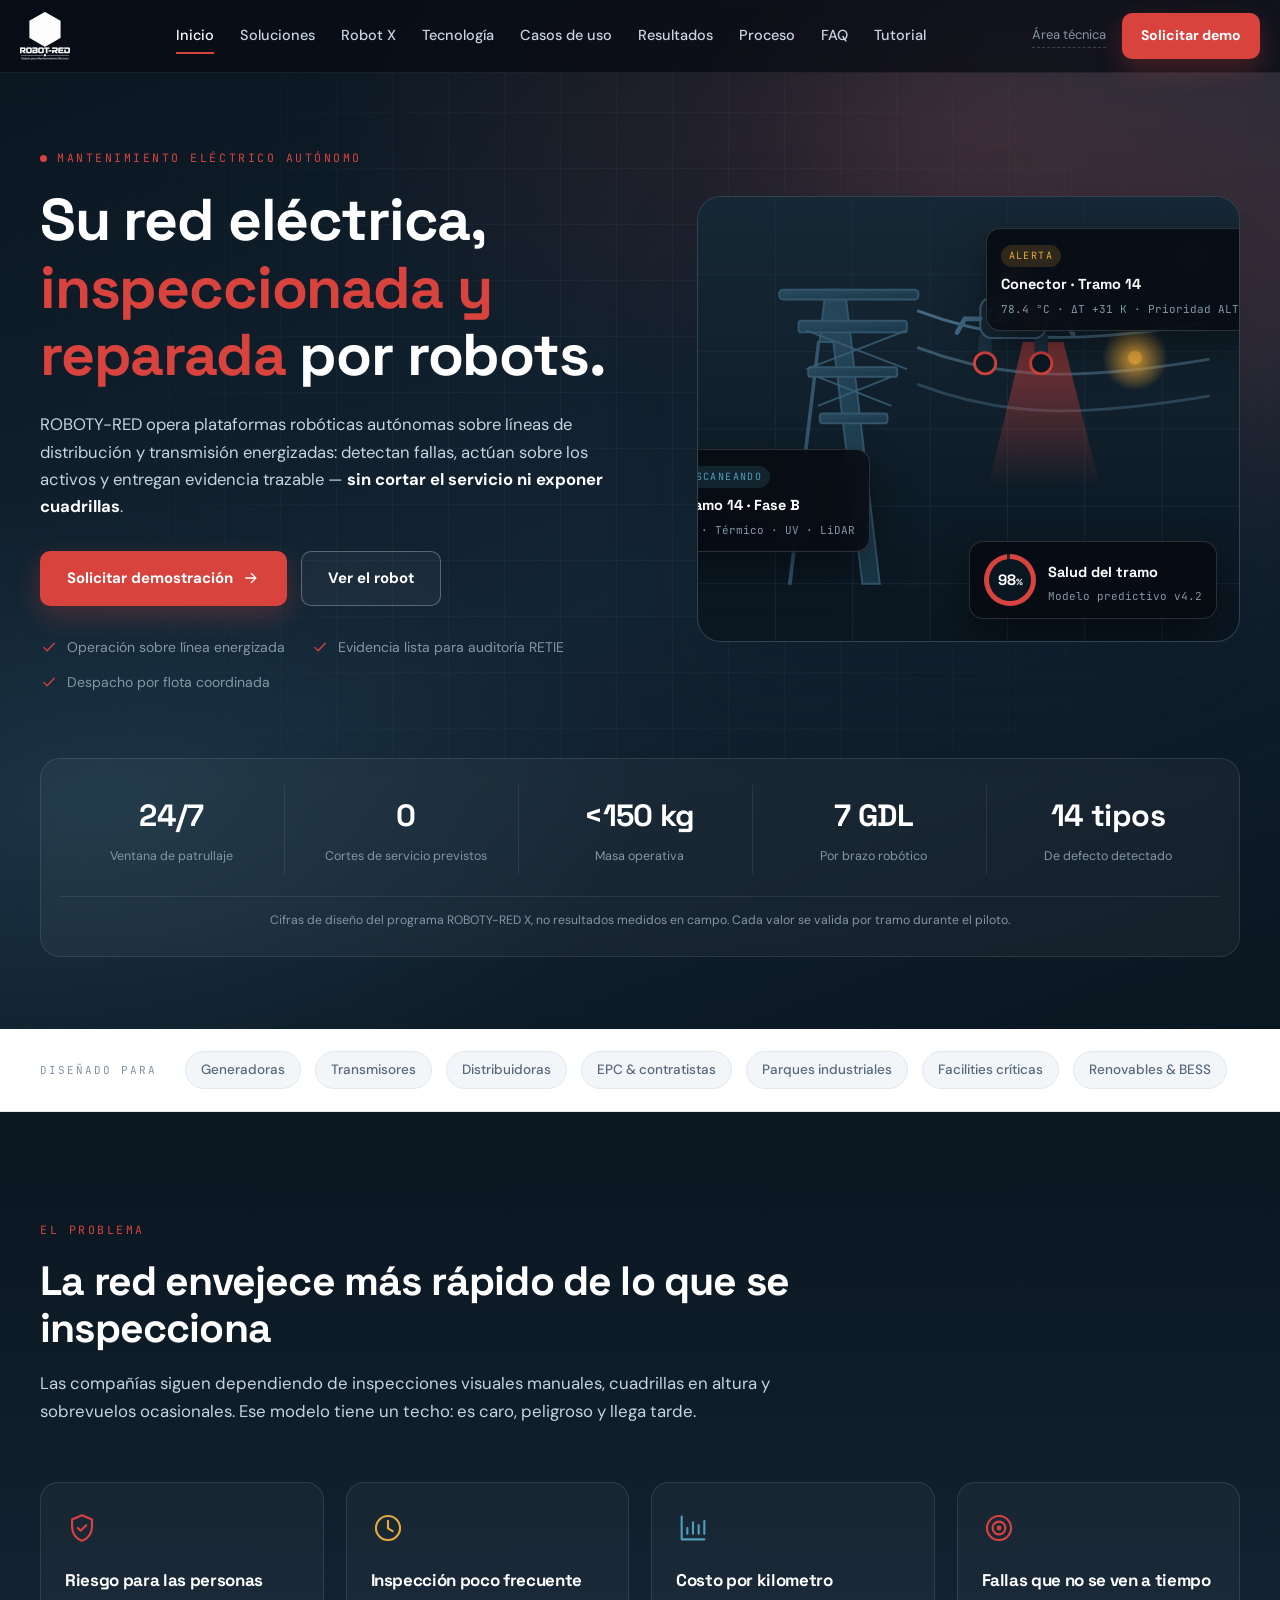
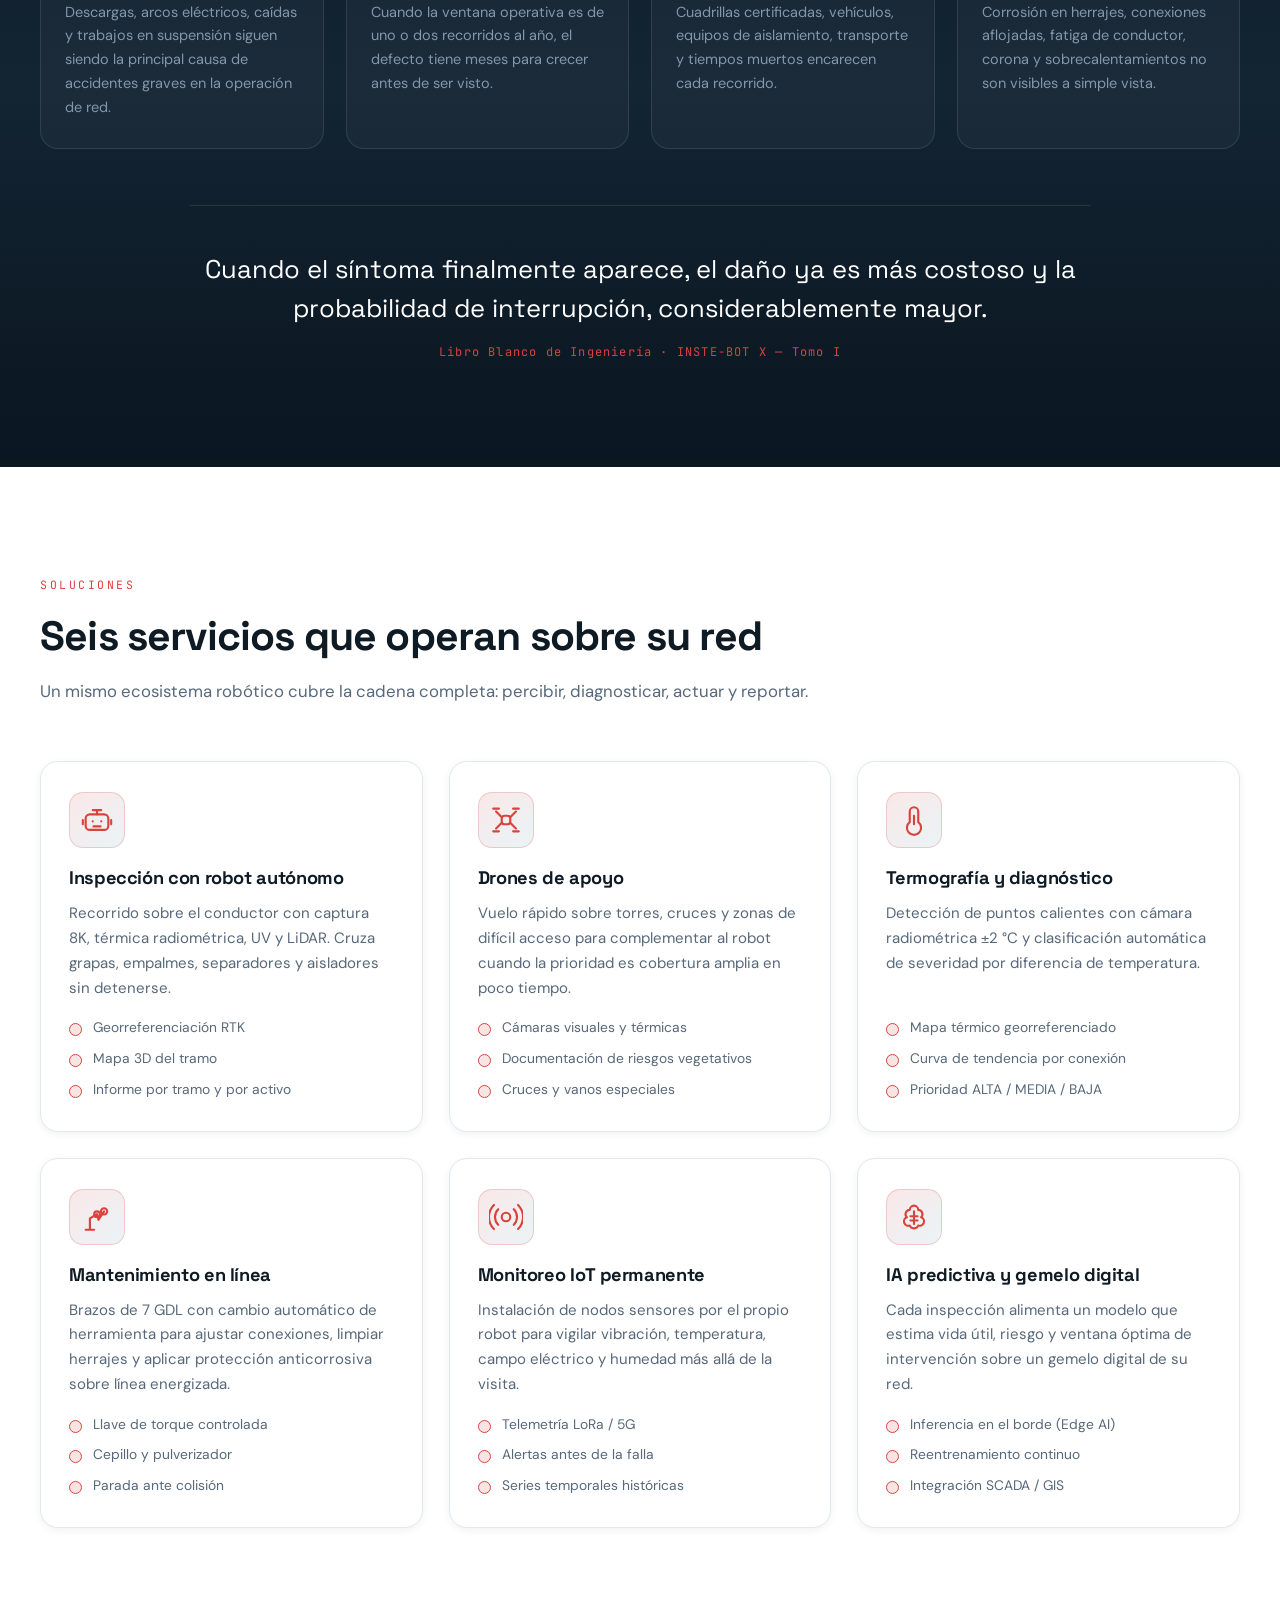
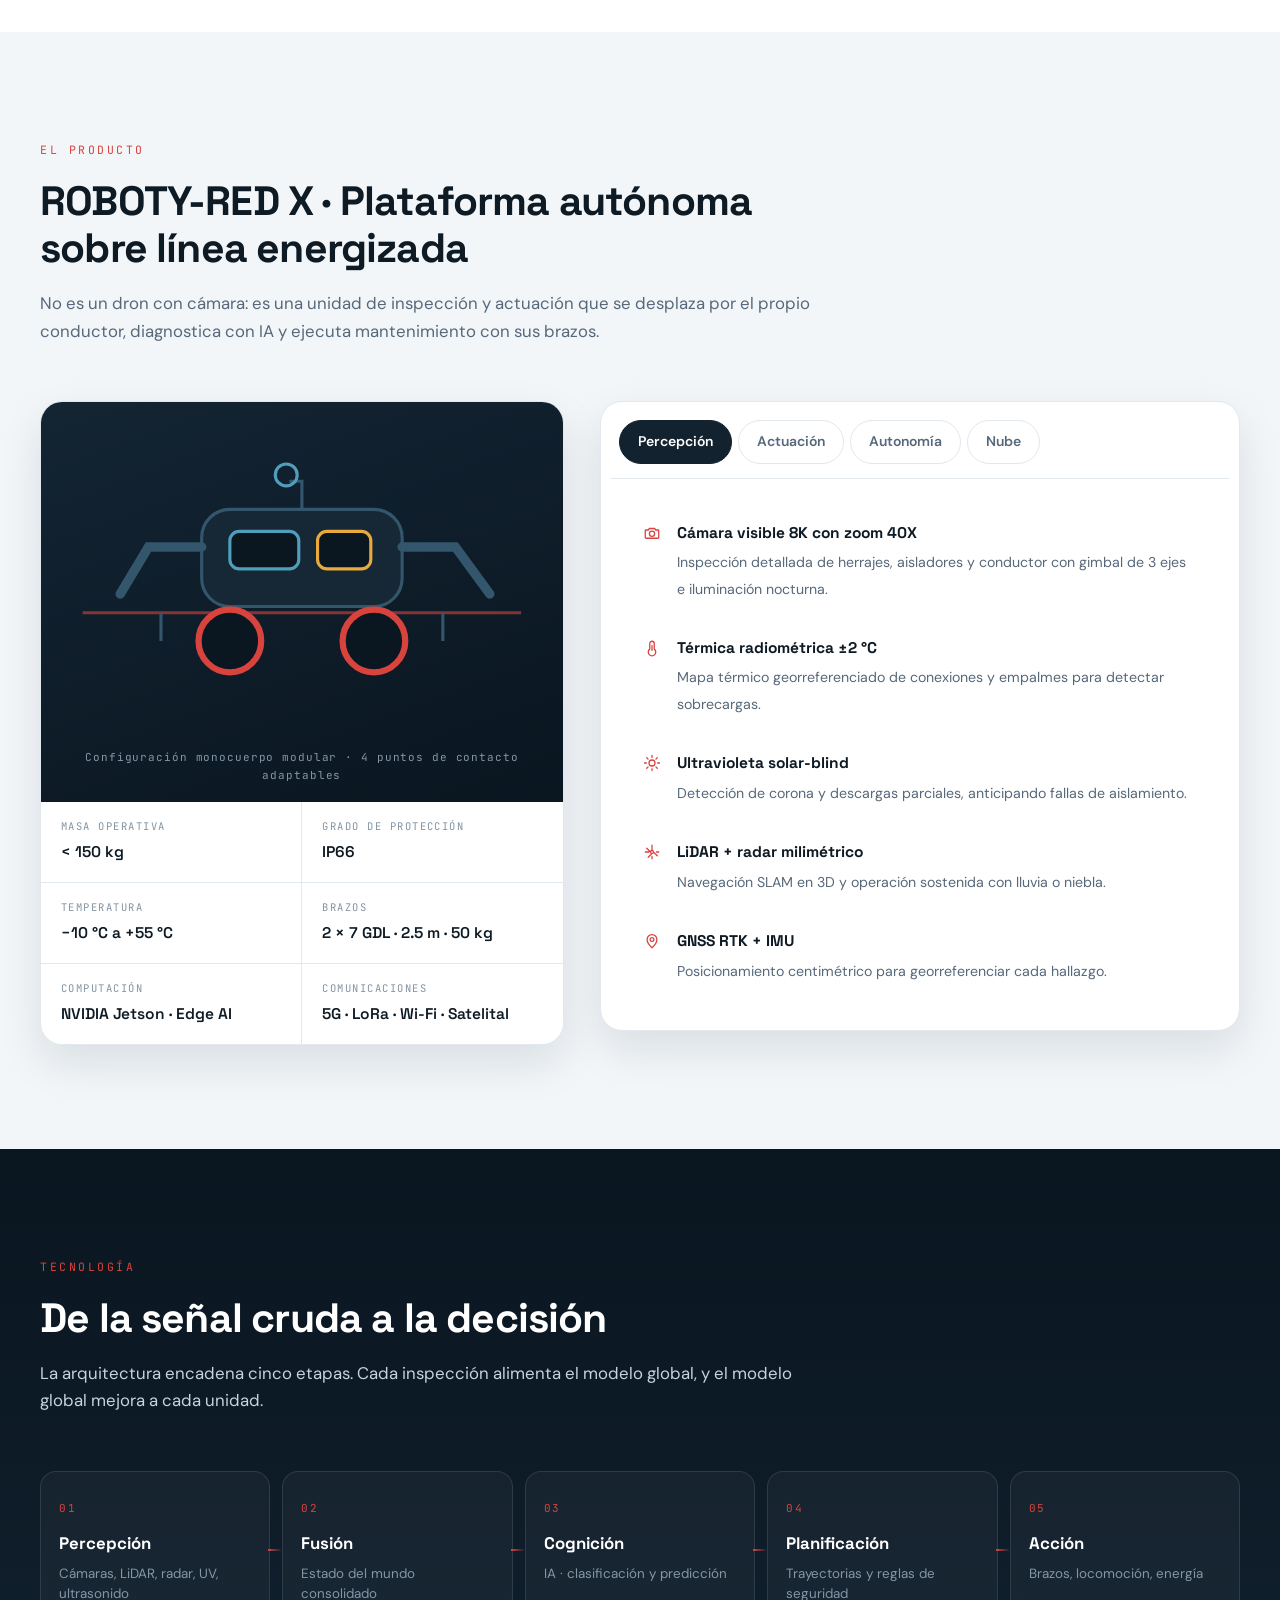
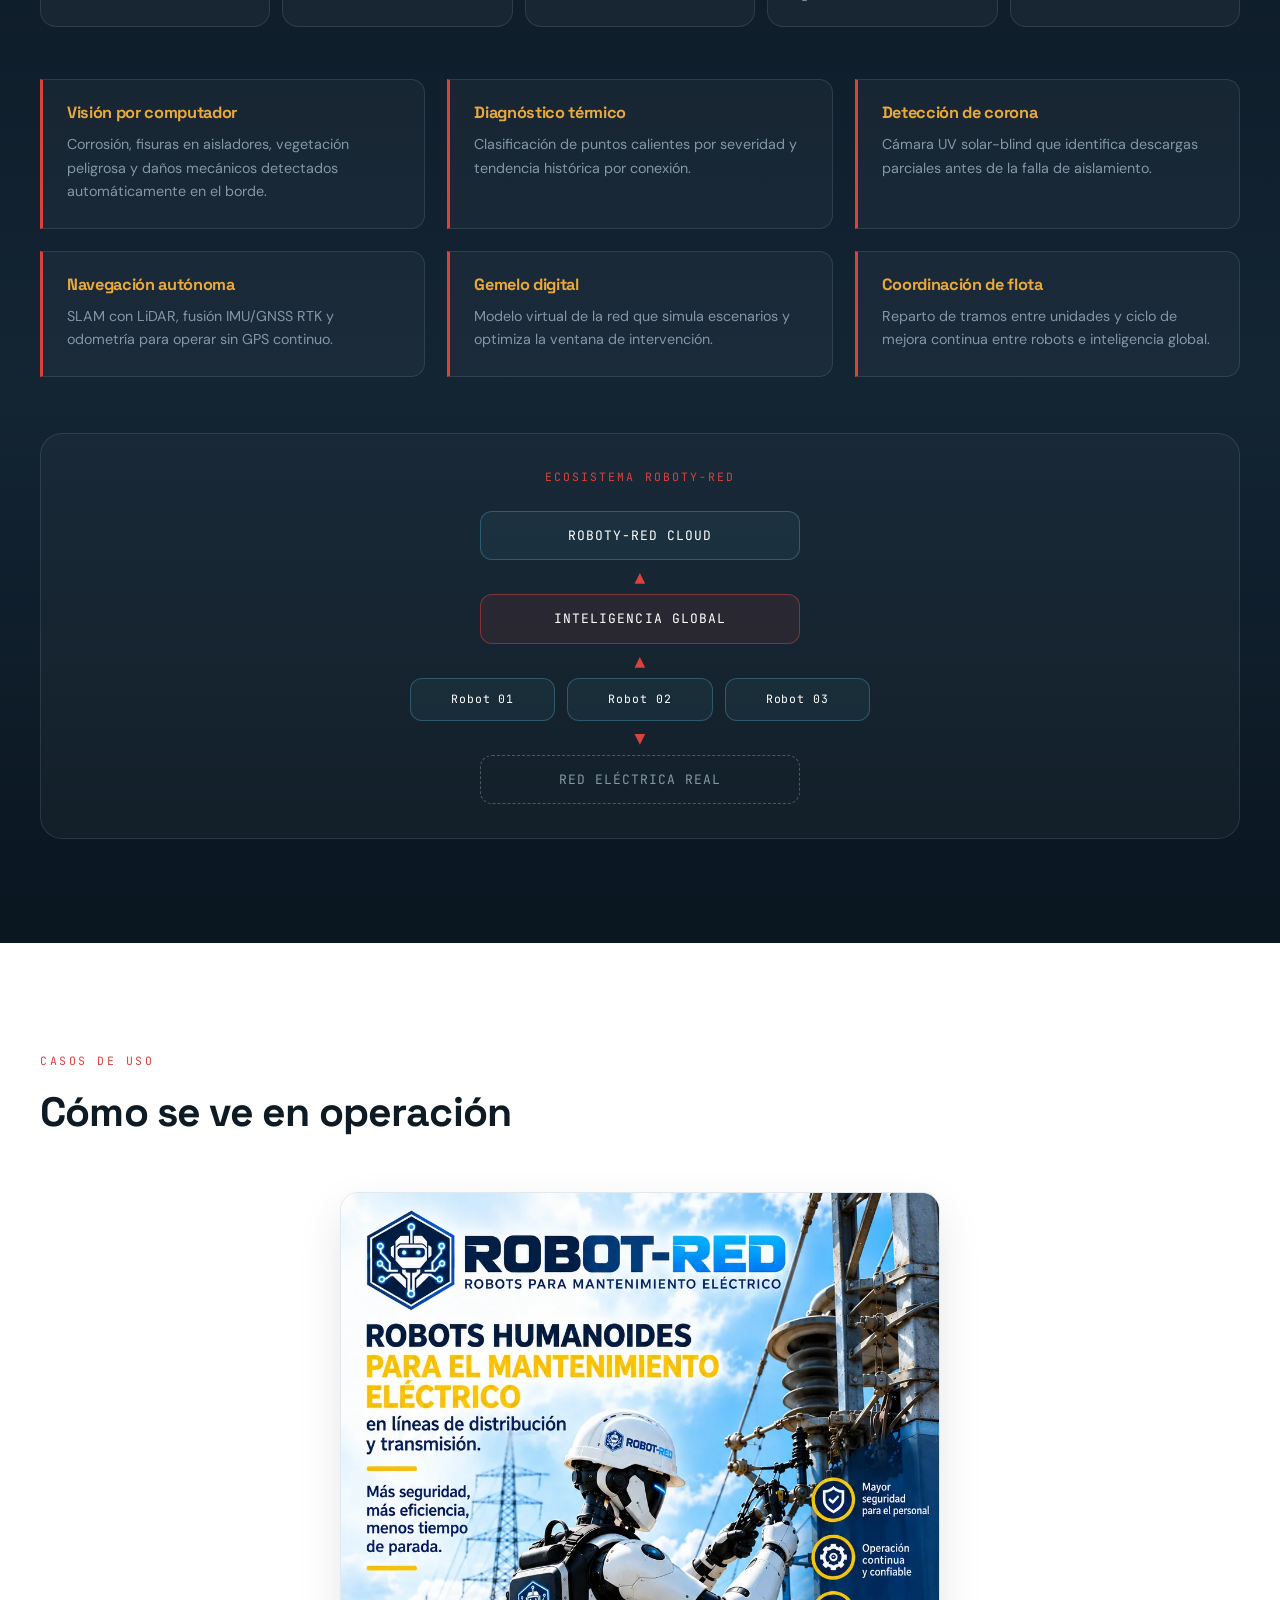
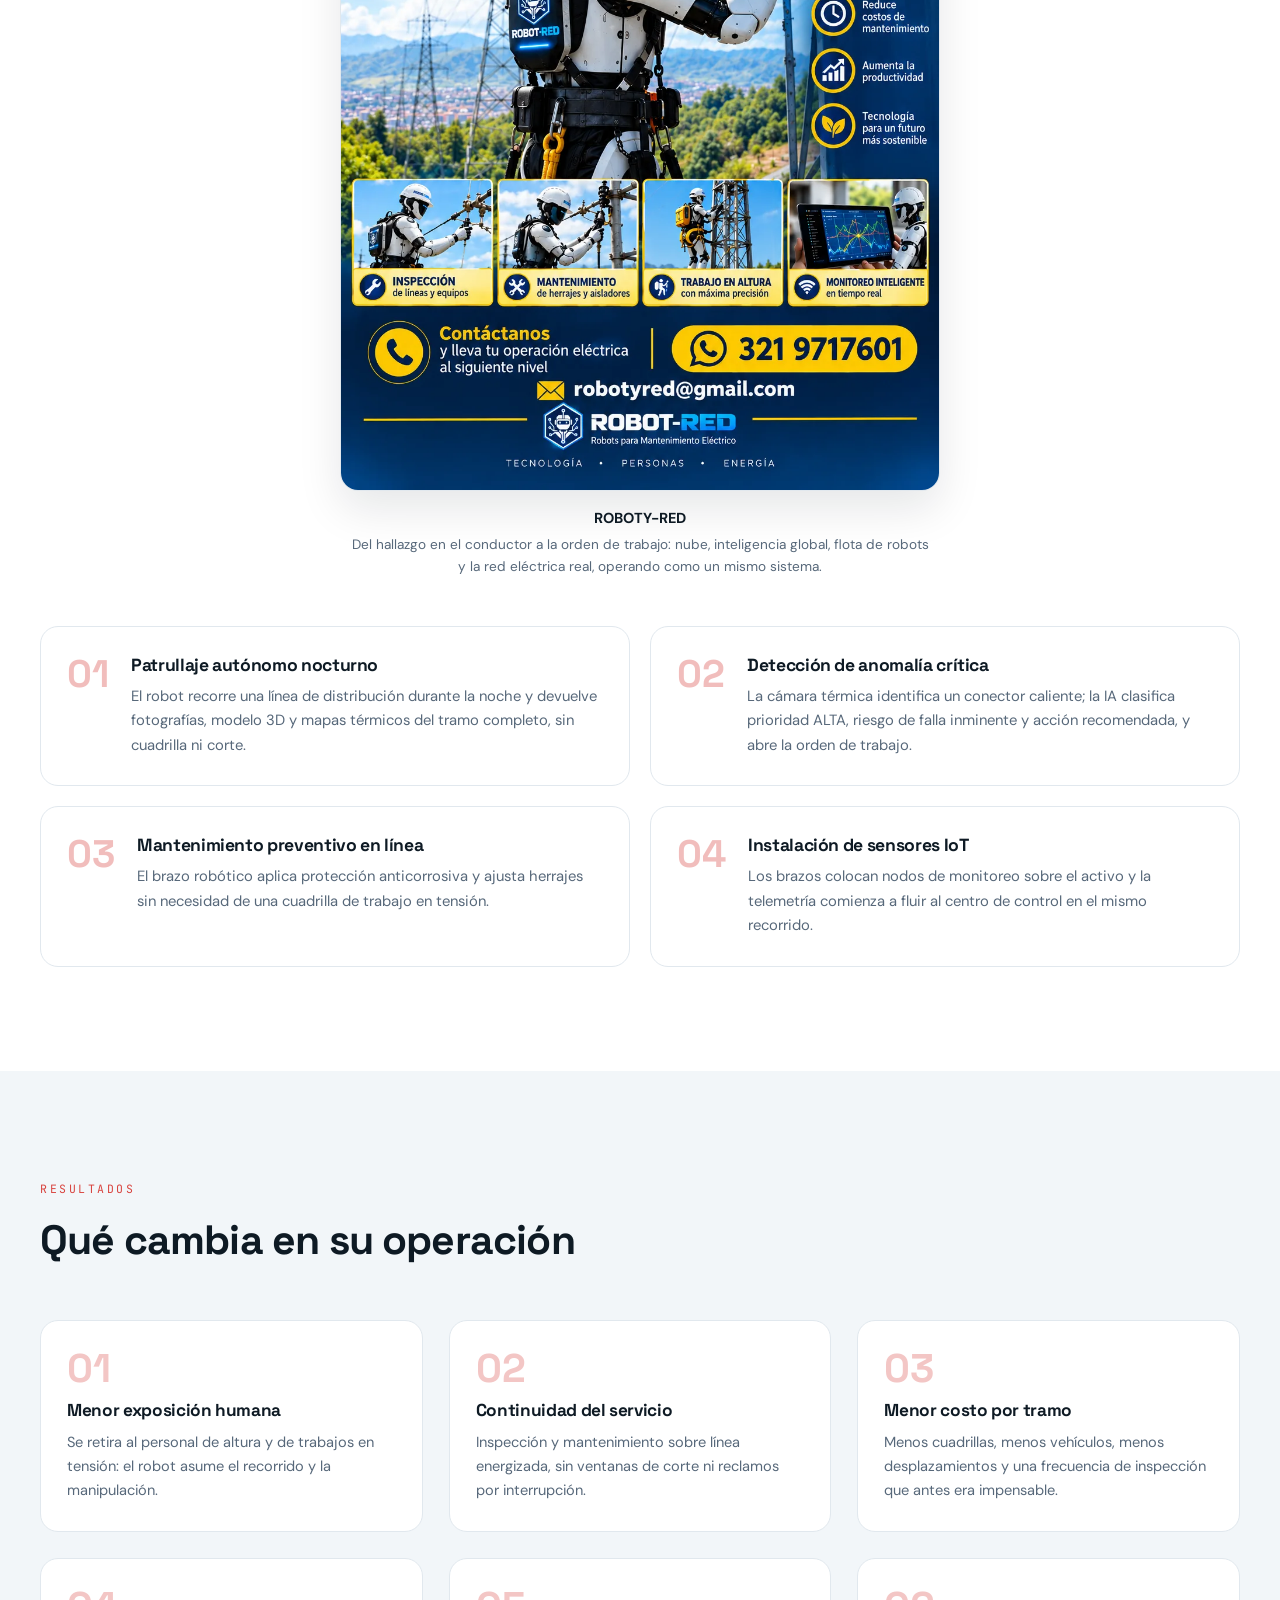
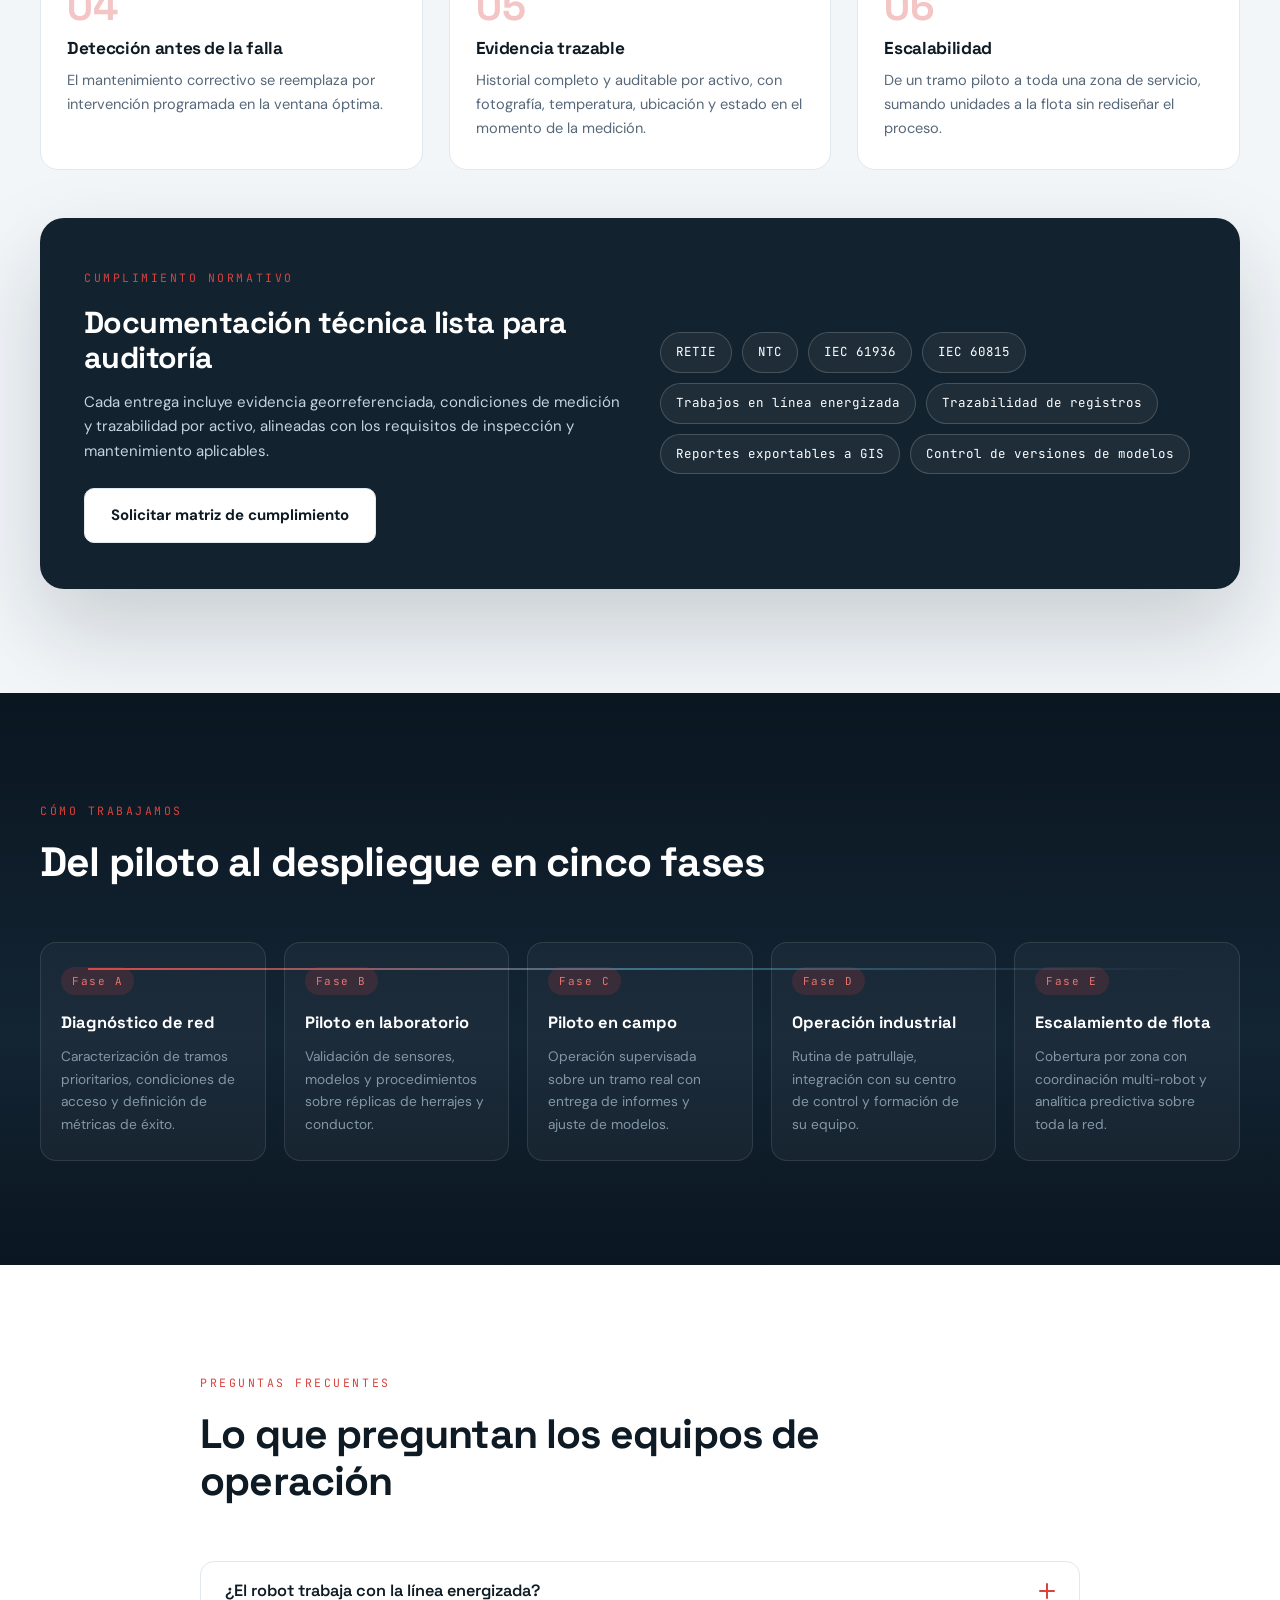
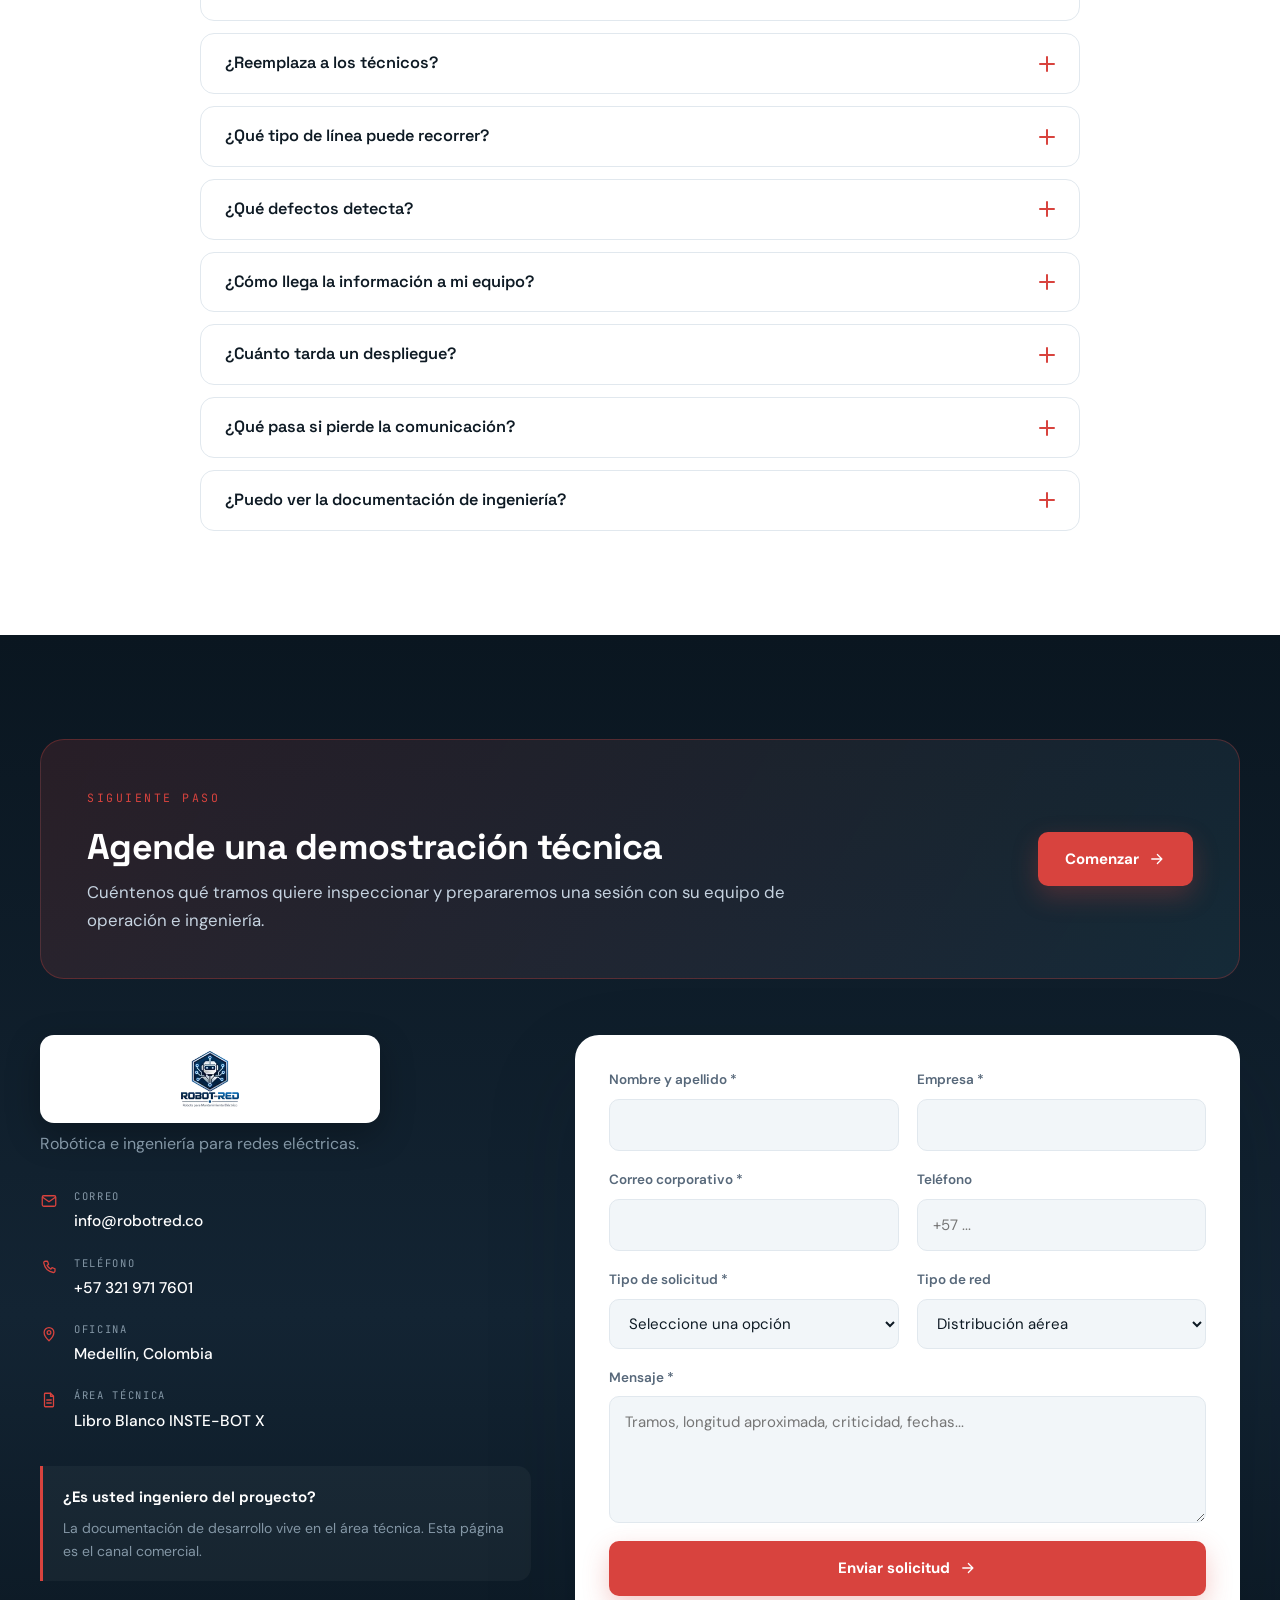
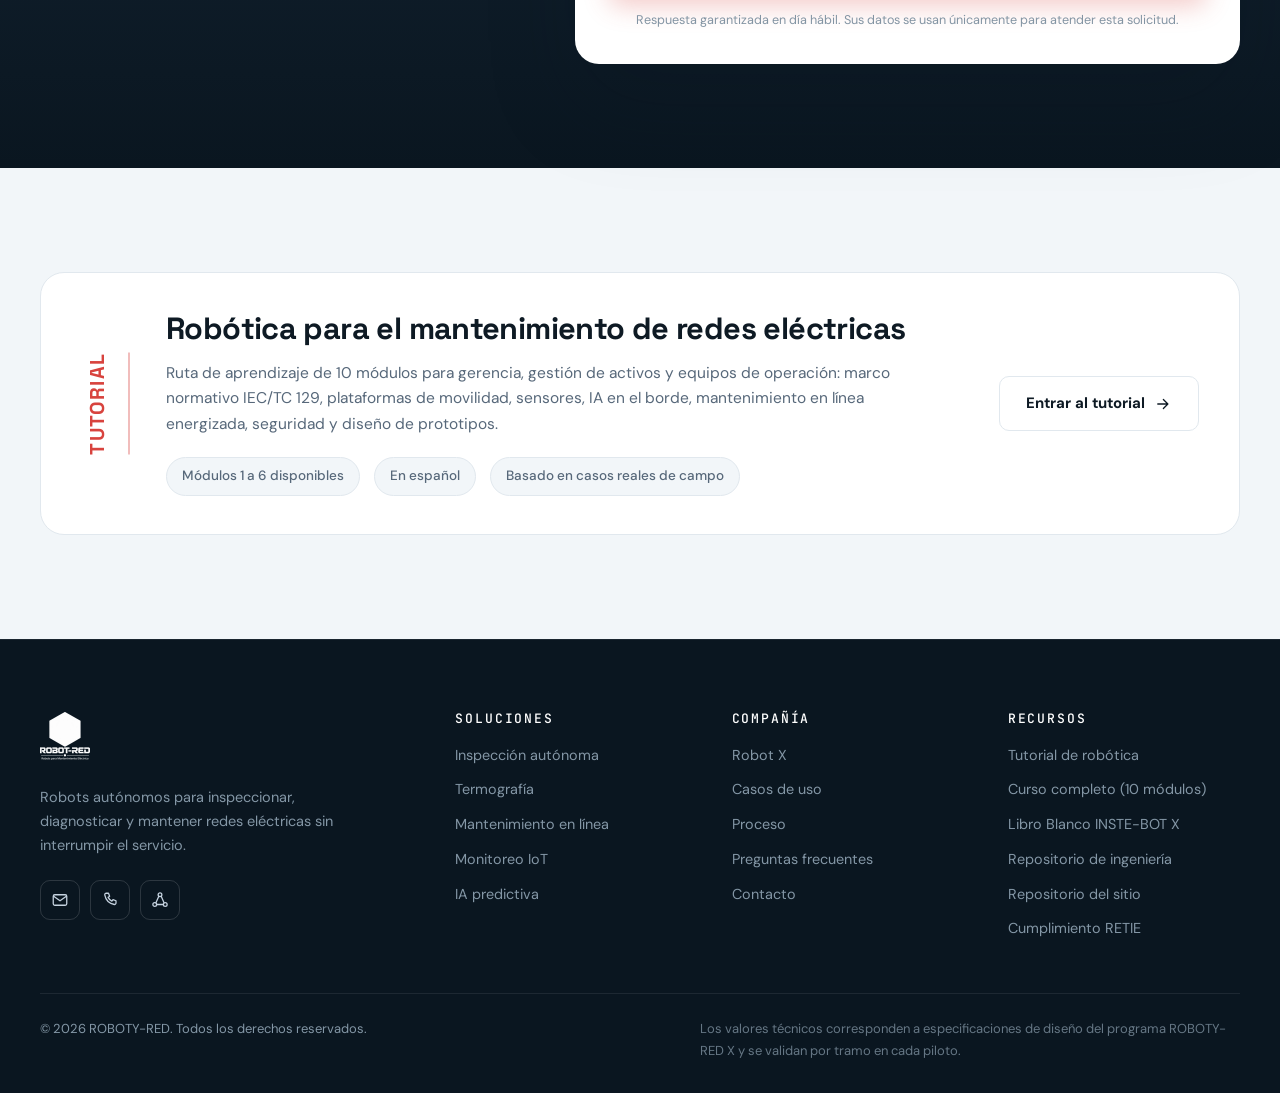
<file: index.html>
<!DOCTYPE html>
<html lang="es">
<head>
  <meta charset="UTF-8">
  <meta name="viewport" content="width=device-width, initial-scale=1.0">
  <title>ROBOTY-RED — Robots autónomos para el mantenimiento de redes eléctricas</title>
  <meta name="description" content="ROBOTY-RED diseña y opera robots autónomos, drones y sistemas de IA para inspeccionar y mantener líneas de distribución y transmisión eléctrica sin interrumpir el servicio.">
  <meta name="theme-color" content="#0A1620">
  <meta name="author" content="ROBOTY-RED">
  <meta name="robots" content="index, follow">
  <link rel="canonical" href="https://robotred.co/">

  <meta property="og:type" content="website">
  <meta property="og:locale" content="es_CO">
  <meta property="og:site_name" content="ROBOTY-RED">
  <meta property="og:title" content="ROBOTY-RED — Robots autónomos para el mantenimiento de redes eléctricas">
  <meta property="og:description" content="Inspección y mantenimiento autónomo sobre líneas energizadas: visión 8K, térmica radiométrica, detección de corona UV y brazos robóticos.">
  <meta property="og:url" content="https://robotred.co/">
  <meta property="og:image" content="https://robotred.co/assets/og-image.png">
  <meta property="og:image:width" content="1200">
  <meta property="og:image:height" content="630">
  <meta name="twitter:card" content="summary_large_image">
  <meta name="twitter:title" content="ROBOTY-RED — Robots autónomos para el mantenimiento de redes eléctricas">
  <meta name="twitter:description" content="Inspección y mantenimiento autónomo sobre líneas energizadas sin interrumpir el servicio.">
  <meta name="twitter:image" content="https://robotred.co/assets/og-image.png">

  <link rel="icon" href="assets/favicon-32.png" sizes="32x32" type="image/png">
  <link rel="icon" href="assets/favicon-192.png" sizes="192x192" type="image/png">
  <link rel="apple-touch-icon" href="assets/apple-touch-icon.png">
  <link rel="preconnect" href="https://fonts.googleapis.com">
  <link rel="preconnect" href="https://fonts.gstatic.com" crossorigin>
  <link href="https://fonts.googleapis.com/css2?family=Space+Grotesk:wght@500;600;700&family=DM+Sans:opsz,wght@9..40,400;9..40,500;9..40,700&family=JetBrains+Mono:wght@400;500&display=swap" rel="stylesheet">
  <link rel="stylesheet" href="styles.css">

  <script type="application/ld+json">
  {
    "@context": "https://schema.org",
    "@type": "Organization",
    "name": "ROBOTY-RED",
    "url": "https://robotred.co/",
    "description": "Robótica e ingeniería para el mantenimiento de redes eléctricas de distribución y transmisión.",
    "address": {
      "@type": "PostalAddress",
      "addressLocality": "Medellín",
      "addressCountry": "CO"
    },
    "contactPoint": {
      "@type": "ContactPoint",
      "contactType": "comercial",
      "email": "info@robotred.co",
      "telephone": "+57-321-971-7601",
      "availableLanguage": ["es", "en"]
    },
    "makesOffer": [
      {"@type": "Offer", "itemOffered": {"@type": "Service", "name": "Inspección autónoma de líneas eléctricas"}},
      {"@type": "Offer", "itemOffered": {"@type": "Service", "name": "Termografía y diagnóstico de puntos calientes"}},
      {"@type": "Offer", "itemOffered": {"@type": "Service", "name": "Mantenimiento predictivo con inteligencia artificial"}}
    ]
  }
  </script>
</head>
<body>
  <a class="skip-link" href="#contenido">Saltar al contenido</a>
  <div class="progress" id="progress" aria-hidden="true"><span></span></div>

  <svg class="sprite" aria-hidden="true" focusable="false" xmlns="http://www.w3.org/2000/svg">
    <symbol id="i-robot" viewBox="0 0 24 24"><rect x="4" y="8" width="16" height="11" rx="3"/><path d="M12 8V5M9 5h6M9 13h.01M15 13h.01M9.5 16.5h5M2 12v3M22 12v3"/></symbol>
    <symbol id="i-drone" viewBox="0 0 24 24"><rect x="9" y="9" width="6" height="6" rx="2"/><path d="M9 10 5 6M15 10l4-4M9 14l-4 4M15 14l4 4M3 4h4M17 4h4M3 20h4M17 20h4"/></symbol>
    <symbol id="i-thermal" viewBox="0 0 24 24"><path d="M12 3a3 3 0 0 1 3 3v7.5a5 5 0 1 1-6 0V6a3 3 0 0 1 3-3Z"/><path d="M12 9v6"/></symbol>
    <symbol id="i-sensor" viewBox="0 0 24 24"><circle cx="12" cy="12" r="3"/><path d="M6.5 6.5a7.8 7.8 0 0 0 0 11M17.5 6.5a7.8 7.8 0 0 1 0 11M3.5 3.5a12 12 0 0 0 0 17M20.5 3.5a12 12 0 0 1 0 17"/></symbol>
    <symbol id="i-ai" viewBox="0 0 24 24"><path d="M12 4a3 3 0 0 0-3 3 3 3 0 0 0-2 5.2A3 3 0 0 0 9 18a3 3 0 0 0 3 2 3 3 0 0 0 3-2 3 3 0 0 0 2-5.8A3 3 0 0 0 15 7a3 3 0 0 0-3-3Z"/><path d="M12 8v9M9.5 11.5h5M9.5 14.5h5"/></symbol>
    <symbol id="i-wrench" viewBox="0 0 24 24"><path d="M15.5 3.5a5 5 0 0 0-6.2 6.4L3.7 15.5a2 2 0 1 0 2.8 2.8l5.6-5.6a5 5 0 0 0 6.4-6.2l-3 3-2.6-.7-.7-2.6 3-3Z"/></symbol>
    <symbol id="i-camera" viewBox="0 0 24 24"><path d="M4 8h3l1.5-2h7L17 8h3a1 1 0 0 1 1 1v9a1 1 0 0 1-1 1H4a1 1 0 0 1-1-1V9a1 1 0 0 1 1-1Z"/><circle cx="12" cy="13" r="3.5"/></symbol>
    <symbol id="i-lidar" viewBox="0 0 24 24"><path d="M12 3v6M12 21v-3M4.9 6.9l4.2 4.2M14.9 12.9l4.2 4.2M3 12h5M21 12h-3M6.9 19.1l4.2-4.2"/><circle cx="12" cy="12" r="2"/></symbol>
    <symbol id="i-uv" viewBox="0 0 24 24"><circle cx="12" cy="12" r="4"/><path d="M12 2v2.5M12 19.5V22M2 12h2.5M19.5 12H22M5 5l1.8 1.8M17.2 17.2 19 19M19 5l-1.8 1.8M6.8 17.2 5 19"/></symbol>
    <symbol id="i-arm" viewBox="0 0 24 24"><path d="M4 21h6M7 21V13l5-3 1 4 4-6"/><circle cx="17" cy="8" r="2.2"/><circle cx="12" cy="10" r="2"/></symbol>
    <symbol id="i-cloud" viewBox="0 0 24 24"><path d="M7 18a4 4 0 0 1 .6-8A5.5 5.5 0 0 1 18 10.5 3.75 3.75 0 0 1 17.5 18H7Z"/><path d="M12 12v5M9.7 14.3 12 12l2.3 2.3"/></symbol>
    <symbol id="i-shield" viewBox="0 0 24 24"><path d="M12 3l7 3v5.5c0 4.3-2.9 8.1-7 9.5-4.1-1.4-7-5.2-7-9.5V6l7-3Z"/><path d="m9 12 2 2 4-4"/></symbol>
    <symbol id="i-chart" viewBox="0 0 24 24"><path d="M4 20V4M4 20h16"/><path d="M8 16v-4M12 16V8M16 16v-6M20 16v-9"/></symbol>
    <symbol id="i-clock" viewBox="0 0 24 24"><circle cx="12" cy="12" r="8.5"/><path d="M12 7v5.2l3.2 2"/></symbol>
    <symbol id="i-map" viewBox="0 0 24 24"><path d="M12 21s6.5-6 6.5-11a6.5 6.5 0 1 0-13 0C5.5 15 12 21 12 21Z"/><circle cx="12" cy="10" r="2.5"/></symbol>
    <symbol id="i-check" viewBox="0 0 24 24"><path d="m5 12.5 4.5 4.5L19 7"/></symbol>
    <symbol id="i-doc" viewBox="0 0 24 24"><path d="M14 3H7a1 1 0 0 0-1 1v16a1 1 0 0 0 1 1h10a1 1 0 0 0 1-1V7l-4-4Z"/><path d="M14 3v4h4M9 12h6M9 16h6"/></symbol>
    <symbol id="i-target" viewBox="0 0 24 24"><circle cx="12" cy="12" r="8.5"/><circle cx="12" cy="12" r="4.5"/><circle cx="12" cy="12" r="1"/></symbol>
    <symbol id="i-network" viewBox="0 0 24 24"><circle cx="12" cy="5" r="2.5"/><circle cx="5" cy="18" r="2.5"/><circle cx="19" cy="18" r="2.5"/><path d="M10.4 6.9 6.6 15.6M13.6 6.9l3.8 8.7M7.5 18h9"/></symbol>
    <symbol id="i-mail" viewBox="0 0 24 24"><rect x="3" y="5" width="18" height="14" rx="2"/><path d="m3.5 7 8.5 6 8.5-6"/></symbol>
    <symbol id="i-phone" viewBox="0 0 24 24"><path d="M7 3h3l1.5 4-2 1.5a11 11 0 0 0 5 5L16 11.5 20 13v3a2 2 0 0 1-2.2 2A16 16 0 0 1 5 5.2 2 2 0 0 1 7 3Z"/></symbol>
    <symbol id="i-pin" viewBox="0 0 24 24"><path d="M12 21s6.5-6 6.5-11a6.5 6.5 0 1 0-13 0C5.5 15 12 21 12 21Z"/><circle cx="12" cy="10" r="2.5"/></symbol>
    <symbol id="i-arrow" viewBox="0 0 24 24"><path d="M5 12h13M12.5 6l6 6-6 6"/></symbol>
    <symbol id="i-layers" viewBox="0 0 24 24"><path d="m12 3 8.5 4.5L12 12 3.5 7.5 12 3Z"/><path d="m4 12 8 4.3 8-4.3M4 16.5 12 21l8-4.5"/></symbol>
    <symbol id="i-lock" viewBox="0 0 24 24"><rect x="4.5" y="10" width="15" height="10" rx="2"/><path d="M8 10V7.5a4 4 0 0 1 8 0V10"/></symbol>
  </svg>

  <header class="topbar" id="topbar">
    <div class="topbar-inner">
      <a class="brand" href="#inicio" aria-label="ROBOTY-RED — inicio">
        <img class="brand-logo" src="assets/logo-blanco.webp" width="100" height="96" alt="" fetchpriority="high">
      </a>

      <nav class="nav" id="nav" aria-label="Navegación principal">
        <a href="#inicio" class="active">Inicio</a>
        <a href="#soluciones">Soluciones</a>
        <a href="#robot">Robot X</a>
        <a href="#tecnologia">Tecnología</a>
        <a href="#casos">Casos de uso</a>
        <a href="#resultados">Resultados</a>
        <a href="#proceso">Proceso</a>
        <a href="#faq">FAQ</a>
        <a href="tutorial.html">Tutorial</a>
      </nav>

      <div class="topbar-actions">
        <a class="link-tech" href="https://alejandro8aperez.github.io/INSTE-BOT/" target="_blank" rel="noopener">Área técnica</a>
        <a class="btn btn-primary btn-sm" href="#contacto">Solicitar demo</a>
        <button class="nav-toggle" id="navToggle" aria-label="Abrir menú" aria-expanded="false" aria-controls="nav">
          <span></span><span></span><span></span>
        </button>
      </div>
    </div>
  </header>

  <main id="contenido">

    <!-- ============ HERO ============ -->
    <section class="hero" id="inicio">
      <div class="hero-glow" aria-hidden="true"></div>
      <div class="container hero-grid">
        <div class="hero-copy reveal">
          <p class="eyebrow"><span class="dot"></span> Mantenimiento eléctrico autónomo</p>
          <h1>Su red eléctrica, <em>inspeccionada y reparada</em> por robots.</h1>
          <p class="lede">ROBOTY-RED opera plataformas robóticas autónomas sobre líneas de distribución y transmisión energizadas: detectan fallas, actúan sobre los activos y entregan evidencia trazable — <strong>sin cortar el servicio ni exponer cuadrillas</strong>.</p>
          <div class="hero-actions">
            <a class="btn btn-primary" href="#contacto">Solicitar demostración <svg class="ico ico-sm"><use href="#i-arrow"/></svg></a>
            <a class="btn btn-ghost" href="#robot">Ver el robot</a>
          </div>
          <ul class="hero-checks">
            <li><svg class="ico ico-sm"><use href="#i-check"/></svg> Operación sobre línea energizada</li>
            <li><svg class="ico ico-sm"><use href="#i-check"/></svg> Evidencia lista para auditoría RETIE</li>
            <li><svg class="ico ico-sm"><use href="#i-check"/></svg> Despacho por flota coordinada</li>
          </ul>
        </div>

        <div class="hero-stage reveal" data-delay="120">
          <div class="stage-frame">
            <svg class="scene" viewBox="0 0 560 460" role="img" aria-label="Robot autónomo inspeccionando una línea eléctrica energizada">
              <defs>
                <linearGradient id="gSky" x1="0" y1="0" x2="0" y2="1">
                  <stop offset="0%" stop-color="#162835"/><stop offset="100%" stop-color="#0A1620"/>
                </linearGradient>
                <linearGradient id="gTower" x1="0" y1="0" x2="1" y2="1">
                  <stop offset="0%" stop-color="#2A4B5E"/><stop offset="100%" stop-color="#19384A"/>
                </linearGradient>
                <linearGradient id="gScan" x1="0" y1="0" x2="0" y2="1">
                  <stop offset="0%" stop-color="#D8433E" stop-opacity=".55"/>
                  <stop offset="100%" stop-color="#D8433E" stop-opacity="0"/>
                </linearGradient>
                <radialGradient id="gHot" cx="50%" cy="50%">
                  <stop offset="0%" stop-color="#E9A93C"/><stop offset="100%" stop-color="#E9A93C" stop-opacity="0"/>
                </radialGradient>
              </defs>

              <rect width="560" height="460" fill="url(#gSky)"/>
              <g stroke="#1B3242" stroke-width="1" opacity=".7">
                <path d="M0 80h560M0 160h560M0 240h560M0 320h560M0 400h560"/>
                <path d="M80 0v460M160 0v460M240 0v460M320 0v460M400 0v460M480 0v460"/>
              </g>

              <!-- torre -->
              <g fill="url(#gTower)" stroke="#33566C" stroke-width="2">
                <path d="M96 400 132 96h20l36 304h-18l-30-250h-16l-30 250Z"/>
                <rect x="104" y="128" width="112" height="12" rx="3"/>
                <rect x="114" y="176" width="92" height="10" rx="3"/>
                <rect x="126" y="224" width="70" height="10" rx="3"/>
                <rect x="84" y="96" width="144" height="10" rx="4"/>
              </g>
              <g stroke="#3A5F76" stroke-width="2" opacity=".85">
                <path d="M112 138l104 40M216 138 112 178M124 186l76 30M200 186l-76 30"/>
              </g>

              <!-- conductores -->
              <g fill="none" stroke="#44697F" stroke-width="3" stroke-linecap="round">
                <path d="M228 118c90 34 168 34 300 12"/>
                <path d="M228 156c90 34 168 34 300 12" opacity=".75"/>
                <path d="M228 194c90 34 168 34 300 12" opacity=".5"/>
              </g>

              <!-- haz de escaneo -->
              <path class="scan-beam" d="M336 150 300 300h116L378 150Z" fill="url(#gScan)"/>

              <!-- punto caliente -->
              <circle class="hotspot" cx="452" cy="166" r="34" fill="url(#gHot)"/>
              <circle class="hotspot-core" cx="452" cy="166" r="7" fill="#E9A93C"/>

              <!-- robot sobre el conductor -->
              <g class="robot" transform="translate(296 108)">
                <rect x="-6" y="34" width="14" height="26" rx="4" fill="#1B3342"/>
                <rect x="52" y="34" width="14" height="26" rx="4" fill="#1B3342"/>
                <circle cx="1" cy="64" r="11" fill="#0E1A24" stroke="#D8433E" stroke-width="3"/>
                <circle cx="59" cy="64" r="11" fill="#0E1A24" stroke="#D8433E" stroke-width="3"/>
                <rect x="-4" y="-4" width="68" height="42" rx="12" fill="#162835" stroke="#3F6480" stroke-width="2"/>
                <rect x="6" y="6" width="24" height="14" rx="4" fill="#0E1A24" stroke="#4F9FBC" stroke-width="2"/>
                <circle class="led" cx="18" cy="13" r="3.5" fill="#4F9FBC"/>
                <rect x="38" y="6" width="18" height="14" rx="4" fill="#0E1A24" stroke="#D8433E" stroke-width="2"/>
                <path d="M64 18h18l10 16" fill="none" stroke="#3F6480" stroke-width="5" stroke-linecap="round"/>
                <path d="M-4 18h-16l-8 14" fill="none" stroke="#3F6480" stroke-width="5" stroke-linecap="round"/>
                <rect x="14" y="-16" width="30" height="14" rx="4" fill="#0E1A24" stroke="#3F6480" stroke-width="2"/>
                <path d="M29 -16v-10" stroke="#3F6480" stroke-width="3"/>
                <circle cx="29" cy="-30" r="5" fill="#D8433E" class="led"/>
              </g>

              <!-- enlaces de datos -->
              <g class="data-links" stroke="#4F9FBC" stroke-width="1.5" fill="none" opacity=".55" stroke-dasharray="5 7">
                <path d="M348 96 440 60h72"/>
                <path d="M348 132 460 118h60"/>
              </g>
              <g fill="#4F9FBC">
                <circle class="pulse" cx="512" cy="60" r="4"/>
                <circle class="pulse" cx="520" cy="118" r="4" style="animation-delay:.6s"/>
              </g>
            </svg>

            <div class="hud hud-1">
              <span class="hud-tag hud-alert">ALERTA</span>
              <strong>Conector · Tramo 14</strong>
              <span class="hud-meta">78.4 °C · ΔT +31 K · Prioridad ALTA</span>
            </div>
            <div class="hud hud-2">
              <span class="hud-tag">ESCANEANDO</span>
              <strong>Tramo 14 · Fase B</strong>
              <span class="hud-meta">8K · Térmico · UV · LiDAR</span>
            </div>
            <div class="hud hud-3">
              <div class="ring"><span>98<small>%</small></span></div>
              <div>
                <strong>Salud del tramo</strong>
                <span class="hud-meta">Modelo predictivo v4.2</span>
              </div>
            </div>
          </div>
        </div>
      </div>

      <div class="container metric-band reveal">
        <div class="metric"><strong data-count="24" data-suffix="/7">24/7</strong><span>Ventana de patrullaje</span></div>
        <div class="metric"><strong data-count="0" data-suffix="">0</strong><span>Cortes de servicio previstos</span></div>
        <div class="metric"><strong data-count="150" data-prefix="<" data-suffix=" kg">&lt;150 kg</strong><span>Masa operativa</span></div>
        <div class="metric"><strong data-count="7" data-suffix=" GDL">7 GDL</strong><span>Por brazo robótico</span></div>
        <div class="metric"><strong data-count="14" data-suffix=" tipos">14 tipos</strong><span>De defecto detectado</span></div>
        <p class="metric-note">Cifras de diseño del programa ROBOTY-RED X, no resultados medidos en campo. Cada valor se valida por tramo durante el piloto.</p>
      </div>
    </section>

    <!-- ============ SECTORES ============ -->
    <section class="strip" aria-label="Sectores atendidos">
      <div class="container strip-inner">
        <span class="strip-label">Diseñado para</span>
        <ul class="strip-list">
          <li>Generadoras</li>
          <li>Transmisores</li>
          <li>Distribuidoras</li>
          <li>EPC &amp; contratistas</li>
          <li>Parques industriales</li>
          <li>Facilities críticas</li>
          <li>Renovables &amp; BESS</li>
        </ul>
      </div>
    </section>

    <!-- ============ PROBLEMA ============ -->
    <section class="section section-dark" id="problema">
      <div class="container">
        <div class="sec-head reveal">
          <p class="eyebrow">El problema</p>
          <h2>La red envejece más rápido de lo que se inspecciona</h2>
          <p class="sec-lede">Las compañías siguen dependiendo de inspecciones visuales manuales, cuadrillas en altura y sobrevuelos ocasionales. Ese modelo tiene un techo: es caro, peligroso y llega tarde.</p>
        </div>

        <div class="grid-4">
          <article class="card-dark reveal">
            <svg class="ico ico-lg c-red"><use href="#i-shield"/></svg>
            <h3>Riesgo para las personas</h3>
            <p>Descargas, arcos eléctricos, caídas y trabajos en suspensión siguen siendo la principal causa de accidentes graves en la operación de red.</p>
          </article>
          <article class="card-dark reveal" data-delay="80">
            <svg class="ico ico-lg c-amber"><use href="#i-clock"/></svg>
            <h3>Inspección poco frecuente</h3>
            <p>Cuando la ventana operativa es de uno o dos recorridos al año, el defecto tiene meses para crecer antes de ser visto.</p>
          </article>
          <article class="card-dark reveal" data-delay="160">
            <svg class="ico ico-lg c-blue"><use href="#i-chart"/></svg>
            <h3>Costo por kilometro</h3>
            <p>Cuadrillas certificadas, vehículos, equipos de aislamiento, transporte y tiempos muertos encarecen cada recorrido.</p>
          </article>
          <article class="card-dark reveal" data-delay="240">
            <svg class="ico ico-lg c-red"><use href="#i-target"/></svg>
            <h3>Fallas que no se ven a tiempo</h3>
            <p>Corrosión en herrajes, conexiones aflojadas, fatiga de conductor, corona y sobrecalentamientos no son visibles a simple vista.</p>
          </article>
        </div>

        <blockquote class="quote reveal">
          <p>Cuando el síntoma finalmente aparece, el daño ya es más costoso y la probabilidad de interrupción, considerablemente mayor.</p>
          <cite>Libro Blanco de Ingeniería · INSTE-BOT X — Tomo I</cite>
        </blockquote>
      </div>
    </section>

    <!-- ============ SOLUCIONES ============ -->
    <section class="section" id="soluciones">
      <div class="container">
        <div class="sec-head reveal">
          <p class="eyebrow">Soluciones</p>
          <h2>Seis servicios que operan sobre su red</h2>
          <p class="sec-lede">Un mismo ecosistema robótico cubre la cadena completa: percibir, diagnosticar, actuar y reportar.</p>
        </div>

        <div class="grid-3">
          <article class="card reveal">
            <span class="card-ico"><svg class="ico ico-lg"><use href="#i-robot"/></svg></span>
            <h3>Inspección con robot autónomo</h3>
            <p>Recorrido sobre el conductor con captura 8K, térmica radiométrica, UV y LiDAR. Cruza grapas, empalmes, separadores y aisladores sin detenerse.</p>
            <ul class="ticks">
              <li>Georreferenciación RTK</li>
              <li>Mapa 3D del tramo</li>
              <li>Informe por tramo y por activo</li>
            </ul>
          </article>

          <article class="card reveal" data-delay="80">
            <span class="card-ico"><svg class="ico ico-lg"><use href="#i-drone"/></svg></span>
            <h3>Drones de apoyo</h3>
            <p>Vuelo rápido sobre torres, cruces y zonas de difícil acceso para complementar al robot cuando la prioridad es cobertura amplia en poco tiempo.</p>
            <ul class="ticks">
              <li>Cámaras visuales y térmicas</li>
              <li>Documentación de riesgos vegetativos</li>
              <li>Cruces y vanos especiales</li>
            </ul>
          </article>

          <article class="card reveal" data-delay="160">
            <span class="card-ico"><svg class="ico ico-lg"><use href="#i-thermal"/></svg></span>
            <h3>Termografía y diagnóstico</h3>
            <p>Detección de puntos calientes con cámara radiométrica ±2 °C y clasificación automática de severidad por diferencia de temperatura.</p>
            <ul class="ticks">
              <li>Mapa térmico georreferenciado</li>
              <li>Curva de tendencia por conexión</li>
              <li>Prioridad ALTA / MEDIA / BAJA</li>
            </ul>
          </article>

          <article class="card reveal">
            <span class="card-ico"><svg class="ico ico-lg"><use href="#i-arm"/></svg></span>
            <h3>Mantenimiento en línea</h3>
            <p>Brazos de 7 GDL con cambio automático de herramienta para ajustar conexiones, limpiar herrajes y aplicar protección anticorrosiva sobre línea energizada.</p>
            <ul class="ticks">
              <li>Llave de torque controlada</li>
              <li>Cepillo y pulverizador</li>
              <li>Parada ante colisión</li>
            </ul>
          </article>

          <article class="card reveal" data-delay="80">
            <span class="card-ico"><svg class="ico ico-lg"><use href="#i-sensor"/></svg></span>
            <h3>Monitoreo IoT permanente</h3>
            <p>Instalación de nodos sensores por el propio robot para vigilar vibración, temperatura, campo eléctrico y humedad más allá de la visita.</p>
            <ul class="ticks">
              <li>Telemetría LoRa / 5G</li>
              <li>Alertas antes de la falla</li>
              <li>Series temporales históricas</li>
            </ul>
          </article>

          <article class="card reveal" data-delay="160">
            <span class="card-ico"><svg class="ico ico-lg"><use href="#i-ai"/></svg></span>
            <h3>IA predictiva y gemelo digital</h3>
            <p>Cada inspección alimenta un modelo que estima vida útil, riesgo y ventana óptima de intervención sobre un gemelo digital de su red.</p>
            <ul class="ticks">
              <li>Inferencia en el borde (Edge AI)</li>
              <li>Reentrenamiento continuo</li>
              <li>Integración SCADA / GIS</li>
            </ul>
          </article>
        </div>
      </div>
    </section>

    <!-- ============ ROBOT X ============ -->
    <section class="section section-alt" id="robot">
      <div class="container">
        <div class="sec-head reveal">
          <p class="eyebrow">El producto</p>
          <h2>ROBOTY-RED X · Plataforma autónoma sobre línea energizada</h2>
          <p class="sec-lede">No es un dron con cámara: es una unidad de inspección y actuación que se desplaza por el propio conductor, diagnostica con IA y ejecuta mantenimiento con sus brazos.</p>
        </div>

        <div class="robot-layout">
          <div class="spec-panel reveal">
            <div class="spec-hero">
              <div class="spec-silhouette" aria-hidden="true">
                <svg viewBox="0 0 300 200">
                  <g stroke="#33566C" stroke-width="2" fill="none">
                    <path d="M10 118h280" stroke="#D8433E" stroke-opacity=".6"/>
                    <rect x="86" y="52" width="128" height="62" rx="18" fill="#162835"/>
                    <rect x="104" y="66" width="44" height="24" rx="6" fill="#0A1620" stroke="#4F9FBC"/>
                    <rect x="160" y="66" width="34" height="24" rx="6" fill="#0A1620" stroke="#E9A93C"/>
                    <circle cx="104" cy="136" r="20" fill="#0A1620" stroke="#D8433E" stroke-width="4"/>
                    <circle cx="196" cy="136" r="20" fill="#0A1620" stroke="#D8433E" stroke-width="4"/>
                    <path d="M214 76h34l22 30M86 76H52L34 106" stroke-width="6" stroke-linecap="round"/>
                    <path d="M150 52V34h-8" />
                    <circle cx="140" cy="30" r="7" stroke="#4F9FBC"/>
                    <path d="M60 118v18M240 118v18"/>
                  </g>
                </svg>
              </div>
              <p class="spec-caption">Configuración monocuerpo modular · 4 puntos de contacto adaptables</p>
            </div>

            <dl class="spec-list">
              <div><dt>Masa operativa</dt><dd>&lt; 150 kg</dd></div>
              <div><dt>Grado de protección</dt><dd>IP66</dd></div>
              <div><dt>Temperatura</dt><dd>−10 °C a +55 °C</dd></div>
              <div><dt>Brazos</dt><dd>2 × 7 GDL · 2.5 m · 50 kg</dd></div>
              <div><dt>Computación</dt><dd>NVIDIA Jetson · Edge AI</dd></div>
              <div><dt>Comunicaciones</dt><dd>5G · LoRa · Wi-Fi · Satelital</dd></div>
            </dl>
          </div>

          <div class="tabs reveal" data-delay="120">
            <div class="tablist" role="tablist" aria-label="Capacidades del robot">
              <button role="tab" id="tab-1" aria-controls="panel-1" aria-selected="true" class="tab active">Percepción</button>
              <button role="tab" id="tab-2" aria-controls="panel-2" aria-selected="false" class="tab">Actuación</button>
              <button role="tab" id="tab-3" aria-controls="panel-3" aria-selected="false" class="tab">Autonomía</button>
              <button role="tab" id="tab-4" aria-controls="panel-4" aria-selected="false" class="tab">Nube</button>
            </div>

            <div class="tabpanel active" id="panel-1" role="tabpanel" aria-labelledby="tab-1">
              <ul class="feature-list">
                <li><svg class="ico ico-sm"><use href="#i-camera"/></svg><div><strong>Cámara visible 8K con zoom 40X</strong><span>Inspección detallada de herrajes, aisladores y conductor con gimbal de 3 ejes e iluminación nocturna.</span></div></li>
                <li><svg class="ico ico-sm"><use href="#i-thermal"/></svg><div><strong>Térmica radiométrica ±2 °C</strong><span>Mapa térmico georreferenciado de conexiones y empalmes para detectar sobrecargas.</span></div></li>
                <li><svg class="ico ico-sm"><use href="#i-uv"/></svg><div><strong>Ultravioleta solar-blind</strong><span>Detección de corona y descargas parciales, anticipando fallas de aislamiento.</span></div></li>
                <li><svg class="ico ico-sm"><use href="#i-lidar"/></svg><div><strong>LiDAR + radar milimétrico</strong><span>Navegación SLAM en 3D y operación sostenida con lluvia o niebla.</span></div></li>
                <li><svg class="ico ico-sm"><use href="#i-map"/></svg><div><strong>GNSS RTK + IMU</strong><span>Posicionamiento centimétrico para georreferenciar cada hallazgo.</span></div></li>
              </ul>
            </div>

            <div class="tabpanel" id="panel-2" role="tabpanel" aria-labelledby="tab-2" hidden>
              <ul class="feature-list">
                <li><svg class="ico ico-sm"><use href="#i-arm"/></svg><div><strong>Doble brazo de 7 grados de libertad</strong><span>Alcance de 2.5 m y 50 kg de capacidad por brazo, con control de impedancia para contacto seguro.</span></div></li>
                <li><svg class="ico ico-sm"><use href="#i-wrench"/></svg><div><strong>Cambio automático de herramienta</strong><span>Llave de torque, cepillo, pulverizador, pinza servoaccionada, cámara secundaria y nodo IoT.</span></div></li>
                <li><svg class="ico ico-sm"><use href="#i-shield"/></svg><div><strong>Seguridad de contacto</strong><span>Limitación de fuerza, parada ante colisión y sincronización cooperativa entre ambos brazos.</span></div></li>
                <li><svg class="ico ico-sm"><use href="#i-check"/></svg><div><strong>Tareas ejecutadas</strong><span>Ajuste de conexiones, limpieza de superficies, aplicación de recubrimiento anticorrosivo e instalación de sensores.</span></div></li>
                <li><svg class="ico ico-sm"><use href="#i-target"/></svg><div><strong>Trayectorias planificadas</strong><span>Evitación de colisiones contra la estructura de la línea y los propios conductores.</span></div></li>
              </ul>
            </div>

            <div class="tabpanel" id="panel-3" role="tabpanel" aria-labelledby="tab-3" hidden>
              <ul class="feature-list">
                <li><svg class="ico ico-sm"><use href="#i-robot"/></svg><div><strong>Locomoción adaptable</strong><span>Cuatro puntos de contacto con motores independientes y suspensión activa para cambios de diámetro.</span></div></li>
                <li><svg class="ico ico-sm"><use href="#i-layers"/></svg><div><strong>Cruce automático de obstáculos</strong><span>Grapas de suspensión, empalmes, manguitos, separadores, amortiguadores y aisladores.</span></div></li>
                <li><svg class="ico ico-sm"><use href="#i-network"/></svg><div><strong>Flota cooperativa</strong><span>Unidades que se reparten tramos y comparten hallazgos con una inteligencia global.</span></div></li>
                <li><svg class="ico ico-sm"><use href="#i-lock"/></svg><div><strong>Operación sin corte</strong><span>Trabajo en línea energizada con aislamiento galvánico y apantallamiento electromagnético.</span></div></li>
                <li><svg class="ico ico-sm"><use href="#i-clock"/></svg><div><strong>Resiliencia</strong><span>Continúa la misión ante fallas parciales y regresa a la estación de carga con autonomía propia.</span></div></li>
              </ul>
            </div>

            <div class="tabpanel" id="panel-4" role="tabpanel" aria-labelledby="tab-4" hidden>
              <ul class="feature-list">
                <li><svg class="ico ico-sm"><use href="#i-cloud"/></svg><div><strong>ROBOTY-RED CLOUD</strong><span>Almacenamiento de telemetría, servicio de gemelo digital y API REST para sus sistemas.</span></div></li>
                <li><svg class="ico ico-sm"><use href="#i-ai"/></svg><div><strong>IA en el borde y en la nube</strong><span>Decisión en tiempo real sobre el robot; reentrenamiento continuo de modelos en la nube.</span></div></li>
                <li><svg class="ico ico-sm"><use href="#i-chart"/></svg><div><strong>Centro de control</strong><span>Tablero único para ver alertas, salud de activos, órdenes de trabajo y evidencia.</span></div></li>
                <li><svg class="ico ico-sm"><use href="#i-doc"/></svg><div><strong>Informes y trazabilidad</strong><span>Historial auditable por activo, exportable a GIS, SCADA y sistemas de mantenimiento.</span></div></li>
                <li><svg class="ico ico-sm"><use href="#i-lock"/></svg><div><strong>Control de acceso</strong><span>Autenticación y permisos por rol, con versionado de modelos y actualizaciones OTA.</span></div></li>
              </ul>
            </div>
          </div>
        </div>
      </div>
    </section>

    <!-- ============ TECNOLOGÍA ============ -->
    <section class="section section-dark" id="tecnologia">
      <div class="container">
        <div class="sec-head reveal">
          <p class="eyebrow">Tecnología</p>
          <h2>De la señal cruda a la decisión</h2>
          <p class="sec-lede">La arquitectura encadena cinco etapas. Cada inspección alimenta el modelo global, y el modelo global mejora a cada unidad.</p>
        </div>

        <ol class="pipeline reveal">
          <li><span class="p-num">01</span><strong>Percepción</strong><em>Cámaras, LiDAR, radar, UV, ultrasonido</em></li>
          <li><span class="p-num">02</span><strong>Fusión</strong><em>Estado del mundo consolidado</em></li>
          <li><span class="p-num">03</span><strong>Cognición</strong><em>IA · clasificación y predicción</em></li>
          <li><span class="p-num">04</span><strong>Planificación</strong><em>Trayectorias y reglas de seguridad</em></li>
          <li><span class="p-num">05</span><strong>Acción</strong><em>Brazos, locomoción, energía</em></li>
        </ol>

        <div class="grid-3 tech-grid">
          <article class="card-tech reveal"><h4>Visión por computador</h4><p>Corrosión, fisuras en aisladores, vegetación peligrosa y daños mecánicos detectados automáticamente en el borde.</p></article>
          <article class="card-tech reveal" data-delay="60"><h4>Diagnóstico térmico</h4><p>Clasificación de puntos calientes por severidad y tendencia histórica por conexión.</p></article>
          <article class="card-tech reveal" data-delay="120"><h4>Detección de corona</h4><p>Cámara UV solar-blind que identifica descargas parciales antes de la falla de aislamiento.</p></article>
          <article class="card-tech reveal"><h4>Navegación autónoma</h4><p>SLAM con LiDAR, fusión IMU/GNSS RTK y odometría para operar sin GPS continuo.</p></article>
          <article class="card-tech reveal" data-delay="60"><h4>Gemelo digital</h4><p>Modelo virtual de la red que simula escenarios y optimiza la ventana de intervención.</p></article>
          <article class="card-tech reveal" data-delay="120"><h4>Coordinación de flota</h4><p>Reparto de tramos entre unidades y ciclo de mejora continua entre robots e inteligencia global.</p></article>
        </div>

        <div class="ecosystem reveal">
          <p class="eco-title">Ecosistema ROBOTY-RED</p>
          <div class="eco-flow" role="img" aria-label="Diagrama del ecosistema: nube, inteligencia global, robots y red eléctrica">
            <div class="eco-node">ROBOTY-RED CLOUD</div>
            <span class="eco-arrow">▲</span>
            <div class="eco-node accent">INTELIGENCIA GLOBAL</div>
            <span class="eco-arrow">▲</span>
            <div class="eco-row">
              <div class="eco-node small">Robot 01</div>
              <div class="eco-node small">Robot 02</div>
              <div class="eco-node small">Robot 03</div>
            </div>
            <span class="eco-arrow">▼</span>
            <div class="eco-node ghost">RED ELÉCTRICA REAL</div>
          </div>
        </div>
      </div>
    </section>

    <!-- ============ CASOS DE USO ============ -->
    <section class="section" id="casos">
      <div class="container">
        <div class="sec-head reveal">
          <p class="eyebrow">Casos de uso</p>
          <h2>Cómo se ve en operación</h2>
        </div>

        <figure class="case-figure reveal">
          <picture>
            <source srcset="assets/esquema.webp" type="image/webp">
            <img src="assets/esquema.jpg" width="1024" height="1536" loading="lazy" decoding="async" alt="Esquema del sistema ROBOTY-RED: nube, inteligencia global, flota de robots y red eléctrica">
          </picture>
          <figcaption>
            <strong>ROBOTY-RED</strong>
            Del hallazgo en el conductor a la orden de trabajo: nube, inteligencia global,
            flota de robots y la red eléctrica real, operando como un mismo sistema.
          </figcaption>
        </figure>

        <div class="grid-2 cases">
          <article class="case reveal">
            <span class="case-num">01</span>
            <div>
              <h3>Patrullaje autónomo nocturno</h3>
              <p>El robot recorre una línea de distribución durante la noche y devuelve fotografías, modelo 3D y mapas térmicos del tramo completo, sin cuadrilla ni corte.</p>
            </div>
          </article>
          <article class="case reveal" data-delay="80">
            <span class="case-num">02</span>
            <div>
              <h3>Detección de anomalía crítica</h3>
              <p>La cámara térmica identifica un conector caliente; la IA clasifica prioridad ALTA, riesgo de falla inminente y acción recomendada, y abre la orden de trabajo.</p>
            </div>
          </article>
          <article class="case reveal" data-delay="160">
            <span class="case-num">03</span>
            <div>
              <h3>Mantenimiento preventivo en línea</h3>
              <p>El brazo robótico aplica protección anticorrosiva y ajusta herrajes sin necesidad de una cuadrilla de trabajo en tensión.</p>
            </div>
          </article>
          <article class="case reveal" data-delay="240">
            <span class="case-num">04</span>
            <div>
              <h3>Instalación de sensores IoT</h3>
              <p>Los brazos colocan nodos de monitoreo sobre el activo y la telemetría comienza a fluir al centro de control en el mismo recorrido.</p>
            </div>
          </article>
        </div>
      </div>
    </section>

    <!-- ============ RESULTADOS ============ -->
    <section class="section section-alt" id="resultados">
      <div class="container">
        <div class="sec-head reveal">
          <p class="eyebrow">Resultados</p>
          <h2>Qué cambia en su operación</h2>
        </div>

        <div class="grid-3 benefits">
          <article class="benefit reveal"><span class="b-num">01</span><h3>Menor exposición humana</h3><p>Se retira al personal de altura y de trabajos en tensión: el robot asume el recorrido y la manipulación.</p></article>
          <article class="benefit reveal" data-delay="60"><span class="b-num">02</span><h3>Continuidad del servicio</h3><p>Inspección y mantenimiento sobre línea energizada, sin ventanas de corte ni reclamos por interrupción.</p></article>
          <article class="benefit reveal" data-delay="120"><span class="b-num">03</span><h3>Menor costo por tramo</h3><p>Menos cuadrillas, menos vehículos, menos desplazamientos y una frecuencia de inspección que antes era impensable.</p></article>
          <article class="benefit reveal"><span class="b-num">04</span><h3>Detección antes de la falla</h3><p>El mantenimiento correctivo se reemplaza por intervención programada en la ventana óptima.</p></article>
          <article class="benefit reveal" data-delay="60"><span class="b-num">05</span><h3>Evidencia trazable</h3><p>Historial completo y auditable por activo, con fotografía, temperatura, ubicación y estado en el momento de la medición.</p></article>
          <article class="benefit reveal" data-delay="120"><span class="b-num">06</span><h3>Escalabilidad</h3><p>De un tramo piloto a toda una zona de servicio, sumando unidades a la flota sin rediseñar el proceso.</p></article>
        </div>

        <div class="compliance reveal">
          <div class="compliance-copy">
            <p class="eyebrow">Cumplimiento normativo</p>
            <h3>Documentación técnica lista para auditoría</h3>
            <p>Cada entrega incluye evidencia georreferenciada, condiciones de medición y trazabilidad por activo, alineadas con los requisitos de inspección y mantenimiento aplicables.</p>
            <a class="btn btn-outline" href="#contacto">Solicitar matriz de cumplimiento</a>
          </div>
          <ul class="compliance-tags">
            <li>RETIE</li>
            <li>NTC</li>
            <li>IEC 61936</li>
            <li>IEC 60815</li>
            <li>Trabajos en línea energizada</li>
            <li>Trazabilidad de registros</li>
            <li>Reportes exportables a GIS</li>
            <li>Control de versiones de modelos</li>
          </ul>
        </div>
      </div>
    </section>

    <!-- ============ PROCESO ============ -->
    <section class="section section-dark" id="proceso">
      <div class="container">
        <div class="sec-head reveal">
          <p class="eyebrow">Cómo trabajamos</p>
          <h2>Del piloto al despliegue en cinco fases</h2>
        </div>

        <ol class="timeline">
          <li class="reveal"><span class="t-badge">Fase A</span><strong>Diagnóstico de red</strong><p>Caracterización de tramos prioritarios, condiciones de acceso y definición de métricas de éxito.</p></li>
          <li class="reveal" data-delay="80"><span class="t-badge">Fase B</span><strong>Piloto en laboratorio</strong><p>Validación de sensores, modelos y procedimientos sobre réplicas de herrajes y conductor.</p></li>
          <li class="reveal" data-delay="160"><span class="t-badge">Fase C</span><strong>Piloto en campo</strong><p>Operación supervisada sobre un tramo real con entrega de informes y ajuste de modelos.</p></li>
          <li class="reveal" data-delay="240"><span class="t-badge">Fase D</span><strong>Operación industrial</strong><p>Rutina de patrullaje, integración con su centro de control y formación de su equipo.</p></li>
          <li class="reveal" data-delay="320"><span class="t-badge">Fase E</span><strong>Escalamiento de flota</strong><p>Cobertura por zona con coordinación multi-robot y analítica predictiva sobre toda la red.</p></li>
        </ol>
      </div>
    </section>

    <!-- ============ FAQ ============ -->
    <section class="section" id="faq">
      <div class="container narrow">
        <div class="sec-head reveal">
          <p class="eyebrow">Preguntas frecuentes</p>
          <h2>Lo que preguntan los equipos de operación</h2>
        </div>

        <div class="faq" id="faqList">
          <div class="faq-item reveal">
            <h3><button class="faq-q" aria-expanded="false">¿El robot trabaja con la línea energizada?<span class="faq-ico"></span></button></h3>
            <div class="faq-a" hidden><p>Sí. La plataforma está concebida para operar sobre infraestructura energizada, con aislamiento galvánico, apantallamiento electromagnético y protección contra sobretensiones. Toda operación se planifica bajo los procedimientos de seguridad y las autorizaciones de su compañía.</p></div>
          </div>
          <div class="faq-item reveal">
            <h3><button class="faq-q" aria-expanded="false">¿Reemplaza a los técnicos?<span class="faq-ico"></span></button></h3>
            <div class="faq-a" hidden><p>No. Reemplaza las tareas de mayor riesgo y repetitividad: recorridos en altura, manipulación en tensión y captura manual de evidencia. Su equipo pasa a supervisar, priorizar y ejecutar las intervenciones que requieren criterio.</p></div>
          </div>
          <div class="faq-item reveal">
            <h3><button class="faq-q" aria-expanded="false">¿Qué tipo de línea puede recorrer?<span class="faq-ico"></span></button></h3>
            <div class="faq-a" hidden><p>Distribución y transmisión aéreas con conductores desnudos o aislados. La locomoción es adaptable al diámetro y cruza grapas, empalmes, manguitos, separadores, amortiguadores y aisladores de suspensión.</p></div>
          </div>
          <div class="faq-item reveal">
            <h3><button class="faq-q" aria-expanded="false">¿Qué defectos detecta?<span class="faq-ico"></span></button></h3>
            <div class="faq-a" hidden><p>Corrosión y oxidación de herrajes, aflojamiento de conexiones, fatiga mecánica de conductores, fisuras y contaminación de aisladores, sobrecalentamientos, descargas parciales y corona, además de vegetación en distancia de seguridad.</p></div>
          </div>
          <div class="faq-item reveal">
            <h3><button class="faq-q" aria-expanded="false">¿Cómo llega la información a mi equipo?<span class="faq-ico"></span></button></h3>
            <div class="faq-a" hidden><p>Todo converge en ROBOTY-RED CLOUD: alertas, imágenes, mapas térmicos, modelo 3D e informes por activo. La plataforma expone una API REST y puede integrarse con sus sistemas GIS, SCADA y de gestión de mantenimiento.</p></div>
          </div>
          <div class="faq-item reveal">
            <h3><button class="faq-q" aria-expanded="false">¿Cuánto tarda un despliegue?<span class="faq-ico"></span></button></h3>
            <div class="faq-a" hidden><p>Un piloto típico se estructura en fases de diagnóstico, validación y operación supervisada antes de pasar a operación industrial. El calendario exacto depende del número de tramos, accesos y requisitos de su compañía.</p></div>
          </div>
          <div class="faq-item reveal">
            <h3><button class="faq-q" aria-expanded="false">¿Qué pasa si pierde la comunicación?<span class="faq-ico"></span></button></h3>
            <div class="faq-a" hidden><p>Los enlaces son redundantes (5G / LoRa / satelital) y el robot mantiene lógica de seguridad embarcada: completa la acción segura, se retira a una posición segura y reanuda o regresa a la estación según el protocolo definido.</p></div>
          </div>
          <div class="faq-item reveal">
            <h3><button class="faq-q" aria-expanded="false">¿Puedo ver la documentación de ingeniería?<span class="faq-ico"></span></button></h3>
            <div class="faq-a" hidden><p>Sí. El Libro Blanco de Ingeniería (arquitectura, estado del arte, diseño mecánico, sistema sensorial y brazos) está disponible en el área técnica para equipos de ingeniería y evaluación técnica.</p></div>
          </div>
        </div>
      </div>
    </section>

    <!-- ============ CTA + CONTACTO ============ -->
    <section class="section section-dark" id="contacto">
      <div class="container">
        <div class="cta-band reveal">
          <div>
            <p class="eyebrow">Siguiente paso</p>
            <h2>Agende una demostración técnica</h2>
            <p class="sec-lede">Cuéntenos qué tramos quiere inspeccionar y prepararemos una sesión con su equipo de operación e ingeniería.</p>
          </div>
          <a class="btn btn-primary" href="#form">Comenzar <svg class="ico ico-sm"><use href="#i-arrow"/></svg></a>
        </div>

        <div class="contact-grid">
          <div class="contact-info reveal">
            <div class="logo-full">
              <img src="assets/logo-color.webp" width="100" height="96" alt="ROBOTY-RED — Robótica e ingeniería para redes eléctricas" loading="lazy">
            </div>
            <p class="tagline">Robótica e ingeniería para redes eléctricas.</p>

            <ul class="contact-list">
              <li><svg class="ico ico-sm"><use href="#i-mail"/></svg><div><span>Correo</span><a href="mailto:info@robotred.co">info@robotred.co</a></div></li>
              <li><svg class="ico ico-sm"><use href="#i-phone"/></svg><div><span>Teléfono</span><a href="tel:+573219717601">+57 321 971 7601</a></div></li>
              <li><svg class="ico ico-sm"><use href="#i-pin"/></svg><div><span>Oficina</span><p>Medellín, Colombia</p></div></li>
              <li><svg class="ico ico-sm"><use href="#i-doc"/></svg><div><span>Área técnica</span><a href="https://alejandro8aperez.github.io/INSTE-BOT/" target="_blank" rel="noopener">Libro Blanco INSTE-BOT X</a></div></li>
            </ul>

            <div class="contact-note">
              <strong>¿Es usted ingeniero del proyecto?</strong>
              <p>La documentación de desarrollo vive en el área técnica. Esta página es el canal comercial.</p>
            </div>
          </div>

          <form class="form reveal" id="form" data-delay="100" name="contacto" method="POST" action="/gracias.html" data-netlify="true" netlify-honeypot="bot-field" novalidate>
            <input type="hidden" name="form-name" value="contacto">
            <p class="hp" aria-hidden="true"><label>No complete este campo <input type="text" name="bot-field" tabindex="-1" autocomplete="off"></label></p>
            <div class="form-row">
              <div class="field">
                <label for="nombre">Nombre y apellido *</label>
                <input type="text" id="nombre" name="nombre" autocomplete="name" required>
                <small class="err" data-for="nombre">Indique su nombre.</small>
              </div>
              <div class="field">
                <label for="empresa">Empresa *</label>
                <input type="text" id="empresa" name="empresa" autocomplete="organization" required>
                <small class="err" data-for="empresa">Indique su empresa.</small>
              </div>
            </div>

            <div class="form-row">
              <div class="field">
                <label for="email">Correo corporativo *</label>
                <input type="email" id="email" name="email" autocomplete="email" required>
                <small class="err" data-for="email">Correo no válido.</small>
              </div>
              <div class="field">
                <label for="telefono">Teléfono</label>
                <input type="tel" id="telefono" name="telefono" autocomplete="tel" placeholder="+57 ...">
              </div>
            </div>

            <div class="form-row">
              <div class="field">
                <label for="tipo">Tipo de solicitud *</label>
                <select id="tipo" name="tipo" required>
                  <option value="">Seleccione una opción</option>
                  <option>Demostración del robot</option>
                  <option>Piloto de inspección</option>
                  <option>Cotización de servicio</option>
                  <option>Alianza / integración</option>
                  <option>Información técnica</option>
                </select>
                <small class="err" data-for="tipo">Seleccione una opción.</small>
              </div>
              <div class="field">
                <label for="red">Tipo de red</label>
                <select id="red" name="red">
                  <option>Distribución aérea</option>
                  <option>Transmisión</option>
                  <option>Ambas</option>
                  <option>Instalación industrial</option>
                </select>
              </div>
            </div>

            <div class="field">
              <label for="mensaje">Mensaje *</label>
              <textarea id="mensaje" name="mensaje" rows="4" required placeholder="Tramos, longitud aproximada, criticidad, fechas..."></textarea>
              <small class="err" data-for="mensaje">Escriba un mensaje.</small>
            </div>

            <input type="hidden" name="utm_source" id="utm_source">
            <input type="hidden" name="utm_medium" id="utm_medium">
            <input type="hidden" name="utm_campaign" id="utm_campaign">
            <input type="hidden" name="utm_term" id="utm_term">
            <input type="hidden" name="utm_content" id="utm_content">
            <input type="hidden" name="origen" id="origen">
            <input type="hidden" name="pagina" id="pagina">

            <button type="submit" class="btn btn-primary full" id="formSubmit">Enviar solicitud <svg class="ico ico-sm"><use href="#i-arrow"/></svg></button>
            <p class="form-hint">Respuesta garantizada en día hábil. Sus datos se usan únicamente para atender esta solicitud.</p>
            <p class="form-success" id="formSuccess" role="status" hidden>Solicitud registrada. Si prefiere escribirnos directamente: <a href="mailto:info@robotred.co">info@robotred.co</a></p>
          </form>
        </div>
      </div>
    </section>

    <!-- ============ TUTORIAL ============ -->
    <section class="section section-alt" id="tutorial">
      <div class="container">
        <a class="tut-teaser reveal" href="tutorial.html">
          <span class="tut-teaser-tag">Tutorial</span>
          <div class="tut-teaser-copy">
            <h2>Robótica para el mantenimiento de redes eléctricas</h2>
            <p class="sec-lede">Ruta de aprendizaje de 10 módulos para gerencia, gestión de activos y equipos de operación: marco normativo IEC/TC 129, plataformas de movilidad, sensores, IA en el borde, mantenimiento en línea energizada, seguridad y diseño de prototipos.</p>
            <ul class="strip-list">
              <li>Módulos 1 a 6 disponibles</li>
              <li>En español</li>
              <li>Basado en casos reales de campo</li>
            </ul>
          </div>
          <span class="btn btn-outline">Entrar al tutorial <svg class="ico ico-sm"><use href="#i-arrow"/></svg></span>
        </a>
      </div>
    </section>
  </main>

  <footer class="footer">
    <div class="container footer-grid">
      <div class="footer-brand">
        <a class="brand" href="#inicio" aria-label="ROBOTY-RED — inicio">
          <img class="brand-logo" src="assets/logo-blanco.webp" width="100" height="96" alt="" loading="lazy">
        </a>
        <p>Robots autónomos para inspeccionar, diagnosticar y mantener redes eléctricas sin interrumpir el servicio.</p>
        <div class="social">
          <a href="mailto:info@robotred.co" aria-label="Correo"><svg class="ico ico-sm"><use href="#i-mail"/></svg></a>
          <a href="tel:+573219717601" aria-label="Teléfono"><svg class="ico ico-sm"><use href="#i-phone"/></svg></a>
          <a href="https://github.com/alejandro8aperez/Robotred" target="_blank" rel="noopener" aria-label="GitHub"><svg class="ico ico-sm"><use href="#i-network"/></svg></a>
        </div>
      </div>

      <nav class="footer-col" aria-label="Soluciones">
        <h4>Soluciones</h4>
        <a href="#soluciones">Inspección autónoma</a>
        <a href="#soluciones">Termografía</a>
        <a href="#soluciones">Mantenimiento en línea</a>
        <a href="#soluciones">Monitoreo IoT</a>
        <a href="#soluciones">IA predictiva</a>
      </nav>

      <nav class="footer-col" aria-label="Compañía">
        <h4>Compañía</h4>
        <a href="#robot">Robot X</a>
        <a href="#casos">Casos de uso</a>
        <a href="#proceso">Proceso</a>
        <a href="#faq">Preguntas frecuentes</a>
        <a href="#contacto">Contacto</a>
      </nav>

      <nav class="footer-col" aria-label="Recursos">
        <h4>Recursos</h4>
        <a href="tutorial.html">Tutorial de robótica</a>
        <a href="curso/index.html">Curso completo (10 módulos)</a>
        <a href="https://alejandro8aperez.github.io/INSTE-BOT/" target="_blank" rel="noopener">Libro Blanco INSTE-BOT X</a>
        <a href="https://github.com/alejandro8aperez/INSTE-BOT" target="_blank" rel="noopener">Repositorio de ingeniería</a>
        <a href="https://github.com/alejandro8aperez/Robotred" target="_blank" rel="noopener">Repositorio del sitio</a>
        <a href="#resultados">Cumplimiento RETIE</a>
      </nav>
    </div>

    <div class="container footer-bottom">
      <p>© <span id="year">2026</span> ROBOTY-RED. Todos los derechos reservados.</p>
      <p class="foot-note">Los valores técnicos corresponden a especificaciones de diseño del programa ROBOTY-RED X y se validan por tramo en cada piloto.</p>
    </div>
  </footer>

  <button class="to-top" id="toTop" aria-label="Volver arriba" hidden>
    <svg class="ico ico-sm" viewBox="0 0 24 24"><path d="M12 19V6M6 12l6-6 6 6" fill="none" stroke="currentColor" stroke-width="2" stroke-linecap="round" stroke-linejoin="round"/></svg>
  </button>

  <script src="app.js" defer></script>
</body>
</html>
</file>
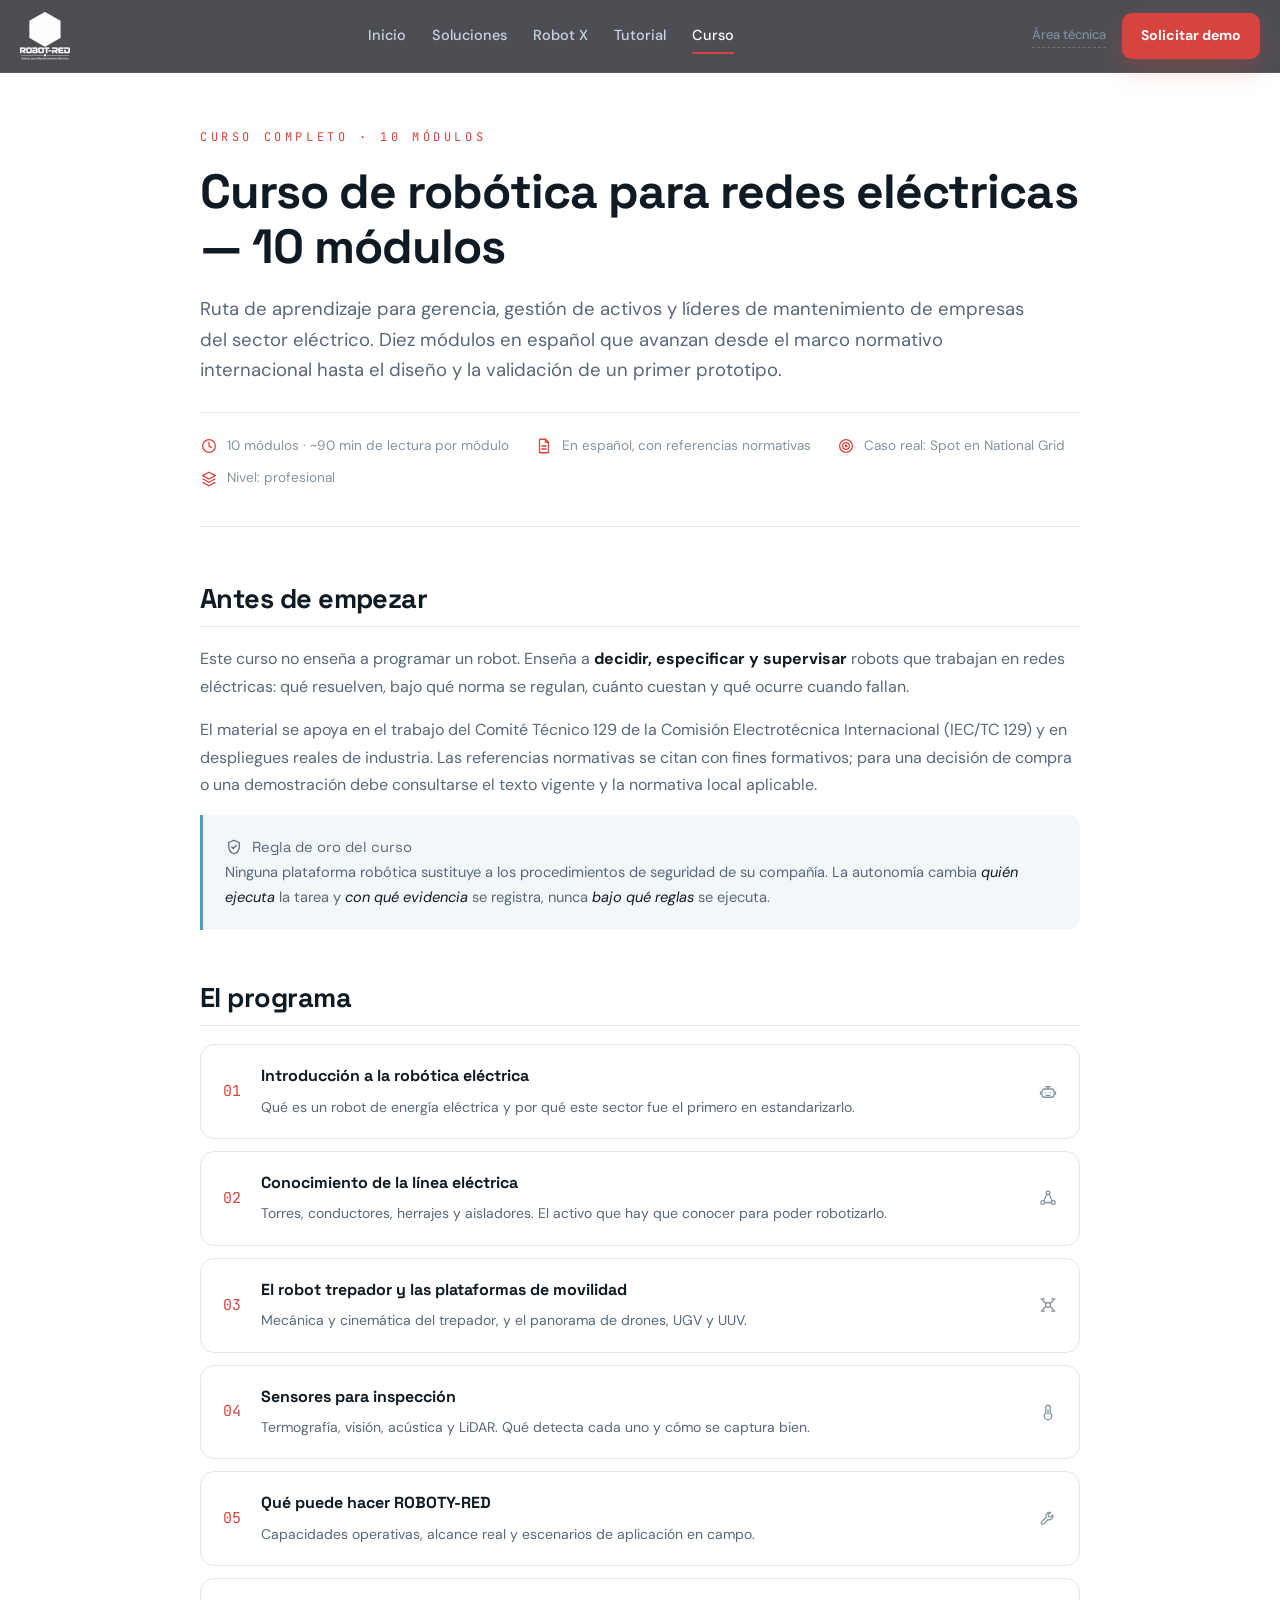
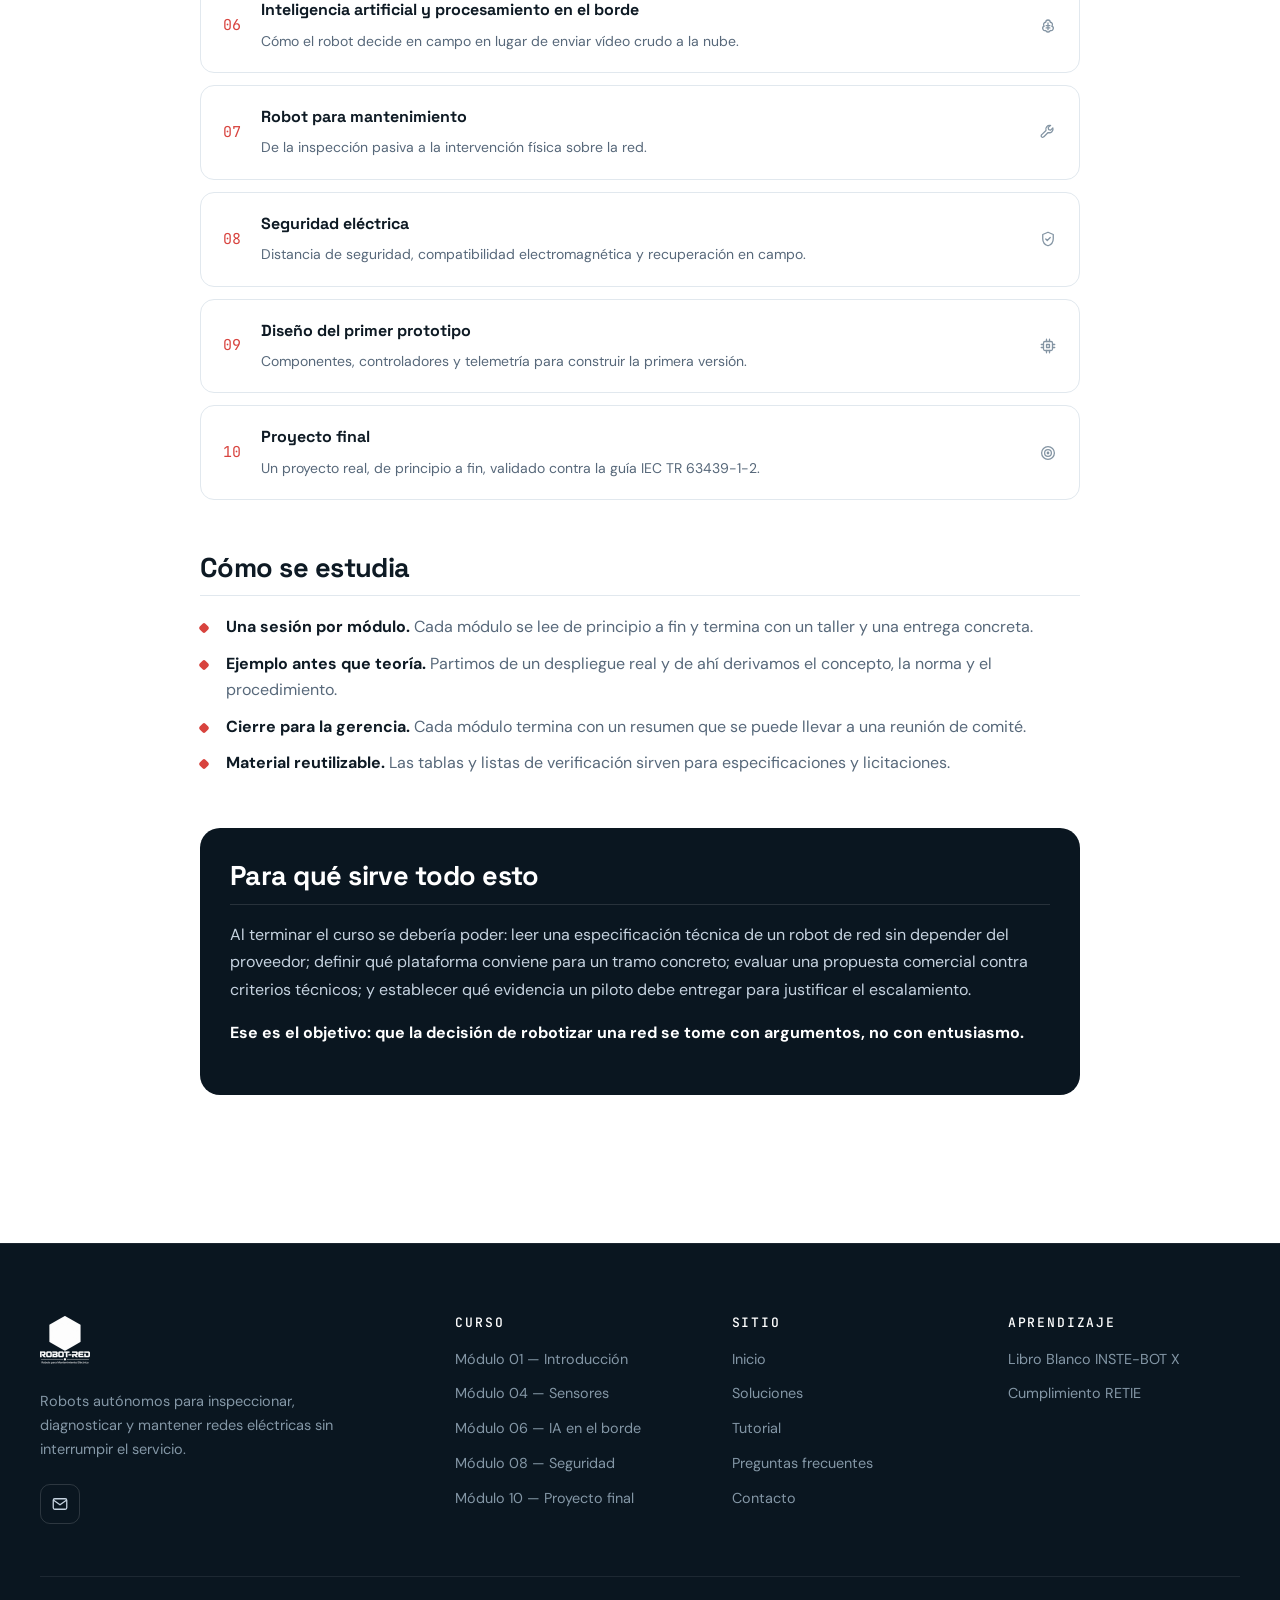
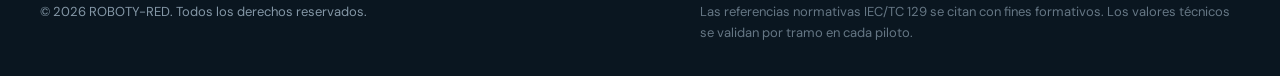
<file: curso/index.html>
<!DOCTYPE html>
<html lang="es">
<head>
  <meta charset="UTF-8">
  <meta name="viewport" content="width=device-width, initial-scale=1.0">
  <title>Curso de robótica para redes eléctricas — 10 módulos</title>
  <meta name="description" content="Contenido completo del curso de ROBOTY-RED: 10 módulos sobre robótica aplicada al mantenimiento de líneas de transmisión y distribución, desde la terminología IEC 63439-1-1 hasta el diseño de prototipos y el proyecto final.">
  <meta name="theme-color" content="#0A1620">
  <meta name="author" content="ROBOTY-RED">
  <meta name="robots" content="index, follow">
  <link rel="canonical" href="https://robotred.co/curso/">

  <meta property="og:type" content="website">
  <meta property="og:locale" content="es_CO">
  <meta property="og:site_name" content="ROBOTY-RED">
  <meta property="og:title" content="Curso de robótica para redes eléctricas — 10 módulos">
  <meta property="og:description" content="Contenido completo del curso de ROBOTY-RED: 10 módulos sobre robótica aplicada al mantenimiento de líneas de transmisión y distribución, desde la terminología IEC 63439-1-1 hasta el diseño de prototipos y el proyecto final.">
  <meta property="og:url" content="https://robotred.co/curso/">
  <meta property="og:image" content="https://robotred.co/assets/og-image.png">
  <meta property="og:image:width" content="1200">
  <meta property="og:image:height" content="630">
  <meta name="twitter:card" content="summary_large_image">
  <meta name="twitter:title" content="Curso de robótica para redes eléctricas — 10 módulos">
  <meta name="twitter:description" content="Contenido completo del curso de ROBOTY-RED: 10 módulos sobre robótica aplicada al mantenimiento de líneas de transmisión y distribución, desde la terminología IEC 63439-1-1 hasta el diseño de prototipos y el proyecto final.">
  <meta name="twitter:image" content="https://robotred.co/assets/og-image.png">

  <link rel="icon" href="../assets/favicon-32.png" sizes="32x32" type="image/png">
  <link rel="icon" href="../assets/favicon-192.png" sizes="192x192" type="image/png">
  <link rel="apple-touch-icon" href="../assets/apple-touch-icon.png">
  <link rel="preconnect" href="https://fonts.googleapis.com">
  <link rel="preconnect" href="https://fonts.gstatic.com" crossorigin>
  <link href="https://fonts.googleapis.com/css2?family=Space+Grotesk:wght@500;600;700&family=DM+Sans:opsz,wght@9..40,400;9..40,500;9..40,700&family=JetBrains+Mono:wght@400;500&display=swap" rel="stylesheet">
  <link rel="stylesheet" href="../styles.css">
</head>
<body class="page-curso">
  <a class="skip-link" href="#contenido">Saltar al contenido</a>
  <div class="progress" id="progress" aria-hidden="true"><span></span></div>

  <svg class="sprite" aria-hidden="true" focusable="false" xmlns="http://www.w3.org/2000/svg">
    <symbol id="i-clock" viewBox="0 0 24 24"><circle cx="12" cy="12" r="8.5"/><path d="M12 7v5.2l3.2 2"/></symbol>
    <symbol id="i-doc" viewBox="0 0 24 24"><path d="M14 3H7a1 1 0 0 0-1 1v16a1 1 0 0 0 1 1h10a1 1 0 0 0 1-1V7l-4-4Z"/><path d="M14 3v4h4M9 12h6M9 16h6"/></symbol>
    <symbol id="i-target" viewBox="0 0 24 24"><circle cx="12" cy="12" r="8.5"/><circle cx="12" cy="12" r="4.5"/><circle cx="12" cy="12" r="1"/></symbol>
    <symbol id="i-shield" viewBox="0 0 24 24"><path d="M12 3l7 3v5.5c0 4.3-2.9 8.1-7 9.5-4.1-1.4-7-5.2-7-9.5V6l7-3Z"/><path d="m9 12 2 2 4-4"/></symbol>
    <symbol id="i-layers" viewBox="0 0 24 24"><path d="m12 3 8.5 4.5L12 12 3.5 7.5 12 3Z"/><path d="m4 12 8 4.3 8-4.3M4 16.5 12 21l8-4.5"/></symbol>
    <symbol id="i-ai" viewBox="0 0 24 24"><path d="M12 4a3 3 0 0 0-3 3 3 3 0 0 0-2 5.2A3 3 0 0 0 9 18a3 3 0 0 0 3 2 3 3 0 0 0 3-2 3 3 0 0 0 2-5.8A3 3 0 0 0 15 7a3 3 0 0 0-3-3Z"/><path d="M12 8v9M9.5 11.5h5M9.5 14.5h5"/></symbol>
    <symbol id="i-thermal" viewBox="0 0 24 24"><path d="M12 3a3 3 0 0 1 3 3v7.5a5 5 0 1 1-6 0V6a3 3 0 0 1 3-3Z"/><path d="M12 9v6"/></symbol>
    <symbol id="i-wrench" viewBox="0 0 24 24"><path d="M15.5 3.5a5 5 0 0 0-6.2 6.4L3.7 15.5a2 2 0 1 0 2.8 2.8l5.6-5.6a5 5 0 0 0 6.4-6.2l-3 3-2.6-.7-.7-2.6 3-3Z"/></symbol>
    <symbol id="i-cpu" viewBox="0 0 24 24"><rect x="6" y="6" width="12" height="12" rx="2"/><path d="M10 3v3M14 3v3M10 18v3M14 18v3M3 10h3M3 14h3M18 10h3M18 14h3M10 10h4v4h-4z"/></symbol>
    <symbol id="i-arrow" viewBox="0 0 24 24"><path d="M5 12h13M12.5 6l6 6-6 6"/></symbol>
    <symbol id="i-mail" viewBox="0 0 24 24"><rect x="3" y="5" width="18" height="14" rx="2"/><path d="m3.5 7 8.5 6 8.5-6"/></symbol>
    <symbol id="i-phone" viewBox="0 0 24 24"><path d="M7 3h3l1.5 4-2 1.5a11 11 0 0 0 5 5L16 11.5 20 13v3a2 2 0 0 1-2.2 2A16 16 0 0 1 5 5.2 2 2 0 0 1 7 3Z"/></symbol>
    <symbol id="i-pin" viewBox="0 0 24 24"><path d="M12 21s6.5-6 6.5-11a6.5 6.5 0 1 0-13 0C5.5 15 12 21 12 21Z"/><circle cx="12" cy="10" r="2.5"/></symbol>
    <symbol id="i-robo" viewBox="0 0 24 24"><rect x="4" y="8" width="16" height="11" rx="3"/><path d="M12 8V5M9 5h6M9 13h.01M15 13h.01M9.5 16.5h5M2 12v3M22 12v3"/></symbol>
    <symbol id="i-network" viewBox="0 0 24 24"><circle cx="12" cy="5" r="2.5"/><circle cx="5" cy="18" r="2.5"/><circle cx="19" cy="18" r="2.5"/><path d="M10.4 6.9 6.6 15.6M13.6 6.9l3.8 8.7M7.5 18h9"/></symbol>
    <symbol id="i-sensor" viewBox="0 0 24 24"><circle cx="12" cy="12" r="3"/><path d="M6.5 6.5a7.8 7.8 0 0 0 0 11M17.5 6.5a7.8 7.8 0 0 1 0 11M3.5 3.5a12 12 0 0 0 0 17M20.5 3.5a12 12 0 0 1 0 17"/></symbol>
    <symbol id="i-map" viewBox="0 0 24 24"><path d="M12 21s6.5-6 6.5-11a6.5 6.5 0 1 0-13 0C5.5 15 12 21 12 21Z"/><circle cx="12" cy="10" r="2.5"/></symbol>
    <symbol id="i-drone" viewBox="0 0 24 24"><rect x="9" y="9" width="6" height="6" rx="2"/><path d="M9 10 5 6M15 10l4-4M9 14l-4 4M15 14l4 4M3 4h4M17 4h4M3 20h4M17 20h4"/></symbol>
  </svg>

  <header class="topbar" id="topbar">
    <div class="topbar-inner">
      <a class="brand" href="../index.html" aria-label="ROBOTY-RED — inicio">
        <img class="brand-logo" src="../assets/logo-blanco.webp" width="100" height="96" alt="" fetchpriority="high">
      </a>

      <nav class="nav" id="nav" aria-label="Navegación principal">
        <a href="../index.html">Inicio</a>
        <a href="../index.html#soluciones">Soluciones</a>
        <a href="../index.html#robot">Robot X</a>
        <a href="../tutorial.html">Tutorial</a>
        <a href="index.html" class="active" aria-current="page">Curso</a>
      </nav>

      <div class="topbar-actions">
        <a class="link-tech" href="https://alejandro8aperez.github.io/INSTE-BOT/" target="_blank" rel="noopener">Área técnica</a>
        <a class="btn btn-primary btn-sm" href="../index.html#contacto">Solicitar demo</a>
        <button class="nav-toggle" id="navToggle" aria-label="Abrir menú" aria-expanded="false" aria-controls="nav">
          <span></span><span></span><span></span>
        </button>
      </div>
    </div>
  </header>

  <main id="contenido">
    <article class="leccion">
      <div class="container leccion-wrap">

        <header class="leccion-head">
          <p class="leccion-num">Curso completo · 10 módulos</p>
          <h1>Curso de robótica para redes eléctricas — 10 módulos</h1>
          <p class="leccion-lead">Ruta de aprendizaje para gerencia, gestión de activos y líderes de mantenimiento de empresas del sector eléctrico. Diez módulos en español que avanzan desde el marco normativo internacional hasta el diseño y la validación de un primer prototipo.</p>
          <ul class="leccion-meta">
            <li><svg class="ico ico-sm"><use href="#i-clock"/></svg>10 módulos · ~90 min de lectura por módulo</li>
            <li><svg class="ico ico-sm"><use href="#i-doc"/></svg>En español, con referencias normativas</li>
            <li><svg class="ico ico-sm"><use href="#i-target"/></svg>Caso real: Spot en National Grid</li>
            <li><svg class="ico ico-sm"><use href="#i-layers"/></svg>Nivel: profesional</li>
          </ul>
        </header>

        <div class="leccion-body">

          <section>
            <h2>Antes de empezar</h2>
            <p>Este curso no enseña a programar un robot. Enseña a <strong>decidir, especificar y supervisar</strong> robots que trabajan en redes eléctricas: qué resuelven, bajo qué norma se regulan, cuánto cuestan y qué ocurre cuando fallan.</p>
            <p>El material se apoya en el trabajo del Comité Técnico 129 de la Comisión Electrotécnica Internacional (IEC/TC 129) y en despliegues reales de industria. Las referencias normativas se citan con fines formativos; para una decisión de compra o una demostración debe consultarse el texto vigente y la normativa local aplicable.</p>

            <div class="callout callout-key">
              <p class="callout-title"><svg class="ico ico-sm"><use href="#i-shield"/></svg>Regla de oro del curso</p>
              <p>Ninguna plataforma robótica sustituye a los procedimientos de seguridad de su compañía. La autonomía cambia <em>quién ejecuta</em> la tarea y <em>con qué evidencia</em> se registra, nunca <em>bajo qué reglas</em> se ejecuta.</p>
            </div>
          </section>

          <section>
            <h2>El programa</h2>

            <ul class="curso-index">
              <li><a href="modulo-01.html"><span class="n">01</span><div><strong>Introducción a la robótica eléctrica</strong><span>Qué es un robot de energía eléctrica y por qué este sector fue el primero en estandarizarlo.</span></div><svg class="ico ico-sm"><use href="#i-robo"/></svg></a></li>
              <li><a href="modulo-02.html"><span class="n">02</span><div><strong>Conocimiento de la línea eléctrica</strong><span>Torres, conductores, herrajes y aisladores. El activo que hay que conocer para poder robotizarlo.</span></div><svg class="ico ico-sm"><use href="#i-network"/></svg></a></li>
              <li><a href="modulo-03.html"><span class="n">03</span><div><strong>El robot trepador y las plataformas de movilidad</strong><span>Mecánica y cinemática del trepador, y el panorama de drones, UGV y UUV.</span></div><svg class="ico ico-sm"><use href="#i-drone"/></svg></a></li>
              <li><a href="modulo-04.html"><span class="n">04</span><div><strong>Sensores para inspección</strong><span>Termografía, visión, acústica y LiDAR. Qué detecta cada uno y cómo se captura bien.</span></div><svg class="ico ico-sm"><use href="#i-thermal"/></svg></a></li>
              <li><a href="modulo-05.html"><span class="n">05</span><div><strong>Qué puede hacer ROBOTY-RED</strong><span>Capacidades operativas, alcance real y escenarios de aplicación en campo.</span></div><svg class="ico ico-sm"><use href="#i-wrench"/></svg></a></li>
              <li><a href="modulo-06.html"><span class="n">06</span><div><strong>Inteligencia artificial y procesamiento en el borde</strong><span>Cómo el robot decide en campo en lugar de enviar vídeo crudo a la nube.</span></div><svg class="ico ico-sm"><use href="#i-ai"/></svg></a></li>
              <li><a href="modulo-07.html"><span class="n">07</span><div><strong>Robot para mantenimiento</strong><span>De la inspección pasiva a la intervención física sobre la red.</span></div><svg class="ico ico-sm"><use href="#i-wrench"/></svg></a></li>
              <li><a href="modulo-08.html"><span class="n">08</span><div><strong>Seguridad eléctrica</strong><span>Distancia de seguridad, compatibilidad electromagnética y recuperación en campo.</span></div><svg class="ico ico-sm"><use href="#i-shield"/></svg></a></li>
              <li><a href="modulo-09.html"><span class="n">09</span><div><strong>Diseño del primer prototipo</strong><span>Componentes, controladores y telemetría para construir la primera versión.</span></div><svg class="ico ico-sm"><use href="#i-cpu"/></svg></a></li>
              <li><a href="modulo-10.html"><span class="n">10</span><div><strong>Proyecto final</strong><span>Un proyecto real, de principio a fin, validado contra la guía IEC TR 63439-1-2.</span></div><svg class="ico ico-sm"><use href="#i-target"/></svg></a></li>
            </ul>
          </section>

          <section>
            <h2>Cómo se estudia</h2>
            <ul class="bullets">
              <li><strong>Una sesión por módulo.</strong> Cada módulo se lee de principio a fin y termina con un taller y una entrega concreta.</li>
              <li><strong>Ejemplo antes que teoría.</strong> Partimos de un despliegue real y de ahí derivamos el concepto, la norma y el procedimiento.</li>
              <li><strong>Cierre para la gerencia.</strong> Cada módulo termina con un resumen que se puede llevar a una reunión de comité.</li>
              <li><strong>Material reutilizable.</strong> Las tablas y listas de verificación sirven para especificaciones y licitaciones.</li>
            </ul>
          </section>

          <section class="resumen-eco">
            <h2>Para qué sirve todo esto</h2>
            <p>Al terminar el curso se debería poder: leer una especificación técnica de un robot de red sin depender del proveedor; definir qué plataforma conviene para un tramo concreto; evaluar una propuesta comercial contra criterios técnicos; y establecer qué evidencia un piloto debe entregar para justificar el escalamiento.</p>
            <p><strong>Ese es el objetivo: que la decisión de robotizar una red se tome con argumentos, no con entusiasmo.</strong></p>
          </section>

        </div>
      </div>
    </article>
  </main>

  <footer class="footer">
    <div class="container footer-grid">
      <div class="footer-brand">
        <a class="brand" href="../index.html" aria-label="ROBOTY-RED — inicio">
          <img class="brand-logo" src="../assets/logo-blanco.webp" width="100" height="96" alt="" loading="lazy">
        </a>
        <p>Robots autónomos para inspeccionar, diagnosticar y mantener redes eléctricas sin interrumpir el servicio.</p>
        <div class="social">
          <a href="mailto:info@robotred.co" aria-label="Correo"><svg class="ico ico-sm"><use href="#i-mail"/></svg></a>
        </div>
      </div>

      <nav class="footer-col" aria-label="Curso">
        <h4>Curso</h4>
        <a href="modulo-01.html">Módulo 01 — Introducción</a>
        <a href="modulo-04.html">Módulo 04 — Sensores</a>
        <a href="modulo-06.html">Módulo 06 — IA en el borde</a>
        <a href="modulo-08.html">Módulo 08 — Seguridad</a>
        <a href="modulo-10.html">Módulo 10 — Proyecto final</a>
      </nav>

      <nav class="footer-col" aria-label="Sitio">
        <h4>Sitio</h4>
        <a href="../index.html">Inicio</a>
        <a href="../index.html#soluciones">Soluciones</a>
        <a href="../tutorial.html">Tutorial</a>
        <a href="../index.html#faq">Preguntas frecuentes</a>
        <a href="../index.html#contacto">Contacto</a>
      </nav>

      <nav class="footer-col" aria-label="Aprendizaje">
        <h4>Aprendizaje</h4>
        <a href="https://alejandro8aperez.github.io/INSTE-BOT/" target="_blank" rel="noopener">Libro Blanco INSTE-BOT X</a>
        <a href="../index.html#resultados">Cumplimiento RETIE</a>
      </nav>
    </div>

    <div class="container footer-bottom">
      <p>© <span id="year">2026</span> ROBOTY-RED. Todos los derechos reservados.</p>
      <p class="foot-note">Las referencias normativas IEC/TC 129 se citan con fines formativos. Los valores técnicos se validan por tramo en cada piloto.</p>
    </div>
  </footer>

  <button class="to-top" id="toTop" aria-label="Volver arriba" hidden>
    <svg class="ico ico-sm" viewBox="0 0 24 24"><path d="M12 19V6M6 12l6-6 6 6" fill="none" stroke="currentColor" stroke-width="2" stroke-linecap="round" stroke-linejoin="round"/></svg>
  </button>

  <script src="../app.js" defer></script>
</body>
</html>
</file>
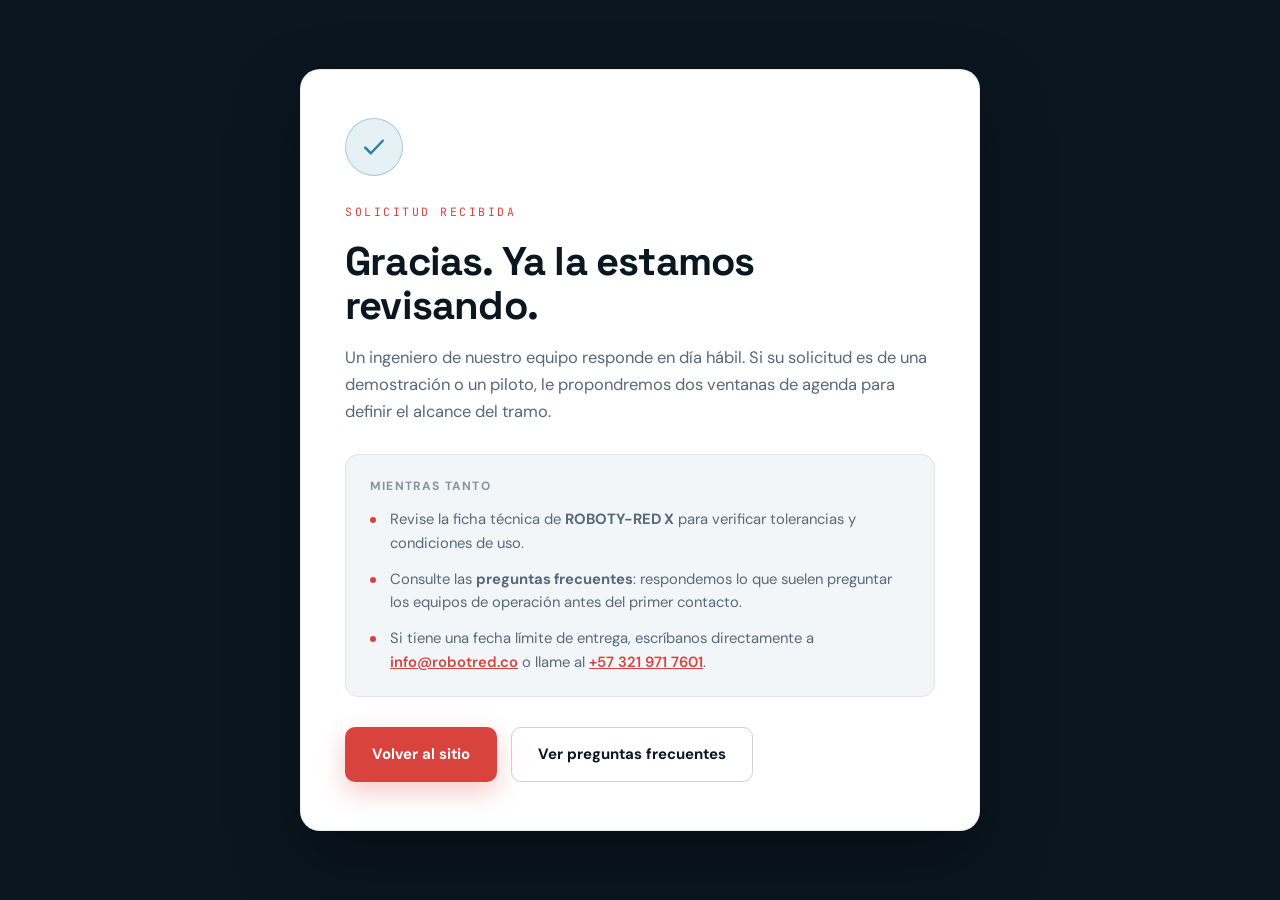
<file: gracias.html>
<!DOCTYPE html>
<html lang="es">
<head>
  <meta charset="UTF-8">
  <meta name="viewport" content="width=device-width, initial-scale=1.0">
  <title>Solicitud recibida — ROBOTY-RED</title>
  <meta name="description" content="Recibimos su solicitud. ROBOTY-RED responde en día hábil.">
  <meta name="robots" content="noindex, follow">
  <meta name="theme-color" content="#0A1620">
  <link rel="icon" href="assets/favicon-32.png" sizes="32x32" type="image/png">
  <link rel="icon" href="assets/favicon-192.png" sizes="192x192" type="image/png">
  <link rel="preconnect" href="https://fonts.googleapis.com">
  <link rel="preconnect" href="https://fonts.gstatic.com" crossorigin>
  <link href="https://fonts.googleapis.com/css2?family=Space+Grotesk:wght@500;600;700&family=DM+Sans:opsz,wght@9..40,400;9..40,500;9..40,700&family=JetBrains+Mono:wght@400;500&display=swap" rel="stylesheet">
  <link rel="stylesheet" href="styles.css">
</head>
<body class="page-thanks">
  <main class="container thanks-wrap">
    <div class="thanks-card">
      <span class="thanks-ico" aria-hidden="true">
        <svg viewBox="0 0 24 24" fill="none" stroke="currentColor" stroke-width="2" stroke-linecap="round" stroke-linejoin="round">
          <path d="m5 12.5 4.5 4.5L19 7"/>
        </svg>
      </span>

      <p class="eyebrow">Solicitud recibida</p>
      <h1>Gracias. Ya la estamos revisando.</h1>
      <p class="thanks-lede">
        Un ingeniero de nuestro equipo responde en día hábil. Si su solicitud es de una
        demostración o un piloto, le propondremos dos ventanas de agenda para definir el
        alcance del tramo.
      </p>

      <div class="thanks-next">
        <p class="thanks-next-title">Mientras tanto</p>
        <ul>
          <li>Revise la ficha técnica de <strong>ROBOTY-RED X</strong> para verificar tolerancias y condiciones de uso.</li>
          <li>Consulte las <strong>preguntas frecuentes</strong>: respondemos lo que suelen preguntar los equipos de operación antes del primer contacto.</li>
          <li>Si tiene una fecha límite de entrega, escríbanos directamente a
            <a href="mailto:info@robotred.co">info@robotred.co</a> o llame al
            <a href="tel:+573219717601">+57 321 971 7601</a>.</li>
        </ul>
      </div>

      <div class="thanks-actions">
        <a class="btn btn-primary" href="index.html">Volver al sitio</a>
        <a class="btn btn-ghost" href="index.html#faq">Ver preguntas frecuentes</a>
      </div>
    </div>
  </main>
</body>
</html>
</file>
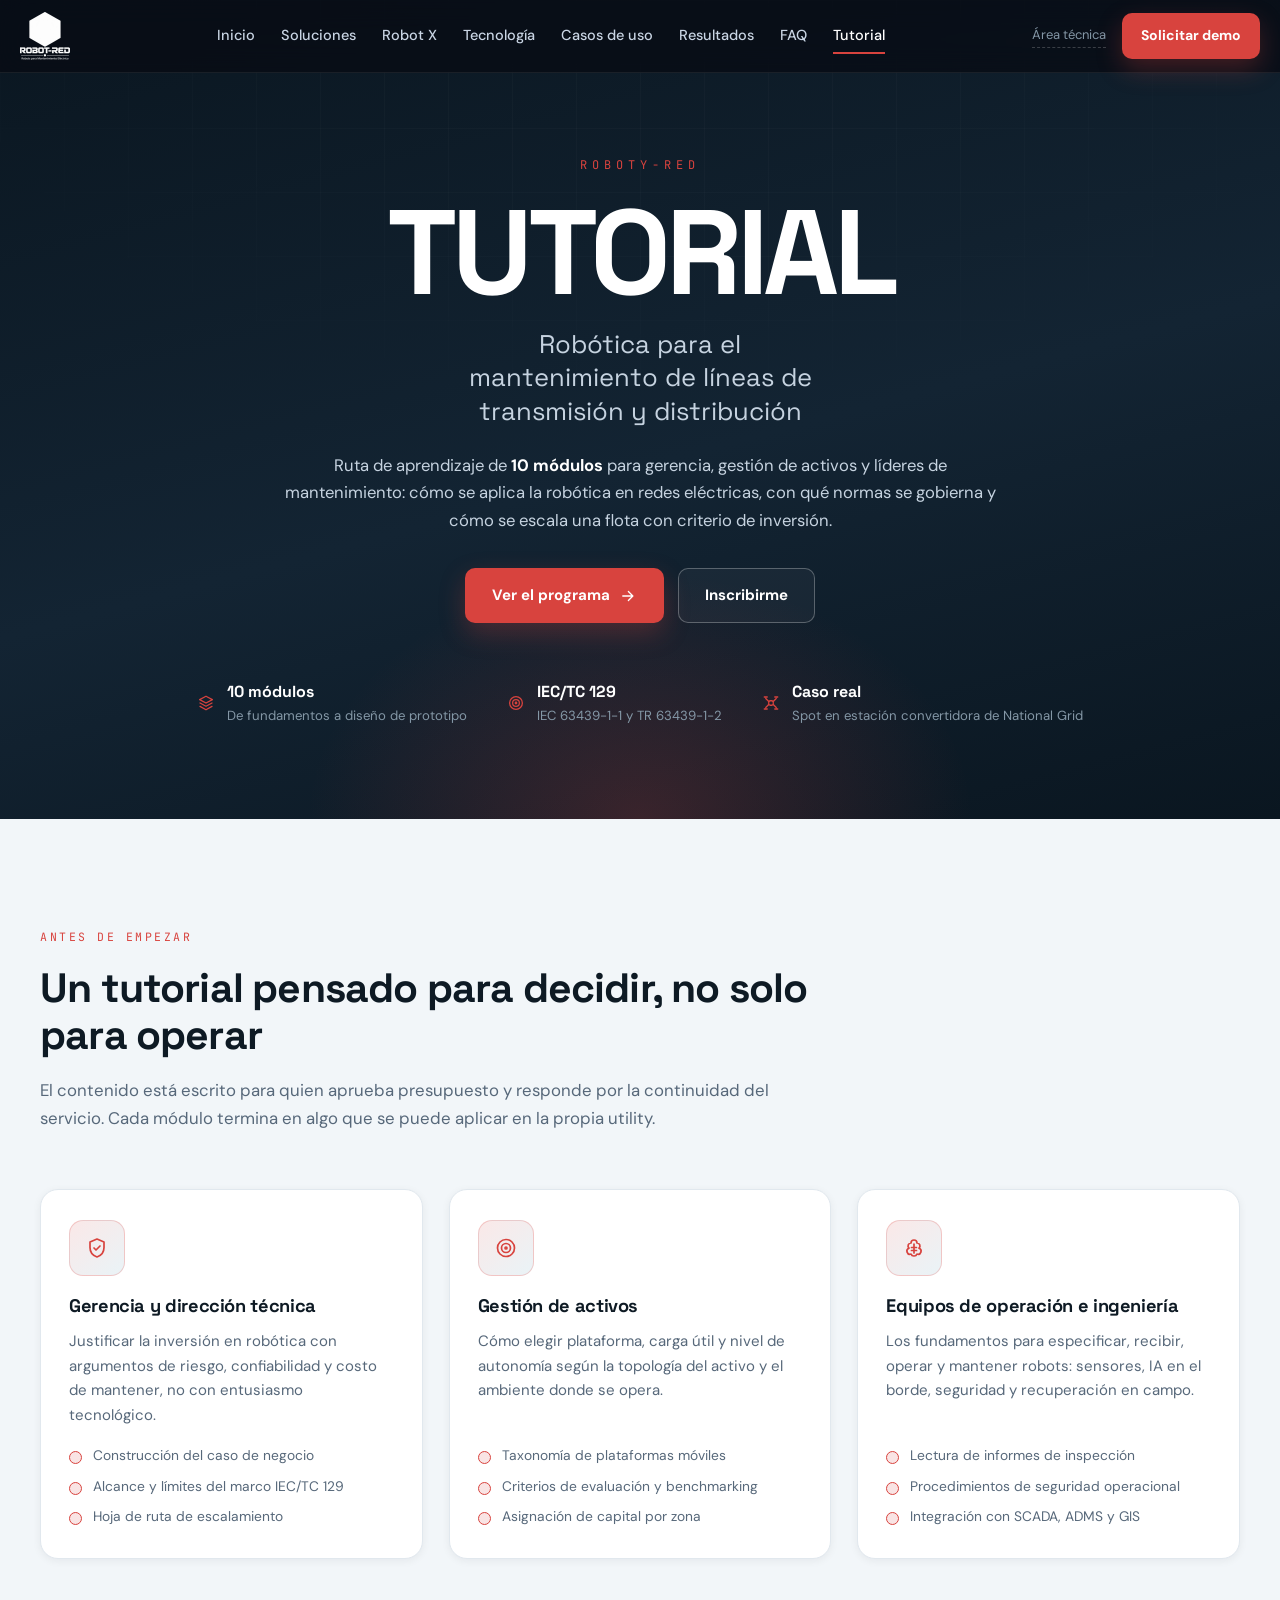
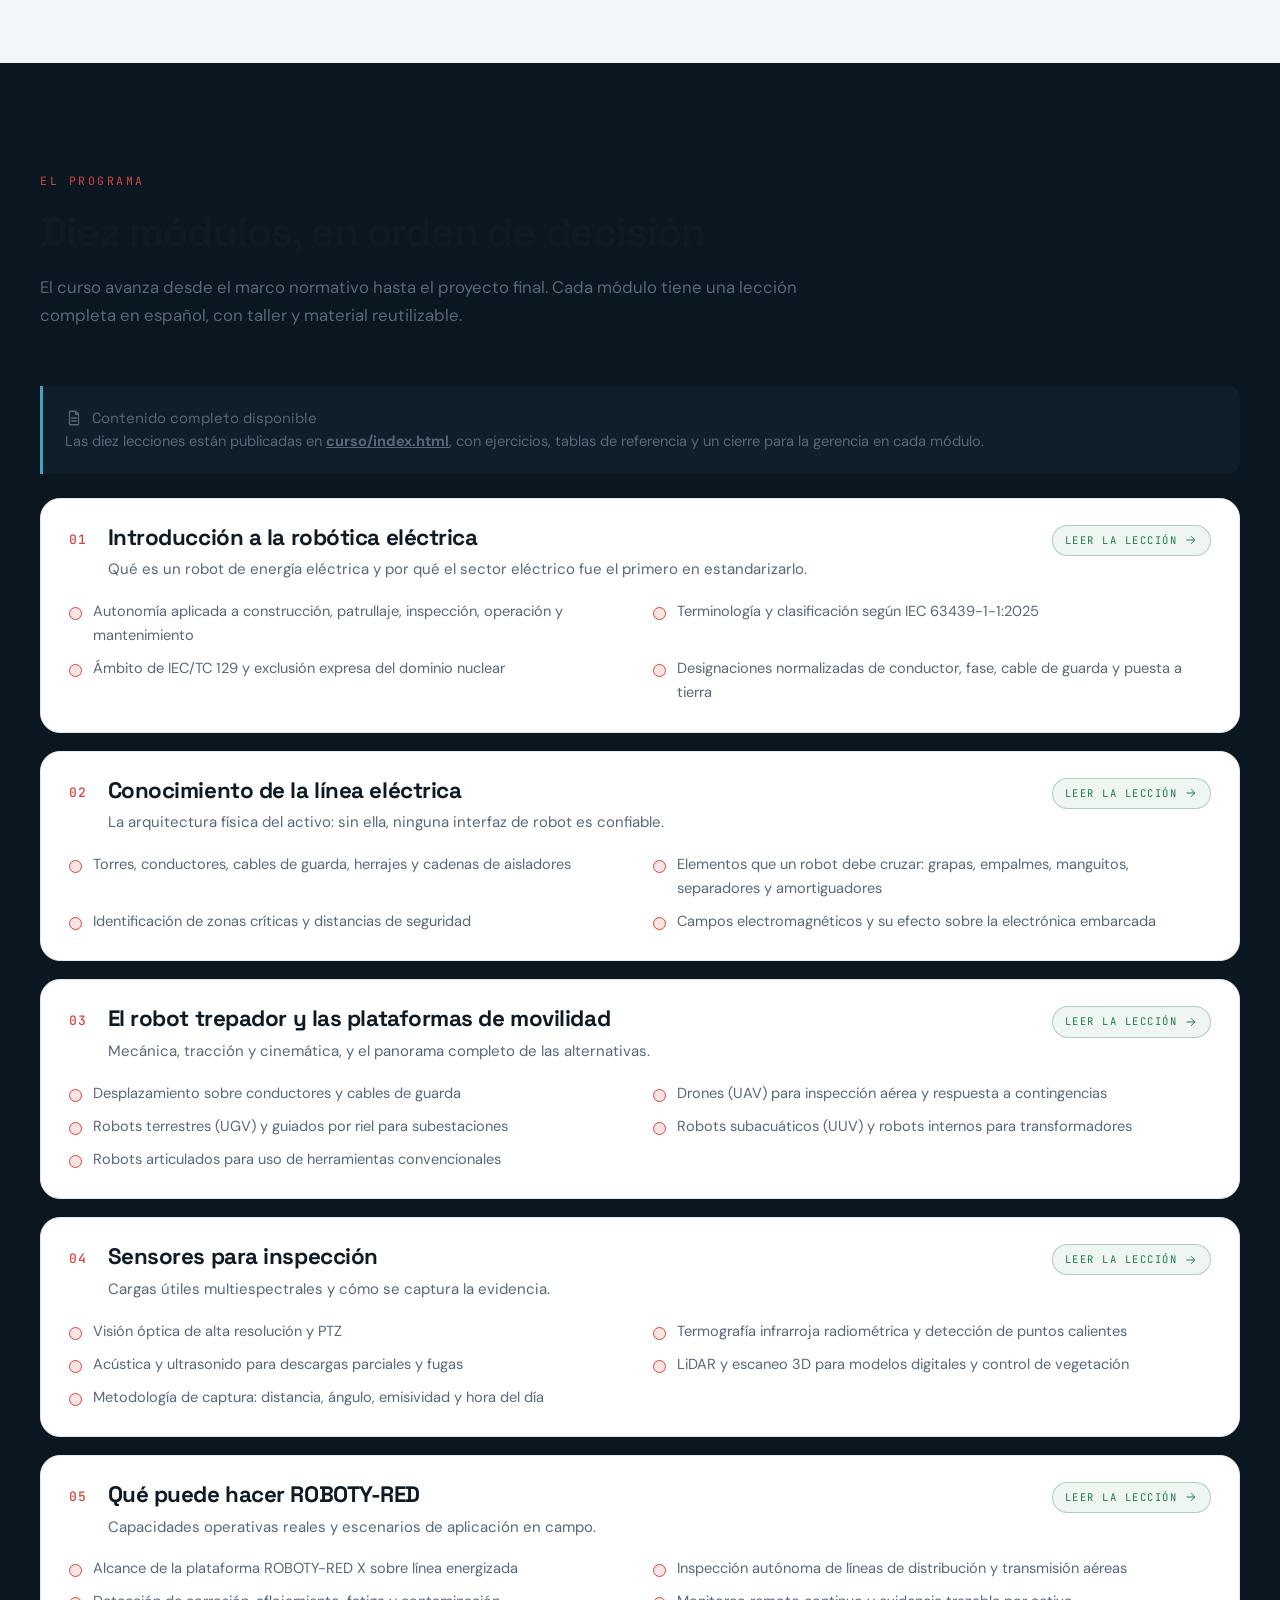
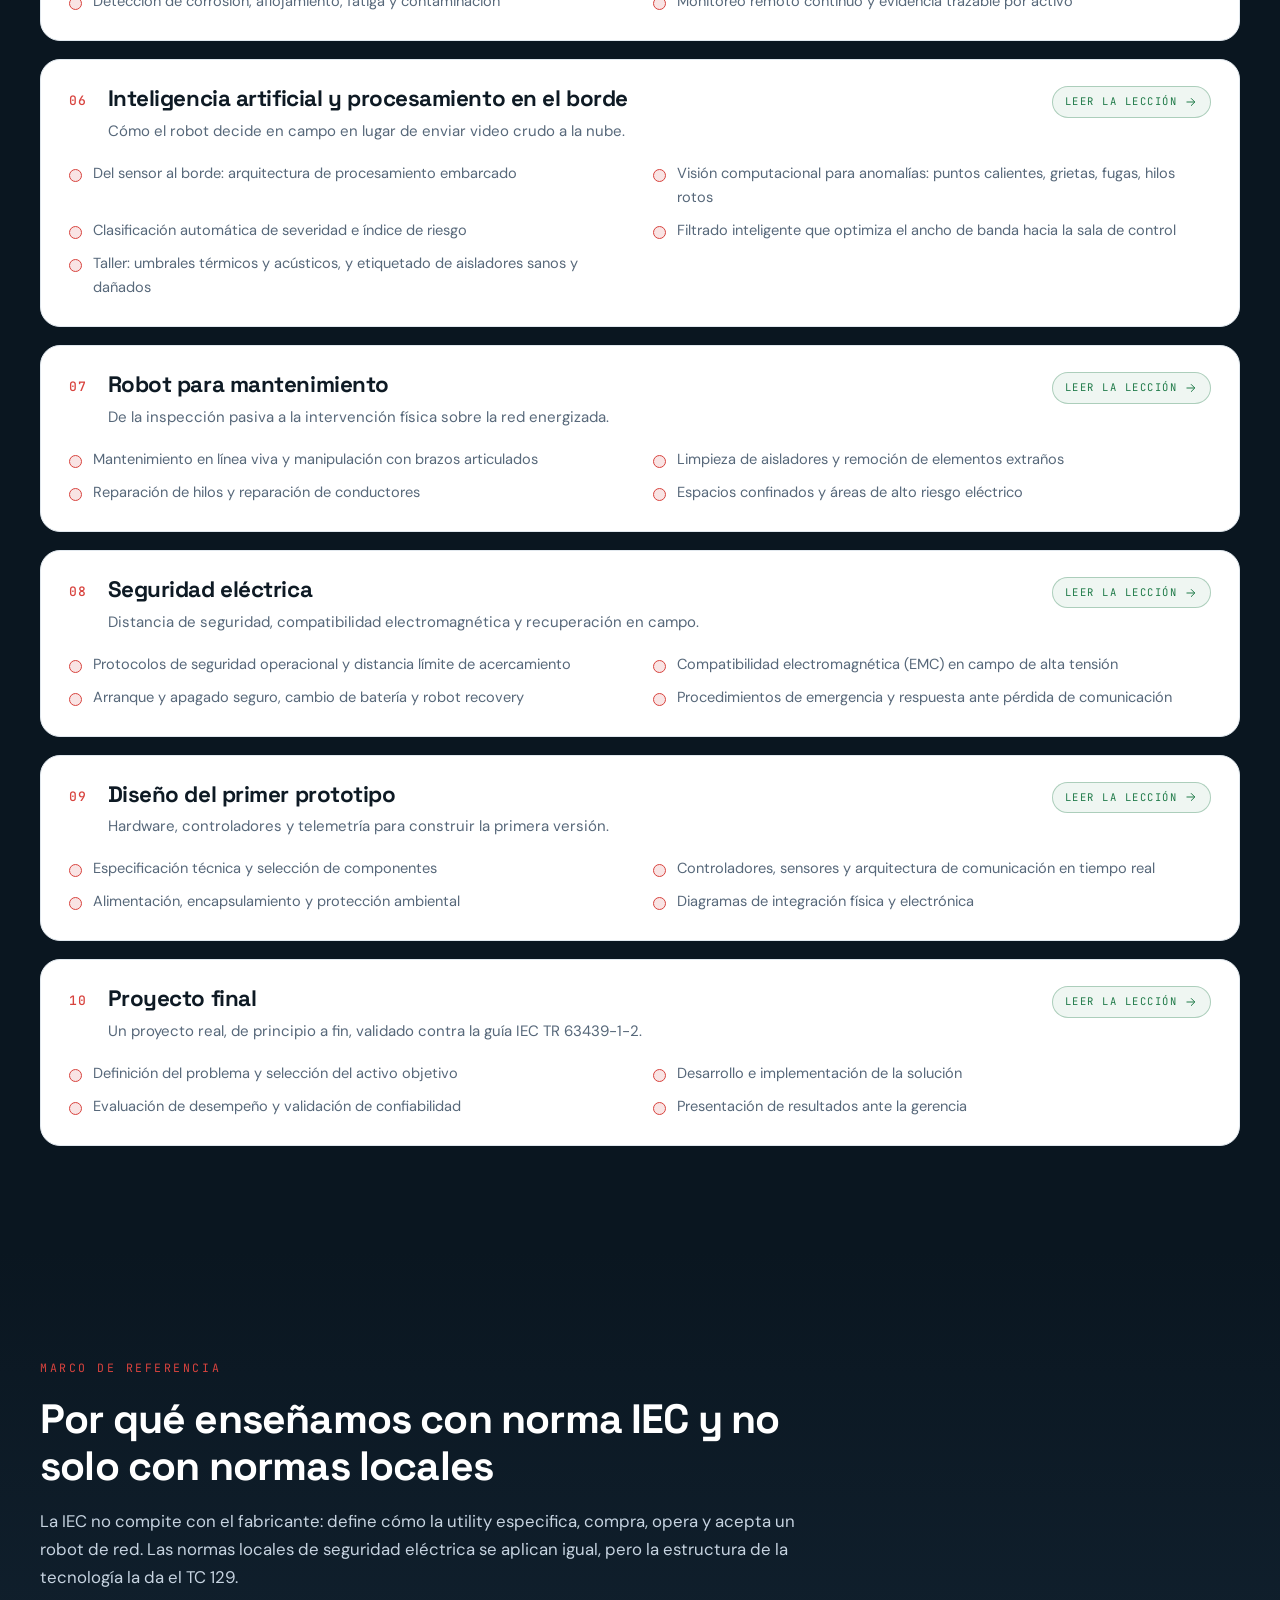
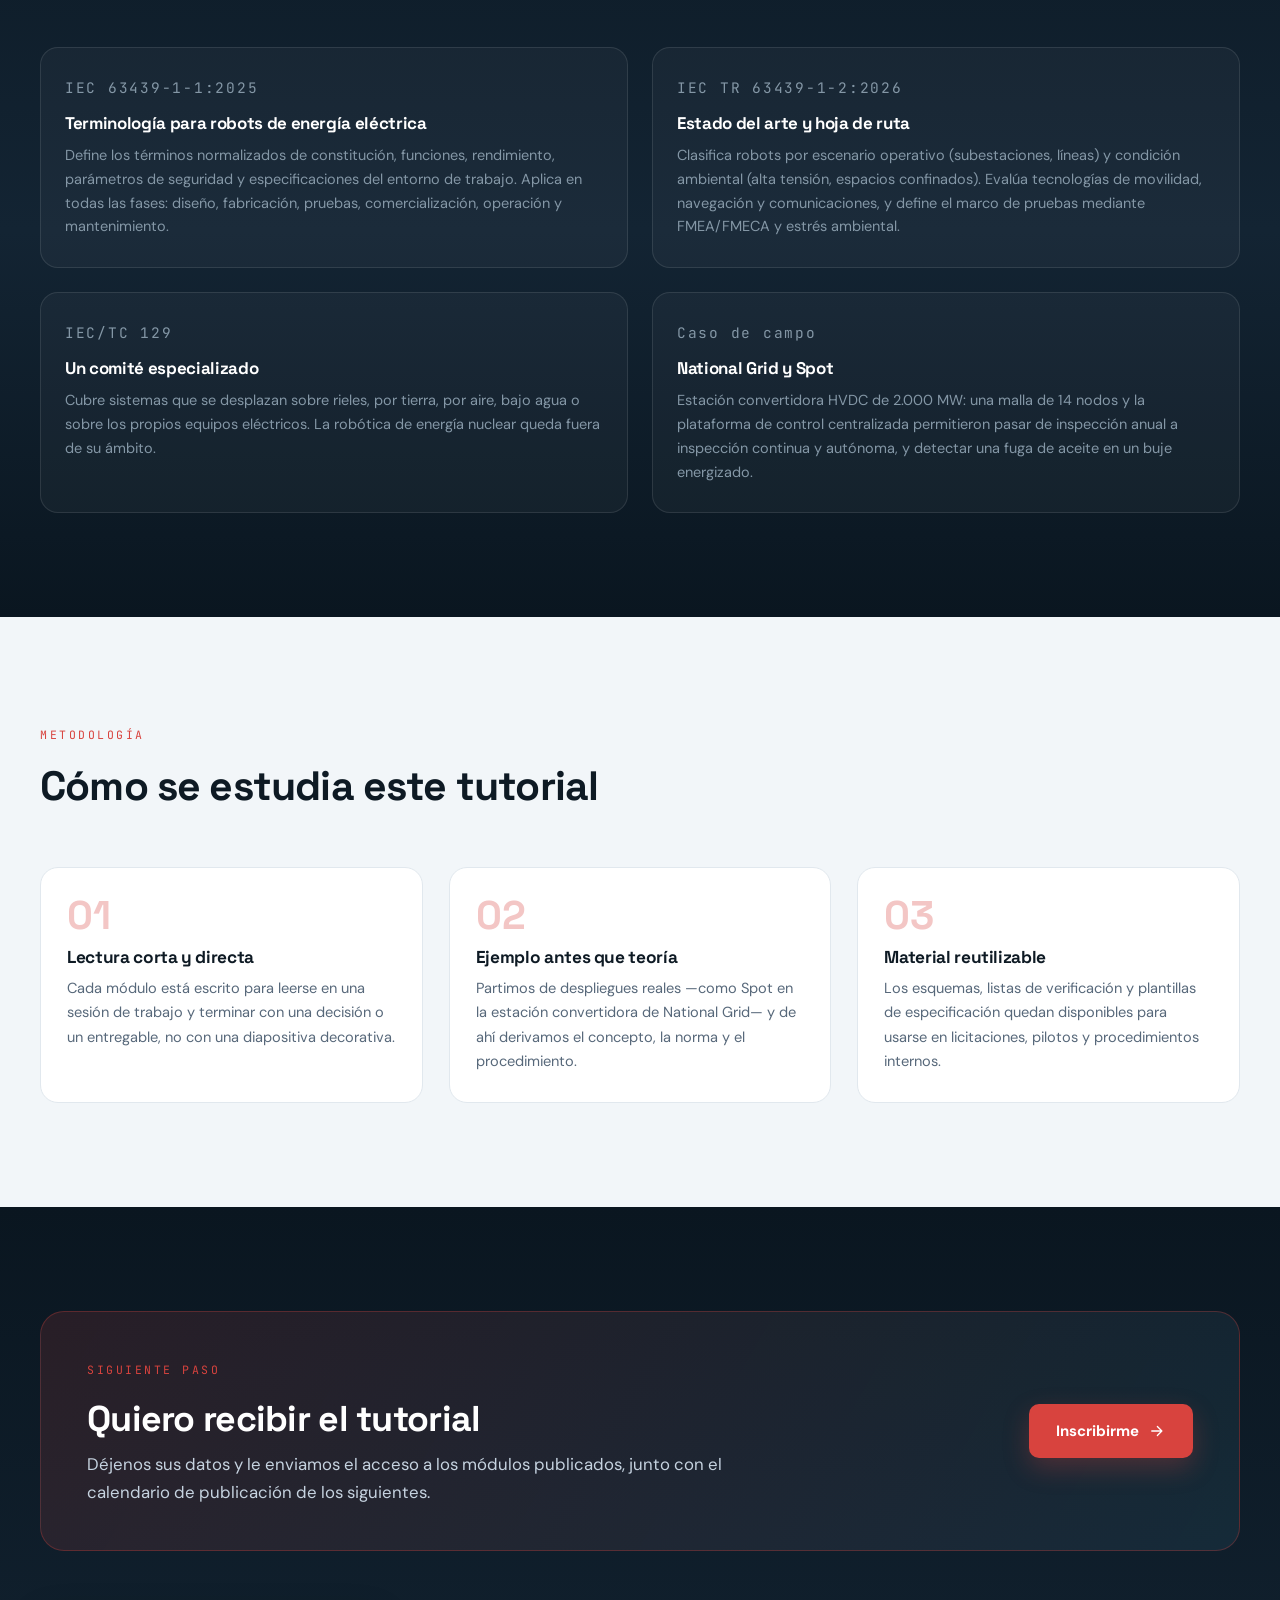
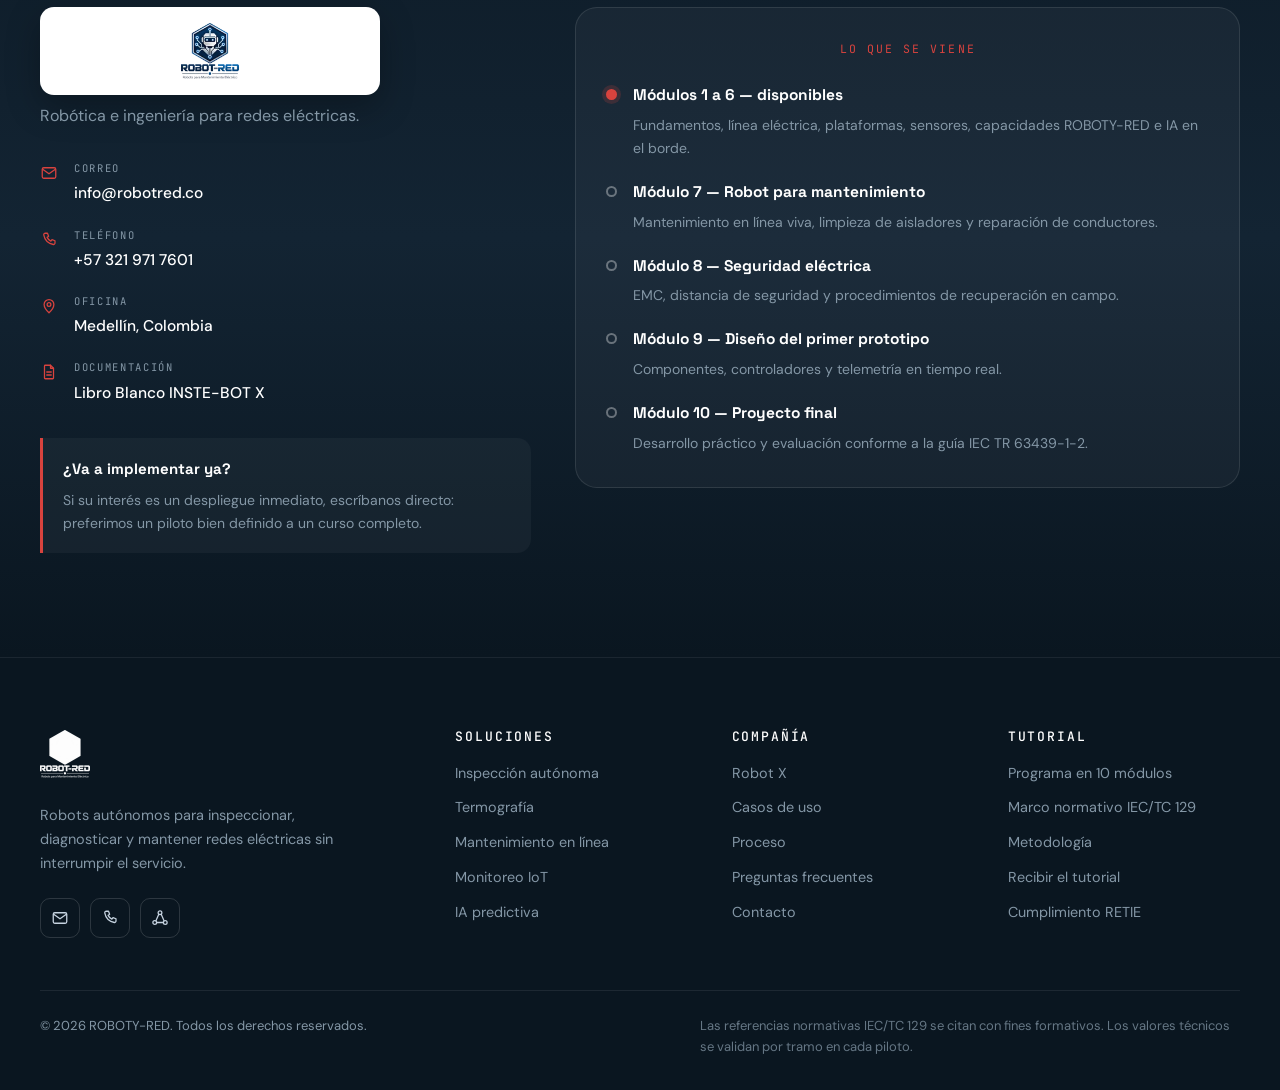
<file: tutorial.html>
<!DOCTYPE html>
<html lang="es">
<head>
  <meta charset="UTF-8">
  <meta name="viewport" content="width=device-width, initial-scale=1.0">
  <title>TUTORIAL — Robótica para el mantenimiento de redes eléctricas | ROBOTY-RED</title>
  <meta name="description" content="Tutorial en 10 módulos para gerencia y gestión de activos: introducción a la robótica eléctrica, sensores, IA en el borde, mantenimiento en línea energizada, seguridad y diseño de prototipos según IEC/TC 129.">
  <meta name="theme-color" content="#0A1620">
  <meta name="author" content="ROBOTY-RED">
  <meta name="robots" content="index, follow">
  <link rel="canonical" href="https://robotred.co/tutorial.html">

  <meta property="og:type" content="website">
  <meta property="og:locale" content="es_CO">
  <meta property="og:site_name" content="ROBOTY-RED">
  <meta property="og:title" content="TUTORIAL — Robótica para el mantenimiento de redes eléctricas">
  <meta property="og:description" content="10 módulos para gerencia y gestión de activos: desde la terminología IEC 63439-1-1 hasta IA en el borde y mantenimiento en línea energizada.">
  <meta property="og:url" content="https://robotred.co/tutorial.html">
  <meta property="og:image" content="https://robotred.co/assets/og-image.png">
  <meta property="og:image:width" content="1200">
  <meta property="og:image:height" content="630">
  <meta name="twitter:card" content="summary_large_image">
  <meta name="twitter:title" content="TUTORIAL — Robótica para el mantenimiento de redes eléctricas">
  <meta name="twitter:description" content="10 módulos para gerencia y gestión de activos, alineados con IEC/TC 129.">
  <meta name="twitter:image" content="https://robotred.co/assets/og-image.png">

  <link rel="icon" href="assets/favicon-32.png" sizes="32x32" type="image/png">
  <link rel="icon" href="assets/favicon-192.png" sizes="192x192" type="image/png">
  <link rel="apple-touch-icon" href="assets/apple-touch-icon.png">
  <link rel="preconnect" href="https://fonts.googleapis.com">
  <link rel="preconnect" href="https://fonts.gstatic.com" crossorigin>
  <link href="https://fonts.googleapis.com/css2?family=Space+Grotesk:wght@500;600;700&family=DM+Sans:opsz,wght@9..40,400;9..40,500;9..40,700&family=JetBrains+Mono:wght@400;500&display=swap" rel="stylesheet">
  <link rel="stylesheet" href="styles.css">

  <script type="application/ld+json">
  {
    "@context": "https://schema.org",
    "@type": "Course",
    "name": "Robótica para el mantenimiento de líneas de transmisión y distribución",
    "description": "Tutorial en 10 módulos dirigido a gerencia y gestión de activos de empresas del sector eléctrico: marco normativo IEC/TC 129, plataformas de movilidad, sensores, IA en el borde, mantenimiento en línea energizada, seguridad y diseño de prototipos.",
    "inLanguage": "es",
    "url": "https://robotred.co/tutorial.html",
    "provider": {
      "@type": "Organization",
      "name": "ROBOTY-RED",
      "url": "https://robotred.co/",
      "email": "info@robotred.co"
    },
    "educationalLevel": "Profesional",
    "teaches": [
      "Terminología y clasificación de robots de energía eléctrica (IEC 63439-1-1:2025)",
      "Plataformas de movilidad: robots trepadores, drones, UGVs y UUVs",
      "Sensores multiespectrales para inspección de activos",
      "Inteligencia artificial y procesamiento en el borde",
      "Mantenimiento activo en línea energizada",
      "Seguridad eléctrica, EMC y análisis FMEA/FMECA"
    ],
    "hasCourseInstance": {
      "@type": "CourseInstance",
      "courseMode": "online",
      "courseWorkload": "10 módulos",
      "inLanguage": "es"
    }
  }
  </script>
</head>
<body class="page-tutorial">
  <a class="skip-link" href="#contenido">Saltar al contenido</a>
  <div class="progress" id="progress" aria-hidden="true"><span></span></div>

  <svg class="sprite" aria-hidden="true" focusable="false" xmlns="http://www.w3.org/2000/svg">
    <symbol id="i-robot" viewBox="0 0 24 24"><rect x="4" y="8" width="16" height="11" rx="3"/><path d="M12 8V5M9 5h6M9 13h.01M15 13h.01M9.5 16.5h5M2 12v3M22 12v3"/></symbol>
    <symbol id="i-drone" viewBox="0 0 24 24"><rect x="9" y="9" width="6" height="6" rx="2"/><path d="M9 10 5 6M15 10l4-4M9 14l-4 4M15 14l4 4M3 4h4M17 4h4M3 20h4M17 20h4"/></symbol>
    <symbol id="i-thermal" viewBox="0 0 24 24"><path d="M12 3a3 3 0 0 1 3 3v7.5a5 5 0 1 1-6 0V6a3 3 0 0 1 3-3Z"/><path d="M12 9v6"/></symbol>
    <symbol id="i-ai" viewBox="0 0 24 24"><path d="M12 4a3 3 0 0 0-3 3 3 3 0 0 0-2 5.2A3 3 0 0 0 9 18a3 3 0 0 0 3 2 3 3 0 0 0 3-2 3 3 0 0 0 2-5.8A3 3 0 0 0 15 7a3 3 0 0 0-3-3Z"/><path d="M12 8v9M9.5 11.5h5M9.5 14.5h5"/></symbol>
    <symbol id="i-doc" viewBox="0 0 24 24"><path d="M14 3H7a1 1 0 0 0-1 1v16a1 1 0 0 0 1 1h10a1 1 0 0 0 1-1V7l-4-4Z"/><path d="M14 3v4h4M9 12h6M9 16h6"/></symbol>
    <symbol id="i-target" viewBox="0 0 24 24"><circle cx="12" cy="12" r="8.5"/><circle cx="12" cy="12" r="4.5"/><circle cx="12" cy="12" r="1"/></symbol>
    <symbol id="i-shield" viewBox="0 0 24 24"><path d="M12 3l7 3v5.5c0 4.3-2.9 8.1-7 9.5-4.1-1.4-7-5.2-7-9.5V6l7-3Z"/><path d="m9 12 2 2 4-4"/></symbol>
    <symbol id="i-check" viewBox="0 0 24 24"><path d="m5 12.5 4.5 4.5L19 7"/></symbol>
    <symbol id="i-layers" viewBox="0 0 24 24"><path d="m12 3 8.5 4.5L12 12 3.5 7.5 12 3Z"/><path d="m4 12 8 4.3 8-4.3M4 16.5 12 21l8-4.5"/></symbol>
    <symbol id="i-network" viewBox="0 0 24 24"><circle cx="12" cy="5" r="2.5"/><circle cx="5" cy="18" r="2.5"/><circle cx="19" cy="18" r="2.5"/><path d="M10.4 6.9 6.6 15.6M13.6 6.9l3.8 8.7M7.5 18h9"/></symbol>
    <symbol id="i-arrow" viewBox="0 0 24 24"><path d="M5 12h13M12.5 6l6 6-6 6"/></symbol>
    <symbol id="i-mail" viewBox="0 0 24 24"><rect x="3" y="5" width="18" height="14" rx="2"/><path d="m3.5 7 8.5 6 8.5-6"/></symbol>
    <symbol id="i-phone" viewBox="0 0 24 24"><path d="M7 3h3l1.5 4-2 1.5a11 11 0 0 0 5 5L16 11.5 20 13v3a2 2 0 0 1-2.2 2A16 16 0 0 1 5 5.2 2 2 0 0 1 7 3Z"/></symbol>
    <symbol id="i-pin" viewBox="0 0 24 24"><path d="M12 21s6.5-6 6.5-11a6.5 6.5 0 1 0-13 0C5.5 15 12 21 12 21Z"/><circle cx="12" cy="10" r="2.5"/></symbol>
    <symbol id="i-lock" viewBox="0 0 24 24"><rect x="4.5" y="10" width="15" height="10" rx="2"/><path d="M8 10V7.5a4 4 0 0 1 8 0V10"/></symbol>
    <symbol id="i-clock" viewBox="0 0 24 24"><circle cx="12" cy="12" r="8.5"/><path d="M12 7v5.2l3.2 2"/></symbol>
  </svg>

  <header class="topbar" id="topbar">
    <div class="topbar-inner">
      <a class="brand" href="index.html" aria-label="ROBOTY-RED — inicio">
        <img class="brand-logo" src="assets/logo-blanco.webp" width="100" height="96" alt="" fetchpriority="high">
      </a>

      <nav class="nav" id="nav" aria-label="Navegación principal">
        <a href="index.html">Inicio</a>
        <a href="index.html#soluciones">Soluciones</a>
        <a href="index.html#robot">Robot X</a>
        <a href="index.html#tecnologia">Tecnología</a>
        <a href="index.html#casos">Casos de uso</a>
        <a href="index.html#resultados">Resultados</a>
        <a href="index.html#faq">FAQ</a>
        <a href="tutorial.html" class="active" aria-current="page">Tutorial</a>
      </nav>

      <div class="topbar-actions">
        <a class="link-tech" href="https://alejandro8aperez.github.io/INSTE-BOT/" target="_blank" rel="noopener">Área técnica</a>
        <a class="btn btn-primary btn-sm" href="index.html#contacto">Solicitar demo</a>
        <button class="nav-toggle" id="navToggle" aria-label="Abrir menú" aria-expanded="false" aria-controls="nav">
          <span></span><span></span><span></span>
        </button>
      </div>
    </div>
  </header>

  <main id="contenido">

    <!-- ============ PORTADA DEL TUTORIAL ============ -->
    <section class="tut-hero" id="inicio">
      <div class="tut-hero-grid" aria-hidden="true"></div>
      <div class="container tut-hero-inner">
        <p class="tut-kicker reveal">ROBOTY-RED</p>
        <h1 class="tut-title reveal" data-delay="60">Tutorial</h1>
        <p class="tut-sub reveal" data-delay="120">Robótica para el mantenimiento de líneas de transmisión y distribución</p>
        <p class="lede reveal" data-delay="180">Ruta de aprendizaje de <strong>10 módulos</strong> para gerencia, gestión de activos y líderes de mantenimiento: cómo se aplica la robótica en redes eléctricas, con qué normas se gobierna y cómo se escala una flota con criterio de inversión.</p>

        <div class="tut-hero-actions reveal" data-delay="240">
          <a class="btn btn-primary" href="#modulos">Ver el programa <svg class="ico ico-sm"><use href="#i-arrow"/></svg></a>
          <a class="btn btn-ghost" href="#inscribirse">Inscribirme</a>
        </div>

        <ul class="tut-facts reveal" data-delay="300">
          <li><svg class="ico ico-sm"><use href="#i-layers"/></svg><div><strong>10 módulos</strong><span>De fundamentos a diseño de prototipo</span></div></li>
          <li><svg class="ico ico-sm"><use href="#i-target"/></svg><div><strong>IEC/TC 129</strong><span>IEC 63439-1-1 y TR 63439-1-2</span></div></li>
          <li><svg class="ico ico-sm"><use href="#i-drone"/></svg><div><strong>Caso real</strong><span>Spot en estación convertidora de National Grid</span></div></li>
        </ul>
      </div>
    </section>

    <!-- ============ PARA QUIÉN ES ============ -->
    <section class="section section-alt" id="audiencia">
      <div class="container">
        <div class="sec-head reveal">
          <p class="eyebrow">Antes de empezar</p>
          <h2>Un tutorial pensado para decidir, no solo para operar</h2>
          <p class="sec-lede">El contenido está escrito para quien aprueba presupuesto y responde por la continuidad del servicio. Cada módulo termina en algo que se puede aplicar en la propia utility.</p>
        </div>

        <div class="grid-3">
          <article class="card reveal">
            <span class="card-ico"><svg class="ico"><use href="#i-shield"/></svg></span>
            <h3>Gerencia y dirección técnica</h3>
            <p>Justificar la inversión en robótica con argumentos de riesgo, confiabilidad y costo de mantener, no con entusiasmo tecnológico.</p>
            <ul class="ticks">
              <li>Construcción del caso de negocio</li>
              <li>Alcance y límites del marco IEC/TC 129</li>
              <li>Hoja de ruta de escalamiento</li>
            </ul>
          </article>

          <article class="card reveal" data-delay="80">
            <span class="card-ico"><svg class="ico"><use href="#i-target"/></svg></span>
            <h3>Gestión de activos</h3>
            <p>Cómo elegir plataforma, carga útil y nivel de autonomía según la topología del activo y el ambiente donde se opera.</p>
            <ul class="ticks">
              <li>Taxonomía de plataformas móviles</li>
              <li>Criterios de evaluación y benchmarking</li>
              <li>Asignación de capital por zona</li>
            </ul>
          </article>

          <article class="card reveal" data-delay="160">
            <span class="card-ico"><svg class="ico"><use href="#i-ai"/></svg></span>
            <h3>Equipos de operación e ingeniería</h3>
            <p>Los fundamentos para especificar, recibir, operar y mantener robots: sensores, IA en el borde, seguridad y recuperación en campo.</p>
            <ul class="ticks">
              <li>Lectura de informes de inspección</li>
              <li>Procedimientos de seguridad operacional</li>
              <li>Integración con SCADA, ADMS y GIS</li>
            </ul>
          </article>
        </div>
      </div>
    </section>

    <!-- ============ PROGRAMA ============ -->
    <section class="section" id="modulos">
      <div class="container">
        <div class="sec-head reveal">
          <p class="eyebrow">El programa</p>
          <h2>Diez módulos, en orden de decisión</h2>
          <p class="sec-lede">El curso avanza desde el marco normativo hasta el proyecto final. Cada módulo tiene una lección completa en español, con taller y material reutilizable.</p>
        </div>

        <div class="callout callout-key reveal">
          <p class="callout-title"><svg class="ico ico-sm"><use href="#i-doc"/></svg>Contenido completo disponible</p>
          <p>Las diez lecciones están publicadas en <a href="curso/index.html"><strong>curso/index.html</strong></a>, con ejercicios, tablas de referencia y un cierre para la gerencia en cada módulo.</p>
        </div>

        <ol class="mod-list">

          <li class="mod reveal" id="mod-1">
            <div class="mod-head">
              <span class="mod-num">01</span>
              <div>
                <h3>Introducción a la robótica eléctrica</h3>
                <p class="mod-sum">Qué es un robot de energía eléctrica y por qué el sector eléctrico fue el primero en estandarizarlo.</p>
              </div>
              <a class="mod-state published" href="curso/modulo-01.html">Leer la lección <svg class="ico ico-sm"><use href="#i-arrow"/></svg></a>
            </div>
            <ul class="ticks">
              <li>Autonomía aplicada a construcción, patrullaje, inspección, operación y mantenimiento</li>
              <li>Terminología y clasificación según IEC 63439-1-1:2025</li>
              <li>Ámbito de IEC/TC 129 y exclusión expresa del dominio nuclear</li>
              <li>Designaciones normalizadas de conductor, fase, cable de guarda y puesta a tierra</li>
            </ul>
          </li>

          <li class="mod reveal" data-delay="60" id="mod-2">
            <div class="mod-head">
              <span class="mod-num">02</span>
              <div>
                <h3>Conocimiento de la línea eléctrica</h3>
                <p class="mod-sum">La arquitectura física del activo: sin ella, ninguna interfaz de robot es confiable.</p>
              </div>
              <a class="mod-state published" href="curso/modulo-02.html">Leer la lección <svg class="ico ico-sm"><use href="#i-arrow"/></svg></a>
            </div>
            <ul class="ticks">
              <li>Torres, conductores, cables de guarda, herrajes y cadenas de aisladores</li>
              <li>Elementos que un robot debe cruzar: grapas, empalmes, manguitos, separadores y amortiguadores</li>
              <li>Identificación de zonas críticas y distancias de seguridad</li>
              <li>Campos electromagnéticos y su efecto sobre la electrónica embarcada</li>
            </ul>
          </li>

          <li class="mod reveal" data-delay="120" id="mod-3">
            <div class="mod-head">
              <span class="mod-num">03</span>
              <div>
                <h3>El robot trepador y las plataformas de movilidad</h3>
                <p class="mod-sum">Mecánica, tracción y cinemática, y el panorama completo de las alternativas.</p>
              </div>
              <a class="mod-state published" href="curso/modulo-03.html">Leer la lección <svg class="ico ico-sm"><use href="#i-arrow"/></svg></a>
            </div>
            <ul class="ticks">
              <li>Desplazamiento sobre conductores y cables de guarda</li>
              <li>Drones (UAV) para inspección aérea y respuesta a contingencias</li>
              <li>Robots terrestres (UGV) y guiados por riel para subestaciones</li>
              <li>Robots subacuáticos (UUV) y robots internos para transformadores</li>
              <li>Robots articulados para uso de herramientas convencionales</li>
            </ul>
          </li>

          <li class="mod reveal" data-delay="180" id="mod-4">
            <div class="mod-head">
              <span class="mod-num">04</span>
              <div>
                <h3>Sensores para inspección</h3>
                <p class="mod-sum">Cargas útiles multiespectrales y cómo se captura la evidencia.</p>
              </div>
              <a class="mod-state published" href="curso/modulo-04.html">Leer la lección <svg class="ico ico-sm"><use href="#i-arrow"/></svg></a>
            </div>
            <ul class="ticks">
              <li>Visión óptica de alta resolución y PTZ</li>
              <li>Termografía infrarroja radiométrica y detección de puntos calientes</li>
              <li>Acústica y ultrasonido para descargas parciales y fugas</li>
              <li>LiDAR y escaneo 3D para modelos digitales y control de vegetación</li>
              <li>Metodología de captura: distancia, ángulo, emisividad y hora del día</li>
            </ul>
          </li>

          <li class="mod reveal" data-delay="240" id="mod-5">
            <div class="mod-head">
              <span class="mod-num">05</span>
              <div>
                <h3>Qué puede hacer ROBOTY-RED</h3>
                <p class="mod-sum">Capacidades operativas reales y escenarios de aplicación en campo.</p>
              </div>
              <a class="mod-state published" href="curso/modulo-05.html">Leer la lección <svg class="ico ico-sm"><use href="#i-arrow"/></svg></a>
            </div>
            <ul class="ticks">
              <li>Alcance de la plataforma ROBOTY-RED X sobre línea energizada</li>
              <li>Inspección autónoma de líneas de distribución y transmisión aéreas</li>
              <li>Detección de corrosión, aflojamiento, fatiga y contaminación</li>
              <li>Monitoreo remoto continuo y evidencia trazable por activo</li>
            </ul>
          </li>

          <li class="mod reveal" data-delay="300" id="mod-6">
            <div class="mod-head">
              <span class="mod-num">06</span>
              <div>
                <h3>Inteligencia artificial y procesamiento en el borde</h3>
                <p class="mod-sum">Cómo el robot decide en campo en lugar de enviar video crudo a la nube.</p>
              </div>
              <a class="mod-state published" href="curso/modulo-06.html">Leer la lección <svg class="ico ico-sm"><use href="#i-arrow"/></svg></a>
            </div>
            <ul class="ticks">
              <li>Del sensor al borde: arquitectura de procesamiento embarcado</li>
              <li>Visión computacional para anomalías: puntos calientes, grietas, fugas, hilos rotos</li>
              <li>Clasificación automática de severidad e índice de riesgo</li>
              <li>Filtrado inteligente que optimiza el ancho de banda hacia la sala de control</li>
              <li>Taller: umbrales térmicos y acústicos, y etiquetado de aisladores sanos y dañados</li>
            </ul>
          </li>

          <li class="mod reveal" data-delay="360" id="mod-7">
            <div class="mod-head">
              <span class="mod-num">07</span>
              <div>
                <h3>Robot para mantenimiento</h3>
                <p class="mod-sum">De la inspección pasiva a la intervención física sobre la red energizada.</p>
              </div>
              <a class="mod-state published" href="curso/modulo-07.html">Leer la lección <svg class="ico ico-sm"><use href="#i-arrow"/></svg></a>
            </div>
            <ul class="ticks">
              <li>Mantenimiento en línea viva y manipulación con brazos articulados</li>
              <li>Limpieza de aisladores y remoción de elementos extraños</li>
              <li>Reparación de hilos y reparación de conductores</li>
              <li>Espacios confinados y áreas de alto riesgo eléctrico</li>
            </ul>
          </li>

          <li class="mod reveal" data-delay="420" id="mod-8">
            <div class="mod-head">
              <span class="mod-num">08</span>
              <div>
                <h3>Seguridad eléctrica</h3>
                <p class="mod-sum">Distancia de seguridad, compatibilidad electromagnética y recuperación en campo.</p>
              </div>
              <a class="mod-state published" href="curso/modulo-08.html">Leer la lección <svg class="ico ico-sm"><use href="#i-arrow"/></svg></a>
            </div>
            <ul class="ticks">
              <li>Protocolos de seguridad operacional y distancia límite de acercamiento</li>
              <li>Compatibilidad electromagnética (EMC) en campo de alta tensión</li>
              <li>Arranque y apagado seguro, cambio de batería y robot recovery</li>
              <li>Procedimientos de emergencia y respuesta ante pérdida de comunicación</li>
            </ul>
          </li>

          <li class="mod reveal" data-delay="480" id="mod-9">
            <div class="mod-head">
              <span class="mod-num">09</span>
              <div>
                <h3>Diseño del primer prototipo</h3>
                <p class="mod-sum">Hardware, controladores y telemetría para construir la primera versión.</p>
              </div>
              <a class="mod-state published" href="curso/modulo-09.html">Leer la lección <svg class="ico ico-sm"><use href="#i-arrow"/></svg></a>
            </div>
            <ul class="ticks">
              <li>Especificación técnica y selección de componentes</li>
              <li>Controladores, sensores y arquitectura de comunicación en tiempo real</li>
              <li>Alimentación, encapsulamiento y protección ambiental</li>
              <li>Diagramas de integración física y electrónica</li>
            </ul>
          </li>

          <li class="mod reveal" data-delay="540" id="mod-10">
            <div class="mod-head">
              <span class="mod-num">10</span>
              <div>
                <h3>Proyecto final</h3>
                <p class="mod-sum">Un proyecto real, de principio a fin, validado contra la guía IEC TR 63439-1-2.</p>
              </div>
              <a class="mod-state published" href="curso/modulo-10.html">Leer la lección <svg class="ico ico-sm"><use href="#i-arrow"/></svg></a>
            </div>
            <ul class="ticks">
              <li>Definición del problema y selección del activo objetivo</li>
              <li>Desarrollo e implementación de la solución</li>
              <li>Evaluación de desempeño y validación de confiabilidad</li>
              <li>Presentación de resultados ante la gerencia</li>
            </ul>
          </li>

        </ol>
      </div>
    </section>

    <!-- ============ MARCO NORMATIVO ============ -->
    <section class="section section-dark" id="norma">
      <div class="container">
        <div class="sec-head reveal">
          <p class="eyebrow">Marco de referencia</p>
          <h2>Por qué enseñamos con norma IEC y no solo con normas locales</h2>
          <p class="sec-lede">La IEC no compite con el fabricante: define cómo la utility especifica, compra, opera y acepta un robot de red. Las normas locales de seguridad eléctrica se aplican igual, pero la estructura de la tecnología la da el TC 129.</p>
        </div>

        <div class="grid-2">
          <article class="card-dark reveal">
            <p class="norm-code">IEC 63439-1-1:2025</p>
            <h3>Terminología para robots de energía eléctrica</h3>
            <p>Define los términos normalizados de constitución, funciones, rendimiento, parámetros de seguridad y especificaciones del entorno de trabajo. Aplica en todas las fases: diseño, fabricación, pruebas, comercialización, operación y mantenimiento.</p>
          </article>

          <article class="card-dark reveal" data-delay="80">
            <p class="norm-code">IEC TR 63439-1-2:2026</p>
            <h3>Estado del arte y hoja de ruta</h3>
            <p>Clasifica robots por escenario operativo (subestaciones, líneas) y condición ambiental (alta tensión, espacios confinados). Evalúa tecnologías de movilidad, navegación y comunicaciones, y define el marco de pruebas mediante FMEA/FMECA y estrés ambiental.</p>
          </article>

          <article class="card-dark reveal" data-delay="160">
            <p class="norm-code">IEC/TC 129</p>
            <h3>Un comité especializado</h3>
            <p>Cubre sistemas que se desplazan sobre rieles, por tierra, por aire, bajo agua o sobre los propios equipos eléctricos. La robótica de energía nuclear queda fuera de su ámbito.</p>
          </article>

          <article class="card-dark reveal" data-delay="240">
            <p class="norm-code">Caso de campo</p>
            <h3>National Grid y Spot</h3>
            <p>Estación convertidora HVDC de 2.000 MW: una malla de 14 nodos y la plataforma de control centralizada permitieron pasar de inspección anual a inspección continua y autónoma, y detectar una fuga de aceite en un buje energizado.</p>
          </article>
        </div>
      </div>
    </section>

    <!-- ============ CÓMO SE ESTUDIA ============ -->
    <section class="section section-alt" id="metodo">
      <div class="container">
        <div class="sec-head reveal">
          <p class="eyebrow">Metodología</p>
          <h2>Cómo se estudia este tutorial</h2>
        </div>

        <div class="grid-3">
          <article class="benefit reveal">
            <span class="b-num">01</span>
            <h3>Lectura corta y directa</h3>
            <p>Cada módulo está escrito para leerse en una sesión de trabajo y terminar con una decisión o un entregable, no con una diapositiva decorativa.</p>
          </article>
          <article class="benefit reveal" data-delay="80">
            <span class="b-num">02</span>
            <h3>Ejemplo antes que teoría</h3>
            <p>Partimos de despliegues reales —como Spot en la estación convertidora de National Grid— y de ahí derivamos el concepto, la norma y el procedimiento.</p>
          </article>
          <article class="benefit reveal" data-delay="160">
            <span class="b-num">03</span>
            <h3>Material reutilizable</h3>
            <p>Los esquemas, listas de verificación y plantillas de especificación quedan disponibles para usarse en licitaciones, pilotos y procedimientos internos.</p>
          </article>
        </div>
      </div>
    </section>

    <!-- ============ INSCRIPCIÓN ============ -->
    <section class="section section-dark" id="inscribirse">
      <div class="container">
        <div class="cta-band reveal">
          <div>
            <p class="eyebrow">Siguiente paso</p>
            <h2>Quiero recibir el tutorial</h2>
            <p class="sec-lede">Déjenos sus datos y le enviamos el acceso a los módulos publicados, junto con el calendario de publicación de los siguientes.</p>
          </div>
          <a class="btn btn-primary" href="index.html#contacto">Inscribirme <svg class="ico ico-sm"><use href="#i-arrow"/></svg></a>
        </div>

        <div class="contact-grid">
          <div class="contact-info reveal">
            <div class="logo-full">
              <img src="assets/logo-color.webp" width="100" height="96" alt="ROBOTY-RED — Robótica e ingeniería para redes eléctricas" loading="lazy">
            </div>
            <p class="tagline">Robótica e ingeniería para redes eléctricas.</p>

            <ul class="contact-list">
              <li><svg class="ico ico-sm"><use href="#i-mail"/></svg><div><span>Correo</span><a href="mailto:info@robotred.co">info@robotred.co</a></div></li>
              <li><svg class="ico ico-sm"><use href="#i-phone"/></svg><div><span>Teléfono</span><a href="tel:+573219717601">+57 321 971 7601</a></div></li>
              <li><svg class="ico ico-sm"><use href="#i-pin"/></svg><div><span>Oficina</span><p>Medellín, Colombia</p></div></li>
              <li><svg class="ico ico-sm"><use href="#i-doc"/></svg><div><span>Documentación</span><a href="https://alejandro8aperez.github.io/INSTE-BOT/" target="_blank" rel="noopener">Libro Blanco INSTE-BOT X</a></div></li>
            </ul>

            <div class="contact-note">
              <strong>¿Va a implementar ya?</strong>
              <p>Si su interés es un despliegue inmediato, escríbanos directo: preferimos un piloto bien definido a un curso completo.</p>
            </div>
          </div>

          <div class="mod-next reveal" data-delay="100">
            <p class="eco-title">Lo que se viene</p>
            <ol class="tut-timeline">
              <li><span class="tut-dot done"></span><div><strong>Módulos 1 a 6 — disponibles</strong><p>Fundamentos, línea eléctrica, plataformas, sensores, capacidades ROBOTY-RED e IA en el borde.</p></div></li>
              <li><span class="tut-dot"></span><div><strong>Módulo 7 — Robot para mantenimiento</strong><p>Mantenimiento en línea viva, limpieza de aisladores y reparación de conductores.</p></div></li>
              <li><span class="tut-dot"></span><div><strong>Módulo 8 — Seguridad eléctrica</strong><p>EMC, distancia de seguridad y procedimientos de recuperación en campo.</p></div></li>
              <li><span class="tut-dot"></span><div><strong>Módulo 9 — Diseño del primer prototipo</strong><p>Componentes, controladores y telemetría en tiempo real.</p></div></li>
              <li><span class="tut-dot"></span><div><strong>Módulo 10 — Proyecto final</strong><p>Desarrollo práctico y evaluación conforme a la guía IEC TR 63439-1-2.</p></div></li>
            </ol>
          </div>
        </div>
      </div>
    </section>
  </main>

  <footer class="footer">
    <div class="container footer-grid">
      <div class="footer-brand">
        <a class="brand" href="index.html" aria-label="ROBOTY-RED — inicio">
          <img class="brand-logo" src="assets/logo-blanco.webp" width="100" height="96" alt="" loading="lazy">
        </a>
        <p>Robots autónomos para inspeccionar, diagnosticar y mantener redes eléctricas sin interrumpir el servicio.</p>
        <div class="social">
          <a href="mailto:info@robotred.co" aria-label="Correo"><svg class="ico ico-sm"><use href="#i-mail"/></svg></a>
          <a href="tel:+573219717601" aria-label="Teléfono"><svg class="ico ico-sm"><use href="#i-phone"/></svg></a>
          <a href="https://github.com/alejandro8aperez/Robotred" target="_blank" rel="noopener" aria-label="GitHub"><svg class="ico ico-sm"><use href="#i-network"/></svg></a>
        </div>
      </div>

      <nav class="footer-col" aria-label="Soluciones">
        <h4>Soluciones</h4>
        <a href="index.html#soluciones">Inspección autónoma</a>
        <a href="index.html#soluciones">Termografía</a>
        <a href="index.html#soluciones">Mantenimiento en línea</a>
        <a href="index.html#soluciones">Monitoreo IoT</a>
        <a href="index.html#soluciones">IA predictiva</a>
      </nav>

      <nav class="footer-col" aria-label="Compañía">
        <h4>Compañía</h4>
        <a href="index.html#robot">Robot X</a>
        <a href="index.html#casos">Casos de uso</a>
        <a href="index.html#proceso">Proceso</a>
        <a href="index.html#faq">Preguntas frecuentes</a>
        <a href="index.html#contacto">Contacto</a>
      </nav>

      <nav class="footer-col" aria-label="Aprendizaje">
        <h4>Tutorial</h4>
        <a href="#modulos">Programa en 10 módulos</a>
        <a href="#norma">Marco normativo IEC/TC 129</a>
        <a href="#metodo">Metodología</a>
        <a href="#inscribirse">Recibir el tutorial</a>
        <a href="index.html#resultados">Cumplimiento RETIE</a>
      </nav>
    </div>

    <div class="container footer-bottom">
      <p>© <span id="year">2026</span> ROBOTY-RED. Todos los derechos reservados.</p>
      <p class="foot-note">Las referencias normativas IEC/TC 129 se citan con fines formativos. Los valores técnicos se validan por tramo en cada piloto.</p>
    </div>
  </footer>

  <button class="to-top" id="toTop" aria-label="Volver arriba" hidden>
    <svg class="ico ico-sm" viewBox="0 0 24 24"><path d="M12 19V6M6 12l6-6 6 6" fill="none" stroke="currentColor" stroke-width="2" stroke-linecap="round" stroke-linejoin="round"/></svg>
  </button>

  <script src="app.js" defer></script>
</body>
</html>
</file>
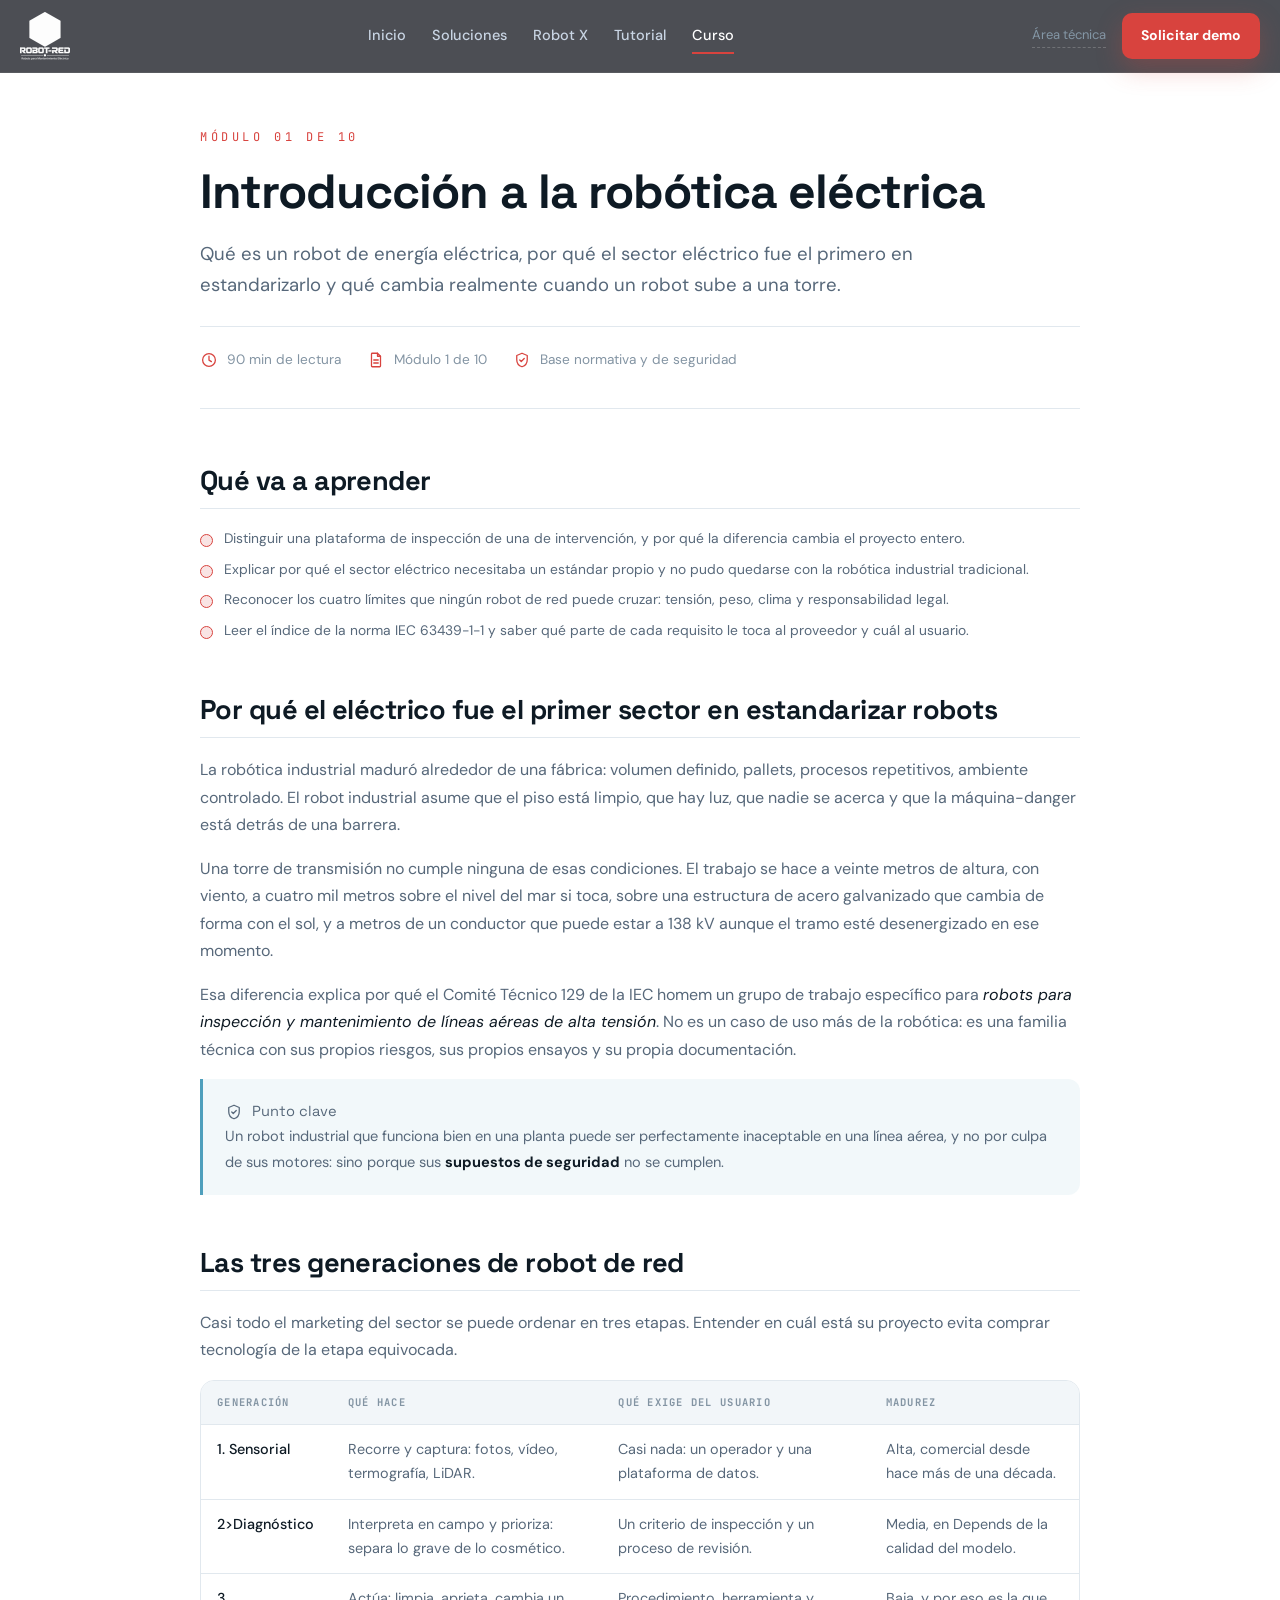
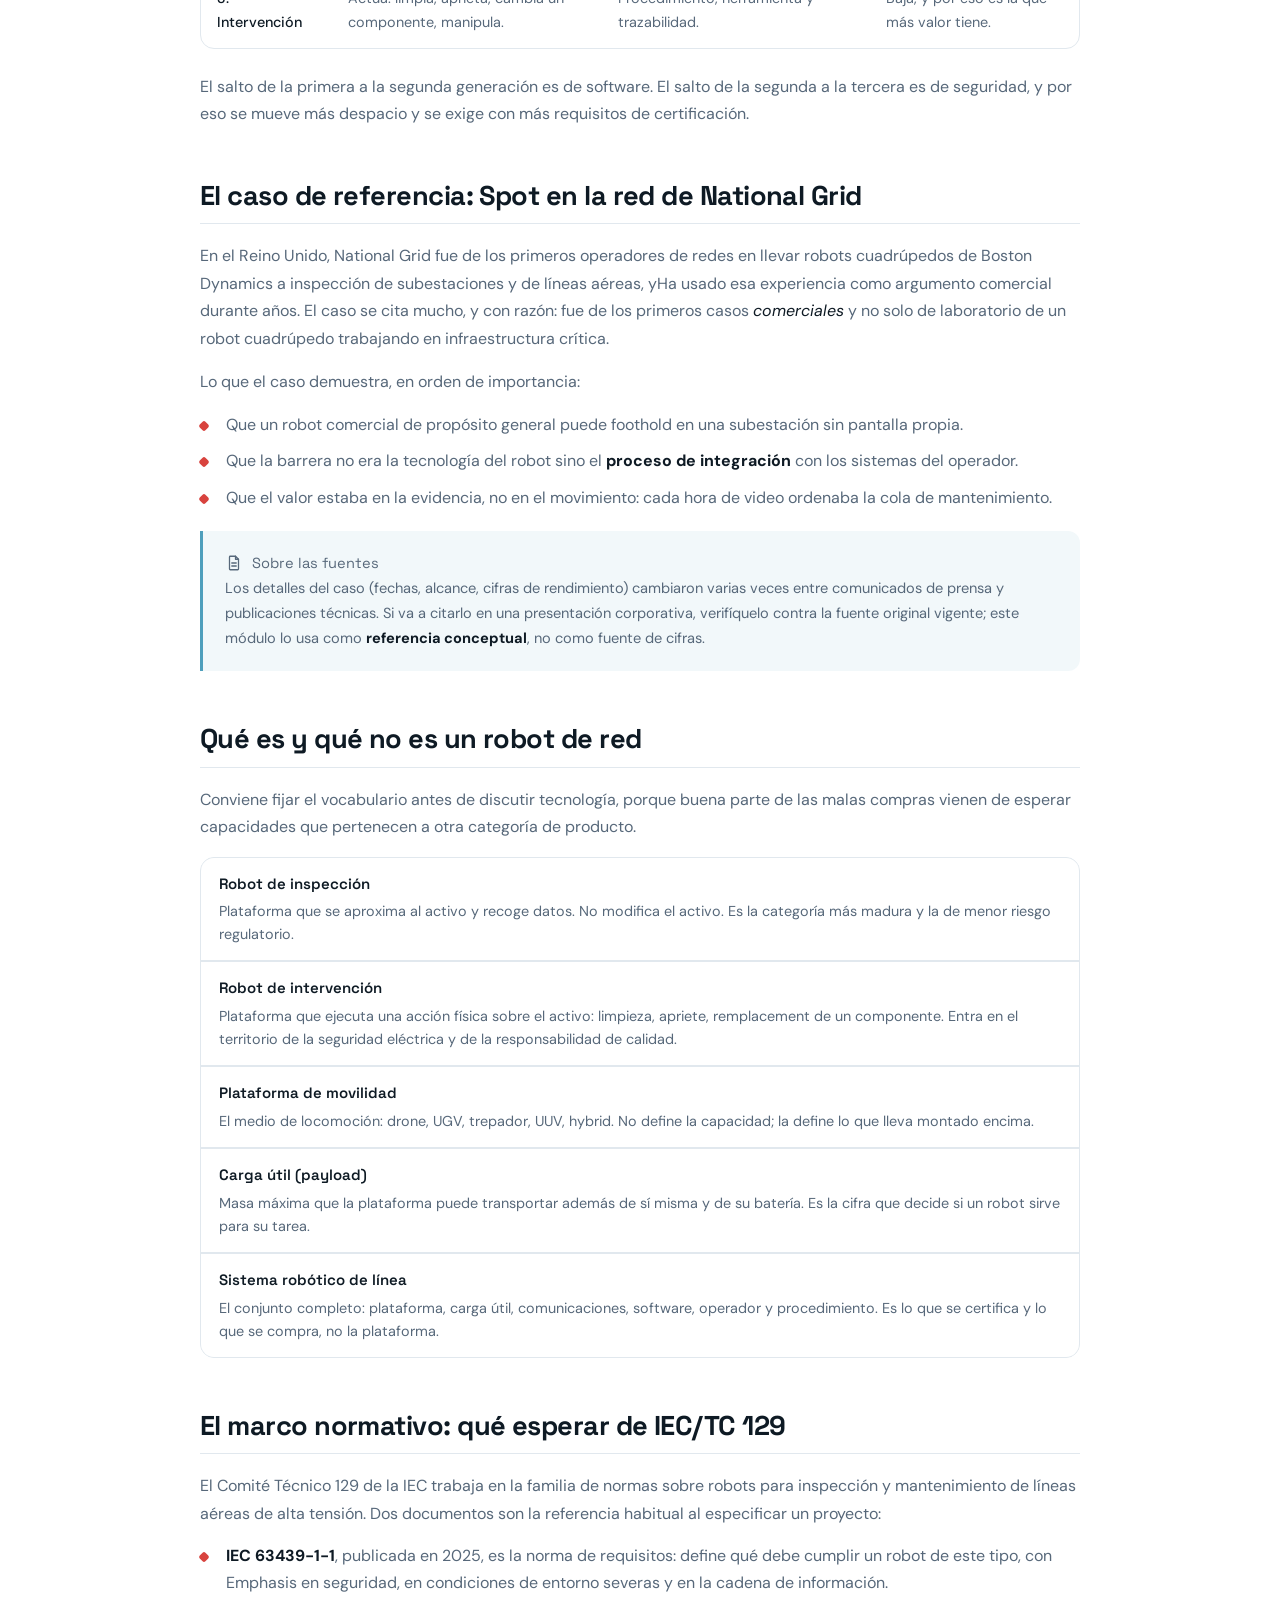
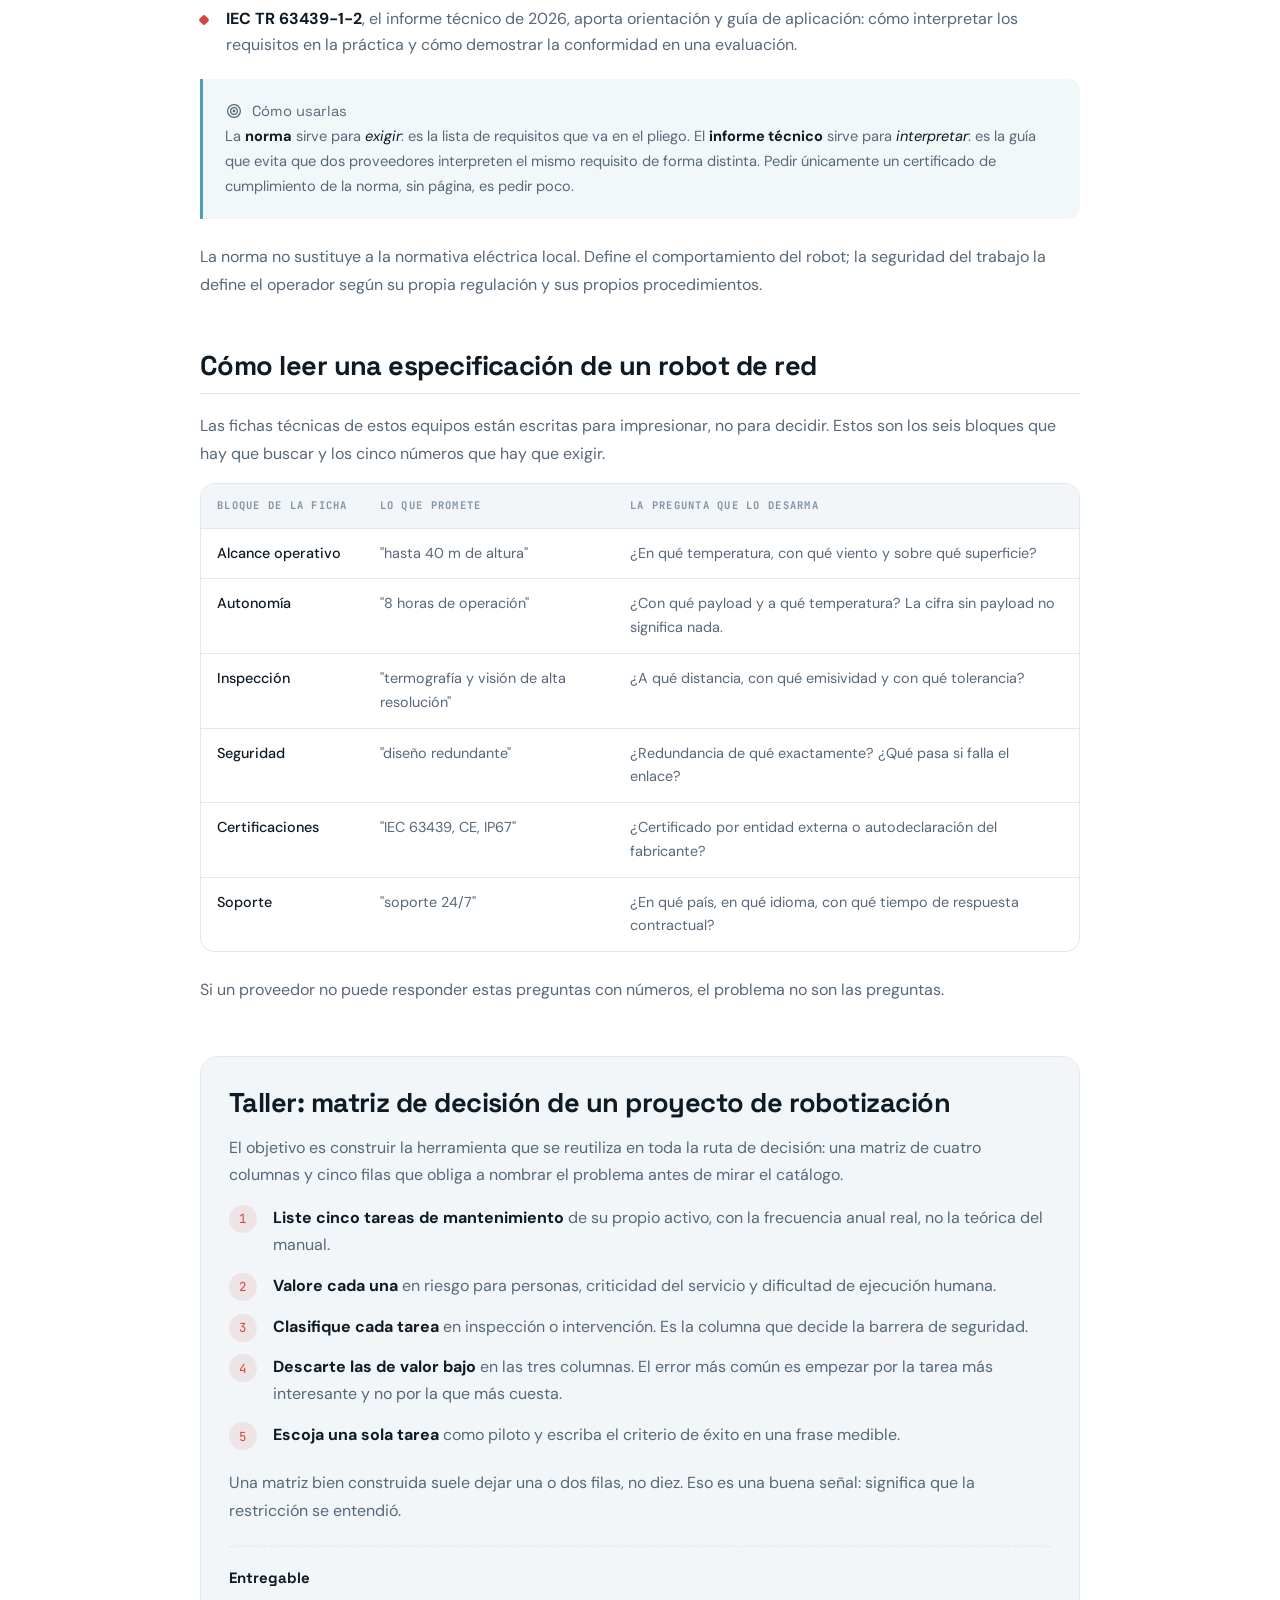
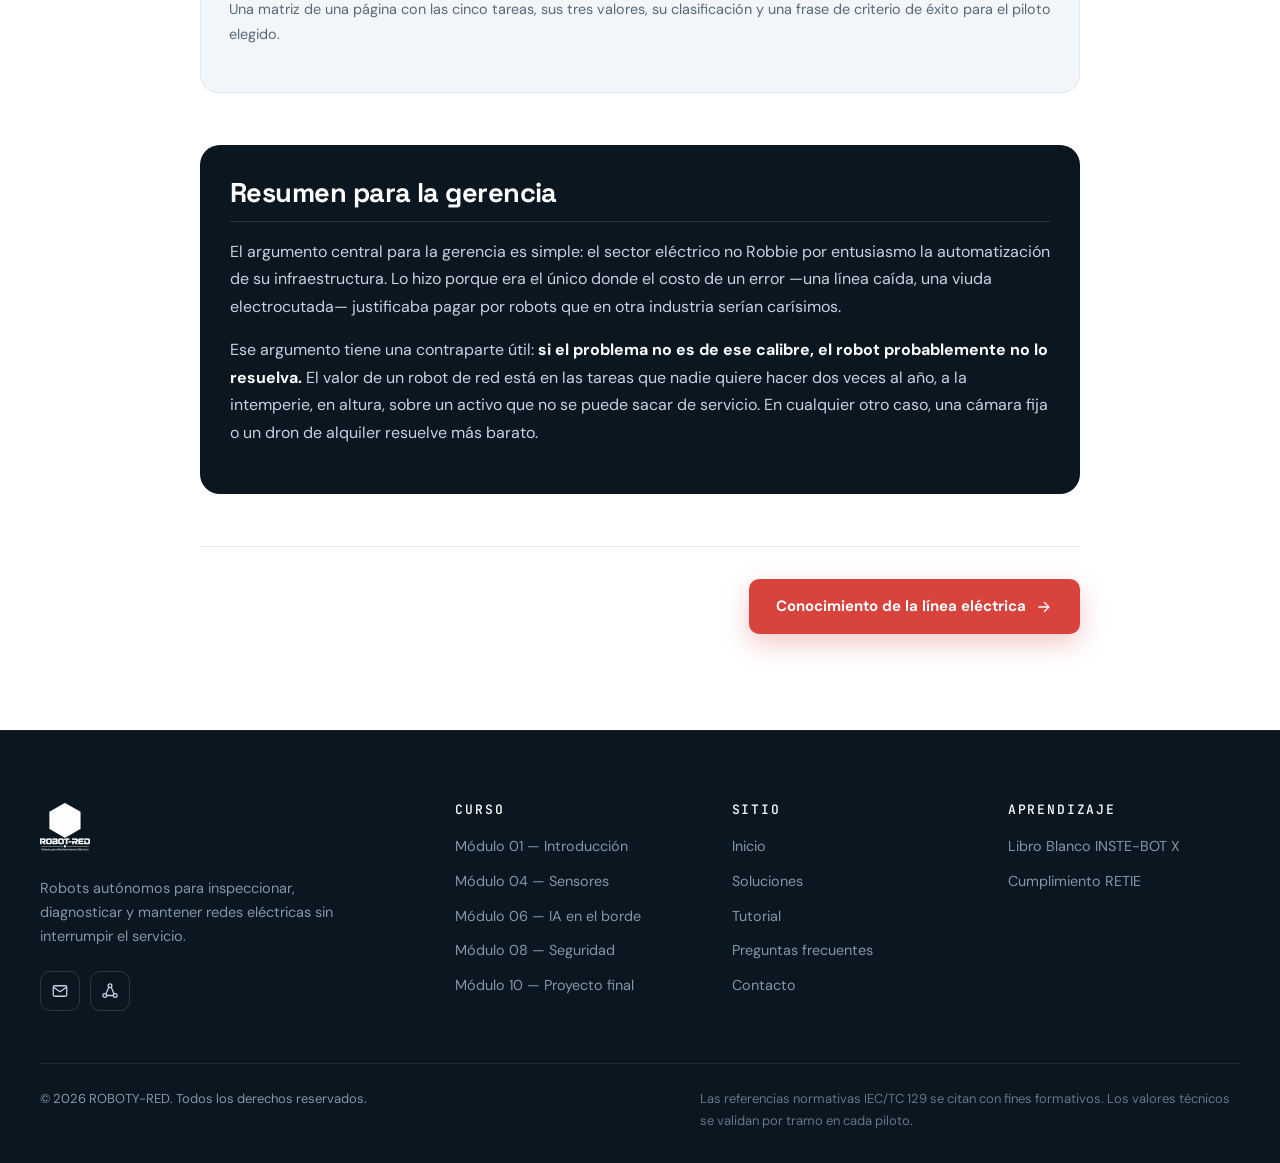
<file: curso/modulo-01.html>
<!DOCTYPE html>
<html lang="es">
<head>
  <meta charset="UTF-8">
  <meta name="viewport" content="width=device-width, initial-scale=1.0">
  <title>Módulo 01 — Introducción a la robótica eléctrica | ROBOTY-RED</title>
  <meta name="description" content="Qué es un robot de energía eléctrica, por qué el sector eléctrico fue el primero en estandarizarlo y qué cambia realmente cuando un robot sube a una torre.">
  <meta name="theme-color" content="#0A1620">
  <meta name="author" content="ROBOTY-RED">
  <meta name="robots" content="index, follow">
  <link rel="canonical" href="https://robotred.co/curso/modulo-01.html">

  <meta property="og:type" content="article">
  <meta property="og:locale" content="es_CO">
  <meta property="og:site_name" content="ROBOTY-RED">
  <meta property="og:title" content="Módulo 01 — Introducción a la robótica eléctrica">
  <meta property="og:description" content="Qué es un robot de energía eléctrica, por qué el sector eléctrico fue el primero en estandarizarlo y qué cambia realmente cuando un robot sube a una torre.">
  <meta property="og:url" content="https://robotred.co/curso/modulo-01.html">
  <meta property="og:image" content="https://robotred.co/assets/og-image.png">
  <meta property="og:image:width" content="1200">
  <meta property="og:image:height" content="630">
  <meta name="twitter:card" content="summary_large_image">
  <meta name="twitter:title" content="Módulo 01 — Introducción a la robótica eléctrica">
  <meta name="twitter:description" content="Qué es un robot de energía eléctrica, por qué el sector eléctrico fue el primero en estandarizarlo y qué cambia realmente cuando un robot sube a una torre.">
  <meta name="twitter:image" content="https://robotred.co/assets/og-image.png">

  <link rel="icon" href="../assets/favicon-32.png" sizes="32x32" type="image/png">
  <link rel="icon" href="../assets/favicon-192.png" sizes="192x192" type="image/png">
  <link rel="apple-touch-icon" href="../assets/apple-touch-icon.png">
  <link rel="preconnect" href="https://fonts.googleapis.com">
  <link rel="preconnect" href="https://fonts.gstatic.com" crossorigin>
  <link href="https://fonts.googleapis.com/css2?family=Space+Grotesk:wght@500;600;700&family=DM+Sans:opsz,wght@9..40,400;9..40,500;9..40,700&family=JetBrains+Mono:wght@400;500&display=swap" rel="stylesheet">
  <link rel="stylesheet" href="../styles.css">
</head>
<body class="page-curso">
  <a class="skip-link" href="#contenido">Saltar al contenido</a>
  <div class="progress" id="progress" aria-hidden="true"><span></span></div>

  <svg class="sprite" aria-hidden="true" focusable="false" xmlns="http://www.w3.org/2000/svg">
    <symbol id="i-clock" viewBox="0 0 24 24"><circle cx="12" cy="12" r="8.5"/><path d="M12 7v5.2l3.2 2"/></symbol>
    <symbol id="i-doc" viewBox="0 0 24 24"><path d="M14 3H7a1 1 0 0 0-1 1v16a1 1 0 0 0 1 1h10a1 1 0 0 0 1-1V7l-4-4Z"/><path d="M14 3v4h4M9 12h6M9 16h6"/></symbol>
    <symbol id="i-target" viewBox="0 0 24 24"><circle cx="12" cy="12" r="8.5"/><circle cx="12" cy="12" r="4.5"/><circle cx="12" cy="12" r="1"/></symbol>
    <symbol id="i-shield" viewBox="0 0 24 24"><path d="M12 3l7 3v5.5c0 4.3-2.9 8.1-7 9.5-4.1-1.4-7-5.2-7-9.5V6l7-3Z"/><path d="m9 12 2 2 4-4"/></symbol>
    <symbol id="i-layers" viewBox="0 0 24 24"><path d="m12 3 8.5 4.5L12 12 3.5 7.5 12 3Z"/><path d="m4 12 8 4.3 8-4.3M4 16.5 12 21l8-4.5"/></symbol>
    <symbol id="i-ai" viewBox="0 0 24 24"><path d="M12 4a3 3 0 0 0-3 3 3 3 0 0 0-2 5.2A3 3 0 0 0 9 18a3 3 0 0 0 3 2 3 3 0 0 0 3-2 3 3 0 0 0 2-5.8A3 3 0 0 0 15 7a3 3 0 0 0-3-3Z"/><path d="M12 8v9M9.5 11.5h5M9.5 14.5h5"/></symbol>
    <symbol id="i-thermal" viewBox="0 0 24 24"><path d="M12 3a3 3 0 0 1 3 3v7.5a5 5 0 1 1-6 0V6a3 3 0 0 1 3-3Z"/><path d="M12 9v6"/></symbol>
    <symbol id="i-wrench" viewBox="0 0 24 24"><path d="M15.5 3.5a5 5 0 0 0-6.2 6.4L3.7 15.5a2 2 0 1 0 2.8 2.8l5.6-5.6a5 5 0 0 0 6.4-6.2l-3 3-2.6-.7-.7-2.6 3-3Z"/></symbol>
    <symbol id="i-cpu" viewBox="0 0 24 24"><rect x="6" y="6" width="12" height="12" rx="2"/><path d="M10 3v3M14 3v3M10 18v3M14 18v3M3 10h3M3 14h3M18 10h3M18 14h3M10 10h4v4h-4z"/></symbol>
    <symbol id="i-arrow" viewBox="0 0 24 24"><path d="M5 12h13M12.5 6l6 6-6 6"/></symbol>
    <symbol id="i-mail" viewBox="0 0 24 24"><rect x="3" y="5" width="18" height="14" rx="2"/><path d="m3.5 7 8.5 6 8.5-6"/></symbol>
    <symbol id="i-phone" viewBox="0 0 24 24"><path d="M7 3h3l1.5 4-2 1.5a11 11 0 0 0 5 5L16 11.5 20 13v3a2 2 0 0 1-2.2 2A16 16 0 0 1 5 5.2 2 2 0 0 1 7 3Z"/></symbol>
    <symbol id="i-pin" viewBox="0 0 24 24"><path d="M12 21s6.5-6 6.5-11a6.5 6.5 0 1 0-13 0C5.5 15 12 21 12 21Z"/><circle cx="12" cy="10" r="2.5"/></symbol>
    <symbol id="i-robo" viewBox="0 0 24 24"><rect x="4" y="8" width="16" height="11" rx="3"/><path d="M12 8V5M9 5h6M9 13h.01M15 13h.01M9.5 16.5h5M2 12v3M22 12v3"/></symbol>
    <symbol id="i-network" viewBox="0 0 24 24"><circle cx="12" cy="5" r="2.5"/><circle cx="5" cy="18" r="2.5"/><circle cx="19" cy="18" r="2.5"/><path d="M10.4 6.9 6.6 15.6M13.6 6.9l3.8 8.7M7.5 18h9"/></symbol>
    <symbol id="i-sensor" viewBox="0 0 24 24"><circle cx="12" cy="12" r="3"/><path d="M6.5 6.5a7.8 7.8 0 0 0 0 11M17.5 6.5a7.8 7.8 0 0 1 0 11M3.5 3.5a12 12 0 0 0 0 17M20.5 3.5a12 12 0 0 1 0 17"/></symbol>
    <symbol id="i-map" viewBox="0 0 24 24"><path d="M12 21s6.5-6 6.5-11a6.5 6.5 0 1 0-13 0C5.5 15 12 21 12 21Z"/><circle cx="12" cy="10" r="2.5"/></symbol>
    <symbol id="i-drone" viewBox="0 0 24 24"><rect x="9" y="9" width="6" height="6" rx="2"/><path d="M9 10 5 6M15 10l4-4M9 14l-4 4M15 14l4 4M3 4h4M17 4h4M3 20h4M17 20h4"/></symbol>
  </svg>

  <header class="topbar" id="topbar">
    <div class="topbar-inner">
      <a class="brand" href="../index.html" aria-label="ROBOTY-RED — inicio">
        <img class="brand-logo" src="../assets/logo-blanco.webp" width="100" height="96" alt="" fetchpriority="high">
      </a>

      <nav class="nav" id="nav" aria-label="Navegación principal">
        <a href="../index.html">Inicio</a>
        <a href="../index.html#soluciones">Soluciones</a>
        <a href="../index.html#robot">Robot X</a>
        <a href="../tutorial.html">Tutorial</a>
        <a href="index.html" class="active" aria-current="page">Curso</a>
      </nav>

      <div class="topbar-actions">
        <a class="link-tech" href="https://alejandro8aperez.github.io/INSTE-BOT/" target="_blank" rel="noopener">Área técnica</a>
        <a class="btn btn-primary btn-sm" href="../index.html#contacto">Solicitar demo</a>
        <button class="nav-toggle" id="navToggle" aria-label="Abrir menú" aria-expanded="false" aria-controls="nav">
          <span></span><span></span><span></span>
        </button>
      </div>
    </div>
  </header>

  <main id="contenido">
    <article class="leccion">
      <div class="container leccion-wrap">

        <header class="leccion-head">
          <p class="leccion-num">Módulo 01 de 10</p>
          <h1>Introducción a la robótica eléctrica</h1>
          <p class="leccion-lead">Qué es un robot de energía eléctrica, por qué el sector eléctrico fue el primero en estandarizarlo y qué cambia realmente cuando un robot sube a una torre.</p>
          <ul class="leccion-meta">
            <li><svg class="ico ico-sm"><use href="#i-clock"/></svg>90 min de lectura</li>
            <li><svg class="ico ico-sm"><use href="#i-doc"/></svg>Módulo 1 de 10</li>
            <li><svg class="ico ico-sm"><use href="#i-shield"/></svg>Base normativa y de seguridad</li>
          </ul>
        </header>

        <div class="leccion-body">

          <section>
            <h2>Qué va a aprender</h2>
            <ul class="ticks">
              <li>Distinguir una plataforma de inspección de una de intervención, y por qué la diferencia cambia el proyecto entero.</li>
              <li>Explicar por qué el sector eléctrico necesitaba un estándar propio y no pudo quedarse con la robótica industrial tradicional.</li>
              <li>Reconocer los cuatro límites que ningún robot de red puede cruzar: tensión, peso, clima y responsabilidad legal.</li>
              <li>Leer el índice de la norma IEC 63439-1-1 y saber qué parte de cada requisito le toca al proveedor y cuál al usuario.</li>
            </ul>
          </section>

          <section>
            <h2>Por qué el eléctrico fue el primer sector en estandarizar robots</h2>

            <p>La robótica industrial maduró alrededor de una fábrica: volumen definido, pallets, procesos repetitivos, ambiente controlado. El robot industrial asume que el piso está limpio, que hay luz, que nadie se acerca y que la máquina-danger está detrás de una barrera.</p>
            <p>Una torre de transmisión no cumple ninguna de esas condiciones. El trabajo se hace a veinte metros de altura, con viento, a cuatro mil metros sobre el nivel del mar si toca, sobre una estructura de acero galvanizado que cambia de forma con el sol, y a metros de un conductor que puede estar a 138 kV aunque el tramo esté desenergizado en ese momento.</p>
            <p>Esa diferencia explica por qué el Comité Técnico 129 de la IEC homem un grupo de trabajo específico para <em>robots para inspección y mantenimiento de líneas aéreas de alta tensión</em>. No es un caso de uso más de la robótica: es una familia técnica con sus propios riesgos, sus propios ensayos y su propia documentación.</p>

            <div class="callout">
              <p class="callout-title"><svg class="ico ico-sm"><use href="#i-shield"/></svg>Punto clave</p>
              <p>Un robot industrial que funciona bien en una planta puede ser perfectamente inaceptable en una línea aérea, y no por culpa de sus motores: sino porque sus <strong>supuestos de seguridad</strong> no se cumplen.</p>
            </div>
                
          </section>

          <section>
            <h2>Las tres generaciones de robot de red</h2>

            <p>Casi todo el marketing del sector se puede ordenar en tres etapas. Entender en cuál está su proyecto evita comprar tecnología de la etapa equivocada.</p>

            <div class="table-wrap">
              <table>
                <thead>
                  <tr><th>Generación</th><th>Qué hace</th><th>Qué exige del usuario</th><th>Madurez</th></tr>
                </thead>
                <tbody>
                  <tr><td>1. Sensorial</td><td>Recorre y captura: fotos, vídeo, termografía, LiDAR.</td><td>Casi nada: un operador y una plataforma de datos.</td><td>Alta, comercial desde hace más de una década.</td></tr>
                  <tr><td>2>Diagnóstico</td><td>Interpreta en campo y prioriza: separa lo grave de lo cosmético.</td><td>Un criterio de inspección y un proceso de revisión.</td><td>Media, en Depends de la calidad del modelo.</td></tr>
                  <tr><td>3. Intervención</td><td>Actúa: limpia, aprieta, cambia un componente, manipula.</td><td>Procedimiento, herramienta y trazabilidad.</td><td>Baja, y por eso es la que más valor tiene.</td></tr>
                </tbody>
              </table>
            </div>

            <p>El salto de la primera a la segunda generación es de software. El salto de la segunda a la tercera es de seguridad, y por eso se mueve más despacio y se exige con más requisitos de certificación.</p>
                
          </section>

          <section>
            <h2>El caso de referencia: Spot en la red de National Grid</h2>

            <p>En el Reino Unido, National Grid fue de los primeros operadores de redes en llevar robots cuadrúpedos de Boston Dynamics a inspección de subestaciones y de líneas aéreas, yHa usado esa experiencia como argumento comercial durante años. El caso se cita mucho, y con razón: fue de los primeros casos <em>comerciales</em> y no solo de laboratorio de un robot cuadrúpedo trabajando en infraestructura crítica.</p>
            <p>Lo que el caso demuestra, en orden de importancia:</p>
            <ul class="bullets">
              <li>Que un robot comercial de propósito general puede foothold en una subestación sin pantalla propia.</li>
              <li>Que la barrera no era la tecnología del robot sino el <strong>proceso de integración</strong> con los sistemas del operador.</li>
              <li>Que el valor estaba en la evidencia, no en el movimiento: cada hora de video ordenaba la cola de mantenimiento.</li>
            </ul>

            <div class="callout callout-warn">
              <p class="callout-title"><svg class="ico ico-sm"><use href="#i-doc"/></svg>Sobre las fuentes</p>
              <p>Los detalles del caso (fechas, alcance, cifras de rendimiento) cambiaron varias veces entre comunicados de prensa y publicaciones técnicas. Si va a citarlo en una presentación corporativa, verifíquelo contra la fuente original vigente; este módulo lo usa como <strong>referencia conceptual</strong>, no como fuente de cifras.</p>
            </div>
                
          </section>

          <section>
            <h2>Qué es y qué no es un robot de red</h2>

            <p>Conviene fijar el vocabulario antes de discutir tecnología, porque buena parte de las malas compras vienen de esperar capacidades que pertenecen a otra categoría de producto.</p>

            <dl class="glossary">
              <div><dt>Robot de inspección</dt><dd>Plataforma que se aproxima al activo y recoge datos. No modifica el activo. Es la categoría más madura y la de menor riesgo regulatorio.</dd></div>
              <div><dt>Robot de intervención</dt><dd>Plataforma que ejecuta una acción física sobre el activo: limpieza, apriete, remplacement de un componente. Entra en el territorio de la seguridad eléctrica y de la responsabilidad de calidad.</dd></div>
              <div><dt>Plataforma de movilidad</dt><dd>El medio de locomoción: drone, UGV, trepador, UUV, hybrid. No define la capacidad; la define lo que lleva montado encima.</dd></div>
              <div><dt>Carga útil (payload)</dt><dd>Masa máxima que la plataforma puede transportar además de sí misma y de su batería. Es la cifra que decide si un robot sirve para su tarea.</dd></div>
              <div><dt>Sistema robótico de línea</dt><dd>El conjunto completo: plataforma, carga útil, comunicaciones, software, operador y procedimiento. Es lo que se certifica y lo que se compra, no la plataforma.</dd></div>
            </dl>
                
          </section>

          <section>
            <h2>El marco normativo: qué esperar de IEC/TC 129</h2>

            <p>El Comité Técnico 129 de la IEC trabaja en la familia de normas sobre robots para inspección y mantenimiento de líneas aéreas de alta tensión. Dos documentos son la referencia habitual al especificar un proyecto:</p>
            <ul class="bullets">
              <li><strong>IEC 63439-1-1</strong>, publicada en 2025, es la norma de requisitos: define qué debe cumplir un robot de este tipo, con Emphasis en seguridad, en condiciones de entorno severas y en la cadena de información.</li>
              <li><strong>IEC TR 63439-1-2</strong>, el informe técnico de 2026, aporta orientación y guía de aplicación: cómo interpretar los requisitos en la práctica y cómo demostrar la conformidad en una evaluación.</li>
            </ul>

            <div class="callout callout-key">
              <p class="callout-title"><svg class="ico ico-sm"><use href="#i-target"/></svg>Cómo usarlas</p>
              <p>La <strong>norma</strong> sirve para <em>exigir</em>: es la lista de requisitos que va en el pliego. El <strong>informe técnico</strong> sirve para <em>interpretar</em>: es la guía que evita que dos proveedores interpreten el mismo requisito de forma distinta. Pedir únicamente un certificado de cumplimiento de la norma, sin página, es pedir poco.</p>
            </div>

            <p>La norma no sustituye a la normativa eléctrica local. Define el comportamiento del robot; la seguridad del trabajo la define el operador según su propia regulación y sus propios procedimientos.</p>
                
          </section>

          <section>
            <h2>Cómo leer una especificación de un robot de red</h2>

            <p>Las fichas técnicas de estos equipos están escritas para impresionar, no para decidir. Estos son los seis bloques que hay que buscar y los cinco números que hay que exigir.</p>

            <div class="table-wrap">
              <table>
                <thead>
                  <tr><th>Bloque de la ficha</th><th>Lo que promete</th><th>La pregunta que lo desarma</th></tr>
                </thead>
                <tbody>
                  <tr><td>Alcance operativo</td><td>"hasta 40 m de altura"</td><td>¿En qué temperatura, con qué viento y sobre qué superficie?</td></tr>
                  <tr><td>Autonomía</td><td>"8 horas de operación"</td><td>¿Con qué payload y a qué temperatura? La cifra sin payload no significa nada.</td></tr>
                  <tr><td>Inspección</td><td>"termografía y visión de alta resolución"</td><td>¿A qué distancia, con qué emisividad y con qué tolerancia?</td></tr>
                  <tr><td>Seguridad</td><td>"diseño redundante"</td><td>¿Redundancia de qué exactamente? ¿Qué pasa si falla el enlace?</td></tr>
                  <tr><td>Certificaciones</td><td>"IEC 63439, CE, IP67"</td><td>¿Certificado por entidad externa o autodeclaración del fabricante?</td></tr>
                  <tr><td>Soporte</td><td>"soporte 24/7"</td><td>¿En qué país, en qué idioma, con qué tiempo de respuesta contractual?</td></tr>
                </tbody>
              </table>
            </div>

            <p>Si un proveedor no puede responder estas preguntas con números, el problema no son las preguntas.</p>
                
          </section>

          <section class="taller">
            <h2>Taller: matriz de decisión de un proyecto de robotización</h2>

            <p>El objetivo es construir la herramienta que se reutiliza en toda la ruta de decisión: una matriz de cuatro columnas y cinco filas que obliga a nombrar el problema antes de mirar el catálogo.</p>
            <ol class="steps">
              <li><strong>Liste cinco tareas de mantenimiento</strong> de su propio activo, con la frecuencia anual real, no la teórica del manual.</li>
              <li><strong>Valore cada una</strong> en riesgo para personas, criticidad del servicio y dificultad de ejecución humana.</li>
              <li><strong>Clasifique cada tarea</strong> en inspección o intervención. Es la columna que decide la barrera de seguridad.</li>
              <li><strong>Descarte las de valor bajo</strong> en las tres columnas. El error más común es empezar por la tarea más interesante y no por la que más cuesta.</li>
              <li><strong>Escoja una sola tarea</strong> como piloto y escriba el criterio de éxito en una frase medible.</li>
            </ol>
            <p>Una matriz bien construida suele dejar una o dos filas, no diez. Eso es una buena señal: significa que la restricción se entendió.</p>
            
            <p class="entrega"><strong>Entregable</strong>Una matriz de una página con las cinco tareas, sus tres valores, su clasificación y una frase de criterio de éxito para el piloto elegido.</p>
          </section>

          <section class="resumen-eco">
            <h2>Resumen para la gerencia</h2>

            <p>El argumento central para la gerencia es simple: el sector eléctrico no Robbie por entusiasmo la automatización de su infraestructura. Lo hizo porque era el único donde el costo de un error —una línea caída, una viuda electrocutada— justificaba pagar por robots que en otra industria serían carísimos.</p>
            <p>Ese argumento tiene una contraparte útil: <strong>si el problema no es de ese calibre, el robot probablemente no lo resuelva.</strong> El valor de un robot de red está en las tareas que nadie quiere hacer dos veces al año, a la intemperie, en altura, sobre un activo que no se puede sacar de servicio. En cualquier otro caso, una cámara fija o un dron de alquiler resuelve más barato.</p>
        
          </section>

        </div>

        <nav class="leccion-nav" aria-label="Navegación del curso">
          <span class="empty"></span>
          <a class="btn btn-primary" href="modulo-02.html">Conocimiento de la línea eléctrica <svg class="ico ico-sm"><use href="#i-arrow"/></svg></a>
        </nav>

      </div>
    </article>
  </main>

  <footer class="footer">
    <div class="container footer-grid">
      <div class="footer-brand">
        <a class="brand" href="../index.html" aria-label="ROBOTY-RED — inicio">
          <img class="brand-logo" src="../assets/logo-blanco.webp" width="100" height="96" alt="" loading="lazy">
        </a>
        <p>Robots autónomos para inspeccionar, diagnosticar y mantener redes eléctricas sin interrumpir el servicio.</p>
        <div class="social">
          <a href="mailto:info@robotred.co" aria-label="Correo"><svg class="ico ico-sm"><use href="#i-mail"/></svg></a>
          <a href="https://github.com/alejandro8aperez/Robotred" target="_blank" rel="noopener" aria-label="GitHub"><svg class="ico ico-sm"><use href="#i-network"/></svg></a>
        </div>
      </div>

      <nav class="footer-col" aria-label="Curso">
        <h4>Curso</h4>
        <a href="modulo-01.html">Módulo 01 — Introducción</a>
        <a href="modulo-04.html">Módulo 04 — Sensores</a>
        <a href="modulo-06.html">Módulo 06 — IA en el borde</a>
        <a href="modulo-08.html">Módulo 08 — Seguridad</a>
        <a href="modulo-10.html">Módulo 10 — Proyecto final</a>
      </nav>

      <nav class="footer-col" aria-label="Sitio">
        <h4>Sitio</h4>
        <a href="../index.html">Inicio</a>
        <a href="../index.html#soluciones">Soluciones</a>
        <a href="../tutorial.html">Tutorial</a>
        <a href="../index.html#faq">Preguntas frecuentes</a>
        <a href="../index.html#contacto">Contacto</a>
      </nav>

      <nav class="footer-col" aria-label="Aprendizaje">
        <h4>Aprendizaje</h4>
        <a href="https://alejandro8aperez.github.io/INSTE-BOT/" target="_blank" rel="noopener">Libro Blanco INSTE-BOT X</a>
        <a href="../index.html#resultados">Cumplimiento RETIE</a>
      </nav>
    </div>

    <div class="container footer-bottom">
      <p>© <span id="year">2026</span> ROBOTY-RED. Todos los derechos reservados.</p>
      <p class="foot-note">Las referencias normativas IEC/TC 129 se citan con fines formativos. Los valores técnicos se validan por tramo en cada piloto.</p>
    </div>
  </footer>

  <button class="to-top" id="toTop" aria-label="Volver arriba" hidden>
    <svg class="ico ico-sm" viewBox="0 0 24 24"><path d="M12 19V6M6 12l6-6 6 6" fill="none" stroke="currentColor" stroke-width="2" stroke-linecap="round" stroke-linejoin="round"/></svg>
  </button>

  <script src="../app.js" defer></script>
</body>
</html>
</file>
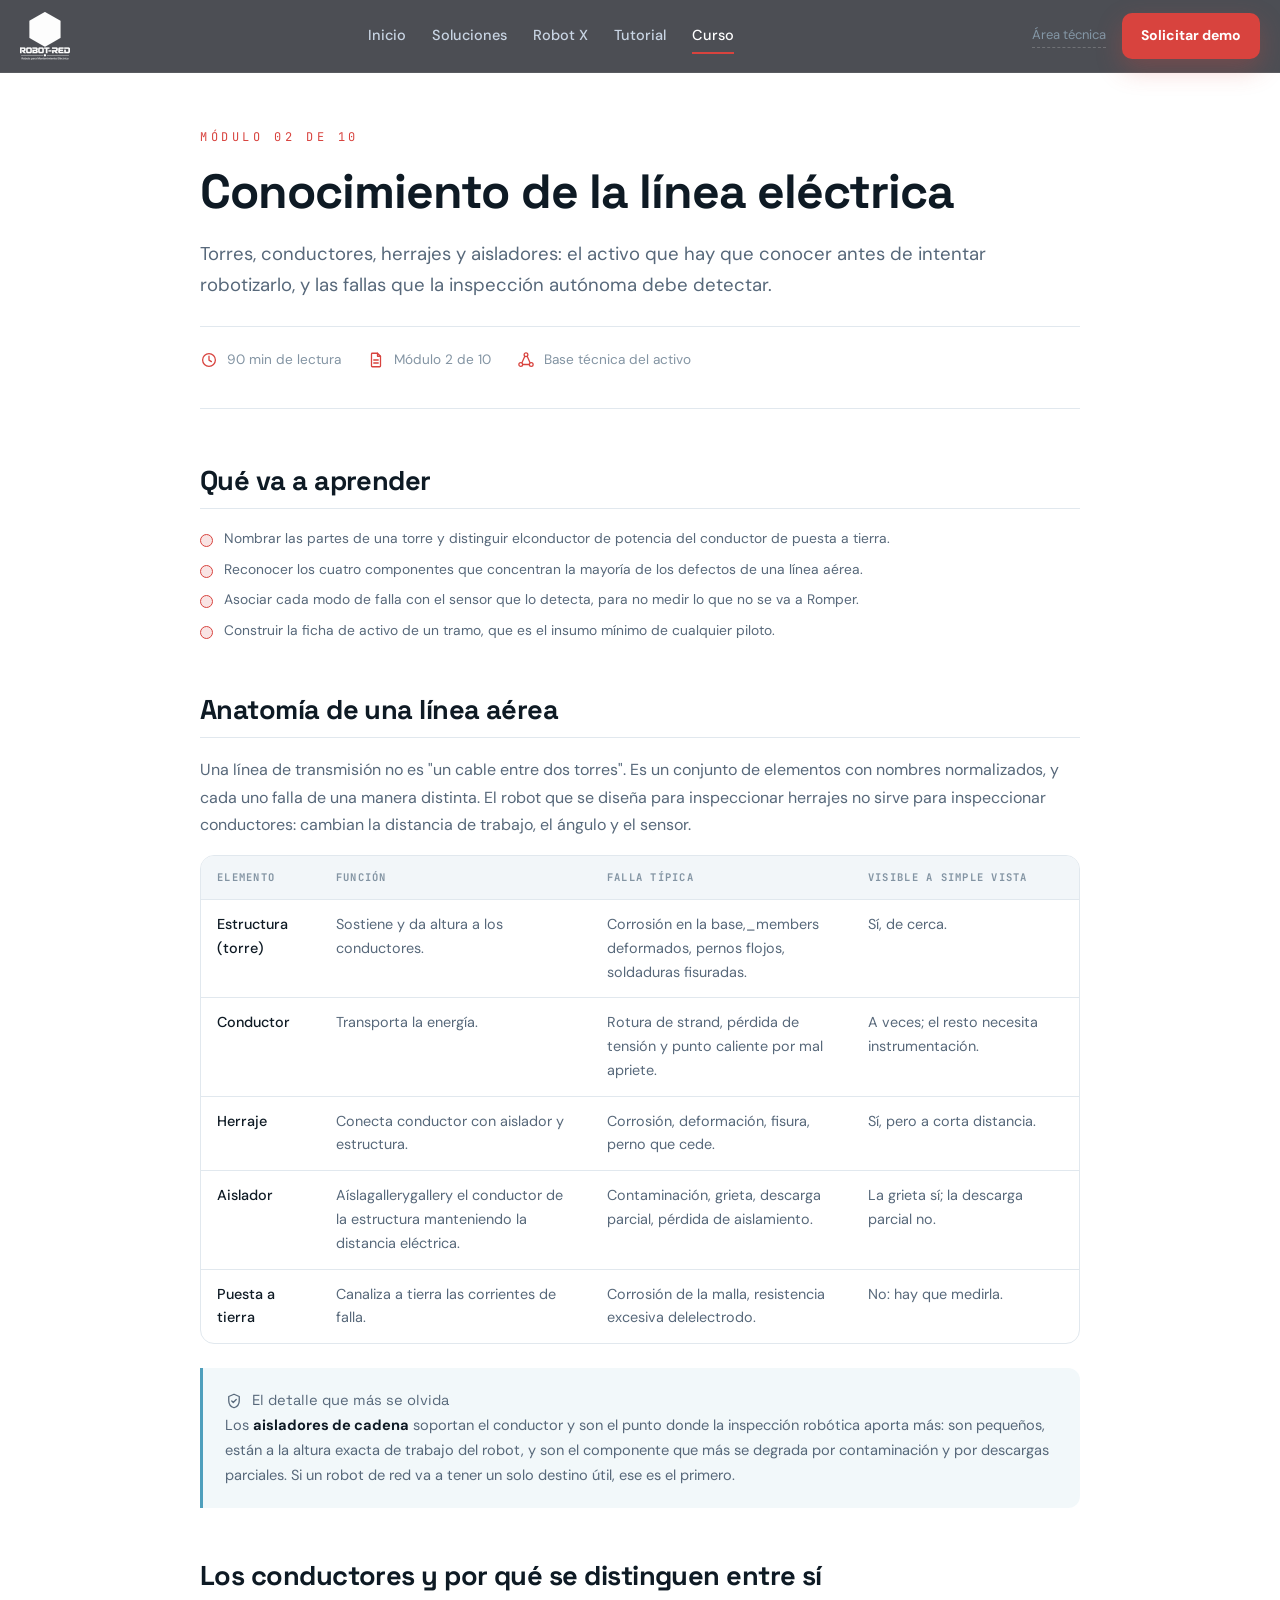
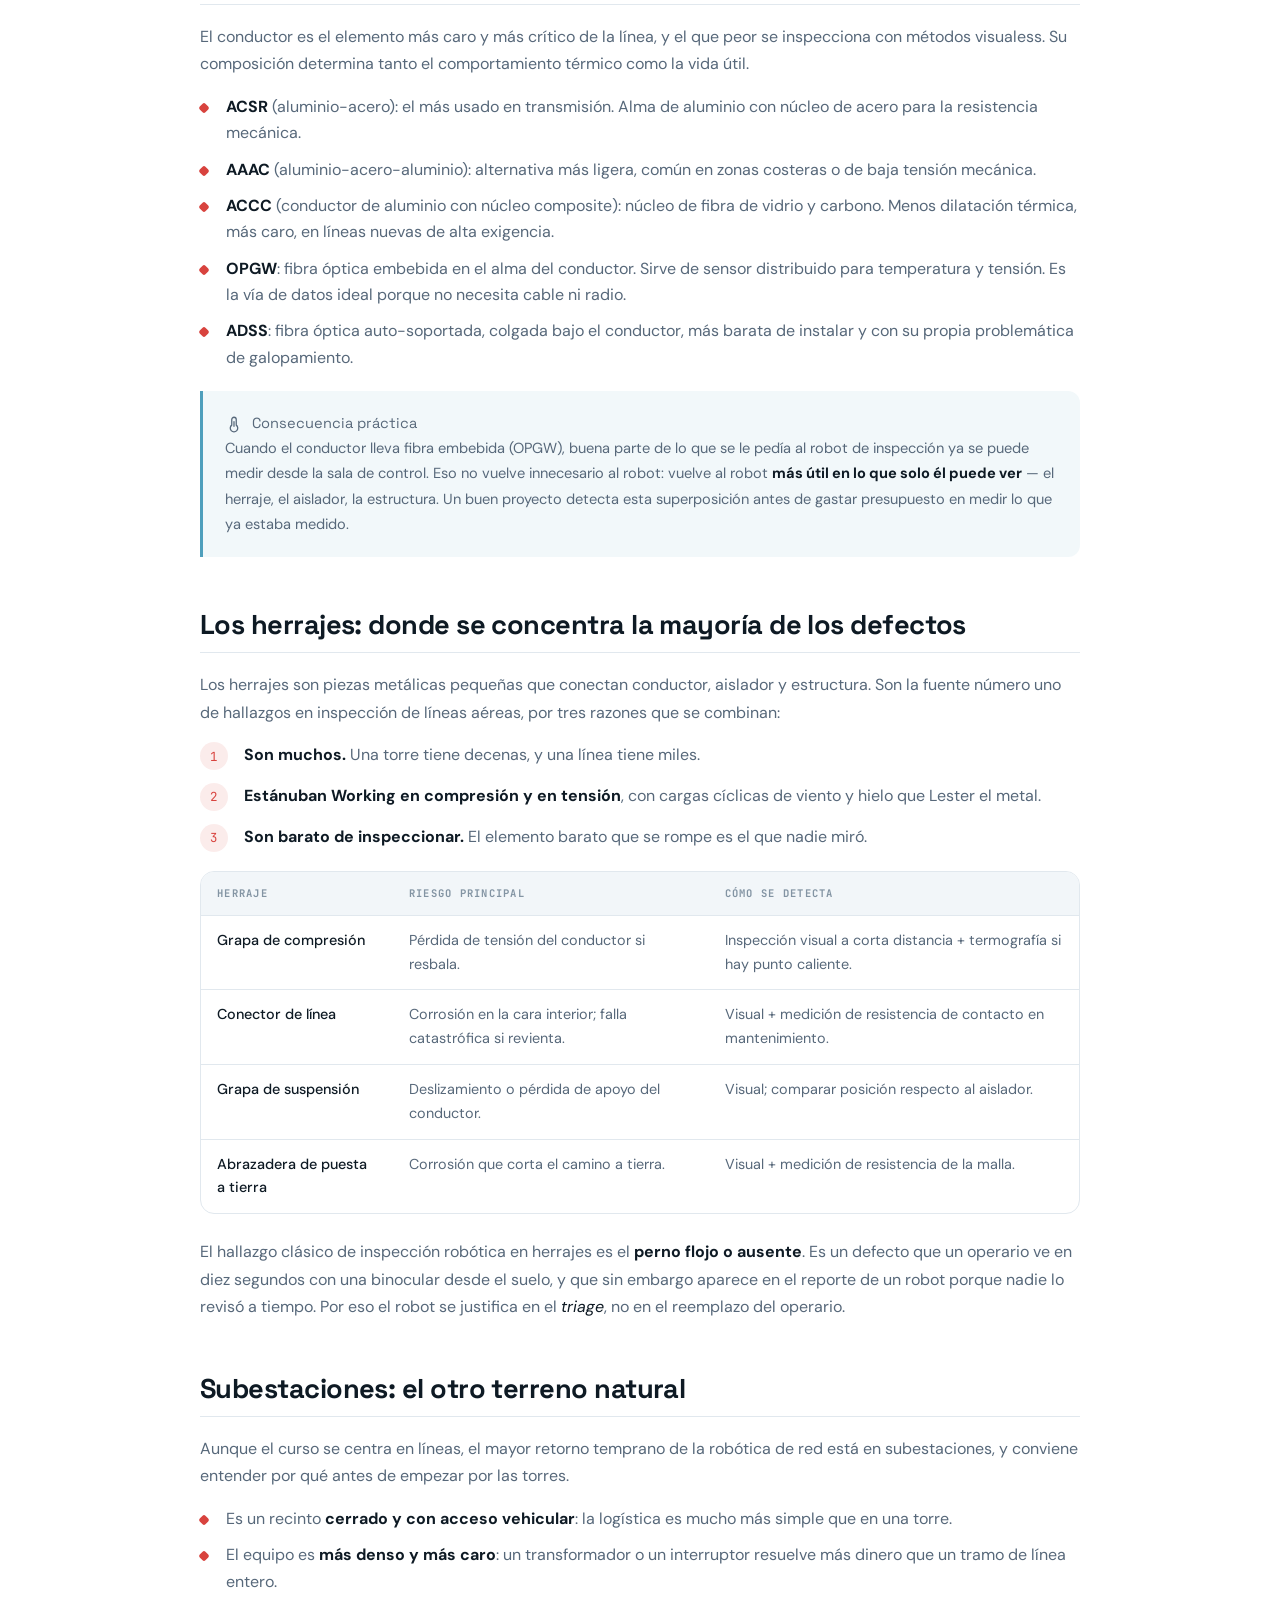
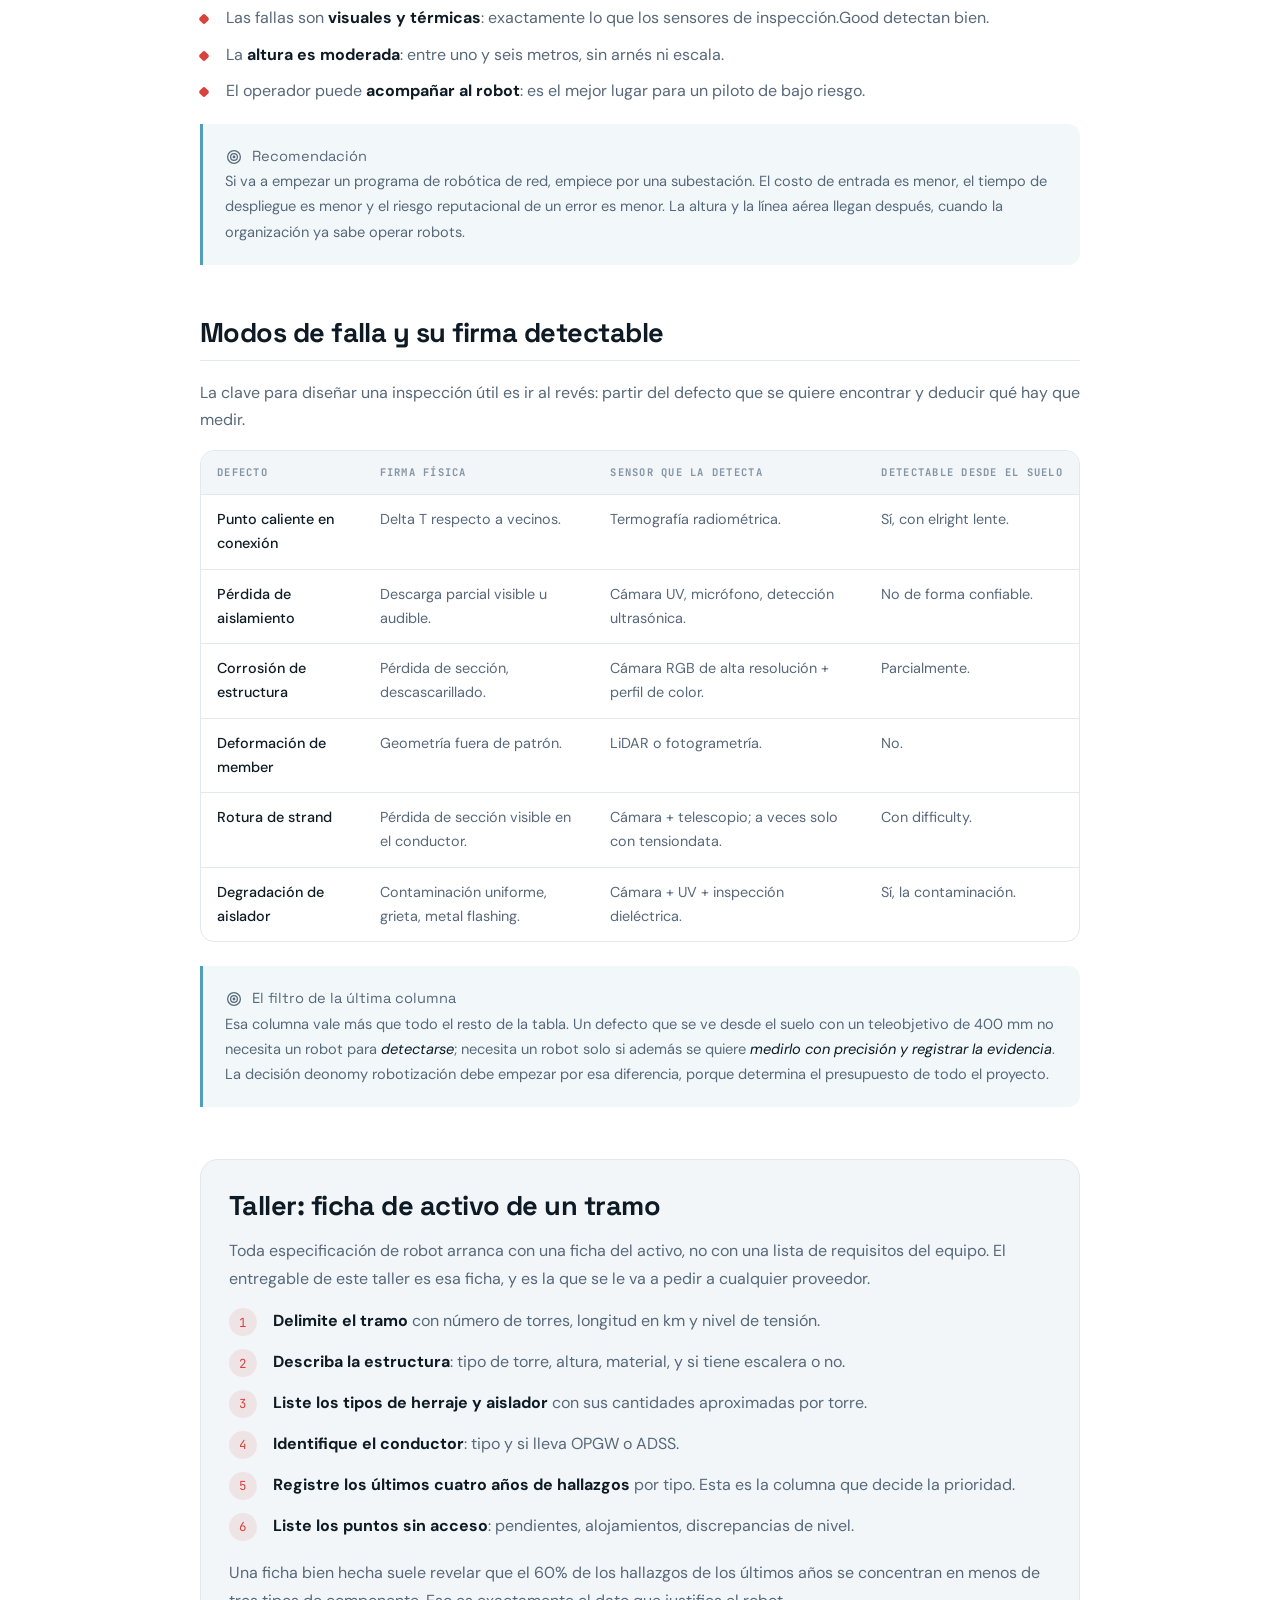
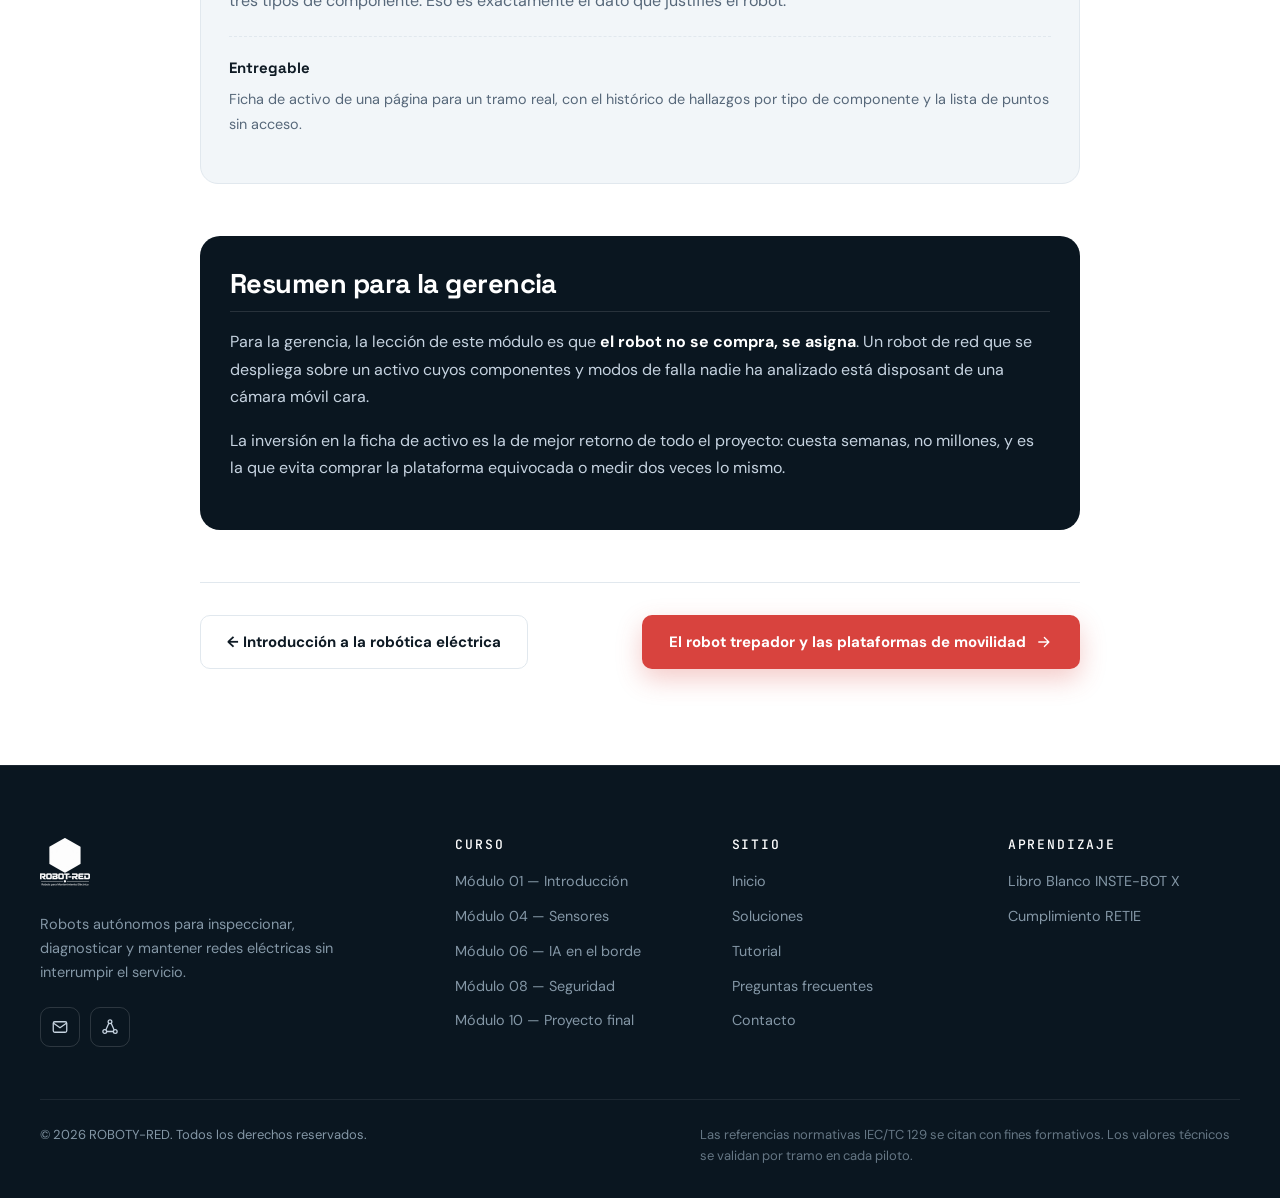
<file: curso/modulo-02.html>
<!DOCTYPE html>
<html lang="es">
<head>
  <meta charset="UTF-8">
  <meta name="viewport" content="width=device-width, initial-scale=1.0">
  <title>Módulo 02 — Conocimiento de la línea eléctrica | ROBOTY-RED</title>
  <meta name="description" content="Torres, conductores, herrajes y aisladores: el activo que hay que conocer antes de intentar robotizarlo, y las fallas que la inspección autónoma debe detectar.">
  <meta name="theme-color" content="#0A1620">
  <meta name="author" content="ROBOTY-RED">
  <meta name="robots" content="index, follow">
  <link rel="canonical" href="https://robotred.co/curso/modulo-02.html">

  <meta property="og:type" content="article">
  <meta property="og:locale" content="es_CO">
  <meta property="og:site_name" content="ROBOTY-RED">
  <meta property="og:title" content="Módulo 02 — Conocimiento de la línea eléctrica">
  <meta property="og:description" content="Torres, conductores, herrajes y aisladores: el activo que hay que conocer antes de intentar robotizarlo, y las fallas que la inspección autónoma debe detectar.">
  <meta property="og:url" content="https://robotred.co/curso/modulo-02.html">
  <meta property="og:image" content="https://robotred.co/assets/og-image.png">
  <meta property="og:image:width" content="1200">
  <meta property="og:image:height" content="630">
  <meta name="twitter:card" content="summary_large_image">
  <meta name="twitter:title" content="Módulo 02 — Conocimiento de la línea eléctrica">
  <meta name="twitter:description" content="Torres, conductores, herrajes y aisladores: el activo que hay que conocer antes de intentar robotizarlo, y las fallas que la inspección autónoma debe detectar.">
  <meta name="twitter:image" content="https://robotred.co/assets/og-image.png">

  <link rel="icon" href="../assets/favicon-32.png" sizes="32x32" type="image/png">
  <link rel="icon" href="../assets/favicon-192.png" sizes="192x192" type="image/png">
  <link rel="apple-touch-icon" href="../assets/apple-touch-icon.png">
  <link rel="preconnect" href="https://fonts.googleapis.com">
  <link rel="preconnect" href="https://fonts.gstatic.com" crossorigin>
  <link href="https://fonts.googleapis.com/css2?family=Space+Grotesk:wght@500;600;700&family=DM+Sans:opsz,wght@9..40,400;9..40,500;9..40,700&family=JetBrains+Mono:wght@400;500&display=swap" rel="stylesheet">
  <link rel="stylesheet" href="../styles.css">
</head>
<body class="page-curso">
  <a class="skip-link" href="#contenido">Saltar al contenido</a>
  <div class="progress" id="progress" aria-hidden="true"><span></span></div>

  <svg class="sprite" aria-hidden="true" focusable="false" xmlns="http://www.w3.org/2000/svg">
    <symbol id="i-clock" viewBox="0 0 24 24"><circle cx="12" cy="12" r="8.5"/><path d="M12 7v5.2l3.2 2"/></symbol>
    <symbol id="i-doc" viewBox="0 0 24 24"><path d="M14 3H7a1 1 0 0 0-1 1v16a1 1 0 0 0 1 1h10a1 1 0 0 0 1-1V7l-4-4Z"/><path d="M14 3v4h4M9 12h6M9 16h6"/></symbol>
    <symbol id="i-target" viewBox="0 0 24 24"><circle cx="12" cy="12" r="8.5"/><circle cx="12" cy="12" r="4.5"/><circle cx="12" cy="12" r="1"/></symbol>
    <symbol id="i-shield" viewBox="0 0 24 24"><path d="M12 3l7 3v5.5c0 4.3-2.9 8.1-7 9.5-4.1-1.4-7-5.2-7-9.5V6l7-3Z"/><path d="m9 12 2 2 4-4"/></symbol>
    <symbol id="i-layers" viewBox="0 0 24 24"><path d="m12 3 8.5 4.5L12 12 3.5 7.5 12 3Z"/><path d="m4 12 8 4.3 8-4.3M4 16.5 12 21l8-4.5"/></symbol>
    <symbol id="i-ai" viewBox="0 0 24 24"><path d="M12 4a3 3 0 0 0-3 3 3 3 0 0 0-2 5.2A3 3 0 0 0 9 18a3 3 0 0 0 3 2 3 3 0 0 0 3-2 3 3 0 0 0 2-5.8A3 3 0 0 0 15 7a3 3 0 0 0-3-3Z"/><path d="M12 8v9M9.5 11.5h5M9.5 14.5h5"/></symbol>
    <symbol id="i-thermal" viewBox="0 0 24 24"><path d="M12 3a3 3 0 0 1 3 3v7.5a5 5 0 1 1-6 0V6a3 3 0 0 1 3-3Z"/><path d="M12 9v6"/></symbol>
    <symbol id="i-wrench" viewBox="0 0 24 24"><path d="M15.5 3.5a5 5 0 0 0-6.2 6.4L3.7 15.5a2 2 0 1 0 2.8 2.8l5.6-5.6a5 5 0 0 0 6.4-6.2l-3 3-2.6-.7-.7-2.6 3-3Z"/></symbol>
    <symbol id="i-cpu" viewBox="0 0 24 24"><rect x="6" y="6" width="12" height="12" rx="2"/><path d="M10 3v3M14 3v3M10 18v3M14 18v3M3 10h3M3 14h3M18 10h3M18 14h3M10 10h4v4h-4z"/></symbol>
    <symbol id="i-arrow" viewBox="0 0 24 24"><path d="M5 12h13M12.5 6l6 6-6 6"/></symbol>
    <symbol id="i-mail" viewBox="0 0 24 24"><rect x="3" y="5" width="18" height="14" rx="2"/><path d="m3.5 7 8.5 6 8.5-6"/></symbol>
    <symbol id="i-phone" viewBox="0 0 24 24"><path d="M7 3h3l1.5 4-2 1.5a11 11 0 0 0 5 5L16 11.5 20 13v3a2 2 0 0 1-2.2 2A16 16 0 0 1 5 5.2 2 2 0 0 1 7 3Z"/></symbol>
    <symbol id="i-pin" viewBox="0 0 24 24"><path d="M12 21s6.5-6 6.5-11a6.5 6.5 0 1 0-13 0C5.5 15 12 21 12 21Z"/><circle cx="12" cy="10" r="2.5"/></symbol>
    <symbol id="i-robo" viewBox="0 0 24 24"><rect x="4" y="8" width="16" height="11" rx="3"/><path d="M12 8V5M9 5h6M9 13h.01M15 13h.01M9.5 16.5h5M2 12v3M22 12v3"/></symbol>
    <symbol id="i-network" viewBox="0 0 24 24"><circle cx="12" cy="5" r="2.5"/><circle cx="5" cy="18" r="2.5"/><circle cx="19" cy="18" r="2.5"/><path d="M10.4 6.9 6.6 15.6M13.6 6.9l3.8 8.7M7.5 18h9"/></symbol>
    <symbol id="i-sensor" viewBox="0 0 24 24"><circle cx="12" cy="12" r="3"/><path d="M6.5 6.5a7.8 7.8 0 0 0 0 11M17.5 6.5a7.8 7.8 0 0 1 0 11M3.5 3.5a12 12 0 0 0 0 17M20.5 3.5a12 12 0 0 1 0 17"/></symbol>
    <symbol id="i-map" viewBox="0 0 24 24"><path d="M12 21s6.5-6 6.5-11a6.5 6.5 0 1 0-13 0C5.5 15 12 21 12 21Z"/><circle cx="12" cy="10" r="2.5"/></symbol>
    <symbol id="i-drone" viewBox="0 0 24 24"><rect x="9" y="9" width="6" height="6" rx="2"/><path d="M9 10 5 6M15 10l4-4M9 14l-4 4M15 14l4 4M3 4h4M17 4h4M3 20h4M17 20h4"/></symbol>
  </svg>

  <header class="topbar" id="topbar">
    <div class="topbar-inner">
      <a class="brand" href="../index.html" aria-label="ROBOTY-RED — inicio">
        <img class="brand-logo" src="../assets/logo-blanco.webp" width="100" height="96" alt="" fetchpriority="high">
      </a>

      <nav class="nav" id="nav" aria-label="Navegación principal">
        <a href="../index.html">Inicio</a>
        <a href="../index.html#soluciones">Soluciones</a>
        <a href="../index.html#robot">Robot X</a>
        <a href="../tutorial.html">Tutorial</a>
        <a href="index.html" class="active" aria-current="page">Curso</a>
      </nav>

      <div class="topbar-actions">
        <a class="link-tech" href="https://alejandro8aperez.github.io/INSTE-BOT/" target="_blank" rel="noopener">Área técnica</a>
        <a class="btn btn-primary btn-sm" href="../index.html#contacto">Solicitar demo</a>
        <button class="nav-toggle" id="navToggle" aria-label="Abrir menú" aria-expanded="false" aria-controls="nav">
          <span></span><span></span><span></span>
        </button>
      </div>
    </div>
  </header>

  <main id="contenido">
    <article class="leccion">
      <div class="container leccion-wrap">

        <header class="leccion-head">
          <p class="leccion-num">Módulo 02 de 10</p>
          <h1>Conocimiento de la línea eléctrica</h1>
          <p class="leccion-lead">Torres, conductores, herrajes y aisladores: el activo que hay que conocer antes de intentar robotizarlo, y las fallas que la inspección autónoma debe detectar.</p>
          <ul class="leccion-meta">
            <li><svg class="ico ico-sm"><use href="#i-clock"/></svg>90 min de lectura</li>
            <li><svg class="ico ico-sm"><use href="#i-doc"/></svg>Módulo 2 de 10</li>
            <li><svg class="ico ico-sm"><use href="#i-network"/></svg>Base técnica del activo</li>
          </ul>
        </header>

        <div class="leccion-body">

          <section>
            <h2>Qué va a aprender</h2>
            <ul class="ticks">
              <li>Nombrar las partes de una torre y distinguir elconductor de potencia del conductor de puesta a tierra.</li>
              <li>Reconocer los cuatro componentes que concentran la mayoría de los defectos de una línea aérea.</li>
              <li>Asociar cada modo de falla con el sensor que lo detecta, para no medir lo que no se va a Romper.</li>
              <li>Construir la ficha de activo de un tramo, que es el insumo mínimo de cualquier piloto.</li>
            </ul>
          </section>

          <section>
            <h2>Anatomía de una línea aérea</h2>

            <p>Una línea de transmisión no es "un cable entre dos torres". Es un conjunto de elementos con nombres normalizados, y cada uno falla de una manera distinta. El robot que se diseña para inspeccionar herrajes no sirve para inspeccionar conductores: cambian la distancia de trabajo, el ángulo y el sensor.</p>

            <div class="table-wrap">
              <table>
                <thead>
                  <tr><th>Elemento</th><th>Función</th><th>Falla típica</th><th>Visible a simple vista</th></tr>
                </thead>
                <tbody>
                  <tr><td>Estructura (torre)</td><td>Sostiene y da altura a los conductores.</td><td>Corrosión en la base,_members deformados, pernos flojos, soldaduras fisuradas.</td><td>Sí, de cerca.</td></tr>
                  <tr><td>Conductor</td><td>Transporta la energía.</td><td>Rotura de strand, pérdida de tensión y punto caliente por mal apriete.</td><td>A veces; el resto necesita instrumentación.</td></tr>
                  <tr><td>Herraje</td><td>Conecta conductor con aislador y estructura.</td><td>Corrosión, deformación, fisura, perno que cede.</td><td>Sí, pero a corta distancia.</td></tr>
                  <tr><td>Aislador</td><td>Aíslagallerygallery el conductor de la estructura manteniendo la distancia eléctrica.</td><td>Contaminación, grieta, descarga parcial, pérdida de aislamiento.</td><td>La grieta sí; la descarga parcial no.</td></tr>
                  <tr><td>Puesta a tierra</td><td>Canaliza a tierra las corrientes de falla.</td><td>Corrosión de la malla, resistencia excesiva delelectrodo.</td><td>No: hay que medirla.</td></tr>
                </tbody>
              </table>
            </div>

            <div class="callout callout-warn">
              <p class="callout-title"><svg class="ico ico-sm"><use href="#i-shield"/></svg>El detalle que más se olvida</p>
              <p>Los <strong>aisladores de cadena</strong> soportan el conductor y son el punto donde la inspección robótica aporta más: son pequeños, están a la altura exacta de trabajo del robot, y son el componente que más se degrada por contaminación y por descargas parciales. Si un robot de red va a tener un solo destino útil, ese es el primero.</p>
            </div>
                
          </section>

          <section>
            <h2>Los conductores y por qué se distinguen entre sí</h2>

            <p>El conductor es el elemento más caro y más crítico de la línea, y el que peor se inspecciona con métodos visualess. Su composición determina tanto el comportamiento térmico como la vida útil.</p>
            <ul class="bullets">
              <li><strong>ACSR</strong> (aluminio-acero): el más usado en transmisión. Alma de aluminio con núcleo de acero para la resistencia mecánica.</li>
              <li><strong>AAAC</strong> (aluminio-acero-aluminio): alternativa más ligera, común en zonas costeras o de baja tensión mecánica.</li>
              <li><strong>ACCC</strong> (conductor de aluminio con núcleo composite): núcleo de fibra de vidrio y carbono. Menos dilatación térmica, más caro, en líneas nuevas de alta exigencia.</li>
              <li><strong>OPGW</strong>: fibra óptica embebida en el alma del conductor. Sirve de sensor distribuido para temperatura y tensión. Es la vía de datos ideal porque no necesita cable ni radio.</li>
              <li><strong>ADSS</strong>: fibra óptica auto-soportada, colgada bajo el conductor, más barata de instalar y con su propia problemática de galopamiento.</li>
            </ul>

            <div class="callout">
              <p class="callout-title"><svg class="ico ico-sm"><use href="#i-thermal"/></svg>Consecuencia práctica</p>
              <p>Cuando el conductor lleva fibra embebida (OPGW), buena parte de lo que se le pedía al robot de inspección ya se puede medir desde la sala de control. Eso no vuelve innecesario al robot: vuelve al robot <strong>más útil en lo que solo él puede ver</strong> — el herraje, el aislador, la estructura. Un buen proyecto detecta esta superposición antes de gastar presupuesto en medir lo que ya estaba medido.</p>
            </div>
                
          </section>

          <section>
            <h2>Los herrajes: donde se concentra la mayoría de los defectos</h2>

            <p>Los herrajes son piezas metálicas pequeñas que conectan conductor, aislador y estructura. Son la fuente número uno de hallazgos en inspección de líneas aéreas, por tres razones que se combinan:</p>
            <ol class="steps">
              <li><strong>Son muchos.</strong> Una torre tiene decenas, y una línea tiene miles.</li>
              <li><strong>Estánuban Working en compresión y en tensión</strong>, con cargas cíclicas de viento y hielo que Lester el metal.</li>
              <li><strong>Son barato de inspeccionar.</strong> El elemento barato que se rompe es el que nadie miró.</li>
            </ol>

            <div class="table-wrap">
              <table>
                <thead>
                  <tr><th>Herraje</th><th>Riesgo principal</th><th>Cómo se detecta</th></tr>
                </thead>
                <tbody>
                  <tr><td>Grapa de compresión</td><td>Pérdida de tensión del conductor si resbala.</td><td>Inspección visual a corta distancia + termografía si hay punto caliente.</td></tr>
                  <tr><td>Conector de línea</td><td>Corrosión en la cara interior; falla catastrófica si revienta.</td><td>Visual + medición de resistencia de contacto en mantenimiento.</td></tr>
                  <tr><td>Grapa de suspensión</td><td>Deslizamiento o pérdida de apoyo del conductor.</td><td>Visual; comparar posición respecto al aislador.</td></tr>
                  <tr><td>Abrazadera de puesta a tierra</td><td>Corrosión que corta el camino a tierra.</td><td>Visual + medición de resistencia de la malla.</td></tr>
                </tbody>
              </table>
            </div>

            <p>El hallazgo clásico de inspección robótica en herrajes es el <strong>perno flojo o ausente</strong>. Es un defecto que un operario ve en diez segundos con una binocular desde el suelo, y que sin embargo aparece en el reporte de un robot porque nadie lo revisó a tiempo. Por eso el robot se justifica en el <em>triage</em>, no en el reemplazo del operario.</p>
                
          </section>

          <section>
            <h2>Subestaciones: el otro terreno natural</h2>

            <p>Aunque el curso se centra en líneas, el mayor retorno temprano de la robótica de red está en subestaciones, y conviene entender por qué antes de empezar por las torres.</p>
            <ul class="bullets">
              <li>Es un recinto <strong>cerrado y con acceso vehicular</strong>: la logística es mucho más simple que en una torre.</li>
              <li>El equipo es <strong>más denso y más caro</strong>: un transformador o un interruptor resuelve más dinero que un tramo de línea entero.</li>
              <li>Las fallas son <strong>visuales y térmicas</strong>: exactamente lo que los sensores de inspección.Good detectan bien.</li>
              <li>La <strong>altura es moderada</strong>: entre uno y seis metros, sin arnés ni escala.</li>
              <li>El operador puede <strong>acompañar al robot</strong>: es el mejor lugar para un piloto de bajo riesgo.</li>
            </ul>

            <div class="callout callout-key">
              <p class="callout-title"><svg class="ico ico-sm"><use href="#i-target"/></svg>Recomendación</p>
              <p>Si va a empezar un programa de robótica de red, empiece por una subestación. El costo de entrada es menor, el tiempo de despliegue es menor y el riesgo reputacional de un error es menor. La altura y la línea aérea llegan después, cuando la organización ya sabe operar robots.</p>
            </div>
                
          </section>

          <section>
            <h2>Modos de falla y su firma detectable</h2>

            <p>La clave para diseñar una inspección útil es ir al revés: partir del defecto que se quiere encontrar y deducir qué hay que medir.</p>

            <div class="table-wrap">
              <table>
                <thead>
                  <tr><th>Defecto</th><th>Firma física</th><th>Sensor que la detecta</th><th>Detectable desde el suelo</th></tr>
                </thead>
                <tbody>
                  <tr><td>Punto caliente en conexión</td><td>Delta T respecto a vecinos.</td><td>Termografía radiométrica.</td><td>Sí, con elright lente.</td></tr>
                  <tr><td>Pérdida de aislamiento</td><td>Descarga parcial visible u audible.</td><td>Cámara UV, micrófono, detección ultrasónica.</td><td>No de forma confiable.</td></tr>
                  <tr><td>Corrosión de estructura</td><td>Pérdida de sección, descascarillado.</td><td>Cámara RGB de alta resolución + perfil de color.</td><td>Parcialmente.</td></tr>
                  <tr><td>Deformación de member</td><td>Geometría fuera de patrón.</td><td>LiDAR o fotogrametría.</td><td>No.</td></tr>
                  <tr><td>Rotura de strand</td><td>Pérdida de sección visible en el conductor.</td><td>Cámara + telescopio; a veces solo con tensiondata.</td><td>Con difficulty.</td></tr>
                  <tr><td>Degradación de aislador</td><td>Contaminación uniforme, grieta, metal flashing.</td><td>Cámara + UV + inspección dieléctrica.</td><td>Sí, la contaminación.</td></tr>
                </tbody>
              </table>
            </div>

            <div class="callout">
              <p class="callout-title"><svg class="ico ico-sm"><use href="#i-target"/></svg>El filtro de la última columna</p>
              <p>Esa columna vale más que todo el resto de la tabla. Un defecto que se ve desde el suelo con un teleobjetivo de 400 mm no necesita un robot para <em>detectarse</em>; necesita un robot solo si además se quiere <em>medirlo con precisión y registrar la evidencia</em>. La decisión deonomy robotización debe empezar por esa diferencia, porque determina el presupuesto de todo el proyecto.</p>
            </div>
                
          </section>

          <section class="taller">
            <h2>Taller: ficha de activo de un tramo</h2>

            <p>Toda especificación de robot arranca con una ficha del activo, no con una lista de requisitos del equipo. El entregable de este taller es esa ficha, y es la que se le va a pedir a cualquier proveedor.</p>
            <ol class="steps">
              <li><strong>Delimite el tramo</strong> con número de torres, longitud en km y nivel de tensión.</li>
              <li><strong>Describa la estructura</strong>: tipo de torre, altura, material, y si tiene escalera o no.</li>
              <li><strong>Liste los tipos de herraje y aislador</strong> con sus cantidades aproximadas por torre.</li>
              <li><strong>Identifique el conductor</strong>: tipo y si lleva OPGW o ADSS.</li>
              <li><strong>Registre los últimos cuatro años de hallazgos</strong> por tipo. Esta es la columna que decide la prioridad.</li>
              <li><strong>Liste los puntos sin acceso</strong>: pendientes, alojamientos, discrepancias de nivel.</li>
            </ol>
            <p>Una ficha bien hecha suele revelar que el 60% de los hallazgos de los últimos años se concentran en menos de tres tipos de componente. Eso es exactamente el dato que justifies el robot.</p>
            
            <p class="entrega"><strong>Entregable</strong>Ficha de activo de una página para un tramo real, con el histórico de hallazgos por tipo de componente y la lista de puntos sin acceso.</p>
          </section>

          <section class="resumen-eco">
            <h2>Resumen para la gerencia</h2>

            <p>Para la gerencia, la lección de este módulo es que <strong>el robot no se compra, se asigna</strong>. Un robot de red que se despliega sobre un activo cuyos componentes y modos de falla nadie ha analizado está disposant de una cámara móvil cara.</p>
            <p>La inversión en la ficha de activo es la de mejor retorno de todo el proyecto: cuesta semanas, no millones, y es la que evita comprar la plataforma equivocada o medir dos veces lo mismo.</p>
        
          </section>

        </div>

        <nav class="leccion-nav" aria-label="Navegación del curso">
          <a class="btn btn-outline" href="modulo-01.html">← Introducción a la robótica eléctrica</a>
          <a class="btn btn-primary" href="modulo-03.html">El robot trepador y las plataformas de movilidad <svg class="ico ico-sm"><use href="#i-arrow"/></svg></a>
        </nav>

      </div>
    </article>
  </main>

  <footer class="footer">
    <div class="container footer-grid">
      <div class="footer-brand">
        <a class="brand" href="../index.html" aria-label="ROBOTY-RED — inicio">
          <img class="brand-logo" src="../assets/logo-blanco.webp" width="100" height="96" alt="" loading="lazy">
        </a>
        <p>Robots autónomos para inspeccionar, diagnosticar y mantener redes eléctricas sin interrumpir el servicio.</p>
        <div class="social">
          <a href="mailto:info@robotred.co" aria-label="Correo"><svg class="ico ico-sm"><use href="#i-mail"/></svg></a>
          <a href="https://github.com/alejandro8aperez/Robotred" target="_blank" rel="noopener" aria-label="GitHub"><svg class="ico ico-sm"><use href="#i-network"/></svg></a>
        </div>
      </div>

      <nav class="footer-col" aria-label="Curso">
        <h4>Curso</h4>
        <a href="modulo-01.html">Módulo 01 — Introducción</a>
        <a href="modulo-04.html">Módulo 04 — Sensores</a>
        <a href="modulo-06.html">Módulo 06 — IA en el borde</a>
        <a href="modulo-08.html">Módulo 08 — Seguridad</a>
        <a href="modulo-10.html">Módulo 10 — Proyecto final</a>
      </nav>

      <nav class="footer-col" aria-label="Sitio">
        <h4>Sitio</h4>
        <a href="../index.html">Inicio</a>
        <a href="../index.html#soluciones">Soluciones</a>
        <a href="../tutorial.html">Tutorial</a>
        <a href="../index.html#faq">Preguntas frecuentes</a>
        <a href="../index.html#contacto">Contacto</a>
      </nav>

      <nav class="footer-col" aria-label="Aprendizaje">
        <h4>Aprendizaje</h4>
        <a href="https://alejandro8aperez.github.io/INSTE-BOT/" target="_blank" rel="noopener">Libro Blanco INSTE-BOT X</a>
        <a href="../index.html#resultados">Cumplimiento RETIE</a>
      </nav>
    </div>

    <div class="container footer-bottom">
      <p>© <span id="year">2026</span> ROBOTY-RED. Todos los derechos reservados.</p>
      <p class="foot-note">Las referencias normativas IEC/TC 129 se citan con fines formativos. Los valores técnicos se validan por tramo en cada piloto.</p>
    </div>
  </footer>

  <button class="to-top" id="toTop" aria-label="Volver arriba" hidden>
    <svg class="ico ico-sm" viewBox="0 0 24 24"><path d="M12 19V6M6 12l6-6 6 6" fill="none" stroke="currentColor" stroke-width="2" stroke-linecap="round" stroke-linejoin="round"/></svg>
  </button>

  <script src="../app.js" defer></script>
</body>
</html>
</file>
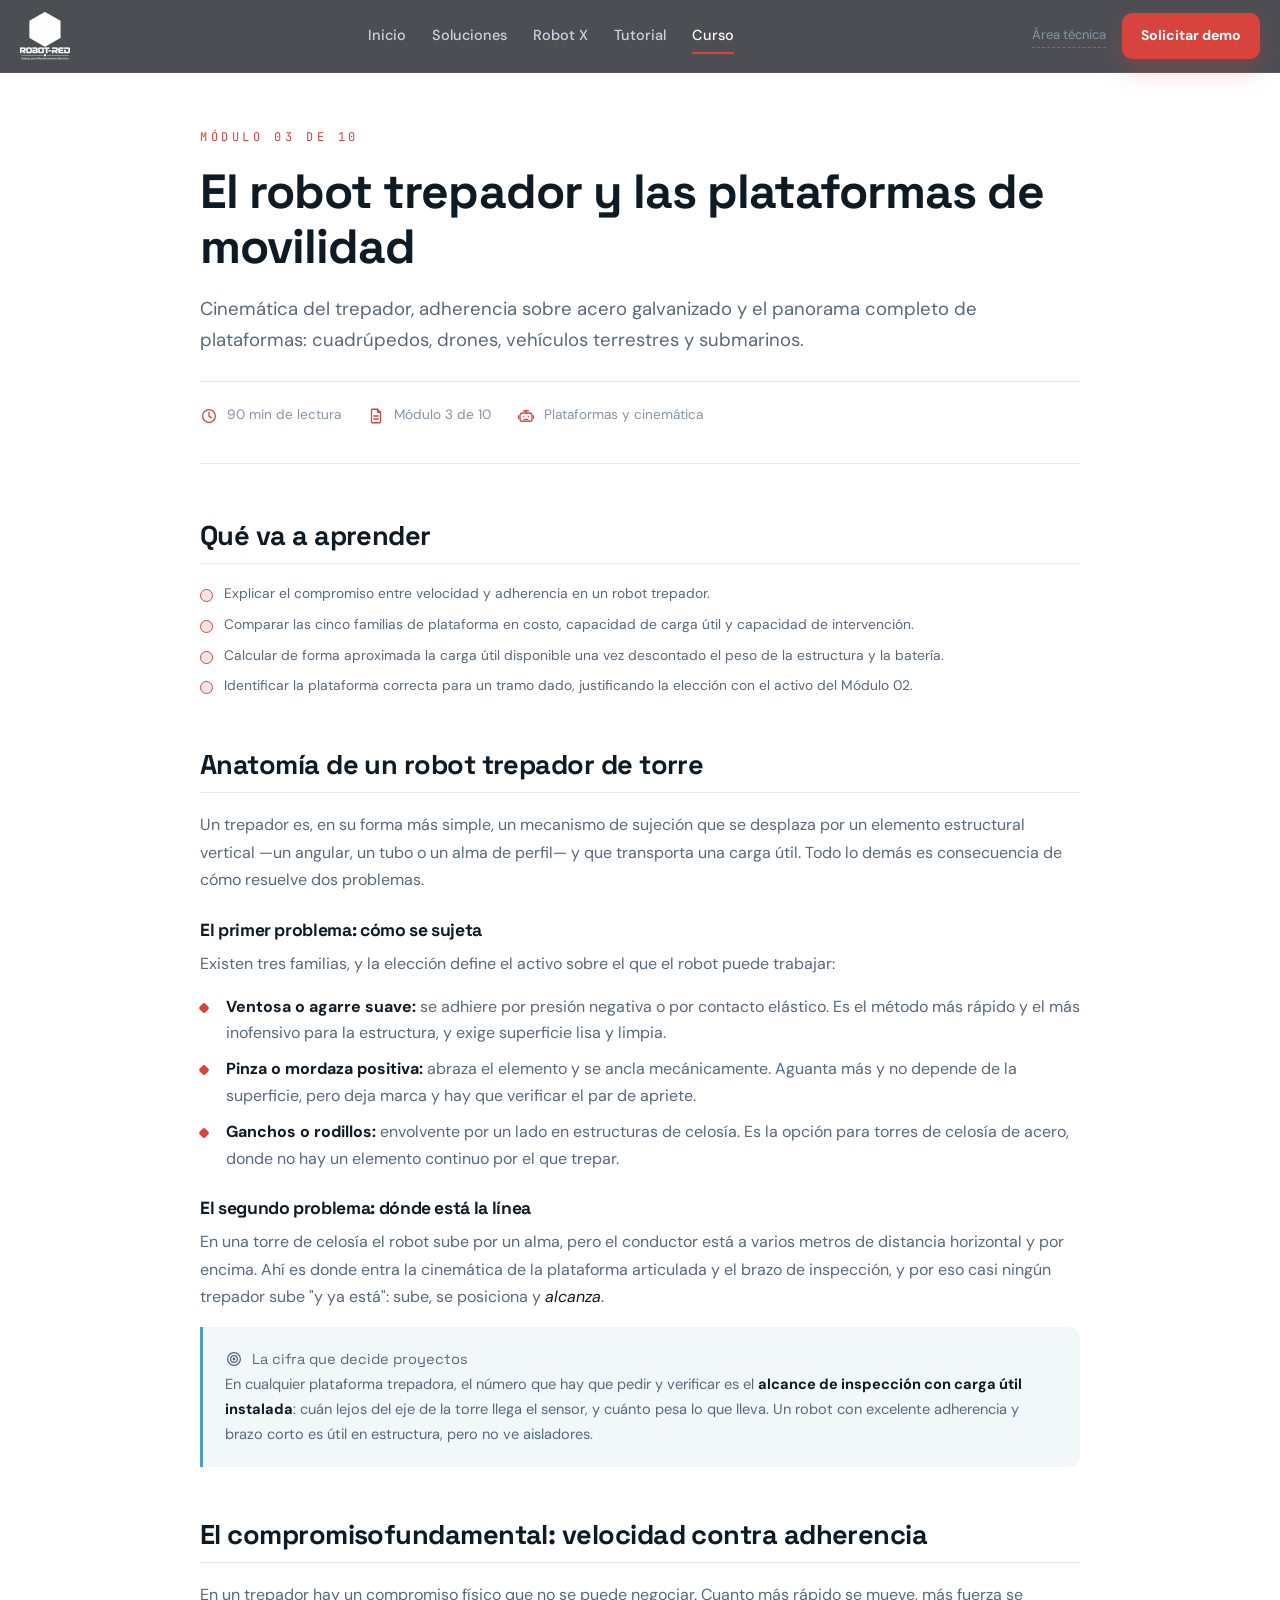
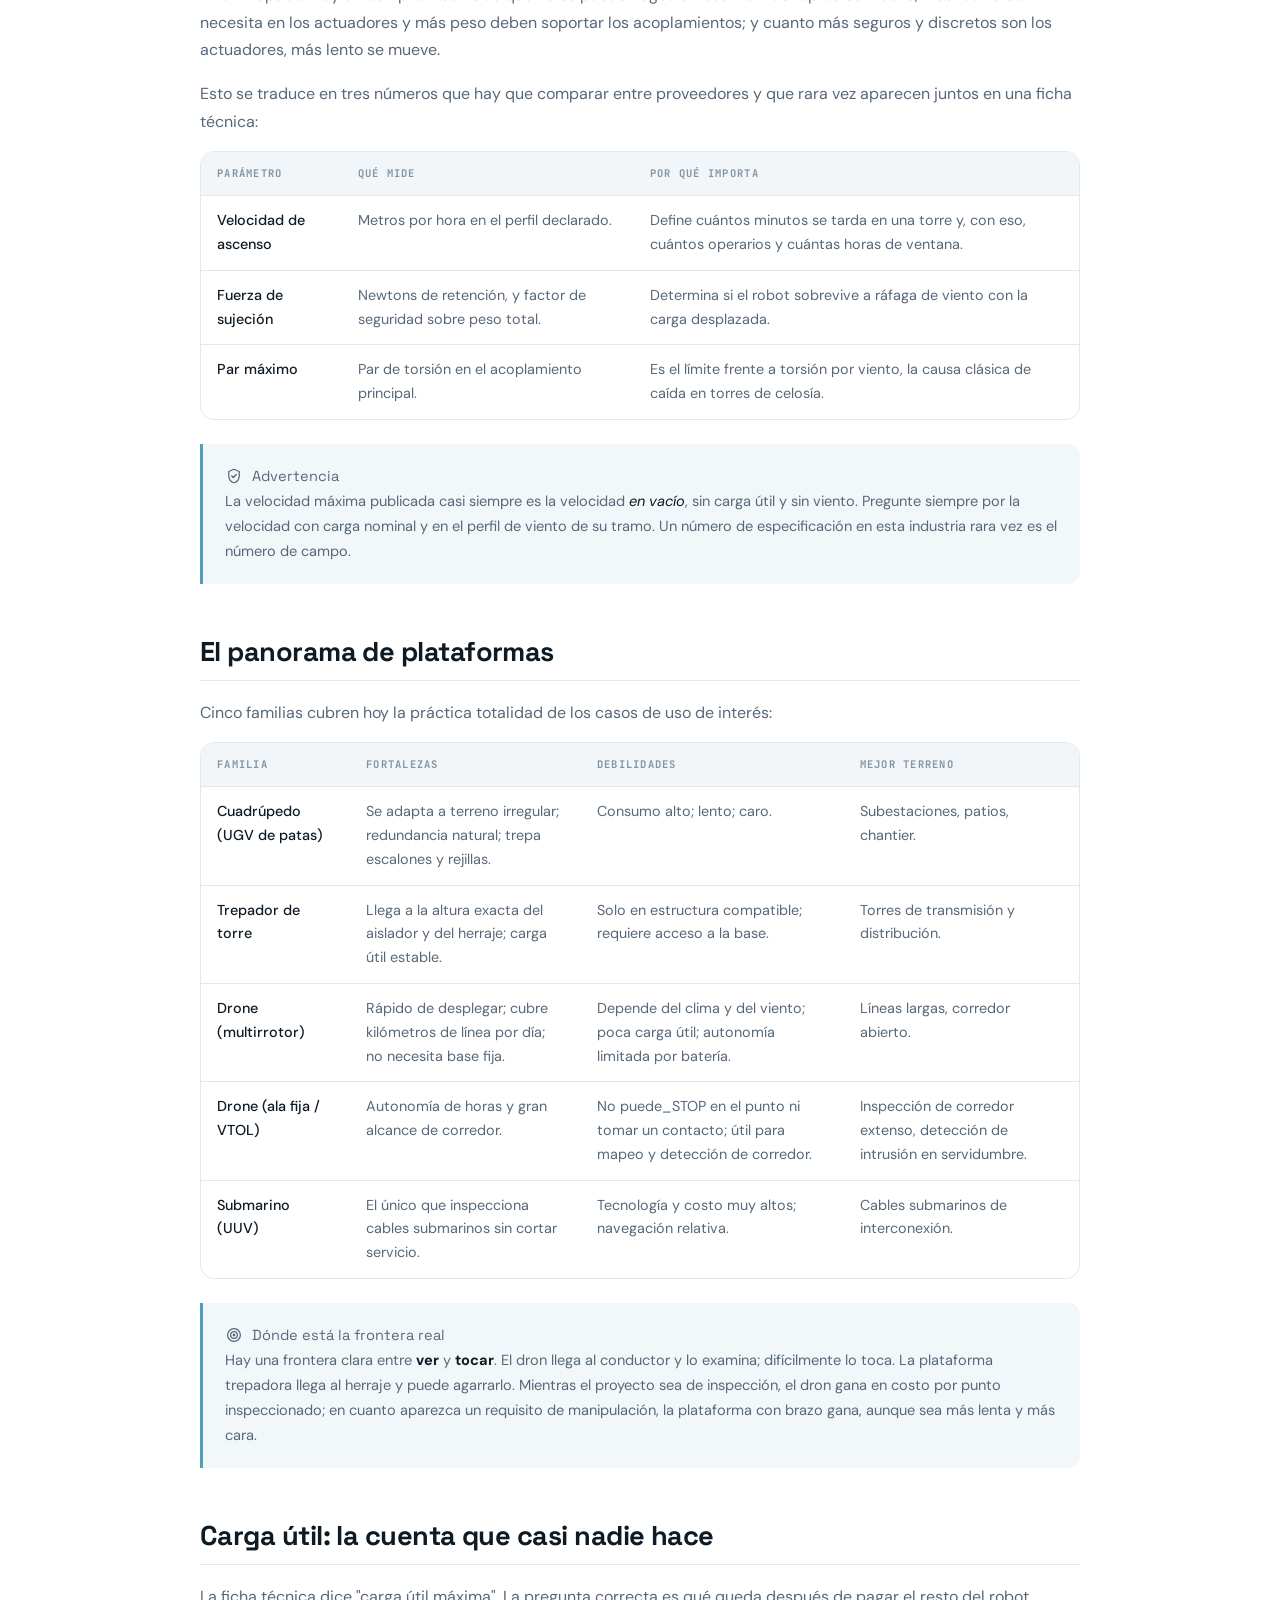
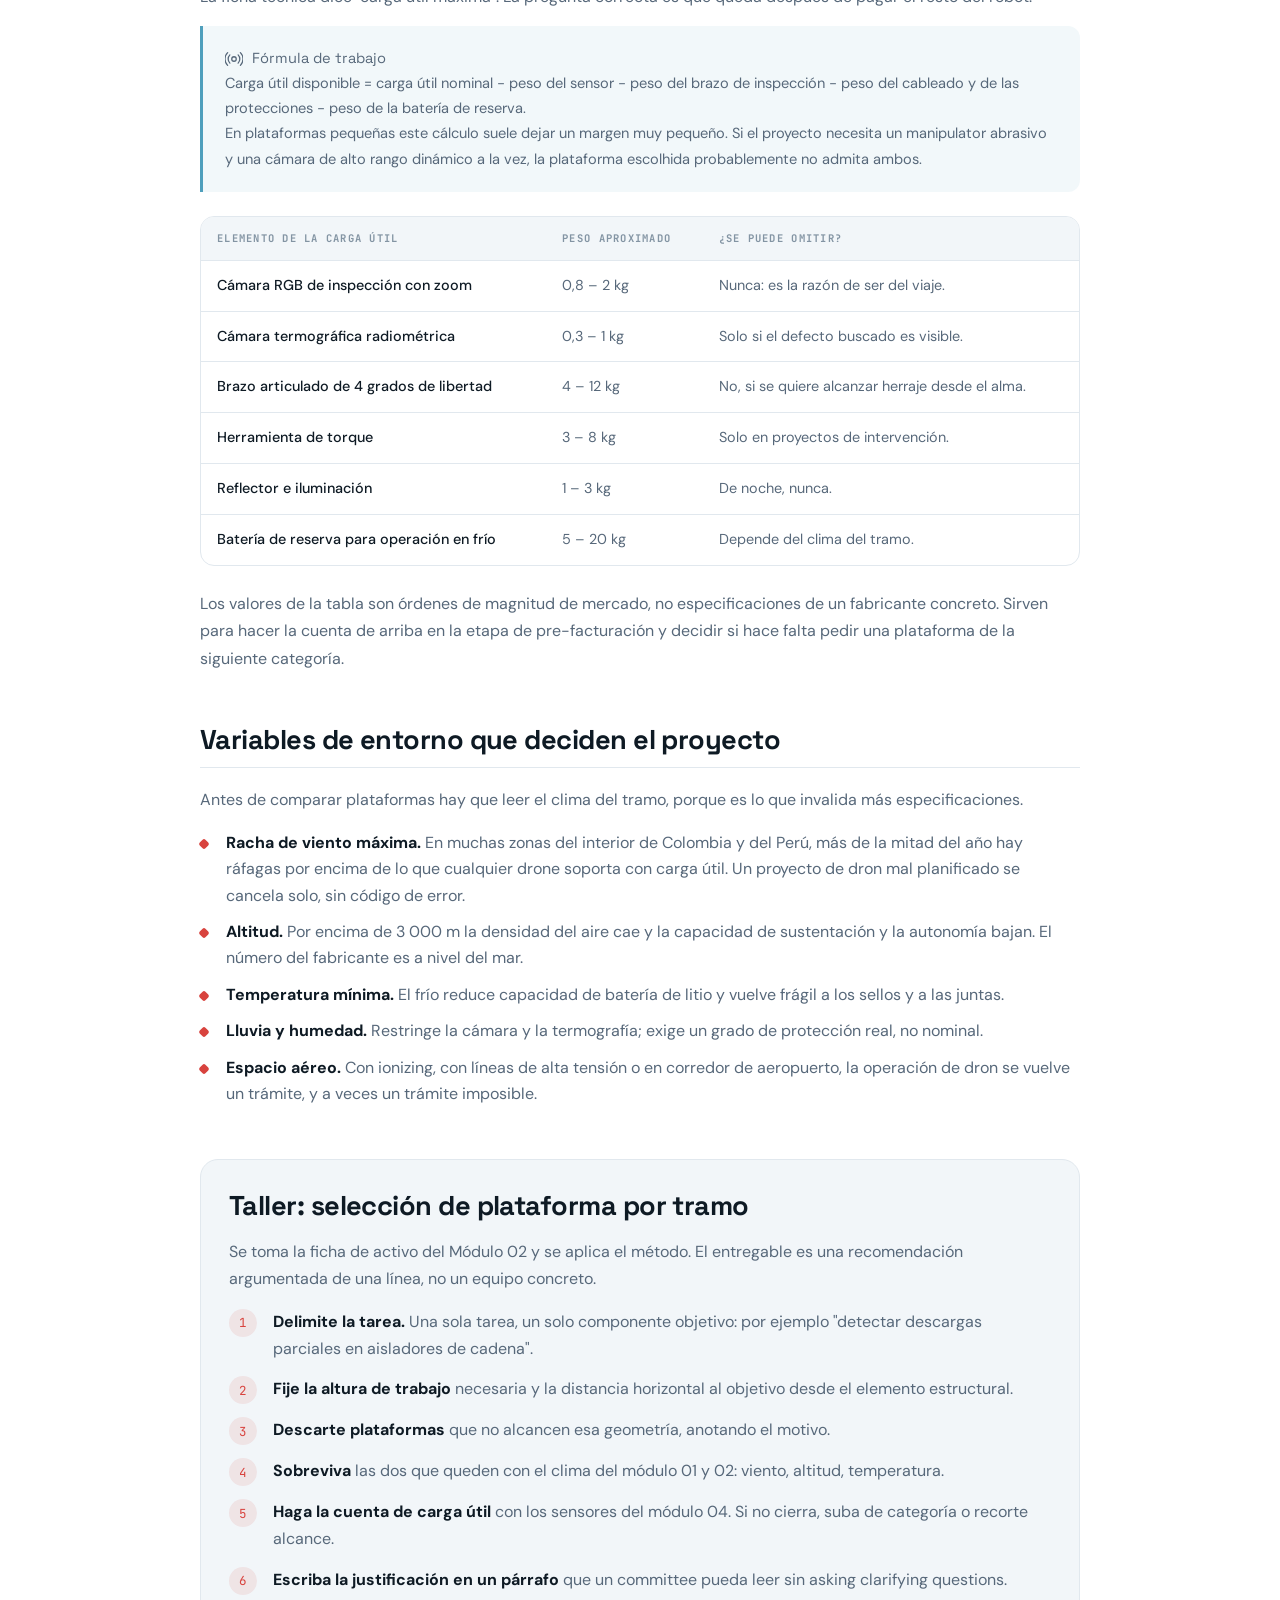
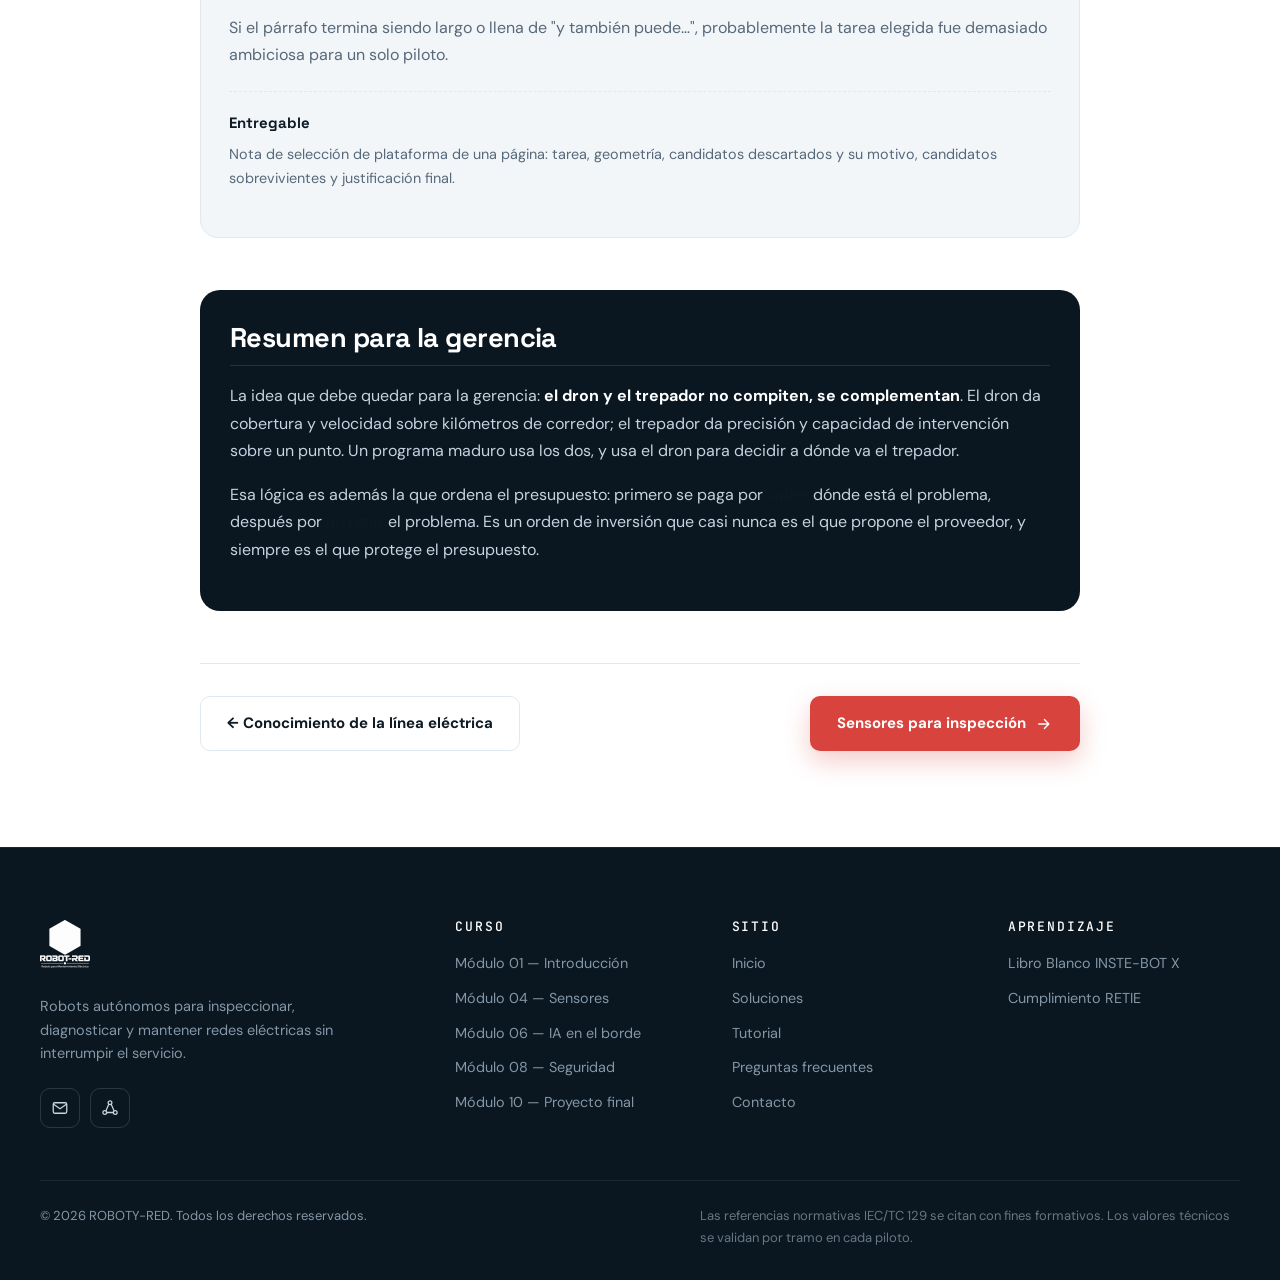
<file: curso/modulo-03.html>
<!DOCTYPE html>
<html lang="es">
<head>
  <meta charset="UTF-8">
  <meta name="viewport" content="width=device-width, initial-scale=1.0">
  <title>Módulo 03 — El robot trepador y las plataformas de movilidad | ROBOTY-RED</title>
  <meta name="description" content="Cinemática del trepador, adherencia sobre acero galvanizado y el panorama completo de plataformas: cuadrúpedos, drones, vehículos terrestres y submarinos.">
  <meta name="theme-color" content="#0A1620">
  <meta name="author" content="ROBOTY-RED">
  <meta name="robots" content="index, follow">
  <link rel="canonical" href="https://robotred.co/curso/modulo-03.html">

  <meta property="og:type" content="article">
  <meta property="og:locale" content="es_CO">
  <meta property="og:site_name" content="ROBOTY-RED">
  <meta property="og:title" content="Módulo 03 — El robot trepador y las plataformas de movilidad">
  <meta property="og:description" content="Cinemática del trepador, adherencia sobre acero galvanizado y el panorama completo de plataformas: cuadrúpedos, drones, vehículos terrestres y submarinos.">
  <meta property="og:url" content="https://robotred.co/curso/modulo-03.html">
  <meta property="og:image" content="https://robotred.co/assets/og-image.png">
  <meta property="og:image:width" content="1200">
  <meta property="og:image:height" content="630">
  <meta name="twitter:card" content="summary_large_image">
  <meta name="twitter:title" content="Módulo 03 — El robot trepador y las plataformas de movilidad">
  <meta name="twitter:description" content="Cinemática del trepador, adherencia sobre acero galvanizado y el panorama completo de plataformas: cuadrúpedos, drones, vehículos terrestres y submarinos.">
  <meta name="twitter:image" content="https://robotred.co/assets/og-image.png">

  <link rel="icon" href="../assets/favicon-32.png" sizes="32x32" type="image/png">
  <link rel="icon" href="../assets/favicon-192.png" sizes="192x192" type="image/png">
  <link rel="apple-touch-icon" href="../assets/apple-touch-icon.png">
  <link rel="preconnect" href="https://fonts.googleapis.com">
  <link rel="preconnect" href="https://fonts.gstatic.com" crossorigin>
  <link href="https://fonts.googleapis.com/css2?family=Space+Grotesk:wght@500;600;700&family=DM+Sans:opsz,wght@9..40,400;9..40,500;9..40,700&family=JetBrains+Mono:wght@400;500&display=swap" rel="stylesheet">
  <link rel="stylesheet" href="../styles.css">
</head>
<body class="page-curso">
  <a class="skip-link" href="#contenido">Saltar al contenido</a>
  <div class="progress" id="progress" aria-hidden="true"><span></span></div>

  <svg class="sprite" aria-hidden="true" focusable="false" xmlns="http://www.w3.org/2000/svg">
    <symbol id="i-clock" viewBox="0 0 24 24"><circle cx="12" cy="12" r="8.5"/><path d="M12 7v5.2l3.2 2"/></symbol>
    <symbol id="i-doc" viewBox="0 0 24 24"><path d="M14 3H7a1 1 0 0 0-1 1v16a1 1 0 0 0 1 1h10a1 1 0 0 0 1-1V7l-4-4Z"/><path d="M14 3v4h4M9 12h6M9 16h6"/></symbol>
    <symbol id="i-target" viewBox="0 0 24 24"><circle cx="12" cy="12" r="8.5"/><circle cx="12" cy="12" r="4.5"/><circle cx="12" cy="12" r="1"/></symbol>
    <symbol id="i-shield" viewBox="0 0 24 24"><path d="M12 3l7 3v5.5c0 4.3-2.9 8.1-7 9.5-4.1-1.4-7-5.2-7-9.5V6l7-3Z"/><path d="m9 12 2 2 4-4"/></symbol>
    <symbol id="i-layers" viewBox="0 0 24 24"><path d="m12 3 8.5 4.5L12 12 3.5 7.5 12 3Z"/><path d="m4 12 8 4.3 8-4.3M4 16.5 12 21l8-4.5"/></symbol>
    <symbol id="i-ai" viewBox="0 0 24 24"><path d="M12 4a3 3 0 0 0-3 3 3 3 0 0 0-2 5.2A3 3 0 0 0 9 18a3 3 0 0 0 3 2 3 3 0 0 0 3-2 3 3 0 0 0 2-5.8A3 3 0 0 0 15 7a3 3 0 0 0-3-3Z"/><path d="M12 8v9M9.5 11.5h5M9.5 14.5h5"/></symbol>
    <symbol id="i-thermal" viewBox="0 0 24 24"><path d="M12 3a3 3 0 0 1 3 3v7.5a5 5 0 1 1-6 0V6a3 3 0 0 1 3-3Z"/><path d="M12 9v6"/></symbol>
    <symbol id="i-wrench" viewBox="0 0 24 24"><path d="M15.5 3.5a5 5 0 0 0-6.2 6.4L3.7 15.5a2 2 0 1 0 2.8 2.8l5.6-5.6a5 5 0 0 0 6.4-6.2l-3 3-2.6-.7-.7-2.6 3-3Z"/></symbol>
    <symbol id="i-cpu" viewBox="0 0 24 24"><rect x="6" y="6" width="12" height="12" rx="2"/><path d="M10 3v3M14 3v3M10 18v3M14 18v3M3 10h3M3 14h3M18 10h3M18 14h3M10 10h4v4h-4z"/></symbol>
    <symbol id="i-arrow" viewBox="0 0 24 24"><path d="M5 12h13M12.5 6l6 6-6 6"/></symbol>
    <symbol id="i-mail" viewBox="0 0 24 24"><rect x="3" y="5" width="18" height="14" rx="2"/><path d="m3.5 7 8.5 6 8.5-6"/></symbol>
    <symbol id="i-phone" viewBox="0 0 24 24"><path d="M7 3h3l1.5 4-2 1.5a11 11 0 0 0 5 5L16 11.5 20 13v3a2 2 0 0 1-2.2 2A16 16 0 0 1 5 5.2 2 2 0 0 1 7 3Z"/></symbol>
    <symbol id="i-pin" viewBox="0 0 24 24"><path d="M12 21s6.5-6 6.5-11a6.5 6.5 0 1 0-13 0C5.5 15 12 21 12 21Z"/><circle cx="12" cy="10" r="2.5"/></symbol>
    <symbol id="i-robo" viewBox="0 0 24 24"><rect x="4" y="8" width="16" height="11" rx="3"/><path d="M12 8V5M9 5h6M9 13h.01M15 13h.01M9.5 16.5h5M2 12v3M22 12v3"/></symbol>
    <symbol id="i-network" viewBox="0 0 24 24"><circle cx="12" cy="5" r="2.5"/><circle cx="5" cy="18" r="2.5"/><circle cx="19" cy="18" r="2.5"/><path d="M10.4 6.9 6.6 15.6M13.6 6.9l3.8 8.7M7.5 18h9"/></symbol>
    <symbol id="i-sensor" viewBox="0 0 24 24"><circle cx="12" cy="12" r="3"/><path d="M6.5 6.5a7.8 7.8 0 0 0 0 11M17.5 6.5a7.8 7.8 0 0 1 0 11M3.5 3.5a12 12 0 0 0 0 17M20.5 3.5a12 12 0 0 1 0 17"/></symbol>
    <symbol id="i-map" viewBox="0 0 24 24"><path d="M12 21s6.5-6 6.5-11a6.5 6.5 0 1 0-13 0C5.5 15 12 21 12 21Z"/><circle cx="12" cy="10" r="2.5"/></symbol>
    <symbol id="i-drone" viewBox="0 0 24 24"><rect x="9" y="9" width="6" height="6" rx="2"/><path d="M9 10 5 6M15 10l4-4M9 14l-4 4M15 14l4 4M3 4h4M17 4h4M3 20h4M17 20h4"/></symbol>
  </svg>

  <header class="topbar" id="topbar">
    <div class="topbar-inner">
      <a class="brand" href="../index.html" aria-label="ROBOTY-RED — inicio">
        <img class="brand-logo" src="../assets/logo-blanco.webp" width="100" height="96" alt="" fetchpriority="high">
      </a>

      <nav class="nav" id="nav" aria-label="Navegación principal">
        <a href="../index.html">Inicio</a>
        <a href="../index.html#soluciones">Soluciones</a>
        <a href="../index.html#robot">Robot X</a>
        <a href="../tutorial.html">Tutorial</a>
        <a href="index.html" class="active" aria-current="page">Curso</a>
      </nav>

      <div class="topbar-actions">
        <a class="link-tech" href="https://alejandro8aperez.github.io/INSTE-BOT/" target="_blank" rel="noopener">Área técnica</a>
        <a class="btn btn-primary btn-sm" href="../index.html#contacto">Solicitar demo</a>
        <button class="nav-toggle" id="navToggle" aria-label="Abrir menú" aria-expanded="false" aria-controls="nav">
          <span></span><span></span><span></span>
        </button>
      </div>
    </div>
  </header>

  <main id="contenido">
    <article class="leccion">
      <div class="container leccion-wrap">

        <header class="leccion-head">
          <p class="leccion-num">Módulo 03 de 10</p>
          <h1>El robot trepador y las plataformas de movilidad</h1>
          <p class="leccion-lead">Cinemática del trepador, adherencia sobre acero galvanizado y el panorama completo de plataformas: cuadrúpedos, drones, vehículos terrestres y submarinos.</p>
          <ul class="leccion-meta">
            <li><svg class="ico ico-sm"><use href="#i-clock"/></svg>90 min de lectura</li>
            <li><svg class="ico ico-sm"><use href="#i-doc"/></svg>Módulo 3 de 10</li>
            <li><svg class="ico ico-sm"><use href="#i-robo"/></svg>Plataformas y cinemática</li>
          </ul>
        </header>

        <div class="leccion-body">

          <section>
            <h2>Qué va a aprender</h2>
            <ul class="ticks">
              <li>Explicar el compromiso entre velocidad y adherencia en un robot trepador.</li>
              <li>Comparar las cinco familias de plataforma en costo, capacidad de carga útil y capacidad de intervención.</li>
              <li>Calcular de forma aproximada la carga útil disponible una vez descontado el peso de la estructura y la batería.</li>
              <li>Identificar la plataforma correcta para un tramo dado, justificando la elección con el activo del Módulo 02.</li>
            </ul>
          </section>

          <section>
            <h2>Anatomía de un robot trepador de torre</h2>

            <p>Un trepador es, en su forma más simple, un mecanismo de sujeción que se desplaza por un elemento estructural vertical —un angular, un tubo o un alma de perfil— y que transporta una carga útil. Todo lo demás es consecuencia de cómo resuelve dos problemas.</p>

            <h3>El primer problema: cómo se sujeta</h3>
            <p>Existen tres familias, y la elección define el activo sobre el que el robot puede trabajar:</p>
            <ul class="bullets">
              <li><strong>Ventosa o agarre suave:</strong> se adhiere por presión negativa o por contacto elástico. Es el método más rápido y el más inofensivo para la estructura, y exige superficie lisa y limpia.</li>
              <li><strong>Pinza o mordaza positiva:</strong> abraza el elemento y se ancla mecánicamente. Aguanta más y no depende de la superficie, pero deja marca y hay que verificar el par de apriete.</li>
              <li><strong>Ganchos o rodillos:</strong> envolvente por un lado en estructuras de celosía. Es la opción para torres de celosía de acero, donde no hay un elemento continuo por el que trepar.</li>
            </ul>

            <h3>El segundo problema: dónde está la línea</h3>
            <p>En una torre de celosía el robot sube por un alma, pero el conductor está a varios metros de distancia horizontal y por encima. Ahí es donde entra la cinemática de la plataforma articulada y el brazo de inspección, y por eso casi ningún trepador sube "y ya está": sube, se posiciona y <em>alcanza</em>.</p>

            <div class="callout callout-key">
              <p class="callout-title"><svg class="ico ico-sm"><use href="#i-target"/></svg>La cifra que decide proyectos</p>
              <p>En cualquier plataforma trepadora, el número que hay que pedir y verificar es el <strong>alcance de inspección con carga útil instalada</strong>: cuán lejos del eje de la torre llega el sensor, y cuánto pesa lo que lleva. Un robot con excelente adherencia y brazo corto es útil en estructura, pero no ve aisladores.</p>
            </div>
                
          </section>

          <section>
            <h2>El compromisofundamental: velocidad contra adherencia</h2>

            <p>En un trepador hay un compromiso físico que no se puede negociar. Cuanto más rápido se mueve, más fuerza se necesita en los actuadores y más peso deben soportar los acoplamientos; y cuanto más seguros y discretos son los actuadores, más lento se mueve.</p>
            <p>Esto se traduce en tres números que hay que comparar entre proveedores y que rara vez aparecen juntos en una ficha técnica:</p>
            <div class="table-wrap">
              <table>
                <thead>
                  <tr><th>Parámetro</th><th>Qué mide</th><th>Por qué importa</th></tr>
                </thead>
                <tbody>
                  <tr><td>Velocidad de ascenso</td><td>Metros por hora en el perfil declarado.</td><td>Define cuántos minutos se tarda en una torre y, con eso, cuántos operarios y cuántas horas de ventana.</td></tr>
                  <tr><td>Fuerza de sujeción</td><td>Newtons de retención, y factor de seguridad sobre peso total.</td><td>Determina si el robot sobrevive a ráfaga de viento con la carga desplazada.</td></tr>
                  <tr><td>Par máximo</td><td>Par de torsión en el acoplamiento principal.</td><td>Es el límite frente a torsión por viento, la causa clásica de caída en torres de celosía.</td></tr>
                </tbody>
              </table>
            </div>

            <div class="callout callout-warn">
              <p class="callout-title"><svg class="ico ico-sm"><use href="#i-shield"/></svg>Advertencia</p>
              <p>La velocidad máxima publicada casi siempre es la velocidad <em>en vacío</em>, sin carga útil y sin viento. Pregunte siempre por la velocidad con carga nominal y en el perfil de viento de su tramo. Un número de especificación en esta industria rara vez es el número de campo.</p>
            </div>
                
          </section>

          <section>
            <h2>El panorama de plataformas</h2>

            <p>Cinco familias cubren hoy la práctica totalidad de los casos de uso de interés:</p>

            <div class="table-wrap">
              <table>
                <thead>
                  <tr><th>Familia</th><th>FORTALEZAS</th><th>Debilidades</th><th>Mejor terreno</th></tr>
                </thead>
                <tbody>
                  <tr><td>Cuadrúpedo (UGV de patas)</td><td>Se adapta a terreno irregular; redundancia natural; trepa escalones y rejillas.</td><td>Consumo alto; lento; caro.</td><td>Subestaciones, patios, chantier.</td></tr>
                  <tr><td>Trepador de torre</td><td>Llega a la altura exacta del aislador y del herraje; carga útil estable.</td><td>Solo en estructura compatible; requiere acceso a la base.</td><td>Torres de transmisión y distribución.</td></tr>
                  <tr><td>Drone (multirrotor)</td><td>Rápido de desplegar; cubre kilómetros de línea por día; no necesita base fija.</td><td>Depende del clima y del viento; poca carga útil; autonomía limitada por batería.</td><td>Líneas largas, corredor abierto.</td></tr>
                  <tr><td>Drone (ala fija / VTOL)</td><td>Autonomía de horas y gran alcance de corredor.</td><td>No puede_STOP en el punto ni tomar un contacto; útil para mapeo y detección de corredor.</td><td>Inspección de corredor extenso, detección de intrusión en servidumbre.</td></tr>
                  <tr><td>Submarino (UUV)</td><td>El único que inspecciona cables submarinos sin cortar servicio.</td><td>Tecnología y costo muy altos; navegación relativa.</td><td>Cables submarinos de interconexión.</td></tr>
                </tbody>
              </table>
            </div>

            <div class="callout">
              <p class="callout-title"><svg class="ico ico-sm"><use href="#i-target"/></svg>Dónde está la frontera real</p>
              <p>Hay una frontera clara entre <strong>ver</strong> y <strong>tocar</strong>. El dron llega al conductor y lo examina; difícilmente lo toca. La plataforma trepadora llega al herraje y puede agarrarlo. Mientras el proyecto sea de inspección, el dron gana en costo por punto inspeccionado; en cuanto aparezca un requisito de manipulación, la plataforma con brazo gana, aunque sea más lenta y más cara.</p>
            </div>
                
          </section>

          <section>
            <h2>Carga útil: la cuenta que casi nadie hace</h2>

            <p>La ficha técnica dice "carga útil máxima". La pregunta correcta es qué queda después de pagar el resto del robot.</p>
            <div class="callout callout-key">
              <p class="callout-title"><svg class="ico ico-sm"><use href="#i-sensor"/></svg>Fórmula de trabajo</p>
              <p>Carga útil disponible = carga útil nominal − peso del sensor − peso del brazo de inspección − peso del cableado y de las protecciones − peso de la batería de reserva.</p>
              <p>En plataformas pequeñas este cálculo suele dejar un margen muy pequeño. Si el proyecto necesita un manipulator abrasivo y una cámara de alto rango dinámico a la vez, la plataforma escolhida probablemente no admita ambos.</p>
            </div>

            <div class="table-wrap">
              <table>
                <thead>
                  <tr><th>Elemento de la carga útil</th><th>Peso aproximado</th><th>¿Se puede omitir?</th></tr>
                </thead>
                <tbody>
                  <tr><td>Cámara RGB de inspección con zoom</td><td>0,8 – 2 kg</td><td>Nunca: es la razón de ser del viaje.</td></tr>
                  <tr><td>Cámara termográfica radiométrica</td><td>0,3 – 1 kg</td><td>Solo si el defecto buscado es visible.</td></tr>
                  <tr><td>Brazo articulado de 4 grados de libertad</td><td>4 – 12 kg</td><td>No, si se quiere alcanzar herraje desde el alma.</td></tr>
                  <tr><td>Herramienta de torque</td><td>3 – 8 kg</td><td>Solo en proyectos de intervención.</td></tr>
                  <tr><td>Reflector e iluminación</td><td>1 – 3 kg</td><td>De noche, nunca.</td></tr>
                  <tr><td>Batería de reserva para operación en frío</td><td>5 – 20 kg</td><td>Depende del clima del tramo.</td></tr>
                </tbody>
              </table>
            </div>

            <p>Los valores de la tabla son órdenes de magnitud de mercado, no especificaciones de un fabricante concreto. Sirven para hacer la cuenta de arriba en la etapa de pre-facturación y decidir si hace falta pedir una plataforma de la siguiente categoría.</p>
                
          </section>

          <section>
            <h2>Variables de entorno que deciden el proyecto</h2>

            <p>Antes de comparar plataformas hay que leer el clima del tramo, porque es lo que invalida más especificaciones.</p>
            <ul class="bullets">
              <li><strong>Racha de viento máxima.</strong> En muchas zonas del interior de Colombia y del Perú, más de la mitad del año hay ráfagas por encima de lo que cualquier drone soporta con carga útil. Un proyecto de dron mal planificado se cancela solo, sin código de error.</li>
              <li><strong>Altitud.</strong> Por encima de 3 000 m la densidad del aire cae y la capacidad de sustentación y la autonomía bajan. El número del fabricante es a nivel del mar.</li>
              <li><strong>Temperatura mínima.</strong> El frío reduce capacidad de batería de litio y vuelve frágil a los sellos y a las juntas.</li>
              <li><strong>Lluvia y humedad.</strong> Restringe la cámara y la termografía; exige un grado de protección real, no nominal.</li>
              <li><strong>Espacio aéreo.</strong> Con ionizing, con líneas de alta tensión o en corredor de aeropuerto, la operación de dron se vuelve un trámite, y a veces un trámite imposible.</li>
            </ul>
                
          </section>

          <section class="taller">
            <h2>Taller: selección de plataforma por tramo</h2>

            <p>Se toma la ficha de activo del Módulo 02 y se aplica el método. El entregable es una recomendación argumentada de una línea, no un equipo concreto.</p>
            <ol class="steps">
              <li><strong>Delimite la tarea.</strong> Una sola tarea, un solo componente objetivo: por ejemplo "detectar descargas parciales en aisladores de cadena".</li>
              <li><strong>Fije la altura de trabajo</strong> necesaria y la distancia horizontal al objetivo desde el elemento estructural.</li>
              <li><strong>Descarte plataformas</strong> que no alcancen esa geometría, anotando el motivo.</li>
              <li><strong>Sobreviva</strong> las dos que queden con el clima del módulo 01 y 02: viento, altitud, temperatura.</li>
              <li><strong>Haga la cuenta de carga útil</strong> con los sensores del módulo 04. Si no cierra, suba de categoría o recorte alcance.</li>
              <li><strong>Escriba la justificación en un párrafo</strong> que un committee pueda leer sin asking clarifying questions.</li>
            </ol>
            <p>Si el párrafo termina siendo largo o llena de "y también puede…", probablemente la tarea elegida fue demasiado ambiciosa para un solo piloto.</p>
            
            <p class="entrega"><strong>Entregable</strong>Nota de selección de plataforma de una página: tarea, geometría, candidatos descartados y su motivo, candidatos sobrevivientes y justificación final.</p>
          </section>

          <section class="resumen-eco">
            <h2>Resumen para la gerencia</h2>

            <p>La idea que debe quedar para la gerencia: <strong>el dron y el trepador no compiten, se complementan</strong>. El dron da cobertura y velocidad sobre kilómetros de corredor; el trepador da precisión y capacidad de intervención sobre un punto. Un programa maduro usa los dos, y usa el dron para decidir a dónde va el trepador.</p>
            <p>Esa lógica es además la que ordena el presupuesto: primero se paga por <em>saber</em> dónde está el problema, después por <em>arreglar</em> el problema. Es un orden de inversión que casi nunca es el que propone el proveedor, y siempre es el que protege el presupuesto.</p>
        
          </section>

        </div>

        <nav class="leccion-nav" aria-label="Navegación del curso">
          <a class="btn btn-outline" href="modulo-02.html">← Conocimiento de la línea eléctrica</a>
          <a class="btn btn-primary" href="modulo-04.html">Sensores para inspección <svg class="ico ico-sm"><use href="#i-arrow"/></svg></a>
        </nav>

      </div>
    </article>
  </main>

  <footer class="footer">
    <div class="container footer-grid">
      <div class="footer-brand">
        <a class="brand" href="../index.html" aria-label="ROBOTY-RED — inicio">
          <img class="brand-logo" src="../assets/logo-blanco.webp" width="100" height="96" alt="" loading="lazy">
        </a>
        <p>Robots autónomos para inspeccionar, diagnosticar y mantener redes eléctricas sin interrumpir el servicio.</p>
        <div class="social">
          <a href="mailto:info@robotred.co" aria-label="Correo"><svg class="ico ico-sm"><use href="#i-mail"/></svg></a>
          <a href="https://github.com/alejandro8aperez/Robotred" target="_blank" rel="noopener" aria-label="GitHub"><svg class="ico ico-sm"><use href="#i-network"/></svg></a>
        </div>
      </div>

      <nav class="footer-col" aria-label="Curso">
        <h4>Curso</h4>
        <a href="modulo-01.html">Módulo 01 — Introducción</a>
        <a href="modulo-04.html">Módulo 04 — Sensores</a>
        <a href="modulo-06.html">Módulo 06 — IA en el borde</a>
        <a href="modulo-08.html">Módulo 08 — Seguridad</a>
        <a href="modulo-10.html">Módulo 10 — Proyecto final</a>
      </nav>

      <nav class="footer-col" aria-label="Sitio">
        <h4>Sitio</h4>
        <a href="../index.html">Inicio</a>
        <a href="../index.html#soluciones">Soluciones</a>
        <a href="../tutorial.html">Tutorial</a>
        <a href="../index.html#faq">Preguntas frecuentes</a>
        <a href="../index.html#contacto">Contacto</a>
      </nav>

      <nav class="footer-col" aria-label="Aprendizaje">
        <h4>Aprendizaje</h4>
        <a href="https://alejandro8aperez.github.io/INSTE-BOT/" target="_blank" rel="noopener">Libro Blanco INSTE-BOT X</a>
        <a href="../index.html#resultados">Cumplimiento RETIE</a>
      </nav>
    </div>

    <div class="container footer-bottom">
      <p>© <span id="year">2026</span> ROBOTY-RED. Todos los derechos reservados.</p>
      <p class="foot-note">Las referencias normativas IEC/TC 129 se citan con fines formativos. Los valores técnicos se validan por tramo en cada piloto.</p>
    </div>
  </footer>

  <button class="to-top" id="toTop" aria-label="Volver arriba" hidden>
    <svg class="ico ico-sm" viewBox="0 0 24 24"><path d="M12 19V6M6 12l6-6 6 6" fill="none" stroke="currentColor" stroke-width="2" stroke-linecap="round" stroke-linejoin="round"/></svg>
  </button>

  <script src="../app.js" defer></script>
</body>
</html>
</file>
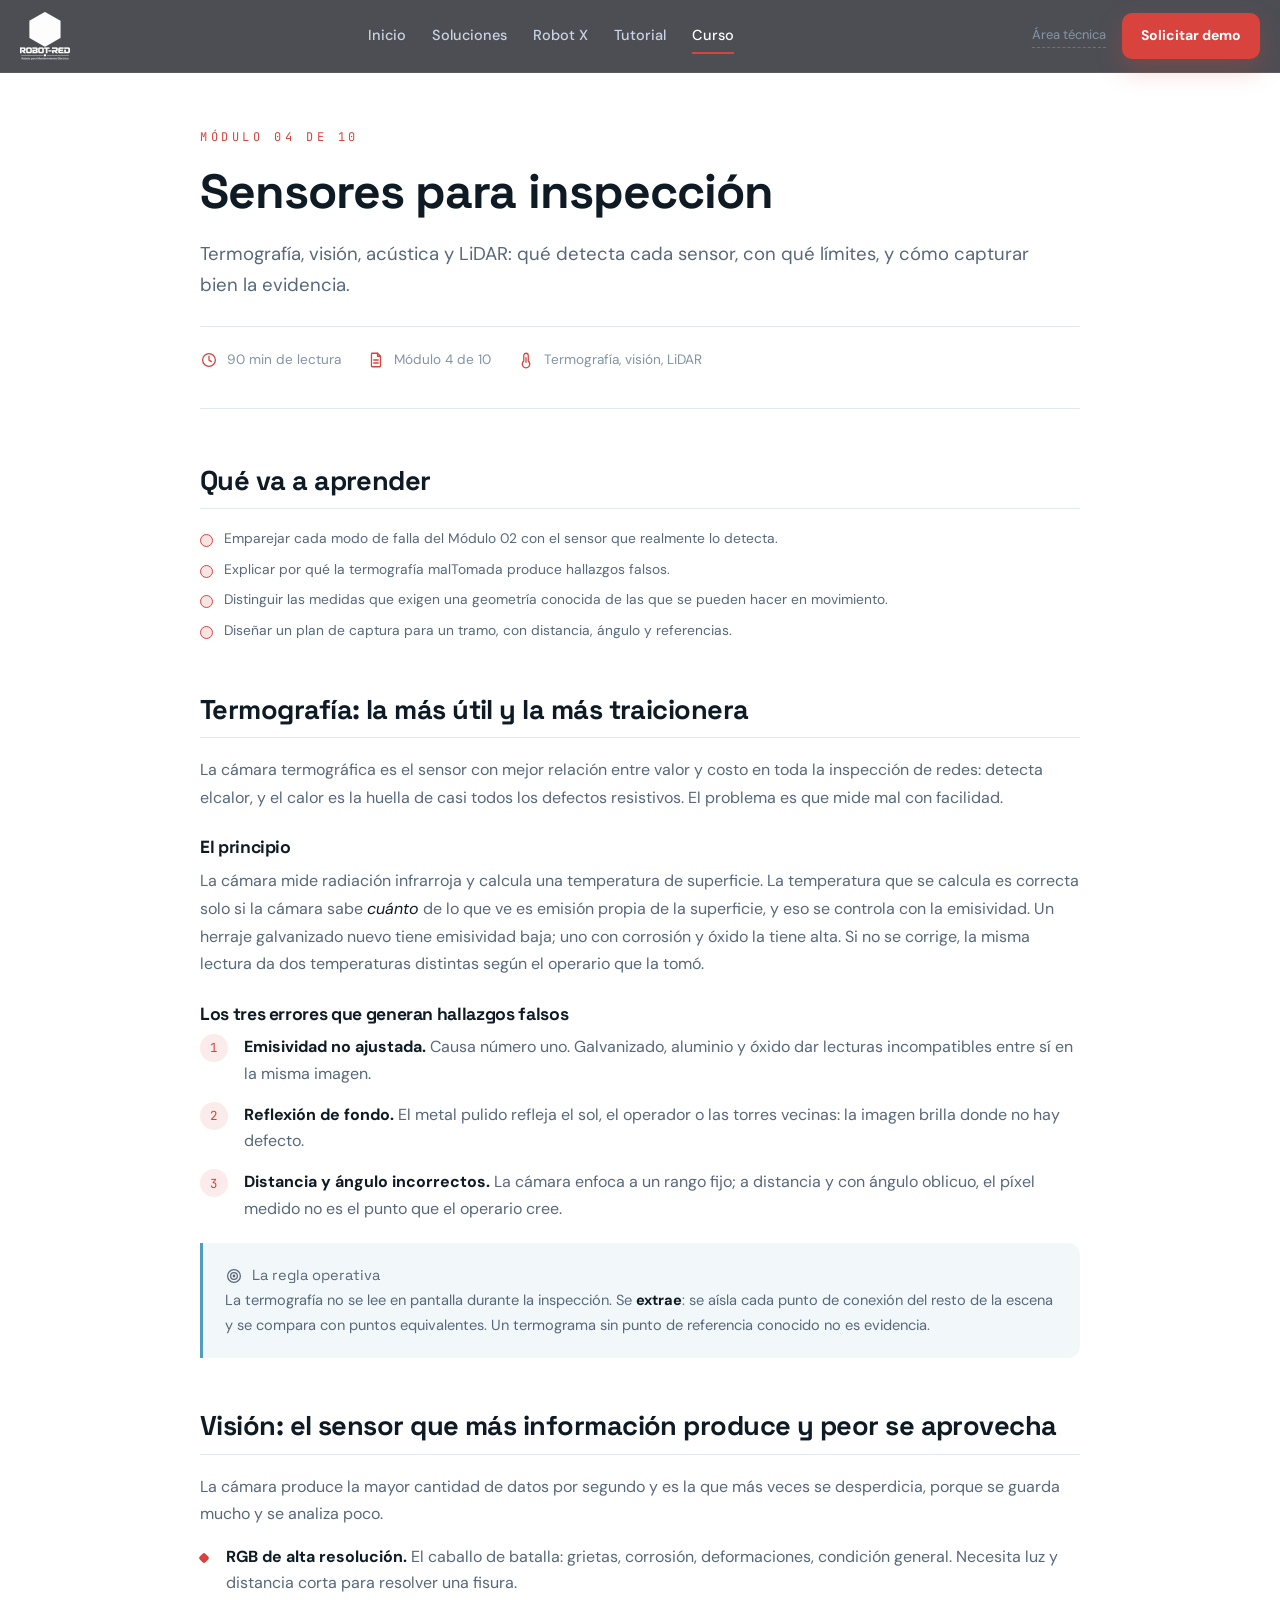
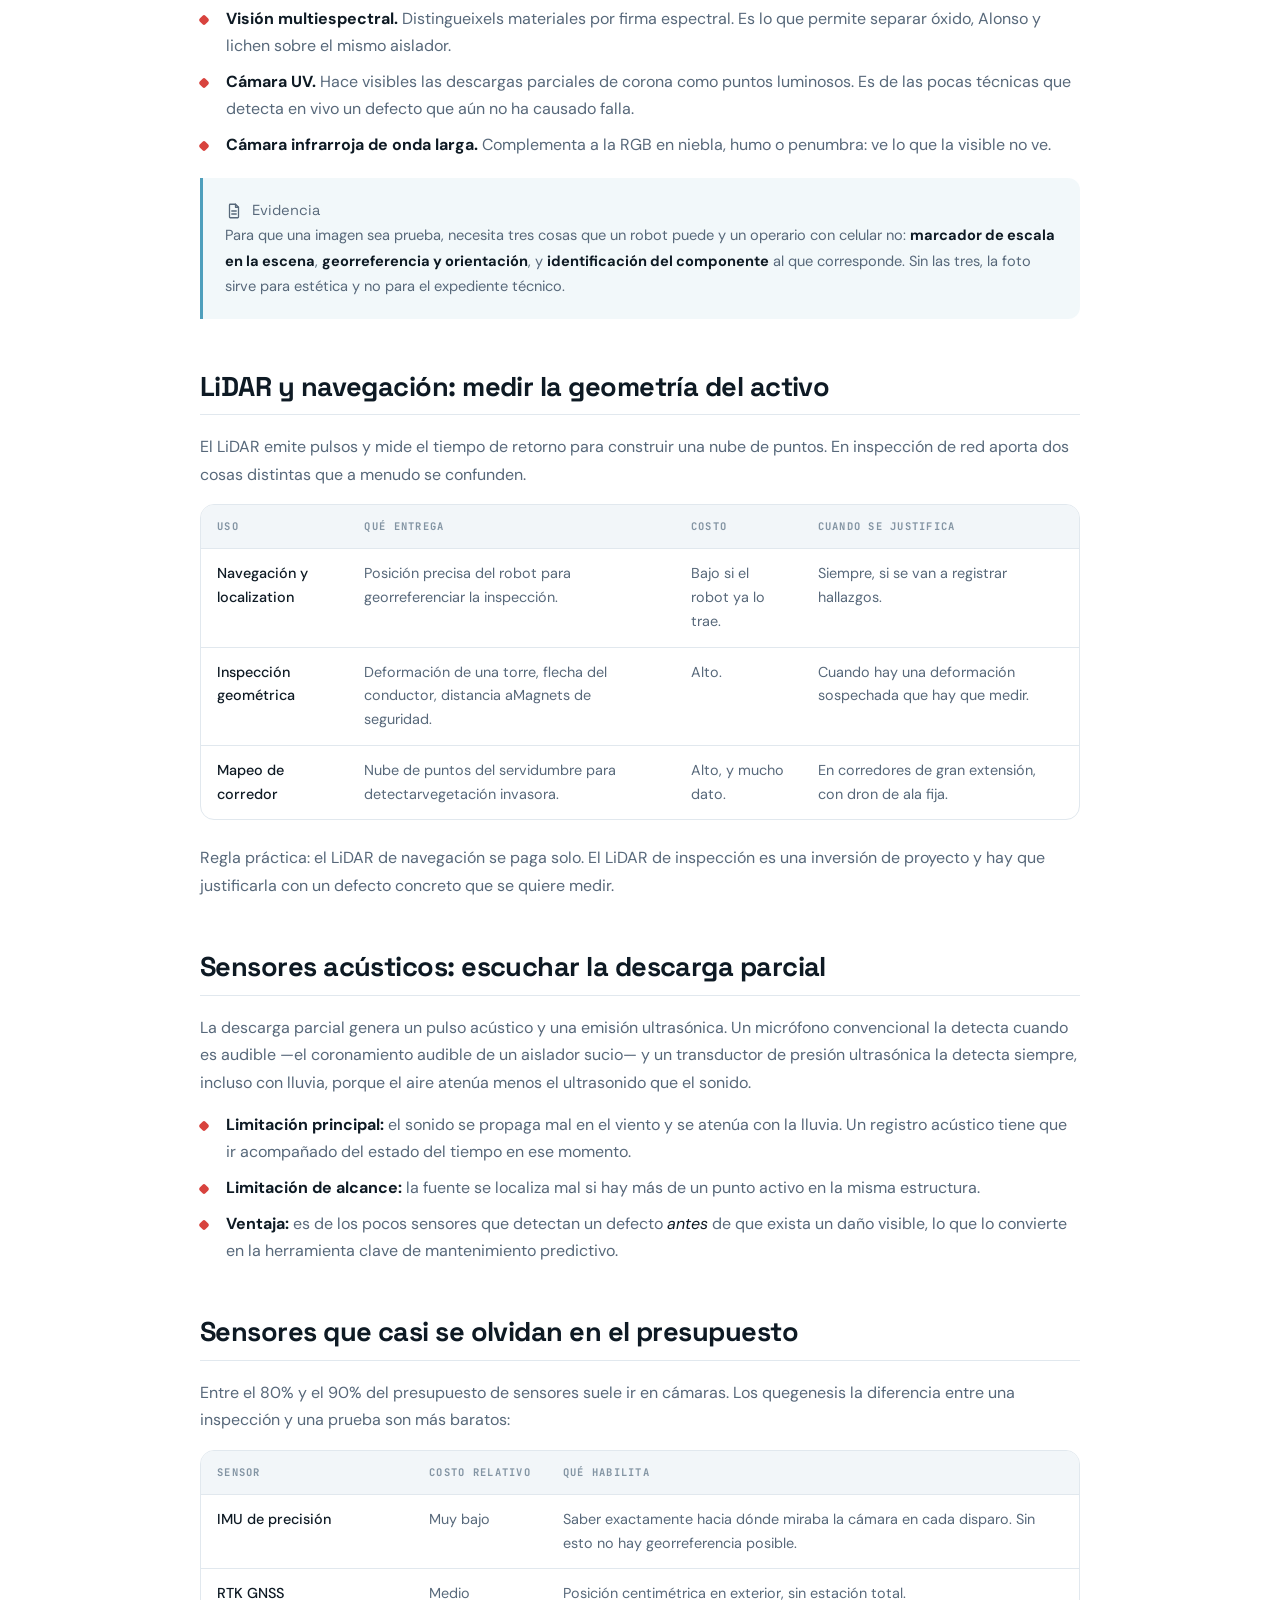
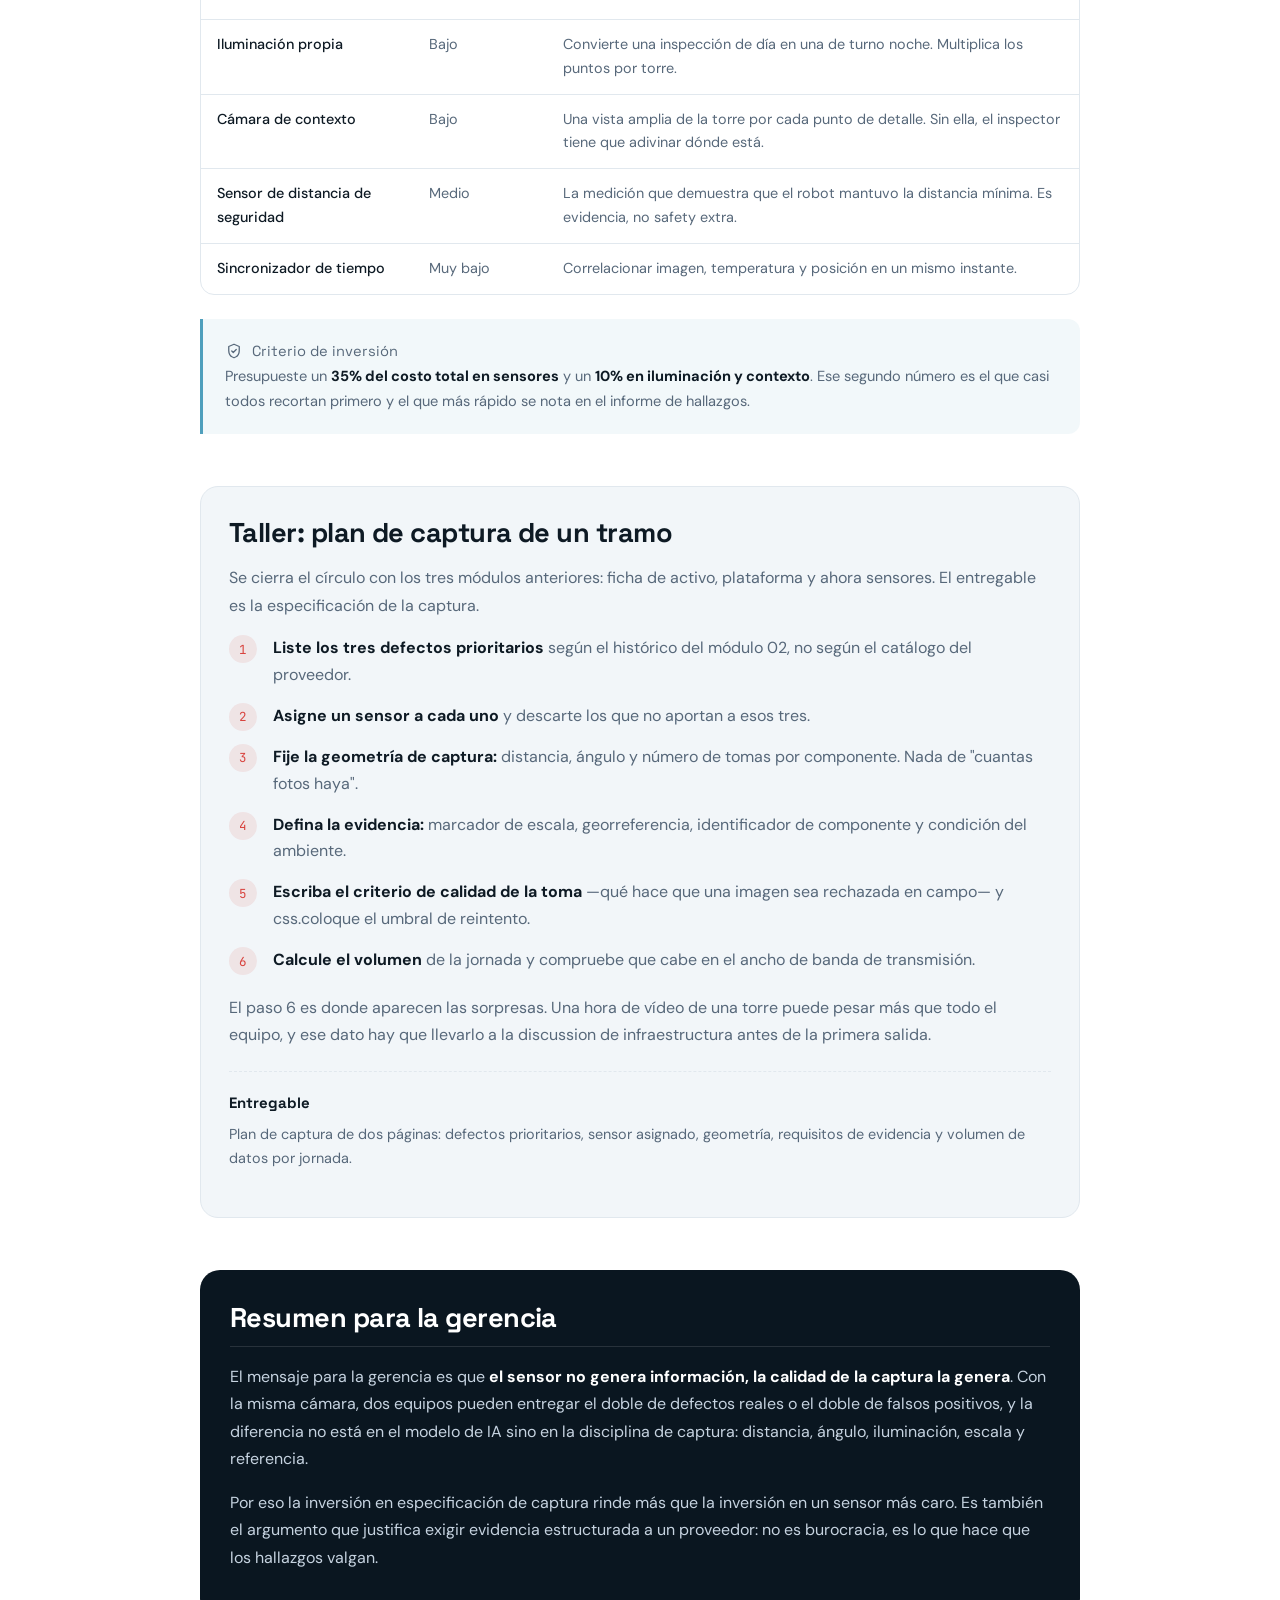
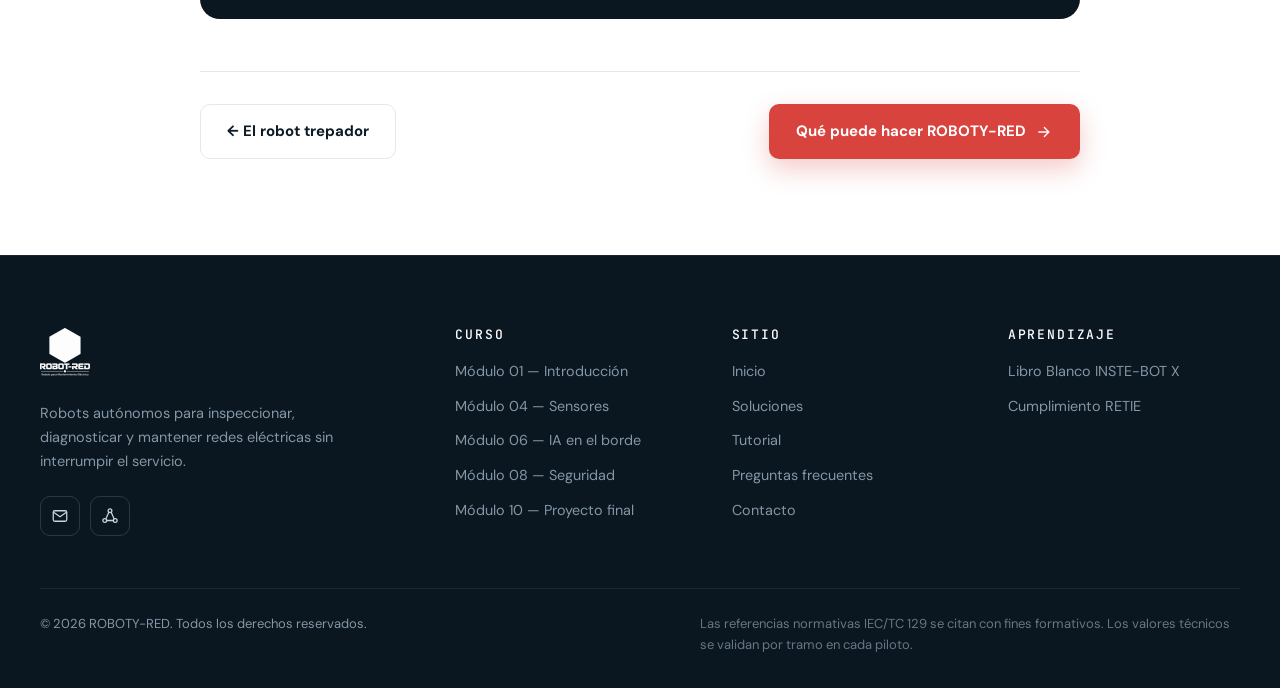
<file: curso/modulo-04.html>
<!DOCTYPE html>
<html lang="es">
<head>
  <meta charset="UTF-8">
  <meta name="viewport" content="width=device-width, initial-scale=1.0">
  <title>Módulo 04 — Sensores para inspección | ROBOTY-RED</title>
  <meta name="description" content="Termografía, visión, acústica y LiDAR: qué detecta cada sensor, con qué límites, y cómo capturar bien la evidencia.">
  <meta name="theme-color" content="#0A1620">
  <meta name="author" content="ROBOTY-RED">
  <meta name="robots" content="index, follow">
  <link rel="canonical" href="https://robotred.co/curso/modulo-04.html">

  <meta property="og:type" content="article">
  <meta property="og:locale" content="es_CO">
  <meta property="og:site_name" content="ROBOTY-RED">
  <meta property="og:title" content="Módulo 04 — Sensores para inspección">
  <meta property="og:description" content="Termografía, visión, acústica y LiDAR: qué detecta cada sensor, con qué límites, y cómo capturar bien la evidencia.">
  <meta property="og:url" content="https://robotred.co/curso/modulo-04.html">
  <meta property="og:image" content="https://robotred.co/assets/og-image.png">
  <meta property="og:image:width" content="1200">
  <meta property="og:image:height" content="630">
  <meta name="twitter:card" content="summary_large_image">
  <meta name="twitter:title" content="Módulo 04 — Sensores para inspección">
  <meta name="twitter:description" content="Termografía, visión, acústica y LiDAR: qué detecta cada sensor, con qué límites, y cómo capturar bien la evidencia.">
  <meta name="twitter:image" content="https://robotred.co/assets/og-image.png">

  <link rel="icon" href="../assets/favicon-32.png" sizes="32x32" type="image/png">
  <link rel="icon" href="../assets/favicon-192.png" sizes="192x192" type="image/png">
  <link rel="apple-touch-icon" href="../assets/apple-touch-icon.png">
  <link rel="preconnect" href="https://fonts.googleapis.com">
  <link rel="preconnect" href="https://fonts.gstatic.com" crossorigin>
  <link href="https://fonts.googleapis.com/css2?family=Space+Grotesk:wght@500;600;700&family=DM+Sans:opsz,wght@9..40,400;9..40,500;9..40,700&family=JetBrains+Mono:wght@400;500&display=swap" rel="stylesheet">
  <link rel="stylesheet" href="../styles.css">
</head>
<body class="page-curso">
  <a class="skip-link" href="#contenido">Saltar al contenido</a>
  <div class="progress" id="progress" aria-hidden="true"><span></span></div>

  <svg class="sprite" aria-hidden="true" focusable="false" xmlns="http://www.w3.org/2000/svg">
    <symbol id="i-clock" viewBox="0 0 24 24"><circle cx="12" cy="12" r="8.5"/><path d="M12 7v5.2l3.2 2"/></symbol>
    <symbol id="i-doc" viewBox="0 0 24 24"><path d="M14 3H7a1 1 0 0 0-1 1v16a1 1 0 0 0 1 1h10a1 1 0 0 0 1-1V7l-4-4Z"/><path d="M14 3v4h4M9 12h6M9 16h6"/></symbol>
    <symbol id="i-target" viewBox="0 0 24 24"><circle cx="12" cy="12" r="8.5"/><circle cx="12" cy="12" r="4.5"/><circle cx="12" cy="12" r="1"/></symbol>
    <symbol id="i-shield" viewBox="0 0 24 24"><path d="M12 3l7 3v5.5c0 4.3-2.9 8.1-7 9.5-4.1-1.4-7-5.2-7-9.5V6l7-3Z"/><path d="m9 12 2 2 4-4"/></symbol>
    <symbol id="i-layers" viewBox="0 0 24 24"><path d="m12 3 8.5 4.5L12 12 3.5 7.5 12 3Z"/><path d="m4 12 8 4.3 8-4.3M4 16.5 12 21l8-4.5"/></symbol>
    <symbol id="i-ai" viewBox="0 0 24 24"><path d="M12 4a3 3 0 0 0-3 3 3 3 0 0 0-2 5.2A3 3 0 0 0 9 18a3 3 0 0 0 3 2 3 3 0 0 0 3-2 3 3 0 0 0 2-5.8A3 3 0 0 0 15 7a3 3 0 0 0-3-3Z"/><path d="M12 8v9M9.5 11.5h5M9.5 14.5h5"/></symbol>
    <symbol id="i-thermal" viewBox="0 0 24 24"><path d="M12 3a3 3 0 0 1 3 3v7.5a5 5 0 1 1-6 0V6a3 3 0 0 1 3-3Z"/><path d="M12 9v6"/></symbol>
    <symbol id="i-wrench" viewBox="0 0 24 24"><path d="M15.5 3.5a5 5 0 0 0-6.2 6.4L3.7 15.5a2 2 0 1 0 2.8 2.8l5.6-5.6a5 5 0 0 0 6.4-6.2l-3 3-2.6-.7-.7-2.6 3-3Z"/></symbol>
    <symbol id="i-cpu" viewBox="0 0 24 24"><rect x="6" y="6" width="12" height="12" rx="2"/><path d="M10 3v3M14 3v3M10 18v3M14 18v3M3 10h3M3 14h3M18 10h3M18 14h3M10 10h4v4h-4z"/></symbol>
    <symbol id="i-arrow" viewBox="0 0 24 24"><path d="M5 12h13M12.5 6l6 6-6 6"/></symbol>
    <symbol id="i-mail" viewBox="0 0 24 24"><rect x="3" y="5" width="18" height="14" rx="2"/><path d="m3.5 7 8.5 6 8.5-6"/></symbol>
    <symbol id="i-phone" viewBox="0 0 24 24"><path d="M7 3h3l1.5 4-2 1.5a11 11 0 0 0 5 5L16 11.5 20 13v3a2 2 0 0 1-2.2 2A16 16 0 0 1 5 5.2 2 2 0 0 1 7 3Z"/></symbol>
    <symbol id="i-pin" viewBox="0 0 24 24"><path d="M12 21s6.5-6 6.5-11a6.5 6.5 0 1 0-13 0C5.5 15 12 21 12 21Z"/><circle cx="12" cy="10" r="2.5"/></symbol>
    <symbol id="i-robo" viewBox="0 0 24 24"><rect x="4" y="8" width="16" height="11" rx="3"/><path d="M12 8V5M9 5h6M9 13h.01M15 13h.01M9.5 16.5h5M2 12v3M22 12v3"/></symbol>
    <symbol id="i-network" viewBox="0 0 24 24"><circle cx="12" cy="5" r="2.5"/><circle cx="5" cy="18" r="2.5"/><circle cx="19" cy="18" r="2.5"/><path d="M10.4 6.9 6.6 15.6M13.6 6.9l3.8 8.7M7.5 18h9"/></symbol>
    <symbol id="i-sensor" viewBox="0 0 24 24"><circle cx="12" cy="12" r="3"/><path d="M6.5 6.5a7.8 7.8 0 0 0 0 11M17.5 6.5a7.8 7.8 0 0 1 0 11M3.5 3.5a12 12 0 0 0 0 17M20.5 3.5a12 12 0 0 1 0 17"/></symbol>
    <symbol id="i-map" viewBox="0 0 24 24"><path d="M12 21s6.5-6 6.5-11a6.5 6.5 0 1 0-13 0C5.5 15 12 21 12 21Z"/><circle cx="12" cy="10" r="2.5"/></symbol>
    <symbol id="i-drone" viewBox="0 0 24 24"><rect x="9" y="9" width="6" height="6" rx="2"/><path d="M9 10 5 6M15 10l4-4M9 14l-4 4M15 14l4 4M3 4h4M17 4h4M3 20h4M17 20h4"/></symbol>
  </svg>

  <header class="topbar" id="topbar">
    <div class="topbar-inner">
      <a class="brand" href="../index.html" aria-label="ROBOTY-RED — inicio">
        <img class="brand-logo" src="../assets/logo-blanco.webp" width="100" height="96" alt="" fetchpriority="high">
      </a>

      <nav class="nav" id="nav" aria-label="Navegación principal">
        <a href="../index.html">Inicio</a>
        <a href="../index.html#soluciones">Soluciones</a>
        <a href="../index.html#robot">Robot X</a>
        <a href="../tutorial.html">Tutorial</a>
        <a href="index.html" class="active" aria-current="page">Curso</a>
      </nav>

      <div class="topbar-actions">
        <a class="link-tech" href="https://alejandro8aperez.github.io/INSTE-BOT/" target="_blank" rel="noopener">Área técnica</a>
        <a class="btn btn-primary btn-sm" href="../index.html#contacto">Solicitar demo</a>
        <button class="nav-toggle" id="navToggle" aria-label="Abrir menú" aria-expanded="false" aria-controls="nav">
          <span></span><span></span><span></span>
        </button>
      </div>
    </div>
  </header>

  <main id="contenido">
    <article class="leccion">
      <div class="container leccion-wrap">

        <header class="leccion-head">
          <p class="leccion-num">Módulo 04 de 10</p>
          <h1>Sensores para inspección</h1>
          <p class="leccion-lead">Termografía, visión, acústica y LiDAR: qué detecta cada sensor, con qué límites, y cómo capturar bien la evidencia.</p>
          <ul class="leccion-meta">
            <li><svg class="ico ico-sm"><use href="#i-clock"/></svg>90 min de lectura</li>
            <li><svg class="ico ico-sm"><use href="#i-doc"/></svg>Módulo 4 de 10</li>
            <li><svg class="ico ico-sm"><use href="#i-thermal"/></svg>Termografía, visión, LiDAR</li>
          </ul>
        </header>

        <div class="leccion-body">

          <section>
            <h2>Qué va a aprender</h2>
            <ul class="ticks">
              <li>Emparejar cada modo de falla del Módulo 02 con el sensor que realmente lo detecta.</li>
              <li>Explicar por qué la termografía malTomada produce hallazgos falsos.</li>
              <li>Distinguir las medidas que exigen una geometría conocida de las que se pueden hacer en movimiento.</li>
              <li>Diseñar un plan de captura para un tramo, con distancia, ángulo y referencias.</li>
            </ul>
          </section>

          <section>
            <h2>Termografía: la más útil y la más traicionera</h2>

            <p>La cámara termográfica es el sensor con mejor relación entre valor y costo en toda la inspección de redes: detecta elcalor, y el calor es la huella de casi todos los defectos resistivos. El problema es que mide mal con facilidad.</p>

            <h3>El principio</h3>
            <p>La cámara mide radiación infrarroja y calcula una temperatura de superficie. La temperatura que se calcula es correcta solo si la cámara sabe <em>cuánto</em> de lo que ve es emisión propia de la superficie, y eso se controla con la emisividad. Un herraje galvanizado nuevo tiene emisividad baja; uno con corrosión y óxido la tiene alta. Si no se corrige, la misma lectura da dos temperaturas distintas según el operario que la tomó.</p>

            <h3>Los tres errores que generan hallazgos falsos</h3>
            <ol class="steps">
              <li><strong>Emisividad no ajustada.</strong> Causa número uno. Galvanizado, aluminio y óxido dar lecturas incompatibles entre sí en la misma imagen.</li>
              <li><strong>Reflexión de fondo.</strong> El metal pulido refleja el sol, el operador o las torres vecinas: la imagen brilla donde no hay defecto.</li>
              <li><strong>Distancia y ángulo incorrectos.</strong> La cámara enfoca a un rango fijo; a distancia y con ángulo oblicuo, el píxel medido no es el punto que el operario cree.</li>
            </ol>

            <div class="callout callout-key">
              <p class="callout-title"><svg class="ico ico-sm"><use href="#i-target"/></svg>La regla operativa</p>
              <p>La termografía no se lee en pantalla durante la inspección. Se <strong>extrae</strong>: se aísla cada punto de conexión del resto de la escena y se compara con puntos equivalentes. Un termograma sin punto de referencia conocido no es evidencia.</p>
            </div>
                
          </section>

          <section>
            <h2>Visión: el sensor que más información produce y peor se aprovecha</h2>

            <p>La cámara produce la mayor cantidad de datos por segundo y es la que más veces se desperdicia, porque se guarda mucho y se analiza poco.</p>
            <ul class="bullets">
              <li><strong>RGB de alta resolución.</strong> El caballo de batalla: grietas, corrosión, deformaciones, condición general. Necesita luz y distancia corta para resolver una fisura.</li>
              <li><strong>Visión multiespectral.</strong> Distingueixels materiales por firma espectral. Es lo que permite separar óxido, Alonso y lichen sobre el mismo aislador.</li>
              <li><strong>Cámara UV.</strong> Hace visibles las descargas parciales de corona como puntos luminosos. Es de las pocas técnicas que detecta en vivo un defecto que aún no ha causado falla.</li>
              <li><strong>Cámara infrarroja de onda larga.</strong> Complementa a la RGB en niebla, humo o penumbra: ve lo que la visible no ve.</li>
            </ul>

            <div class="callout">
              <p class="callout-title"><svg class="ico ico-sm"><use href="#i-doc"/></svg>Evidencia</p>
              <p>Para que una imagen sea prueba, necesita tres cosas que un robot puede y un operario con celular no: <strong>marcador de escala en la escena</strong>, <strong>georreferencia y orientación</strong>, y <strong>identificación del componente</strong> al que corresponde. Sin las tres, la foto sirve para estética y no para el expediente técnico.</p>
            </div>
                
          </section>

          <section>
            <h2>LiDAR y navegación: medir la geometría del activo</h2>

            <p>El LiDAR emite pulsos y mide el tiempo de retorno para construir una nube de puntos. En inspección de red aporta dos cosas distintas que a menudo se confunden.</p>

            <div class="table-wrap">
              <table>
                <thead>
                  <tr><th>Uso</th><th>Qué entrega</th><th>Costo</th><th>Cuando se justifica</th></tr>
                </thead>
                <tbody>
                  <tr><td>Navegación y localization</td><td>Posición precisa del robot para georreferenciar la inspección.</td><td>Bajo si el robot ya lo trae.</td><td>Siempre, si se van a registrar hallazgos.</td></tr>
                  <tr><td>Inspección geométrica</td><td>Deformación de una torre, flecha del conductor, distancia aMagnets de seguridad.</td><td>Alto.</td><td>Cuando hay una deformación sospechada que hay que medir.</td></tr>
                  <tr><td>Mapeo de corredor</td><td>Nube de puntos del servidumbre para detectarvegetación invasora.</td><td>Alto, y mucho dato.</td><td>En corredores de gran extensión, con dron de ala fija.</td></tr>
                </tbody>
              </table>
            </div>

            <p>Regla práctica: el LiDAR de navegación se paga solo. El LiDAR de inspección es una inversión de proyecto y hay que justificarla con un defecto concreto que se quiere medir.</p>
                
          </section>

          <section>
            <h2>Sensores acústicos: escuchar la descarga parcial</h2>

            <p>La descarga parcial genera un pulso acústico y una emisión ultrasónica. Un micrófono convencional la detecta cuando es audible —el coronamiento audible de un aislador sucio— y un transductor de presión ultrasónica la detecta siempre, incluso con lluvia, porque el aire atenúa menos el ultrasonido que el sonido.</p>
            <ul class="bullets">
              <li><strong>Limitación principal:</strong> el sonido se propaga mal en el viento y se atenúa con la lluvia. Un registro acústico tiene que ir acompañado del estado del tiempo en ese momento.</li>
              <li><strong>Limitación de alcance:</strong> la fuente se localiza mal si hay más de un punto activo en la misma estructura.</li>
              <li><strong>Ventaja:</strong> es de los pocos sensores que detectan un defecto <em>antes</em> de que exista un daño visible, lo que lo convierte en la herramienta clave de mantenimiento predictivo.</li>
            </ul>
                
          </section>

          <section>
            <h2>Sensores que casi se olvidan en el presupuesto</h2>

            <p>Entre el 80% y el 90% del presupuesto de sensores suele ir en cámaras. Los quegenesis la diferencia entre una inspección y una prueba son más baratos:</p>
            <div class="table-wrap">
              <table>
                <thead>
                  <tr><th>Sensor</th><th>Costo relativo</th><th>Qué habilita</th></tr>
                </thead>
                <tbody>
                  <tr><td>IMU de precisión</td><td>Muy bajo</td><td>Saber exactamente hacia dónde miraba la cámara en cada disparo. Sin esto no hay georreferencia posible.</td></tr>
                  <tr><td>RTK GNSS</td><td>Medio</td><td>Posición centimétrica en exterior, sin estación total.</td></tr>
                  <tr><td>Iluminación propia</td><td>Bajo</td><td>Convierte una inspección de día en una de turno noche. Multiplica los puntos por torre.</td></tr>
                  <tr><td>Cámara de contexto</td><td>Bajo</td><td>Una vista amplia de la torre por cada punto de detalle. Sin ella, el inspector tiene que adivinar dónde está.</td></tr>
                  <tr><td>Sensor de distancia de seguridad</td><td>Medio</td><td>La medición que demuestra que el robot mantuvo la distancia mínima. Es evidencia, no safety extra.</td></tr>
                  <tr><td>Sincronizador de tiempo</td><td>Muy bajo</td><td>Correlacionar imagen, temperatura y posición en un mismo instante.</td></tr>
                </tbody>
              </table>
            </div>
            <div class="callout callout-warn">
              <p class="callout-title"><svg class="ico ico-sm"><use href="#i-shield"/></svg>Criterio de inversión</p>
              <p>Presupueste un <strong>35% del costo total en sensores</strong> y un <strong>10% en iluminación y contexto</strong>. Ese segundo número es el que casi todos recortan primero y el que más rápido se nota en el informe de hallazgos.</p>
            </div>
                
          </section>

          <section class="taller">
            <h2>Taller: plan de captura de un tramo</h2>

            <p>Se cierra el círculo con los tres módulos anteriores: ficha de activo, plataforma y ahora sensores. El entregable es la especificación de la captura.</p>
            <ol class="steps">
              <li><strong>Liste los tres defectos prioritarios</strong> según el histórico del módulo 02, no según el catálogo del proveedor.</li>
              <li><strong>Asigne un sensor a cada uno</strong> y descarte los que no aportan a esos tres.</li>
              <li><strong>Fije la geometría de captura:</strong> distancia, ángulo y número de tomas por componente. Nada de "cuantas fotos haya".</li>
              <li><strong>Defina la evidencia:</strong> marcador de escala, georreferencia, identificador de componente y condición del ambiente.</li>
              <li><strong>Escriba el criterio de calidad de la toma</strong> —qué hace que una imagen sea rechazada en campo— y css.coloque el umbral de reintento.</li>
              <li><strong>Calcule el volumen</strong> de la jornada y compruebe que cabe en el ancho de banda de transmisión.</li>
            </ol>
            <p>El paso 6 es donde aparecen las sorpresas. Una hora de vídeo de una torre puede pesar más que todo el equipo, y ese dato hay que llevarlo a la discussion de infraestructura antes de la primera salida.</p>
            
            <p class="entrega"><strong>Entregable</strong>Plan de captura de dos páginas: defectos prioritarios, sensor asignado, geometría, requisitos de evidencia y volumen de datos por jornada.</p>
          </section>

          <section class="resumen-eco">
            <h2>Resumen para la gerencia</h2>

            <p>El mensaje para la gerencia es que <strong>el sensor no genera información, la calidad de la captura la genera</strong>. Con la misma cámara, dos equipos pueden entregar el doble de defectos reales o el doble de falsos positivos, y la diferencia no está en el modelo de IA sino en la disciplina de captura: distancia, ángulo, iluminación, escala y referencia.</p>
            <p>Por eso la inversión en especificación de captura rinde más que la inversión en un sensor más caro. Es también el argumento que justifica exigir evidencia estructurada a un proveedor: no es burocracia, es lo que hace que los hallazgos valgan.</p>
        
          </section>

        </div>

        <nav class="leccion-nav" aria-label="Navegación del curso">
          <a class="btn btn-outline" href="modulo-03.html">← El robot trepador</a>
          <a class="btn btn-primary" href="modulo-05.html">Qué puede hacer ROBOTY-RED <svg class="ico ico-sm"><use href="#i-arrow"/></svg></a>
        </nav>

      </div>
    </article>
  </main>

  <footer class="footer">
    <div class="container footer-grid">
      <div class="footer-brand">
        <a class="brand" href="../index.html" aria-label="ROBOTY-RED — inicio">
          <img class="brand-logo" src="../assets/logo-blanco.webp" width="100" height="96" alt="" loading="lazy">
        </a>
        <p>Robots autónomos para inspeccionar, diagnosticar y mantener redes eléctricas sin interrumpir el servicio.</p>
        <div class="social">
          <a href="mailto:info@robotred.co" aria-label="Correo"><svg class="ico ico-sm"><use href="#i-mail"/></svg></a>
          <a href="https://github.com/alejandro8aperez/Robotred" target="_blank" rel="noopener" aria-label="GitHub"><svg class="ico ico-sm"><use href="#i-network"/></svg></a>
        </div>
      </div>

      <nav class="footer-col" aria-label="Curso">
        <h4>Curso</h4>
        <a href="modulo-01.html">Módulo 01 — Introducción</a>
        <a href="modulo-04.html">Módulo 04 — Sensores</a>
        <a href="modulo-06.html">Módulo 06 — IA en el borde</a>
        <a href="modulo-08.html">Módulo 08 — Seguridad</a>
        <a href="modulo-10.html">Módulo 10 — Proyecto final</a>
      </nav>

      <nav class="footer-col" aria-label="Sitio">
        <h4>Sitio</h4>
        <a href="../index.html">Inicio</a>
        <a href="../index.html#soluciones">Soluciones</a>
        <a href="../tutorial.html">Tutorial</a>
        <a href="../index.html#faq">Preguntas frecuentes</a>
        <a href="../index.html#contacto">Contacto</a>
      </nav>

      <nav class="footer-col" aria-label="Aprendizaje">
        <h4>Aprendizaje</h4>
        <a href="https://alejandro8aperez.github.io/INSTE-BOT/" target="_blank" rel="noopener">Libro Blanco INSTE-BOT X</a>
        <a href="../index.html#resultados">Cumplimiento RETIE</a>
      </nav>
    </div>

    <div class="container footer-bottom">
      <p>© <span id="year">2026</span> ROBOTY-RED. Todos los derechos reservados.</p>
      <p class="foot-note">Las referencias normativas IEC/TC 129 se citan con fines formativos. Los valores técnicos se validan por tramo en cada piloto.</p>
    </div>
  </footer>

  <button class="to-top" id="toTop" aria-label="Volver arriba" hidden>
    <svg class="ico ico-sm" viewBox="0 0 24 24"><path d="M12 19V6M6 12l6-6 6 6" fill="none" stroke="currentColor" stroke-width="2" stroke-linecap="round" stroke-linejoin="round"/></svg>
  </button>

  <script src="../app.js" defer></script>
</body>
</html>
</file>
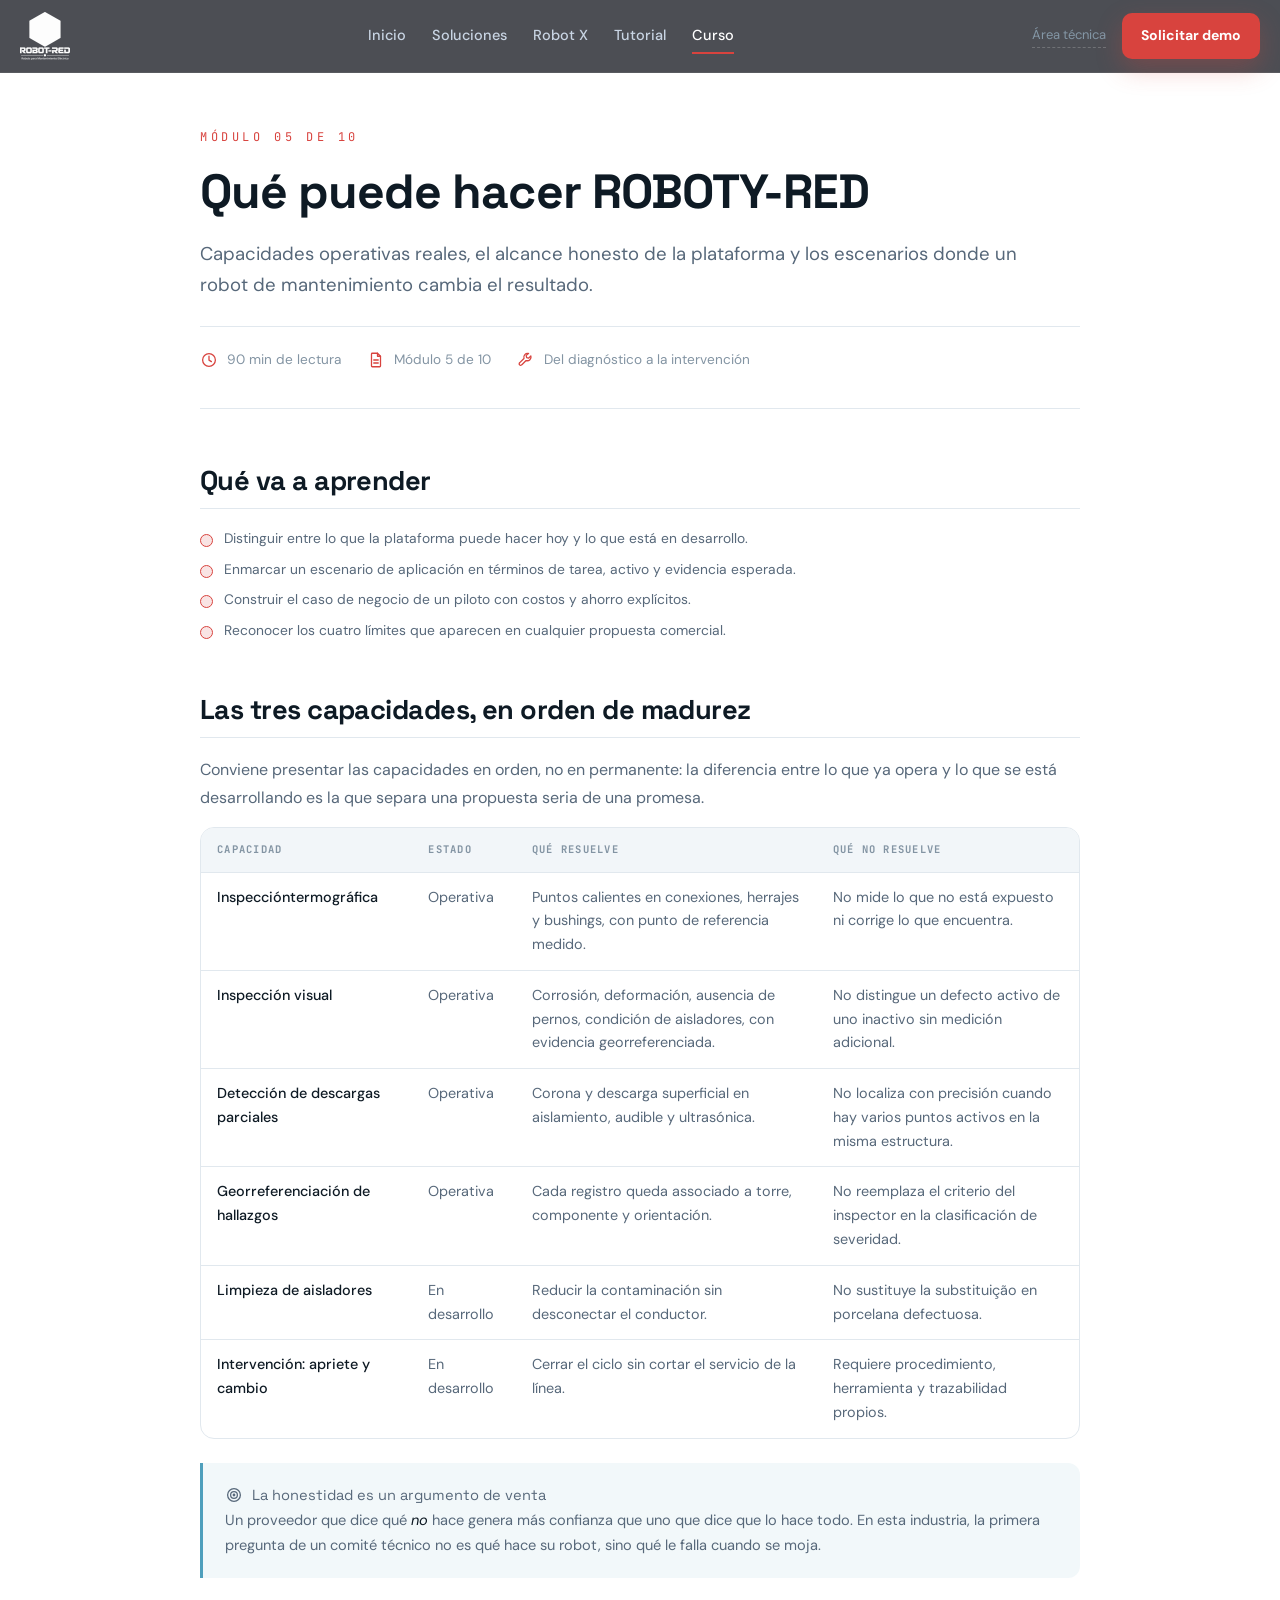
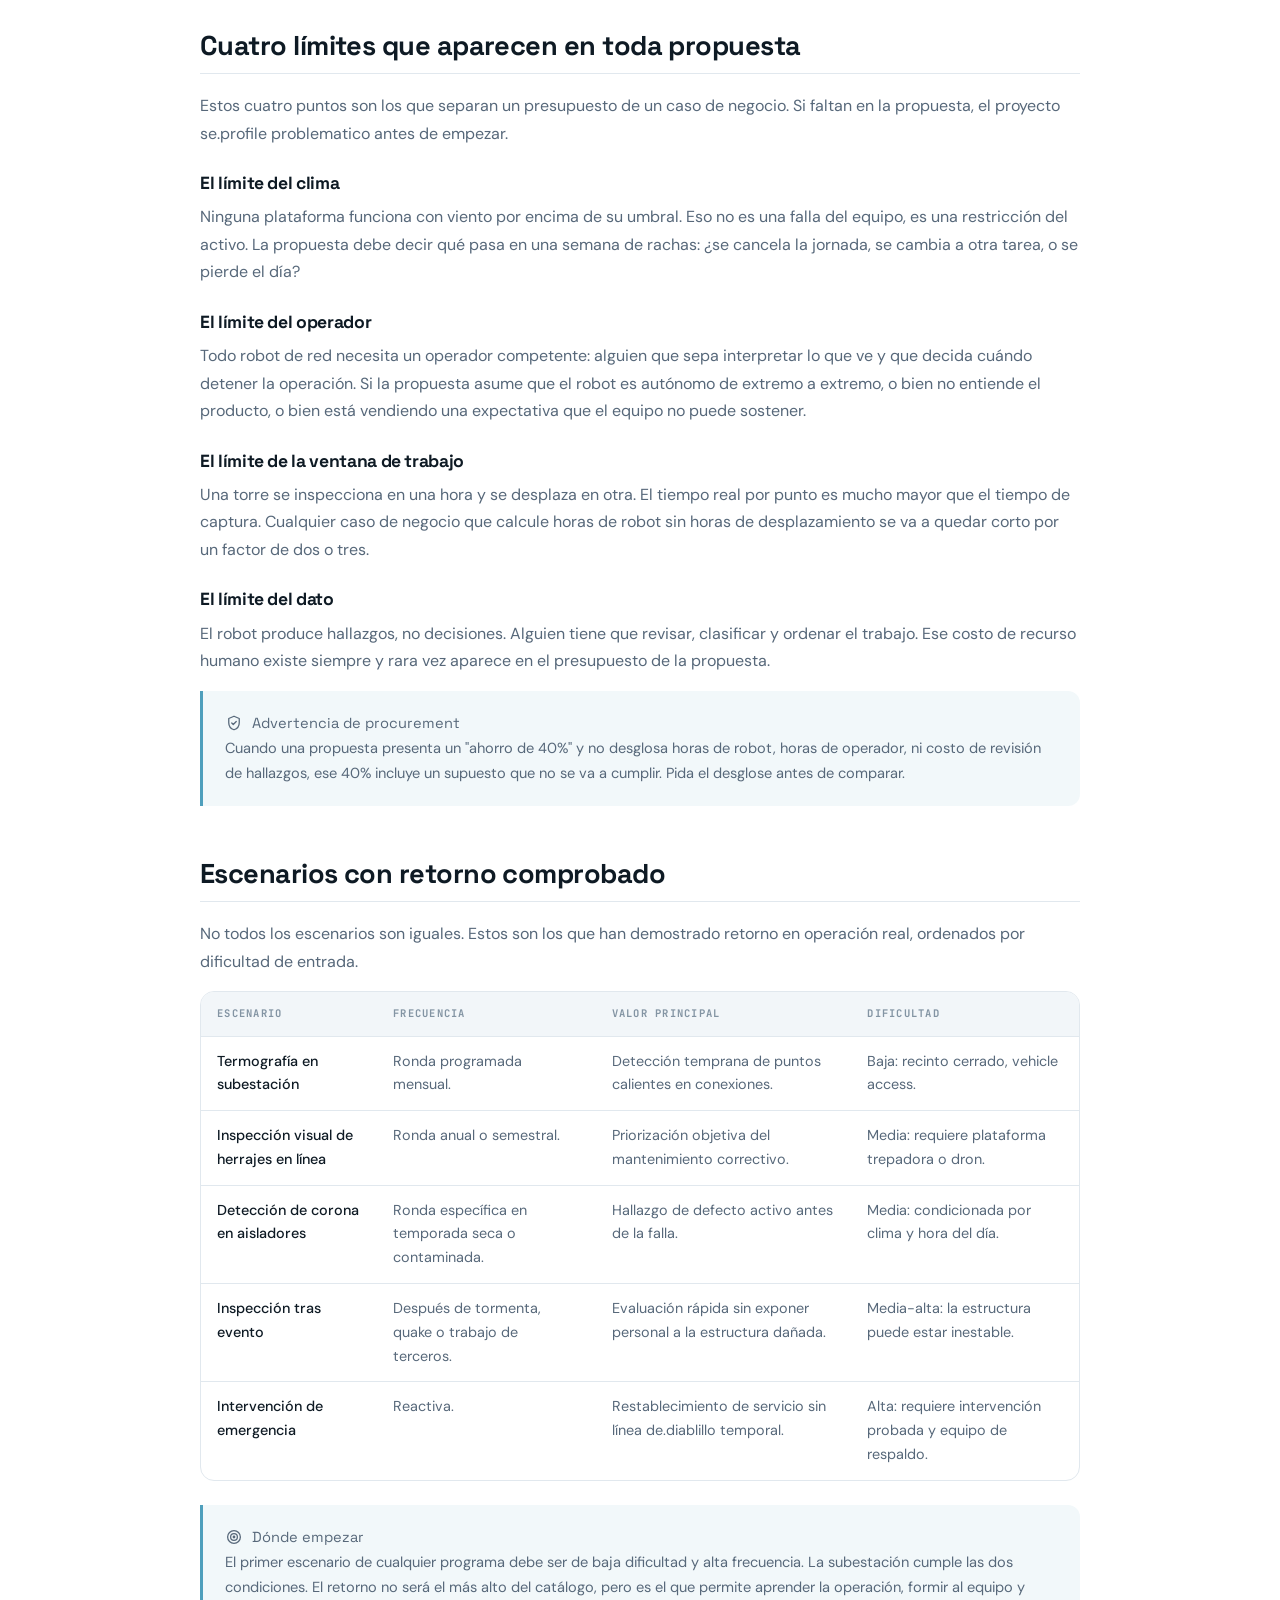
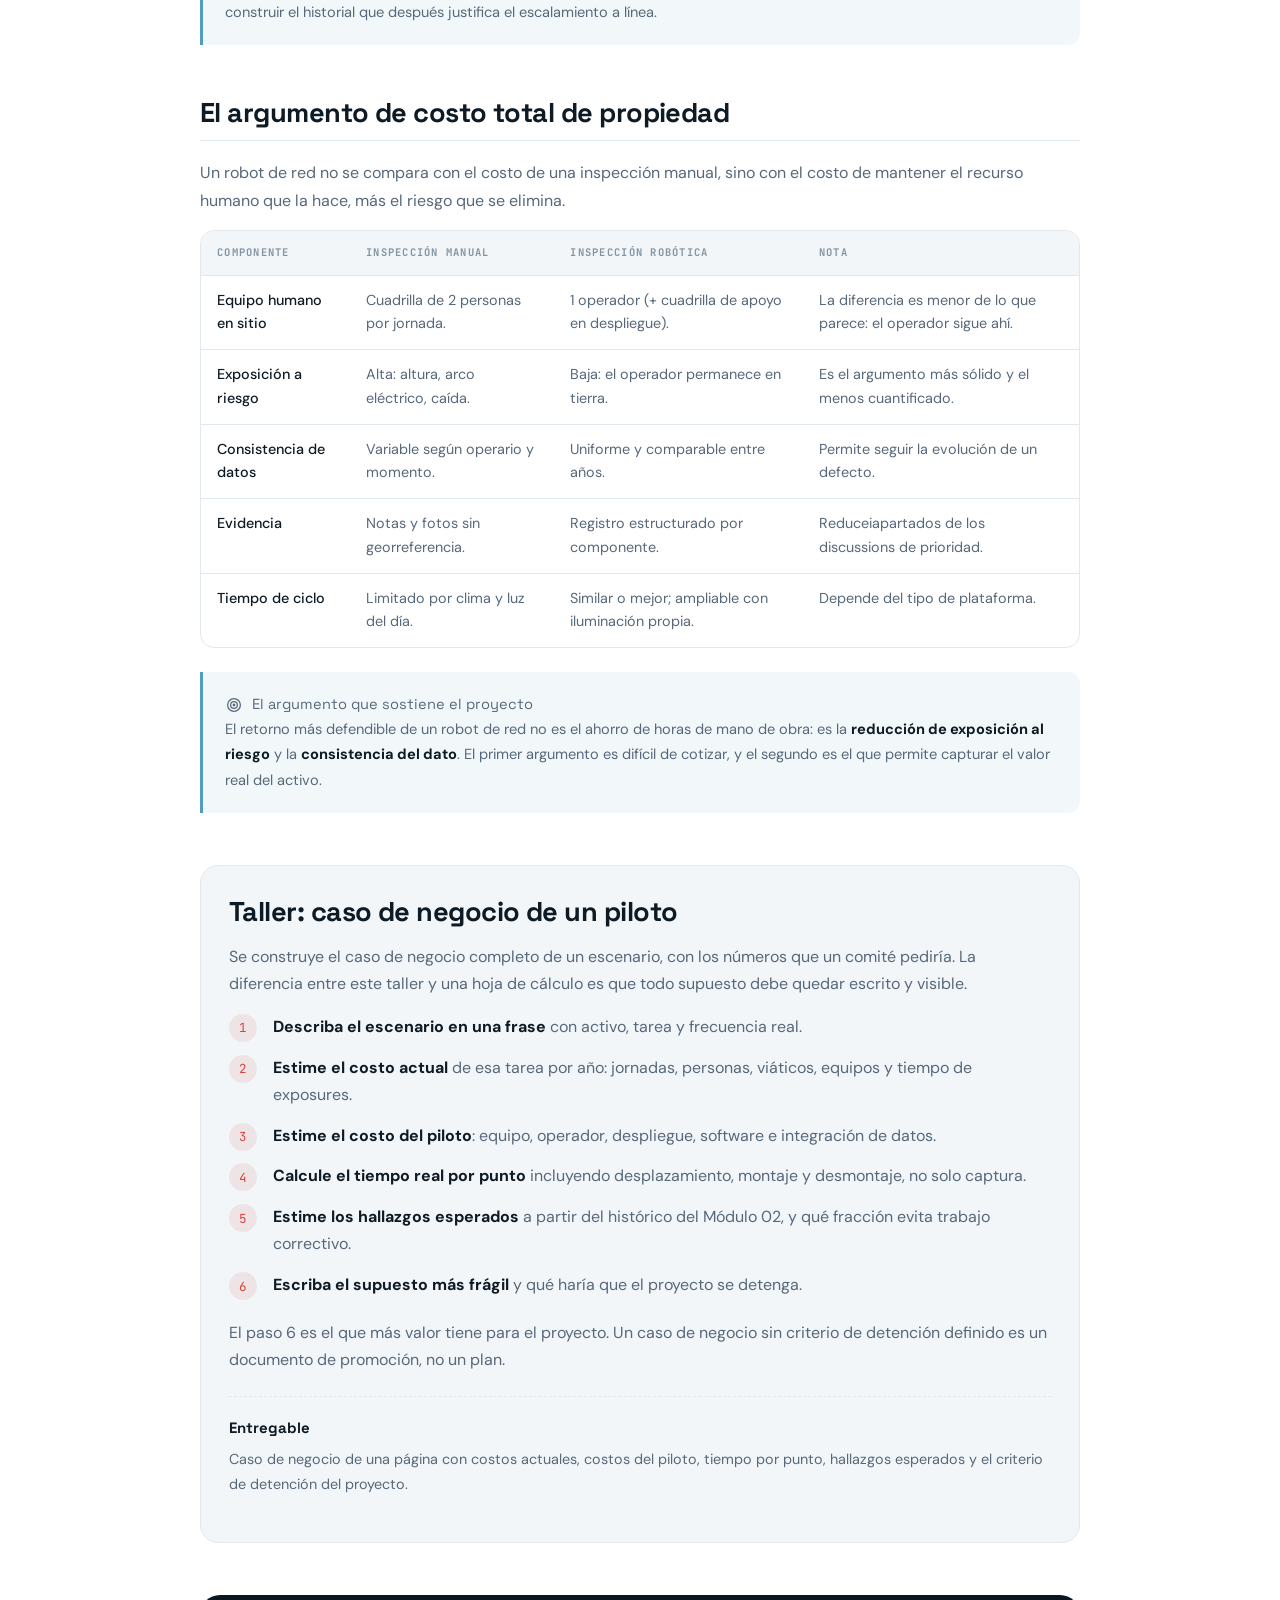
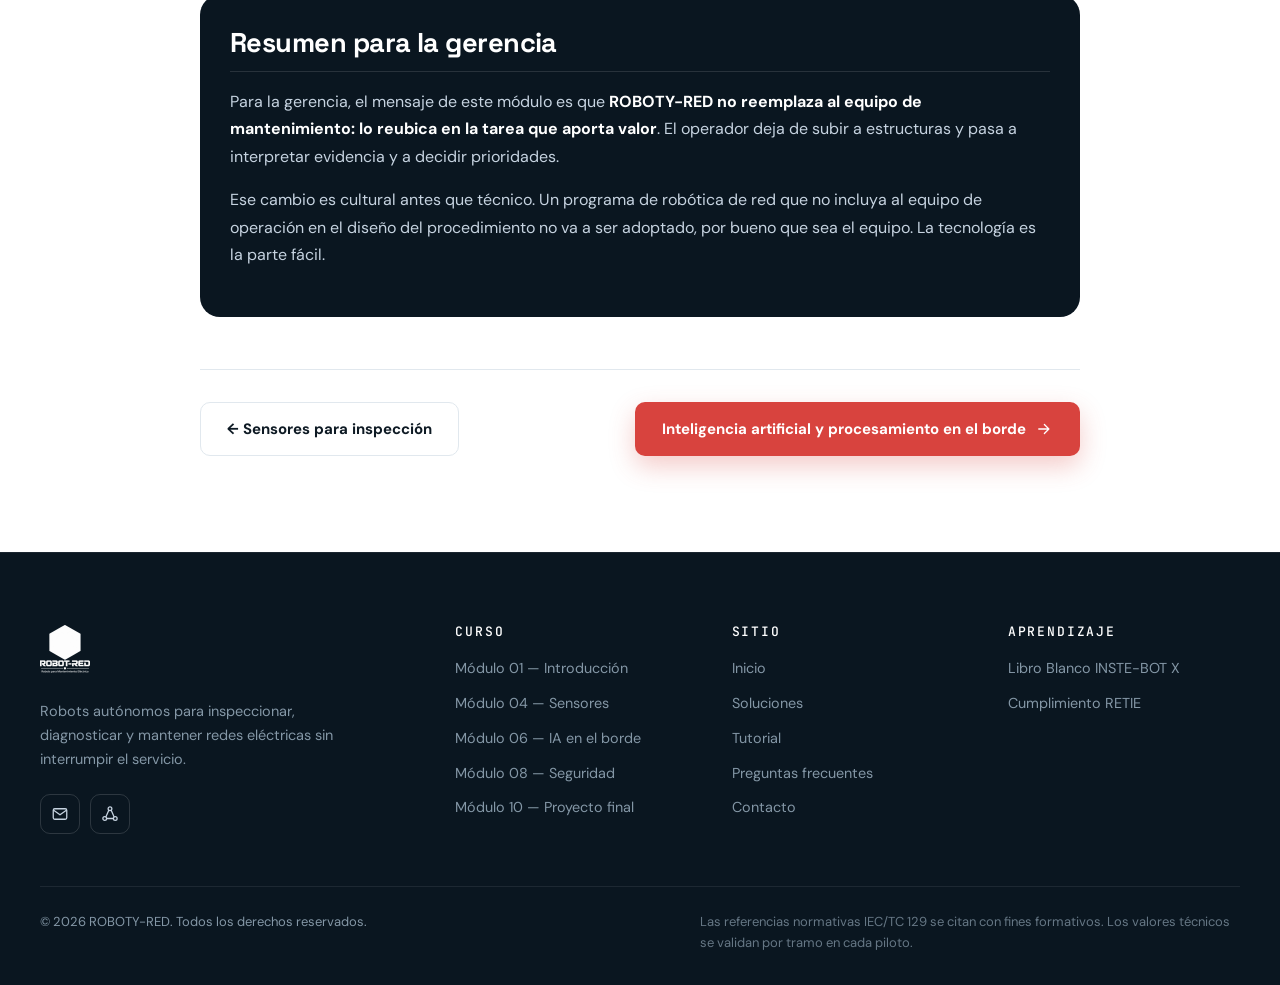
<file: curso/modulo-05.html>
<!DOCTYPE html>
<html lang="es">
<head>
  <meta charset="UTF-8">
  <meta name="viewport" content="width=device-width, initial-scale=1.0">
  <title>Módulo 05 — Qué puede hacer ROBOTY-RED | ROBOTY-RED</title>
  <meta name="description" content="Capacidades operativas reales, el alcance honesto de la plataforma y los escenarios donde un robot de mantenimiento cambia el resultado.">
  <meta name="theme-color" content="#0A1620">
  <meta name="author" content="ROBOTY-RED">
  <meta name="robots" content="index, follow">
  <link rel="canonical" href="https://robotred.co/curso/modulo-05.html">

  <meta property="og:type" content="article">
  <meta property="og:locale" content="es_CO">
  <meta property="og:site_name" content="ROBOTY-RED">
  <meta property="og:title" content="Módulo 05 — Qué puede hacer ROBOTY-RED">
  <meta property="og:description" content="Capacidades operativas reales, el alcance honesto de la plataforma y los escenarios donde un robot de mantenimiento cambia el resultado.">
  <meta property="og:url" content="https://robotred.co/curso/modulo-05.html">
  <meta property="og:image" content="https://robotred.co/assets/og-image.png">
  <meta property="og:image:width" content="1200">
  <meta property="og:image:height" content="630">
  <meta name="twitter:card" content="summary_large_image">
  <meta name="twitter:title" content="Módulo 05 — Qué puede hacer ROBOTY-RED">
  <meta name="twitter:description" content="Capacidades operativas reales, el alcance honesto de la plataforma y los escenarios donde un robot de mantenimiento cambia el resultado.">
  <meta name="twitter:image" content="https://robotred.co/assets/og-image.png">

  <link rel="icon" href="../assets/favicon-32.png" sizes="32x32" type="image/png">
  <link rel="icon" href="../assets/favicon-192.png" sizes="192x192" type="image/png">
  <link rel="apple-touch-icon" href="../assets/apple-touch-icon.png">
  <link rel="preconnect" href="https://fonts.googleapis.com">
  <link rel="preconnect" href="https://fonts.gstatic.com" crossorigin>
  <link href="https://fonts.googleapis.com/css2?family=Space+Grotesk:wght@500;600;700&family=DM+Sans:opsz,wght@9..40,400;9..40,500;9..40,700&family=JetBrains+Mono:wght@400;500&display=swap" rel="stylesheet">
  <link rel="stylesheet" href="../styles.css">
</head>
<body class="page-curso">
  <a class="skip-link" href="#contenido">Saltar al contenido</a>
  <div class="progress" id="progress" aria-hidden="true"><span></span></div>

  <svg class="sprite" aria-hidden="true" focusable="false" xmlns="http://www.w3.org/2000/svg">
    <symbol id="i-clock" viewBox="0 0 24 24"><circle cx="12" cy="12" r="8.5"/><path d="M12 7v5.2l3.2 2"/></symbol>
    <symbol id="i-doc" viewBox="0 0 24 24"><path d="M14 3H7a1 1 0 0 0-1 1v16a1 1 0 0 0 1 1h10a1 1 0 0 0 1-1V7l-4-4Z"/><path d="M14 3v4h4M9 12h6M9 16h6"/></symbol>
    <symbol id="i-target" viewBox="0 0 24 24"><circle cx="12" cy="12" r="8.5"/><circle cx="12" cy="12" r="4.5"/><circle cx="12" cy="12" r="1"/></symbol>
    <symbol id="i-shield" viewBox="0 0 24 24"><path d="M12 3l7 3v5.5c0 4.3-2.9 8.1-7 9.5-4.1-1.4-7-5.2-7-9.5V6l7-3Z"/><path d="m9 12 2 2 4-4"/></symbol>
    <symbol id="i-layers" viewBox="0 0 24 24"><path d="m12 3 8.5 4.5L12 12 3.5 7.5 12 3Z"/><path d="m4 12 8 4.3 8-4.3M4 16.5 12 21l8-4.5"/></symbol>
    <symbol id="i-ai" viewBox="0 0 24 24"><path d="M12 4a3 3 0 0 0-3 3 3 3 0 0 0-2 5.2A3 3 0 0 0 9 18a3 3 0 0 0 3 2 3 3 0 0 0 3-2 3 3 0 0 0 2-5.8A3 3 0 0 0 15 7a3 3 0 0 0-3-3Z"/><path d="M12 8v9M9.5 11.5h5M9.5 14.5h5"/></symbol>
    <symbol id="i-thermal" viewBox="0 0 24 24"><path d="M12 3a3 3 0 0 1 3 3v7.5a5 5 0 1 1-6 0V6a3 3 0 0 1 3-3Z"/><path d="M12 9v6"/></symbol>
    <symbol id="i-wrench" viewBox="0 0 24 24"><path d="M15.5 3.5a5 5 0 0 0-6.2 6.4L3.7 15.5a2 2 0 1 0 2.8 2.8l5.6-5.6a5 5 0 0 0 6.4-6.2l-3 3-2.6-.7-.7-2.6 3-3Z"/></symbol>
    <symbol id="i-cpu" viewBox="0 0 24 24"><rect x="6" y="6" width="12" height="12" rx="2"/><path d="M10 3v3M14 3v3M10 18v3M14 18v3M3 10h3M3 14h3M18 10h3M18 14h3M10 10h4v4h-4z"/></symbol>
    <symbol id="i-arrow" viewBox="0 0 24 24"><path d="M5 12h13M12.5 6l6 6-6 6"/></symbol>
    <symbol id="i-mail" viewBox="0 0 24 24"><rect x="3" y="5" width="18" height="14" rx="2"/><path d="m3.5 7 8.5 6 8.5-6"/></symbol>
    <symbol id="i-phone" viewBox="0 0 24 24"><path d="M7 3h3l1.5 4-2 1.5a11 11 0 0 0 5 5L16 11.5 20 13v3a2 2 0 0 1-2.2 2A16 16 0 0 1 5 5.2 2 2 0 0 1 7 3Z"/></symbol>
    <symbol id="i-pin" viewBox="0 0 24 24"><path d="M12 21s6.5-6 6.5-11a6.5 6.5 0 1 0-13 0C5.5 15 12 21 12 21Z"/><circle cx="12" cy="10" r="2.5"/></symbol>
    <symbol id="i-robo" viewBox="0 0 24 24"><rect x="4" y="8" width="16" height="11" rx="3"/><path d="M12 8V5M9 5h6M9 13h.01M15 13h.01M9.5 16.5h5M2 12v3M22 12v3"/></symbol>
    <symbol id="i-network" viewBox="0 0 24 24"><circle cx="12" cy="5" r="2.5"/><circle cx="5" cy="18" r="2.5"/><circle cx="19" cy="18" r="2.5"/><path d="M10.4 6.9 6.6 15.6M13.6 6.9l3.8 8.7M7.5 18h9"/></symbol>
    <symbol id="i-sensor" viewBox="0 0 24 24"><circle cx="12" cy="12" r="3"/><path d="M6.5 6.5a7.8 7.8 0 0 0 0 11M17.5 6.5a7.8 7.8 0 0 1 0 11M3.5 3.5a12 12 0 0 0 0 17M20.5 3.5a12 12 0 0 1 0 17"/></symbol>
    <symbol id="i-map" viewBox="0 0 24 24"><path d="M12 21s6.5-6 6.5-11a6.5 6.5 0 1 0-13 0C5.5 15 12 21 12 21Z"/><circle cx="12" cy="10" r="2.5"/></symbol>
    <symbol id="i-drone" viewBox="0 0 24 24"><rect x="9" y="9" width="6" height="6" rx="2"/><path d="M9 10 5 6M15 10l4-4M9 14l-4 4M15 14l4 4M3 4h4M17 4h4M3 20h4M17 20h4"/></symbol>
  </svg>

  <header class="topbar" id="topbar">
    <div class="topbar-inner">
      <a class="brand" href="../index.html" aria-label="ROBOTY-RED — inicio">
        <img class="brand-logo" src="../assets/logo-blanco.webp" width="100" height="96" alt="" fetchpriority="high">
      </a>

      <nav class="nav" id="nav" aria-label="Navegación principal">
        <a href="../index.html">Inicio</a>
        <a href="../index.html#soluciones">Soluciones</a>
        <a href="../index.html#robot">Robot X</a>
        <a href="../tutorial.html">Tutorial</a>
        <a href="index.html" class="active" aria-current="page">Curso</a>
      </nav>

      <div class="topbar-actions">
        <a class="link-tech" href="https://alejandro8aperez.github.io/INSTE-BOT/" target="_blank" rel="noopener">Área técnica</a>
        <a class="btn btn-primary btn-sm" href="../index.html#contacto">Solicitar demo</a>
        <button class="nav-toggle" id="navToggle" aria-label="Abrir menú" aria-expanded="false" aria-controls="nav">
          <span></span><span></span><span></span>
        </button>
      </div>
    </div>
  </header>

  <main id="contenido">
    <article class="leccion">
      <div class="container leccion-wrap">

        <header class="leccion-head">
          <p class="leccion-num">Módulo 05 de 10</p>
          <h1>Qué puede hacer ROBOTY-RED</h1>
          <p class="leccion-lead">Capacidades operativas reales, el alcance honesto de la plataforma y los escenarios donde un robot de mantenimiento cambia el resultado.</p>
          <ul class="leccion-meta">
            <li><svg class="ico ico-sm"><use href="#i-clock"/></svg>90 min de lectura</li>
            <li><svg class="ico ico-sm"><use href="#i-doc"/></svg>Módulo 5 de 10</li>
            <li><svg class="ico ico-sm"><use href="#i-wrench"/></svg>Del diagnóstico a la intervención</li>
          </ul>
        </header>

        <div class="leccion-body">

          <section>
            <h2>Qué va a aprender</h2>
            <ul class="ticks">
              <li>Distinguir entre lo que la plataforma puede hacer hoy y lo que está en desarrollo.</li>
              <li>Enmarcar un escenario de aplicación en términos de tarea, activo y evidencia esperada.</li>
              <li>Construir el caso de negocio de un piloto con costos y ahorro explícitos.</li>
              <li>Reconocer los cuatro límites que aparecen en cualquier propuesta comercial.</li>
            </ul>
          </section>

          <section>
            <h2>Las tres capacidades, en orden de madurez</h2>

            <p>Conviene presentar las capacidades en orden, no en permanente: la diferencia entre lo que ya opera y lo que se está desarrollando es la que separa una propuesta seria de una promesa.</p>

            <div class="table-wrap">
              <table>
                <thead>
                  <tr><th>Capacidad</th><th>Estado</th><th>Qué resuelve</th><th>Qué no resuelve</th></tr>
                </thead>
                <tbody>
                  <tr><td>Inspeccióntermográfica</td><td>Operativa</td><td>Puntos calientes en conexiones, herrajes y bushings, con punto de referencia medido.</td><td>No mide lo que no está expuesto ni corrige lo que encuentra.</td></tr>
                  <tr><td>Inspección visual</td><td>Operativa</td><td>Corrosión, deformación, ausencia de pernos, condición de aisladores, con evidencia georreferenciada.</td><td>No distingue un defecto activo de uno inactivo sin medición adicional.</td></tr>
                  <tr><td>Detección de descargas parciales</td><td>Operativa</td><td>Corona y descarga superficial en aislamiento, audible y ultrasónica.</td><td>No localiza con precisión cuando hay varios puntos activos en la misma estructura.</td></tr>
                  <tr><td>Georreferenciación de hallazgos</td><td>Operativa</td><td>Cada registro queda associado a torre, componente y orientación.</td><td>No reemplaza el criterio del inspector en la clasificación de severidad.</td></tr>
                  <tr><td>Limpieza de aisladores</td><td>En desarrollo</td><td>Reducir la contaminación sin desconectar el conductor.</td><td>No sustituye la substituição en porcelana defectuosa.</td></tr>
                  <tr><td>Intervención: apriete y cambio</td><td>En desarrollo</td><td>Cerrar el ciclo sin cortar el servicio de la línea.</td><td>Requiere procedimiento, herramienta y trazabilidad propios.</td></tr>
                </tbody>
              </table>
            </div>

            <div class="callout callout-key">
              <p class="callout-title"><svg class="ico ico-sm"><use href="#i-target"/></svg>La honestidad es un argumento de venta</p>
              <p>Un proveedor que dice qué <em>no</em> hace genera más confianza que uno que dice que lo hace todo. En esta industria, la primera pregunta de un comité técnico no es qué hace su robot, sino qué le falla cuando se moja.</p>
            </div>
                
          </section>

          <section>
            <h2>Cuatro límites que aparecen en toda propuesta</h2>

            <p>Estos cuatro puntos son los que separan un presupuesto de un caso de negocio. Si faltan en la propuesta, el proyecto se.profile problematico antes de empezar.</p>

            <h3>El límite del clima</h3>
            <p>Ninguna plataforma funciona con viento por encima de su umbral. Eso no es una falla del equipo, es una restricción del activo. La propuesta debe decir qué pasa en una semana de rachas: ¿se cancela la jornada, se cambia a otra tarea, o se pierde el día?</p>

            <h3>El límite del operador</h3>
            <p>Todo robot de red necesita un operador competente: alguien que sepa interpretar lo que ve y que decida cuándo detener la operación. Si la propuesta asume que el robot es autónomo de extremo a extremo, o bien no entiende el producto, o bien está vendiendo una expectativa que el equipo no puede sostener.</p>

            <h3>El límite de la ventana de trabajo</h3>
            <p>Una torre se inspecciona en una hora y se desplaza en otra. El tiempo real por punto es mucho mayor que el tiempo de captura. Cualquier caso de negocio que calcule horas de robot sin horas de desplazamiento se va a quedar corto por un factor de dos o tres.</p>

            <h3>El límite del dato</h3>
            <p>El robot produce hallazgos, no decisiones. Alguien tiene que revisar, clasificar y ordenar el trabajo. Ese costo de recurso humano existe siempre y rara vez aparece en el presupuesto de la propuesta.</p>

            <div class="callout callout-warn">
              <p class="callout-title"><svg class="ico ico-sm"><use href="#i-shield"/></svg>Advertencia de procurement</p>
              <p>Cuando una propuesta presenta un "ahorro de 40%" y no desglosa horas de robot, horas de operador, ni costo de revisión de hallazgos, ese 40% incluye un supuesto que no se va a cumplir. Pida el desglose antes de comparar.</p>
            </div>
                
          </section>

          <section>
            <h2>Escenarios con retorno comprobado</h2>

            <p>No todos los escenarios son iguales. Estos son los que han demostrado retorno en operación real, ordenados por dificultad de entrada.</p>

            <div class="table-wrap">
              <table>
                <thead>
                  <tr><th>Escenario</th><th>Frecuencia</th><th>Valor principal</th><th>Dificultad</th></tr>
                </thead>
                <tbody>
                  <tr><td>Termografía en subestación</td><td>Ronda programada mensual.</td><td>Detección temprana de puntos calientes en conexiones.</td><td>Baja: recinto cerrado, vehicle access.</td></tr>
                  <tr><td>Inspección visual de herrajes en línea</td><td>Ronda anual o semestral.</td><td>Priorización objetiva del mantenimiento correctivo.</td><td>Media: requiere plataforma trepadora o dron.</td></tr>
                  <tr><td>Detección de corona en aisladores</td><td>Ronda específica en temporada seca o contaminada.</td><td>Hallazgo de defecto activo antes de la falla.</td><td>Media: condicionada por clima y hora del día.</td></tr>
                  <tr><td>Inspección tras evento</td><td>Después de tormenta, quake o trabajo de terceros.</td><td>Evaluación rápida sin exponer personal a la estructura dañada.</td><td>Media-alta: la estructura puede estar inestable.</td></tr>
                  <tr><td>Intervención de emergencia</td><td>Reactiva.</td><td>Restablecimiento de servicio sin línea de.diablillo temporal.</td><td>Alta: requiere intervención probada y equipo de respaldo.</td></tr>
                </tbody>
              </table>
            </div>

            <div class="callout">
              <p class="callout-title"><svg class="ico ico-sm"><use href="#i-target"/></svg>Dónde empezar</p>
              <p>El primer escenario de cualquier programa debe ser de baja dificultad y alta frecuencia. La subestación cumple las dos condiciones. El retorno no será el más alto del catálogo, pero es el que permite aprender la operación, formir al equipo y construir el historial que después justifica el escalamiento a línea.</p>
            </div>
                
          </section>

          <section>
            <h2>El argumento de costo total de propiedad</h2>

            <p>Un robot de red no se compara con el costo de una inspección manual, sino con el costo de mantener el recurso humano que la hace, más el riesgo que se elimina.</p>

            <div class="table-wrap">
              <table>
                <thead>
                  <tr><th>Componente</th><th>Inspección manual</th><th>Inspección robótica</th><th>Nota</th></tr>
                </thead>
                <tbody>
                  <tr><td>Equipo humano en sitio</td><td>Cuadrilla de 2 personas por jornada.</td><td>1 operador (+ cuadrilla de apoyo en despliegue).</td><td>La diferencia es menor de lo que parece: el operador sigue ahí.</td></tr>
                  <tr><td>Exposición a riesgo</td><td>Alta: altura, arco eléctrico, caída.</td><td>Baja: el operador permanece en tierra.</td><td>Es el argumento más sólido y el menos cuantificado.</td></tr>
                  <tr><td>Consistencia de datos</td><td>Variable según operario y momento.</td><td>Uniforme y comparable entre años.</td><td>Permite seguir la evolución de un defecto.</td></tr>
                  <tr><td>Evidencia</td><td>Notas y fotos sin georreferencia.</td><td>Registro estructurado por componente.</td><td>Reduceiapartados de los discussions de prioridad.</td></tr>
                  <tr><td>Tiempo de ciclo</td><td>Limitado por clima y luz del día.</td><td>Similar o mejor; ampliable con iluminación propia.</td><td>Depende del tipo de plataforma.</td></tr>
                </tbody>
              </table>
            </div>

            <div class="callout callout-key">
              <p class="callout-title"><svg class="ico ico-sm"><use href="#i-target"/></svg>El argumento que sostiene el proyecto</p>
              <p>El retorno más defendible de un robot de red no es el ahorro de horas de mano de obra: es la <strong>reducción de exposición al riesgo</strong> y la <strong>consistencia del dato</strong>. El primer argumento es difícil de cotizar, y el segundo es el que permite capturar el valor real del activo.</p>
            </div>
                
          </section>

          <section class="taller">
            <h2>Taller: caso de negocio de un piloto</h2>

            <p>Se construye el caso de negocio completo de un escenario, con los números que un comité pediría. La diferencia entre este taller y una hoja de cálculo es que todo supuesto debe quedar escrito y visible.</p>
            <ol class="steps">
              <li><strong>Describa el escenario en una frase</strong> con activo, tarea y frecuencia real.</li>
              <li><strong>Estime el costo actual</strong> de esa tarea por año: jornadas, personas, viáticos, equipos y tiempo de exposures.</li>
              <li><strong>Estime el costo del piloto</strong>: equipo, operador, despliegue, software e integración de datos.</li>
              <li><strong>Calcule el tiempo real por punto</strong> incluyendo desplazamiento, montaje y desmontaje, no solo captura.</li>
              <li><strong>Estime los hallazgos esperados</strong> a partir del histórico del Módulo 02, y qué fracción evita trabajo correctivo.</li>
              <li><strong>Escriba el supuesto más frágil</strong> y qué haría que el proyecto se detenga.</li>
            </ol>
            <p>El paso 6 es el que más valor tiene para el proyecto. Un caso de negocio sin criterio de detención definido es un documento de promoción, no un plan.</p>
            
            <p class="entrega"><strong>Entregable</strong>Caso de negocio de una página con costos actuales, costos del piloto, tiempo por punto, hallazgos esperados y el criterio de detención del proyecto.</p>
          </section>

          <section class="resumen-eco">
            <h2>Resumen para la gerencia</h2>

            <p>Para la gerencia, el mensaje de este módulo es que <strong>ROBOTY-RED no reemplaza al equipo de mantenimiento: lo reubica en la tarea que aporta valor</strong>. El operador deja de subir a estructuras y pasa a interpretar evidencia y a decidir prioridades.</p>
            <p>Ese cambio es cultural antes que técnico. Un programa de robótica de red que no incluya al equipo de operación en el diseño del procedimiento no va a ser adoptado, por bueno que sea el equipo. La tecnología es la parte fácil.</p>
        
          </section>

        </div>

        <nav class="leccion-nav" aria-label="Navegación del curso">
          <a class="btn btn-outline" href="modulo-04.html">← Sensores para inspección</a>
          <a class="btn btn-primary" href="modulo-06.html">Inteligencia artificial y procesamiento en el borde <svg class="ico ico-sm"><use href="#i-arrow"/></svg></a>
        </nav>

      </div>
    </article>
  </main>

  <footer class="footer">
    <div class="container footer-grid">
      <div class="footer-brand">
        <a class="brand" href="../index.html" aria-label="ROBOTY-RED — inicio">
          <img class="brand-logo" src="../assets/logo-blanco.webp" width="100" height="96" alt="" loading="lazy">
        </a>
        <p>Robots autónomos para inspeccionar, diagnosticar y mantener redes eléctricas sin interrumpir el servicio.</p>
        <div class="social">
          <a href="mailto:info@robotred.co" aria-label="Correo"><svg class="ico ico-sm"><use href="#i-mail"/></svg></a>
          <a href="https://github.com/alejandro8aperez/Robotred" target="_blank" rel="noopener" aria-label="GitHub"><svg class="ico ico-sm"><use href="#i-network"/></svg></a>
        </div>
      </div>

      <nav class="footer-col" aria-label="Curso">
        <h4>Curso</h4>
        <a href="modulo-01.html">Módulo 01 — Introducción</a>
        <a href="modulo-04.html">Módulo 04 — Sensores</a>
        <a href="modulo-06.html">Módulo 06 — IA en el borde</a>
        <a href="modulo-08.html">Módulo 08 — Seguridad</a>
        <a href="modulo-10.html">Módulo 10 — Proyecto final</a>
      </nav>

      <nav class="footer-col" aria-label="Sitio">
        <h4>Sitio</h4>
        <a href="../index.html">Inicio</a>
        <a href="../index.html#soluciones">Soluciones</a>
        <a href="../tutorial.html">Tutorial</a>
        <a href="../index.html#faq">Preguntas frecuentes</a>
        <a href="../index.html#contacto">Contacto</a>
      </nav>

      <nav class="footer-col" aria-label="Aprendizaje">
        <h4>Aprendizaje</h4>
        <a href="https://alejandro8aperez.github.io/INSTE-BOT/" target="_blank" rel="noopener">Libro Blanco INSTE-BOT X</a>
        <a href="../index.html#resultados">Cumplimiento RETIE</a>
      </nav>
    </div>

    <div class="container footer-bottom">
      <p>© <span id="year">2026</span> ROBOTY-RED. Todos los derechos reservados.</p>
      <p class="foot-note">Las referencias normativas IEC/TC 129 se citan con fines formativos. Los valores técnicos se validan por tramo en cada piloto.</p>
    </div>
  </footer>

  <button class="to-top" id="toTop" aria-label="Volver arriba" hidden>
    <svg class="ico ico-sm" viewBox="0 0 24 24"><path d="M12 19V6M6 12l6-6 6 6" fill="none" stroke="currentColor" stroke-width="2" stroke-linecap="round" stroke-linejoin="round"/></svg>
  </button>

  <script src="../app.js" defer></script>
</body>
</html>
</file>
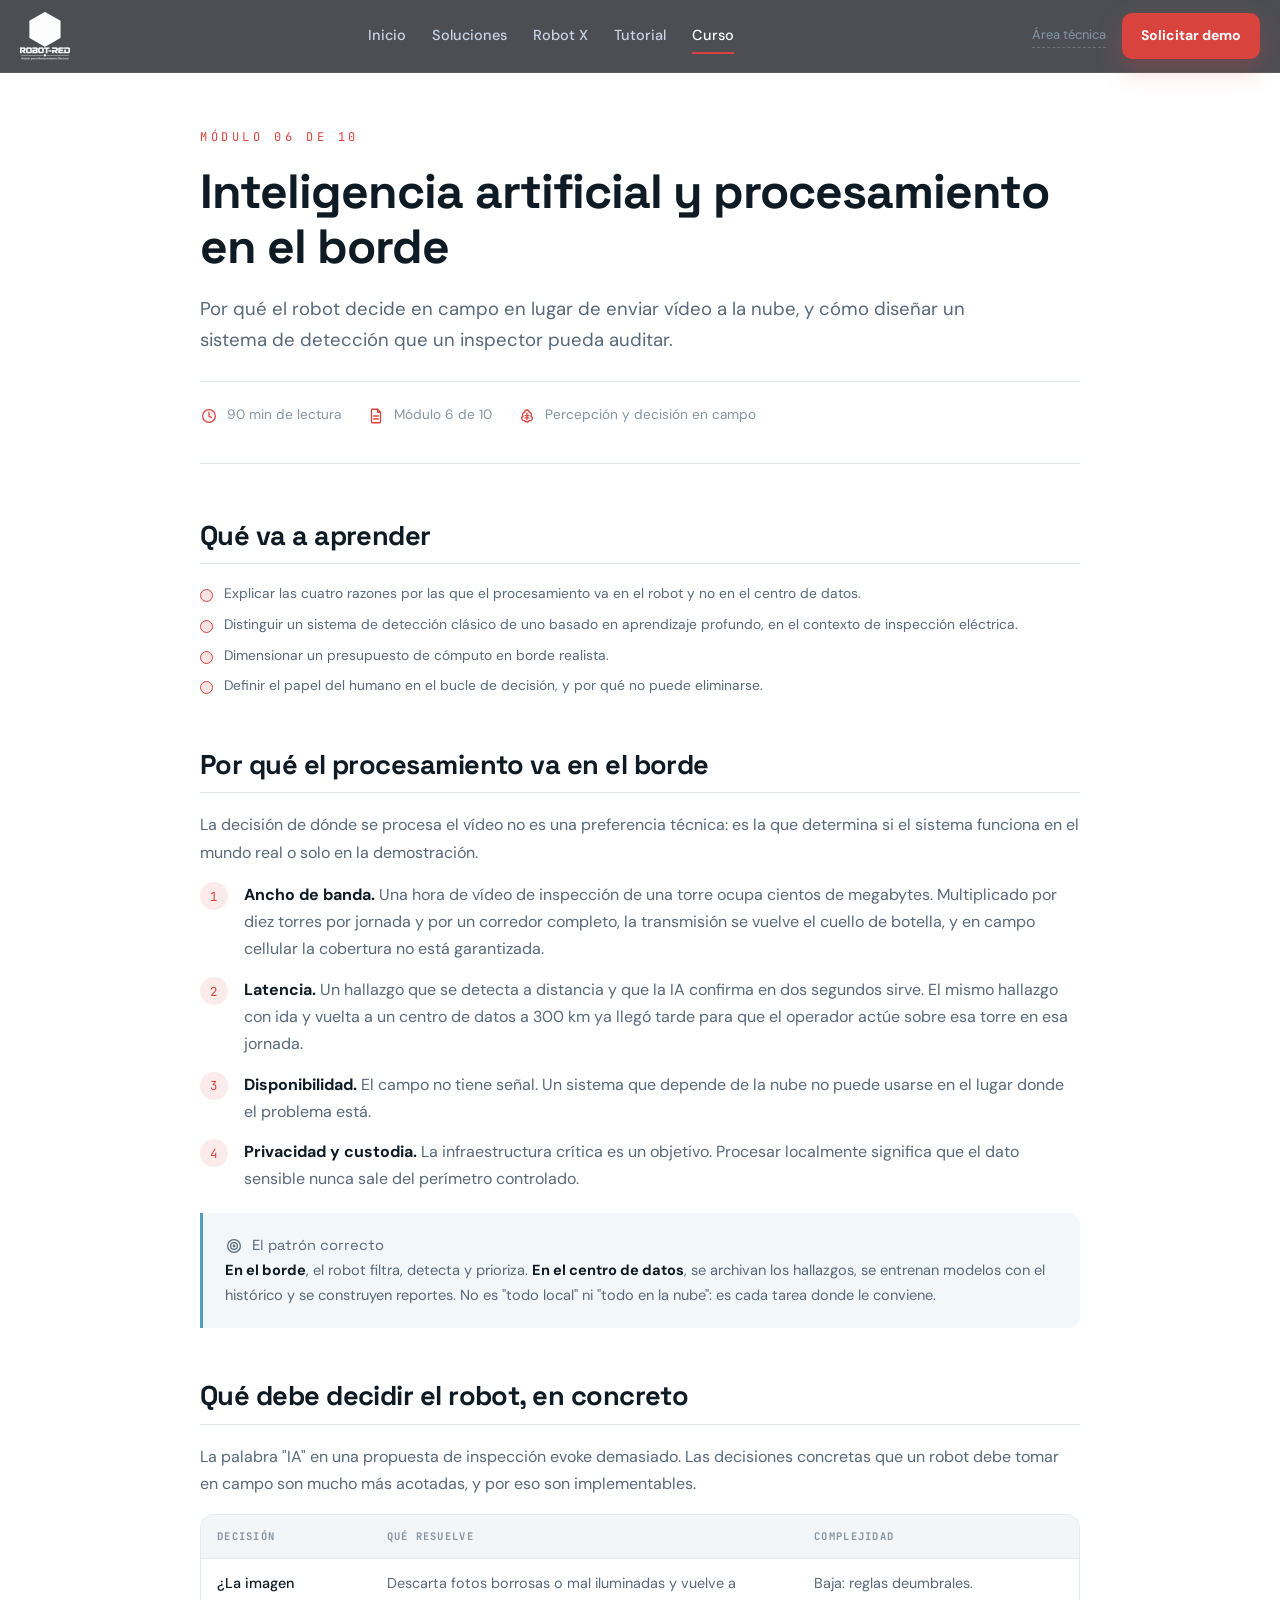
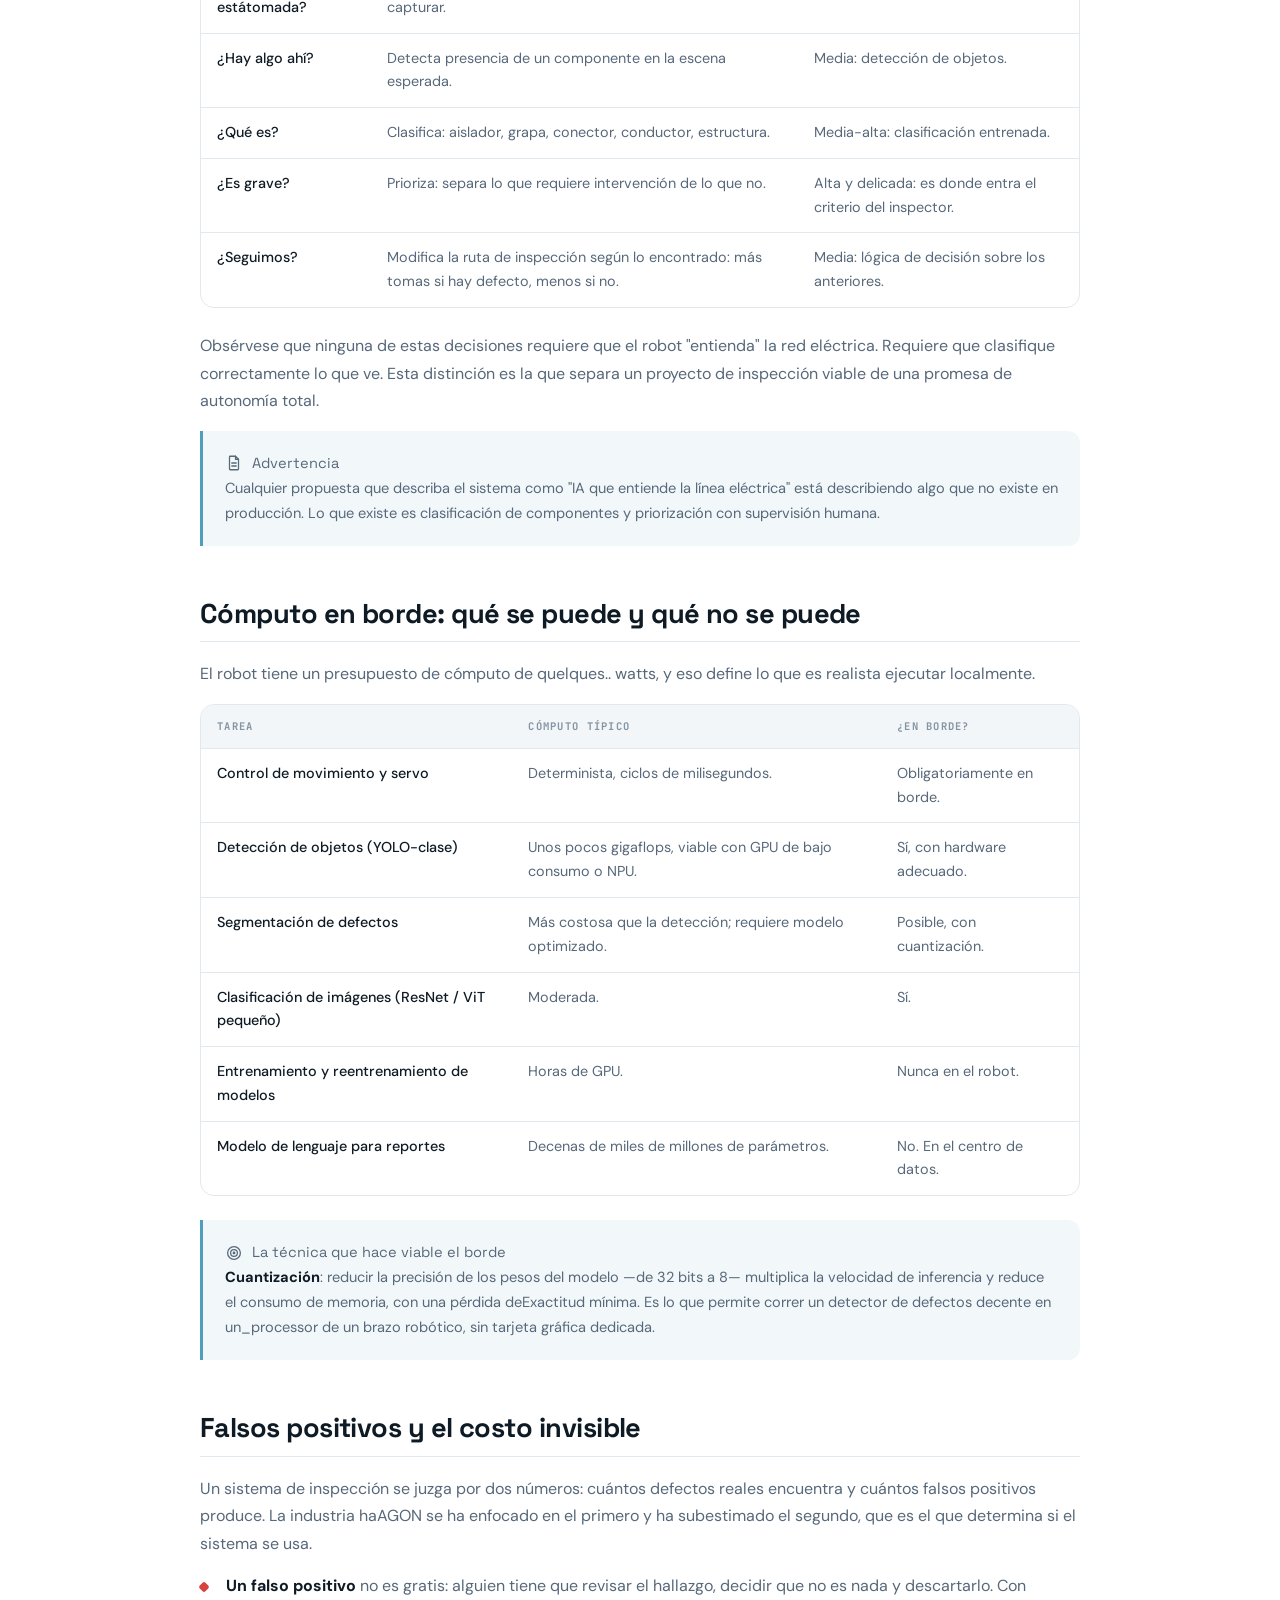
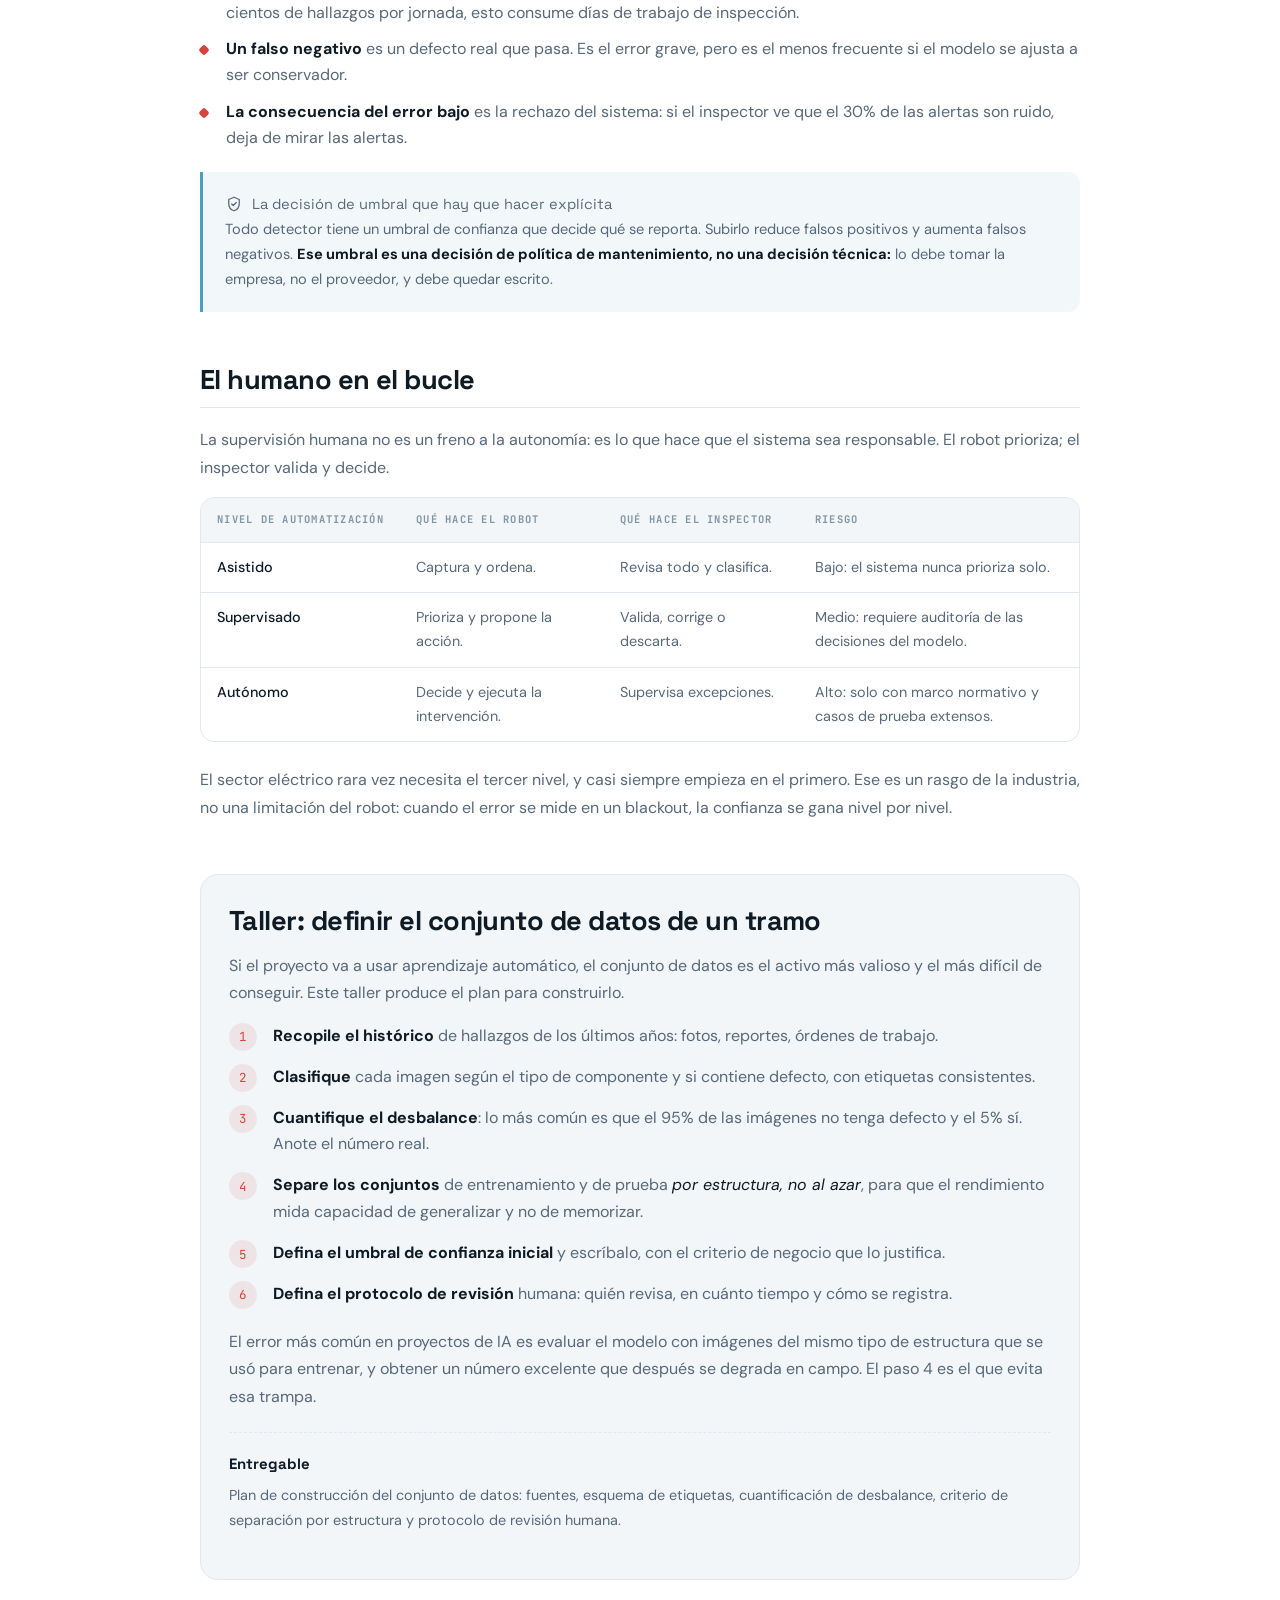
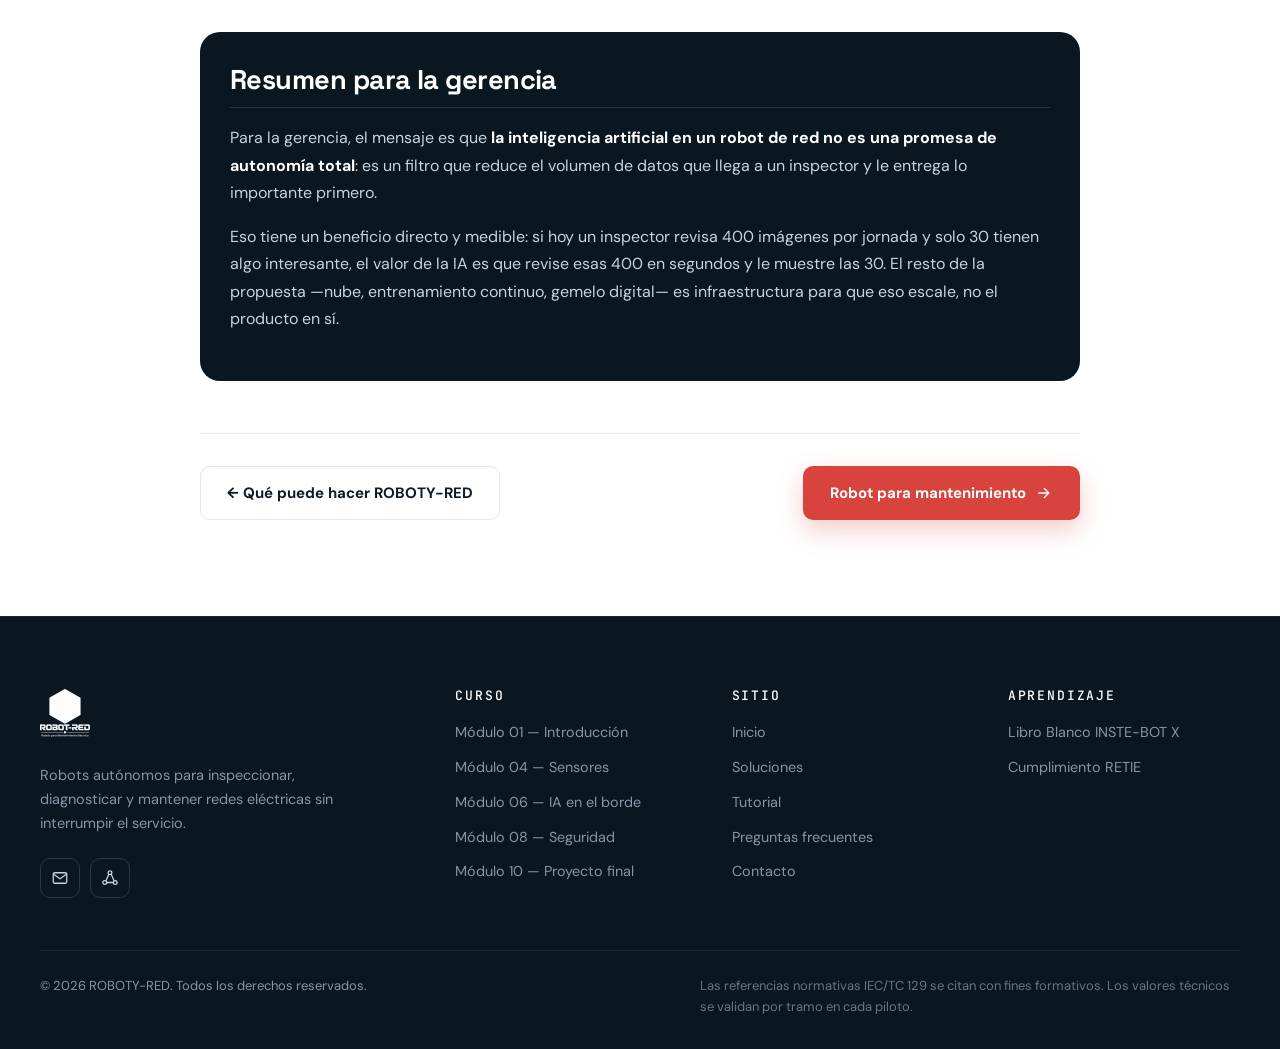
<file: curso/modulo-06.html>
<!DOCTYPE html>
<html lang="es">
<head>
  <meta charset="UTF-8">
  <meta name="viewport" content="width=device-width, initial-scale=1.0">
  <title>Módulo 06 — Inteligencia artificial y procesamiento en el borde | ROBOTY-RED</title>
  <meta name="description" content="Por qué el robot decide en campo en lugar de enviar vídeo a la nube, y cómo diseñar un sistema de detección que un inspector pueda auditar.">
  <meta name="theme-color" content="#0A1620">
  <meta name="author" content="ROBOTY-RED">
  <meta name="robots" content="index, follow">
  <link rel="canonical" href="https://robotred.co/curso/modulo-06.html">

  <meta property="og:type" content="article">
  <meta property="og:locale" content="es_CO">
  <meta property="og:site_name" content="ROBOTY-RED">
  <meta property="og:title" content="Módulo 06 — Inteligencia artificial y procesamiento en el borde">
  <meta property="og:description" content="Por qué el robot decide en campo en lugar de enviar vídeo a la nube, y cómo diseñar un sistema de detección que un inspector pueda auditar.">
  <meta property="og:url" content="https://robotred.co/curso/modulo-06.html">
  <meta property="og:image" content="https://robotred.co/assets/og-image.png">
  <meta property="og:image:width" content="1200">
  <meta property="og:image:height" content="630">
  <meta name="twitter:card" content="summary_large_image">
  <meta name="twitter:title" content="Módulo 06 — Inteligencia artificial y procesamiento en el borde">
  <meta name="twitter:description" content="Por qué el robot decide en campo en lugar de enviar vídeo a la nube, y cómo diseñar un sistema de detección que un inspector pueda auditar.">
  <meta name="twitter:image" content="https://robotred.co/assets/og-image.png">

  <link rel="icon" href="../assets/favicon-32.png" sizes="32x32" type="image/png">
  <link rel="icon" href="../assets/favicon-192.png" sizes="192x192" type="image/png">
  <link rel="apple-touch-icon" href="../assets/apple-touch-icon.png">
  <link rel="preconnect" href="https://fonts.googleapis.com">
  <link rel="preconnect" href="https://fonts.gstatic.com" crossorigin>
  <link href="https://fonts.googleapis.com/css2?family=Space+Grotesk:wght@500;600;700&family=DM+Sans:opsz,wght@9..40,400;9..40,500;9..40,700&family=JetBrains+Mono:wght@400;500&display=swap" rel="stylesheet">
  <link rel="stylesheet" href="../styles.css">
</head>
<body class="page-curso">
  <a class="skip-link" href="#contenido">Saltar al contenido</a>
  <div class="progress" id="progress" aria-hidden="true"><span></span></div>

  <svg class="sprite" aria-hidden="true" focusable="false" xmlns="http://www.w3.org/2000/svg">
    <symbol id="i-clock" viewBox="0 0 24 24"><circle cx="12" cy="12" r="8.5"/><path d="M12 7v5.2l3.2 2"/></symbol>
    <symbol id="i-doc" viewBox="0 0 24 24"><path d="M14 3H7a1 1 0 0 0-1 1v16a1 1 0 0 0 1 1h10a1 1 0 0 0 1-1V7l-4-4Z"/><path d="M14 3v4h4M9 12h6M9 16h6"/></symbol>
    <symbol id="i-target" viewBox="0 0 24 24"><circle cx="12" cy="12" r="8.5"/><circle cx="12" cy="12" r="4.5"/><circle cx="12" cy="12" r="1"/></symbol>
    <symbol id="i-shield" viewBox="0 0 24 24"><path d="M12 3l7 3v5.5c0 4.3-2.9 8.1-7 9.5-4.1-1.4-7-5.2-7-9.5V6l7-3Z"/><path d="m9 12 2 2 4-4"/></symbol>
    <symbol id="i-layers" viewBox="0 0 24 24"><path d="m12 3 8.5 4.5L12 12 3.5 7.5 12 3Z"/><path d="m4 12 8 4.3 8-4.3M4 16.5 12 21l8-4.5"/></symbol>
    <symbol id="i-ai" viewBox="0 0 24 24"><path d="M12 4a3 3 0 0 0-3 3 3 3 0 0 0-2 5.2A3 3 0 0 0 9 18a3 3 0 0 0 3 2 3 3 0 0 0 3-2 3 3 0 0 0 2-5.8A3 3 0 0 0 15 7a3 3 0 0 0-3-3Z"/><path d="M12 8v9M9.5 11.5h5M9.5 14.5h5"/></symbol>
    <symbol id="i-thermal" viewBox="0 0 24 24"><path d="M12 3a3 3 0 0 1 3 3v7.5a5 5 0 1 1-6 0V6a3 3 0 0 1 3-3Z"/><path d="M12 9v6"/></symbol>
    <symbol id="i-wrench" viewBox="0 0 24 24"><path d="M15.5 3.5a5 5 0 0 0-6.2 6.4L3.7 15.5a2 2 0 1 0 2.8 2.8l5.6-5.6a5 5 0 0 0 6.4-6.2l-3 3-2.6-.7-.7-2.6 3-3Z"/></symbol>
    <symbol id="i-cpu" viewBox="0 0 24 24"><rect x="6" y="6" width="12" height="12" rx="2"/><path d="M10 3v3M14 3v3M10 18v3M14 18v3M3 10h3M3 14h3M18 10h3M18 14h3M10 10h4v4h-4z"/></symbol>
    <symbol id="i-arrow" viewBox="0 0 24 24"><path d="M5 12h13M12.5 6l6 6-6 6"/></symbol>
    <symbol id="i-mail" viewBox="0 0 24 24"><rect x="3" y="5" width="18" height="14" rx="2"/><path d="m3.5 7 8.5 6 8.5-6"/></symbol>
    <symbol id="i-phone" viewBox="0 0 24 24"><path d="M7 3h3l1.5 4-2 1.5a11 11 0 0 0 5 5L16 11.5 20 13v3a2 2 0 0 1-2.2 2A16 16 0 0 1 5 5.2 2 2 0 0 1 7 3Z"/></symbol>
    <symbol id="i-pin" viewBox="0 0 24 24"><path d="M12 21s6.5-6 6.5-11a6.5 6.5 0 1 0-13 0C5.5 15 12 21 12 21Z"/><circle cx="12" cy="10" r="2.5"/></symbol>
    <symbol id="i-robo" viewBox="0 0 24 24"><rect x="4" y="8" width="16" height="11" rx="3"/><path d="M12 8V5M9 5h6M9 13h.01M15 13h.01M9.5 16.5h5M2 12v3M22 12v3"/></symbol>
    <symbol id="i-network" viewBox="0 0 24 24"><circle cx="12" cy="5" r="2.5"/><circle cx="5" cy="18" r="2.5"/><circle cx="19" cy="18" r="2.5"/><path d="M10.4 6.9 6.6 15.6M13.6 6.9l3.8 8.7M7.5 18h9"/></symbol>
    <symbol id="i-sensor" viewBox="0 0 24 24"><circle cx="12" cy="12" r="3"/><path d="M6.5 6.5a7.8 7.8 0 0 0 0 11M17.5 6.5a7.8 7.8 0 0 1 0 11M3.5 3.5a12 12 0 0 0 0 17M20.5 3.5a12 12 0 0 1 0 17"/></symbol>
    <symbol id="i-map" viewBox="0 0 24 24"><path d="M12 21s6.5-6 6.5-11a6.5 6.5 0 1 0-13 0C5.5 15 12 21 12 21Z"/><circle cx="12" cy="10" r="2.5"/></symbol>
    <symbol id="i-drone" viewBox="0 0 24 24"><rect x="9" y="9" width="6" height="6" rx="2"/><path d="M9 10 5 6M15 10l4-4M9 14l-4 4M15 14l4 4M3 4h4M17 4h4M3 20h4M17 20h4"/></symbol>
  </svg>

  <header class="topbar" id="topbar">
    <div class="topbar-inner">
      <a class="brand" href="../index.html" aria-label="ROBOTY-RED — inicio">
        <img class="brand-logo" src="../assets/logo-blanco.webp" width="100" height="96" alt="" fetchpriority="high">
      </a>

      <nav class="nav" id="nav" aria-label="Navegación principal">
        <a href="../index.html">Inicio</a>
        <a href="../index.html#soluciones">Soluciones</a>
        <a href="../index.html#robot">Robot X</a>
        <a href="../tutorial.html">Tutorial</a>
        <a href="index.html" class="active" aria-current="page">Curso</a>
      </nav>

      <div class="topbar-actions">
        <a class="link-tech" href="https://alejandro8aperez.github.io/INSTE-BOT/" target="_blank" rel="noopener">Área técnica</a>
        <a class="btn btn-primary btn-sm" href="../index.html#contacto">Solicitar demo</a>
        <button class="nav-toggle" id="navToggle" aria-label="Abrir menú" aria-expanded="false" aria-controls="nav">
          <span></span><span></span><span></span>
        </button>
      </div>
    </div>
  </header>

  <main id="contenido">
    <article class="leccion">
      <div class="container leccion-wrap">

        <header class="leccion-head">
          <p class="leccion-num">Módulo 06 de 10</p>
          <h1>Inteligencia artificial y procesamiento en el borde</h1>
          <p class="leccion-lead">Por qué el robot decide en campo en lugar de enviar vídeo a la nube, y cómo diseñar un sistema de detección que un inspector pueda auditar.</p>
          <ul class="leccion-meta">
            <li><svg class="ico ico-sm"><use href="#i-clock"/></svg>90 min de lectura</li>
            <li><svg class="ico ico-sm"><use href="#i-doc"/></svg>Módulo 6 de 10</li>
            <li><svg class="ico ico-sm"><use href="#i-ai"/></svg>Percepción y decisión en campo</li>
          </ul>
        </header>

        <div class="leccion-body">

          <section>
            <h2>Qué va a aprender</h2>
            <ul class="ticks">
              <li>Explicar las cuatro razones por las que el procesamiento va en el robot y no en el centro de datos.</li>
              <li>Distinguir un sistema de detección clásico de uno basado en aprendizaje profundo, en el contexto de inspección eléctrica.</li>
              <li>Dimensionar un presupuesto de cómputo en borde realista.</li>
              <li>Definir el papel del humano en el bucle de decisión, y por qué no puede eliminarse.</li>
            </ul>
          </section>

          <section>
            <h2>Por qué el procesamiento va en el borde</h2>

            <p>La decisión de dónde se procesa el vídeo no es una preferencia técnica: es la que determina si el sistema funciona en el mundo real o solo en la demostración.</p>

            <ol class="steps">
              <li><strong>Ancho de banda.</strong> Una hora de vídeo de inspección de una torre ocupa cientos de megabytes. Multiplicado por diez torres por jornada y por un corredor completo, la transmisión se vuelve el cuello de botella, y en campo cellular la cobertura no está garantizada.</li>
              <li><strong>Latencia.</strong> Un hallazgo que se detecta a distancia y que la IA confirma en dos segundos sirve. El mismo hallazgo con ida y vuelta a un centro de datos a 300 km ya llegó tarde para que el operador actúe sobre esa torre en esa jornada.</li>
              <li><strong>Disponibilidad.</strong> El campo no tiene señal. Un sistema que depende de la nube no puede usarse en el lugar donde el problema está.</li>
              <li><strong>Privacidad y custodia.</strong> La infraestructura crítica es un objetivo. Procesar localmente significa que el dato sensible nunca sale del perímetro controlado.</li>
            </ol>

            <div class="callout callout-key">
              <p class="callout-title"><svg class="ico ico-sm"><use href="#i-target"/></svg>El patrón correcto</p>
              <p><strong>En el borde</strong>, el robot filtra, detecta y prioriza. <strong>En el centro de datos</strong>, se archivan los hallazgos, se entrenan modelos con el histórico y se construyen reportes. No es "todo local" ni "todo en la nube": es cada tarea donde le conviene.</p>
            </div>
                
          </section>

          <section>
            <h2>Qué debe decidir el robot, en concreto</h2>

            <p>La palabra "IA" en una propuesta de inspección evoke demasiado. Las decisiones concretas que un robot debe tomar en campo son mucho más acotadas, y por eso son implementables.</p>

            <div class="table-wrap">
              <table>
                <thead>
                  <tr><th>Decisión</th><th>Qué resuelve</th><th>Complejidad</th></tr>
                </thead>
                <tbody>
                  <tr><td>¿La imagen estátomada?</td><td>Descarta fotos borrosas o mal iluminadas y vuelve a capturar.</td><td>Baja: reglas deumbrales.</td></tr>
                  <tr><td>¿Hay algo ahí?</td><td>Detecta presencia de un componente en la escena esperada.</td><td>Media: detección de objetos.</td></tr>
                  <tr><td>¿Qué es?</td><td>Clasifica: aislador, grapa, conector, conductor, estructura.</td><td>Media-alta: clasificación entrenada.</td></tr>
                  <tr><td>¿Es grave?</td><td>Prioriza: separa lo que requiere intervención de lo que no.</td><td>Alta y delicada: es donde entra el criterio del inspector.</td></tr>
                  <tr><td>¿Seguimos?</td><td>Modifica la ruta de inspección según lo encontrado: más tomas si hay defecto, menos si no.</td><td>Media: lógica de decisión sobre los anteriores.</td></tr>
                </tbody>
              </table>
            </div>

            <p>Obsérvese que ninguna de estas decisiones requiere que el robot "entienda" la red eléctrica. Requiere que clasifique correctamente lo que ve. Esta distinción es la que separa un proyecto de inspección viable de una promesa de autonomía total.</p>

            <div class="callout">
              <p class="callout-title"><svg class="ico ico-sm"><use href="#i-doc"/></svg>Advertencia</p>
              <p>Cualquier propuesta que describa el sistema como "IA que entiende la línea eléctrica" está describiendo algo que no existe en producción. Lo que existe es clasificación de componentes y priorización con supervisión humana.</p>
            </div>
                
          </section>

          <section>
            <h2>Cómputo en borde: qué se puede y qué no se puede</h2>

            <p>El robot tiene un presupuesto de cómputo de quelques..

            watts, y eso define lo que es realista ejecutar localmente.</p>

            <div class="table-wrap">
              <table>
                <thead>
                  <tr><th>Tarea</th><th>Cómputo típico</th><th>¿En borde?</th></tr>
                </thead>
                <tbody>
                  <tr><td>Control de movimiento y servo</td><td>Determinista, ciclos de milisegundos.</td><td>Obligatoriamente en borde.</td></tr>
                  <tr><td>Detección de objetos (YOLO-clase)</td><td>Unos pocos gigaflops, viable con GPU de bajo consumo o NPU.</td><td>Sí, con hardware adecuado.</td></tr>
                  <tr><td>Segmentación de defectos</td><td>Más costosa que la detección; requiere modelo optimizado.</td><td>Posible, con cuantización.</td></tr>
                  <tr><td>Clasificación de imágenes (ResNet / ViT pequeño)</td><td>Moderada.</td><td>Sí.</td></tr>
                  <tr><td>Entrenamiento y reentrenamiento de modelos</td><td>Horas de GPU.</td><td>Nunca en el robot.</td></tr>
              <tr><td>Modelo de lenguaje para reportes</td><td>Decenas de miles de millones de parámetros.</td><td>No. En el centro de datos.</td></tr>
                </tbody>
              </table>
            </div>

            <div class="callout callout-key">
              <p class="callout-title"><svg class="ico ico-sm"><use href="#i-target"/></svg>La técnica que hace viable el borde</p>
              <p><strong>Cuantización</strong>: reducir la precisión de los pesos del modelo —de 32 bits a 8— multiplica la velocidad de inferencia y reduce el consumo de memoria, con una pérdida deExactitud mínima. Es lo que permite correr un detector de defectos decente en un_processor de un brazo robótico, sin tarjeta gráfica dedicada.</p>
            </div>
                
          </section>

          <section>
            <h2>Falsos positivos y el costo invisible</h2>

            <p>Un sistema de inspección se juzga por dos números: cuántos defectos reales encuentra y cuántos falsos positivos produce. La industria haAGON se ha enfocado en el primero y ha subestimado el segundo, que es el que determina si el sistema se usa.</p>

            <ul class="bullets">
              <li><strong>Un falso positivo</strong> no es gratis: alguien tiene que revisar el hallazgo, decidir que no es nada y descartarlo. Con cientos de hallazgos por jornada, esto consume días de trabajo de inspección.</li>
              <li><strong>Un falso negativo</strong> es un defecto real que pasa. Es el error grave, pero es el menos frecuente si el modelo se ajusta a ser conservador.</li>
              <li><strong>La consecuencia del error bajo</strong> es la rechazo del sistema: si el inspector ve que el 30% de las alertas son ruido, deja de mirar las alertas.</li>
            </ul>

            <div class="callout callout-warn">
              <p class="callout-title"><svg class="ico ico-sm"><use href="#i-shield"/></svg>La decisión de umbral que hay que hacer explícita</p>
              <p>Todo detector tiene un umbral de confianza que decide qué se reporta. Subirlo reduce falsos positivos y aumenta falsos negativos. <strong>Ese umbral es una decisión de política de mantenimiento, no una decisión técnica:</strong> lo debe tomar la empresa, no el proveedor, y debe quedar escrito.</p>
            </div>
                
          </section>

          <section>
            <h2>El humano en el bucle</h2>

            <p>La supervisión humana no es un freno a la autonomía: es lo que hace que el sistema sea responsable. El robot prioriza; el inspector valida y decide.</p>

            <div class="table-wrap">
              <table>
                <thead>
                  <tr><th>Nivel de automatización</th><th>Qué hace el robot</th><th>Qué hace el inspector</th><th>Riesgo</th></tr>
                </thead>
                <tbody>
                  <tr><td>Asistido</td><td>Captura y ordena.</td><td>Revisa todo y clasifica.</td><td>Bajo: el sistema nunca prioriza solo.</td></tr>
                  <tr><td>Supervisado</td><td>Prioriza y propone la acción.</td><td>Valida, corrige o descarta.</td><td>Medio: requiere auditoría de las decisiones del modelo.</td></tr>
                  <tr><td>Autónomo</td><td>Decide y ejecuta la intervención.</td><td>Supervisa excepciones.</td><td>Alto: solo con marco normativo y casos de prueba extensos.</td></tr>
                </tbody>
              </table>
            </div>

            <p>El sector eléctrico rara vez necesita el tercer nivel, y casi siempre empieza en el primero. Ese es un rasgo de la industria, no una limitación del robot: cuando el error se mide en un blackout, la confianza se gana nivel por nivel.</p>
                
          </section>

          <section class="taller">
            <h2>Taller: definir el conjunto de datos de un tramo</h2>

            <p>Si el proyecto va a usar aprendizaje automático, el conjunto de datos es el activo más valioso y el más difícil de conseguir. Este taller produce el plan para construirlo.</p>
            <ol class="steps">
              <li><strong>Recopile el histórico</strong> de hallazgos de los últimos años: fotos, reportes, órdenes de trabajo.</li>
              <li><strong>Clasifique</strong> cada imagen según el tipo de componente y si contiene defecto, con etiquetas consistentes.</li>
              <li><strong>Cuantifique el desbalance</strong>: lo más común es que el 95% de las imágenes no tenga defecto y el 5% sí. Anote el número real.</li>
              <li><strong>Separe los conjuntos</strong> de entrenamiento y de prueba <em>por estructura, no al azar</em>, para que el rendimiento mida capacidad de generalizar y no de memorizar.</li>
              <li><strong>Defina el umbral de confianza inicial</strong> y escríbalo, con el criterio de negocio que lo justifica.</li>
              <li><strong>Defina el protocolo de revisión</strong> humana: quién revisa, en cuánto tiempo y cómo se registra.</li>
            </ol>
            <p>El error más común en proyectos de IA es evaluar el modelo con imágenes del mismo tipo de estructura que se usó para entrenar, y obtener un número excelente que después se degrada en campo. El paso 4 es el que evita esa trampa.</p>
            
            <p class="entrega"><strong>Entregable</strong>Plan de construcción del conjunto de datos: fuentes, esquema de etiquetas, cuantificación de desbalance, criterio de separación por estructura y protocolo de revisión humana.</p>
          </section>

          <section class="resumen-eco">
            <h2>Resumen para la gerencia</h2>

            <p>Para la gerencia, el mensaje es que <strong>la inteligencia artificial en un robot de red no es una promesa de autonomía total</strong>: es un filtro que reduce el volumen de datos que llega a un inspector y le entrega lo importante primero.</p>
            <p>Eso tiene un beneficio directo y medible: si hoy un inspector revisa 400 imágenes por jornada y solo 30 tienen algo interesante, el valor de la IA es que revise esas 400 en segundos y le muestre las 30. El resto de la propuesta —nube, entrenamiento continuo, gemelo digital— es infraestructura para que eso escale, no el producto en sí.</p>
        
          </section>

        </div>

        <nav class="leccion-nav" aria-label="Navegación del curso">
          <a class="btn btn-outline" href="modulo-05.html">← Qué puede hacer ROBOTY-RED</a>
          <a class="btn btn-primary" href="modulo-07.html">Robot para mantenimiento <svg class="ico ico-sm"><use href="#i-arrow"/></svg></a>
        </nav>

      </div>
    </article>
  </main>

  <footer class="footer">
    <div class="container footer-grid">
      <div class="footer-brand">
        <a class="brand" href="../index.html" aria-label="ROBOTY-RED — inicio">
          <img class="brand-logo" src="../assets/logo-blanco.webp" width="100" height="96" alt="" loading="lazy">
        </a>
        <p>Robots autónomos para inspeccionar, diagnosticar y mantener redes eléctricas sin interrumpir el servicio.</p>
        <div class="social">
          <a href="mailto:info@robotred.co" aria-label="Correo"><svg class="ico ico-sm"><use href="#i-mail"/></svg></a>
          <a href="https://github.com/alejandro8aperez/Robotred" target="_blank" rel="noopener" aria-label="GitHub"><svg class="ico ico-sm"><use href="#i-network"/></svg></a>
        </div>
      </div>

      <nav class="footer-col" aria-label="Curso">
        <h4>Curso</h4>
        <a href="modulo-01.html">Módulo 01 — Introducción</a>
        <a href="modulo-04.html">Módulo 04 — Sensores</a>
        <a href="modulo-06.html">Módulo 06 — IA en el borde</a>
        <a href="modulo-08.html">Módulo 08 — Seguridad</a>
        <a href="modulo-10.html">Módulo 10 — Proyecto final</a>
      </nav>

      <nav class="footer-col" aria-label="Sitio">
        <h4>Sitio</h4>
        <a href="../index.html">Inicio</a>
        <a href="../index.html#soluciones">Soluciones</a>
        <a href="../tutorial.html">Tutorial</a>
        <a href="../index.html#faq">Preguntas frecuentes</a>
        <a href="../index.html#contacto">Contacto</a>
      </nav>

      <nav class="footer-col" aria-label="Aprendizaje">
        <h4>Aprendizaje</h4>
        <a href="https://alejandro8aperez.github.io/INSTE-BOT/" target="_blank" rel="noopener">Libro Blanco INSTE-BOT X</a>
        <a href="../index.html#resultados">Cumplimiento RETIE</a>
      </nav>
    </div>

    <div class="container footer-bottom">
      <p>© <span id="year">2026</span> ROBOTY-RED. Todos los derechos reservados.</p>
      <p class="foot-note">Las referencias normativas IEC/TC 129 se citan con fines formativos. Los valores técnicos se validan por tramo en cada piloto.</p>
    </div>
  </footer>

  <button class="to-top" id="toTop" aria-label="Volver arriba" hidden>
    <svg class="ico ico-sm" viewBox="0 0 24 24"><path d="M12 19V6M6 12l6-6 6 6" fill="none" stroke="currentColor" stroke-width="2" stroke-linecap="round" stroke-linejoin="round"/></svg>
  </button>

  <script src="../app.js" defer></script>
</body>
</html>
</file>
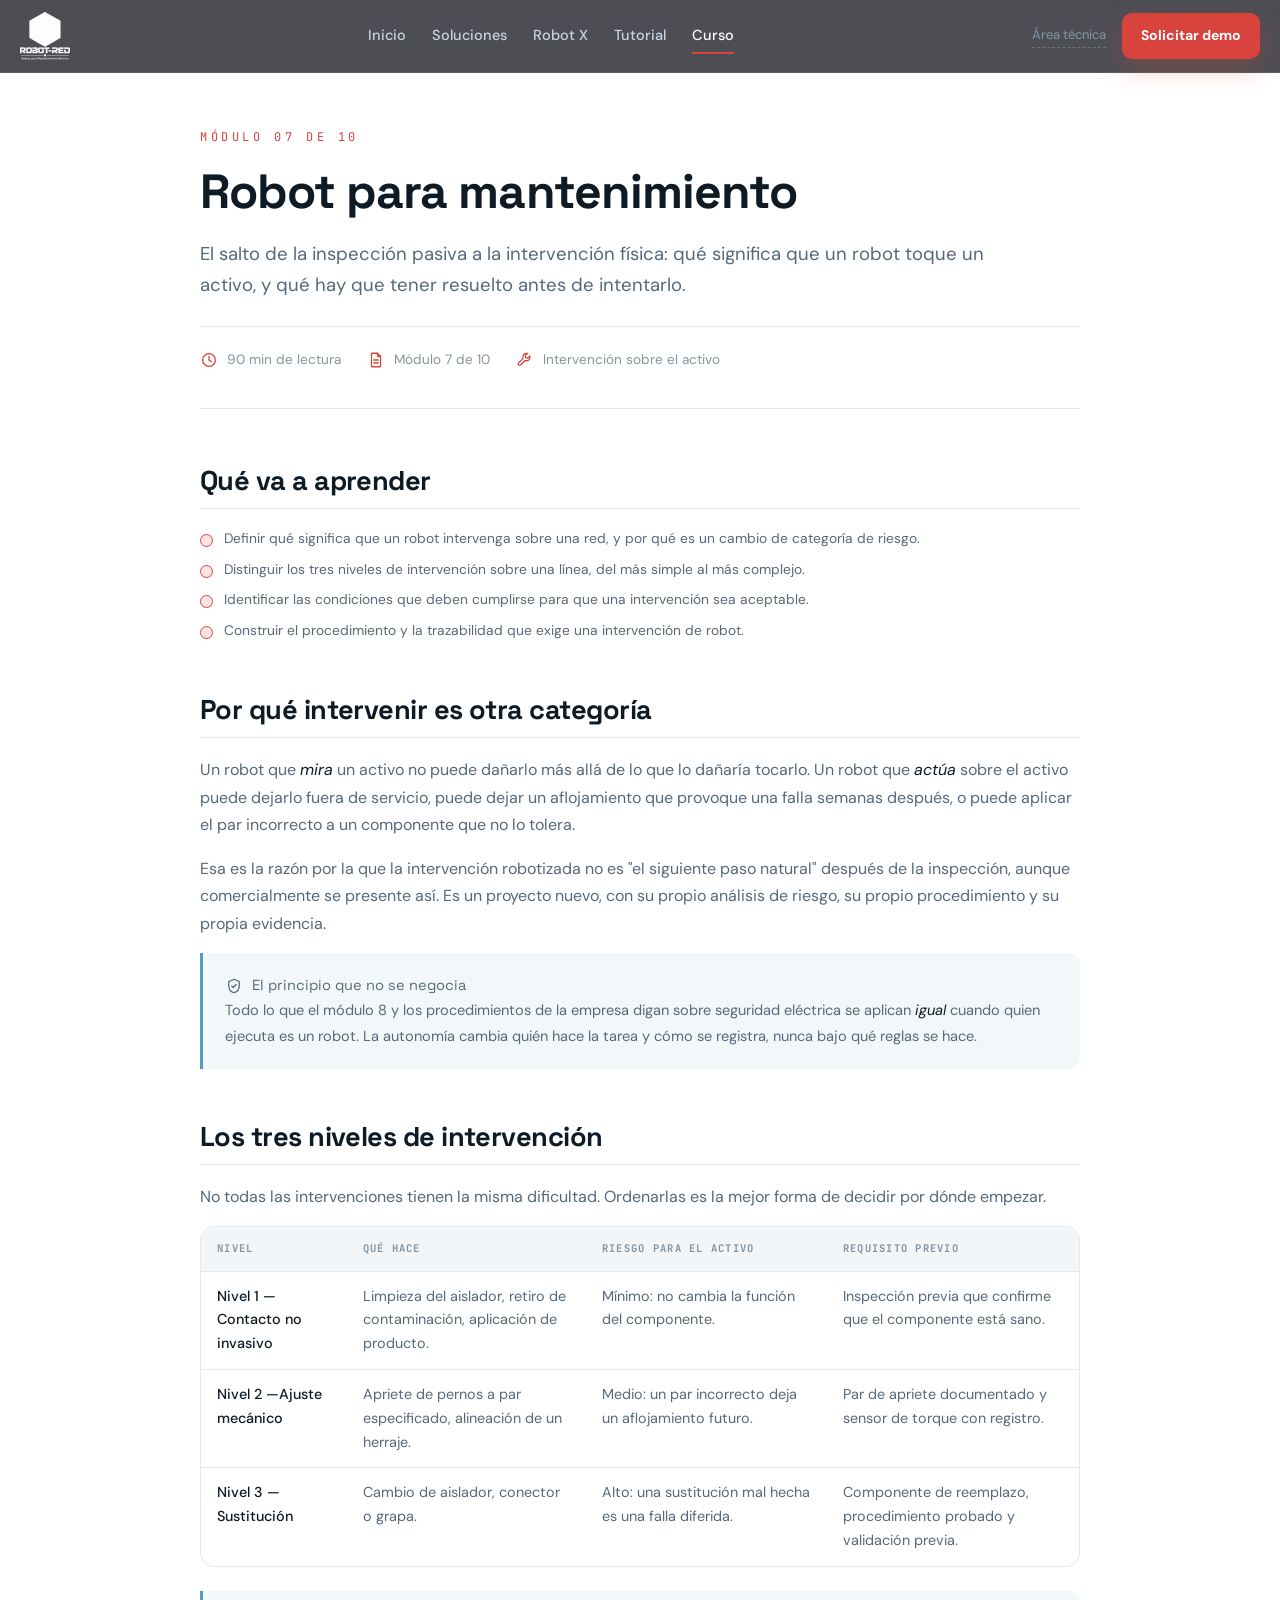
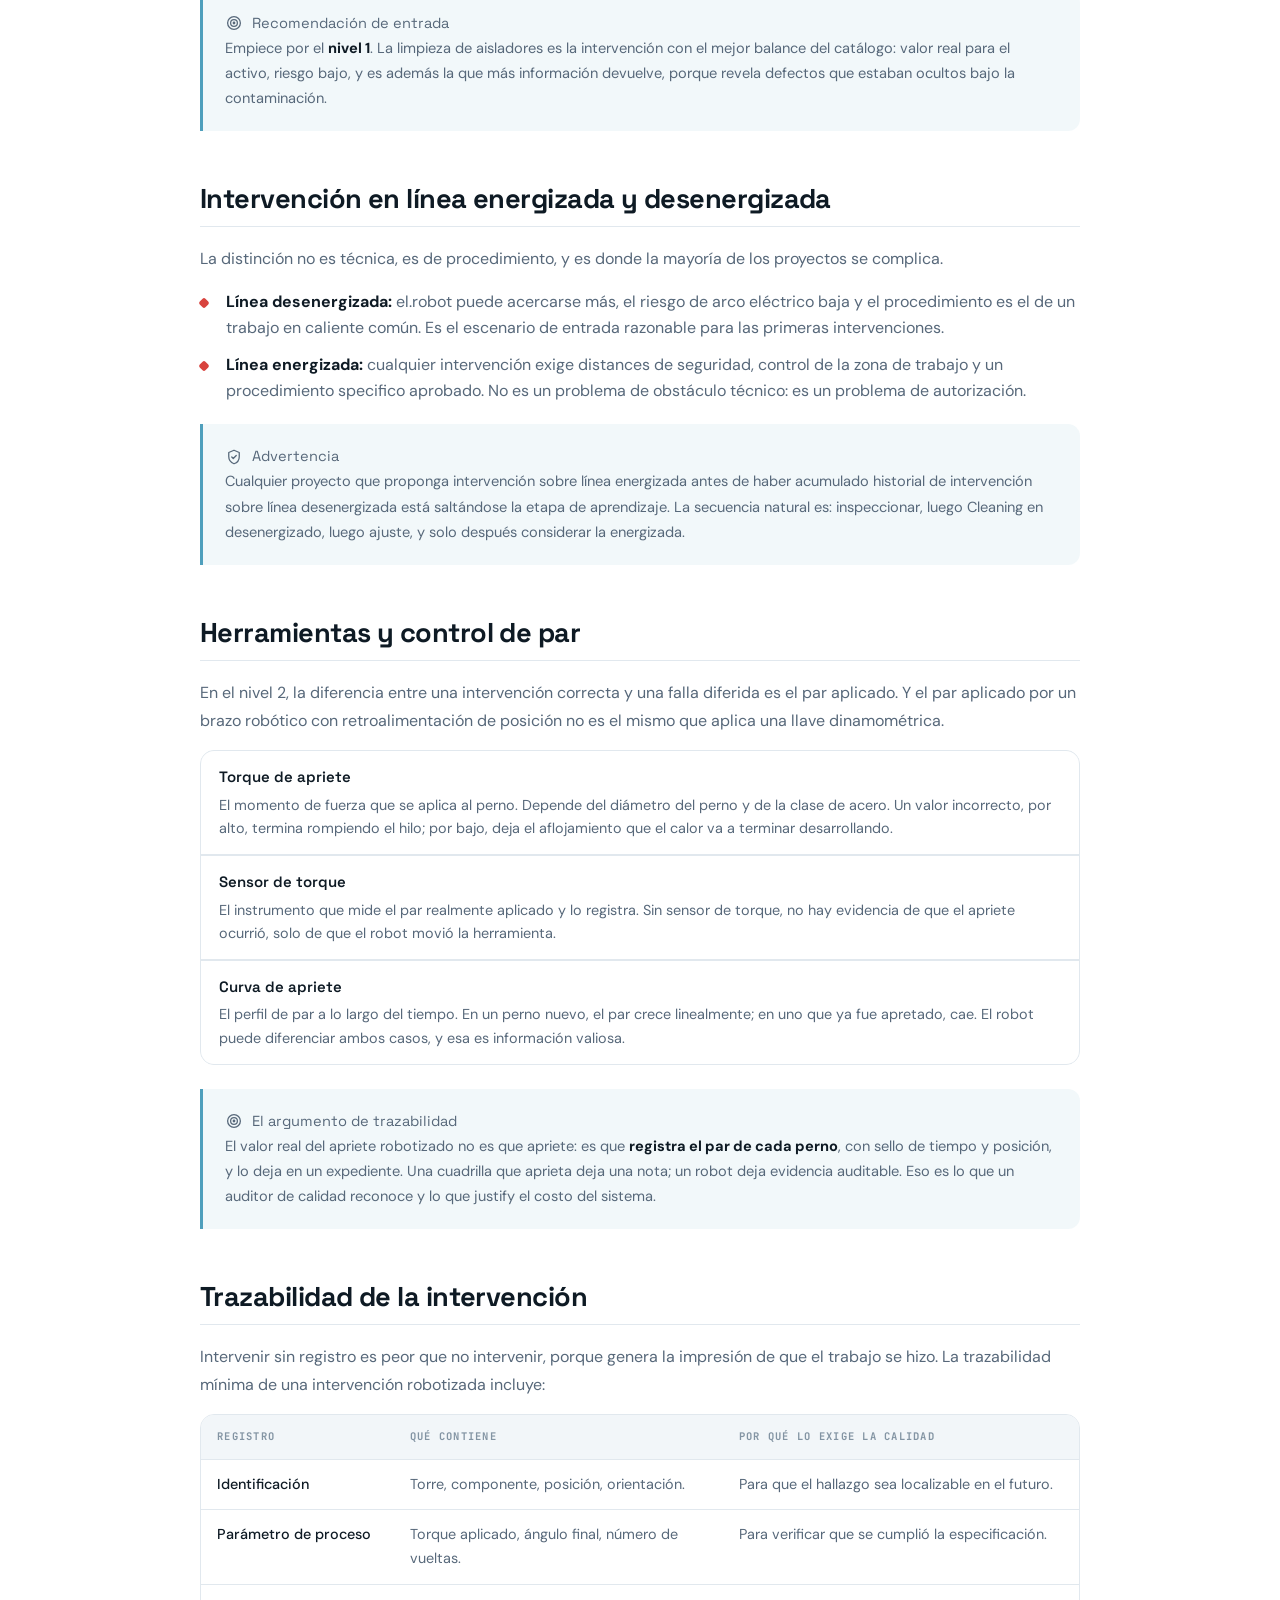
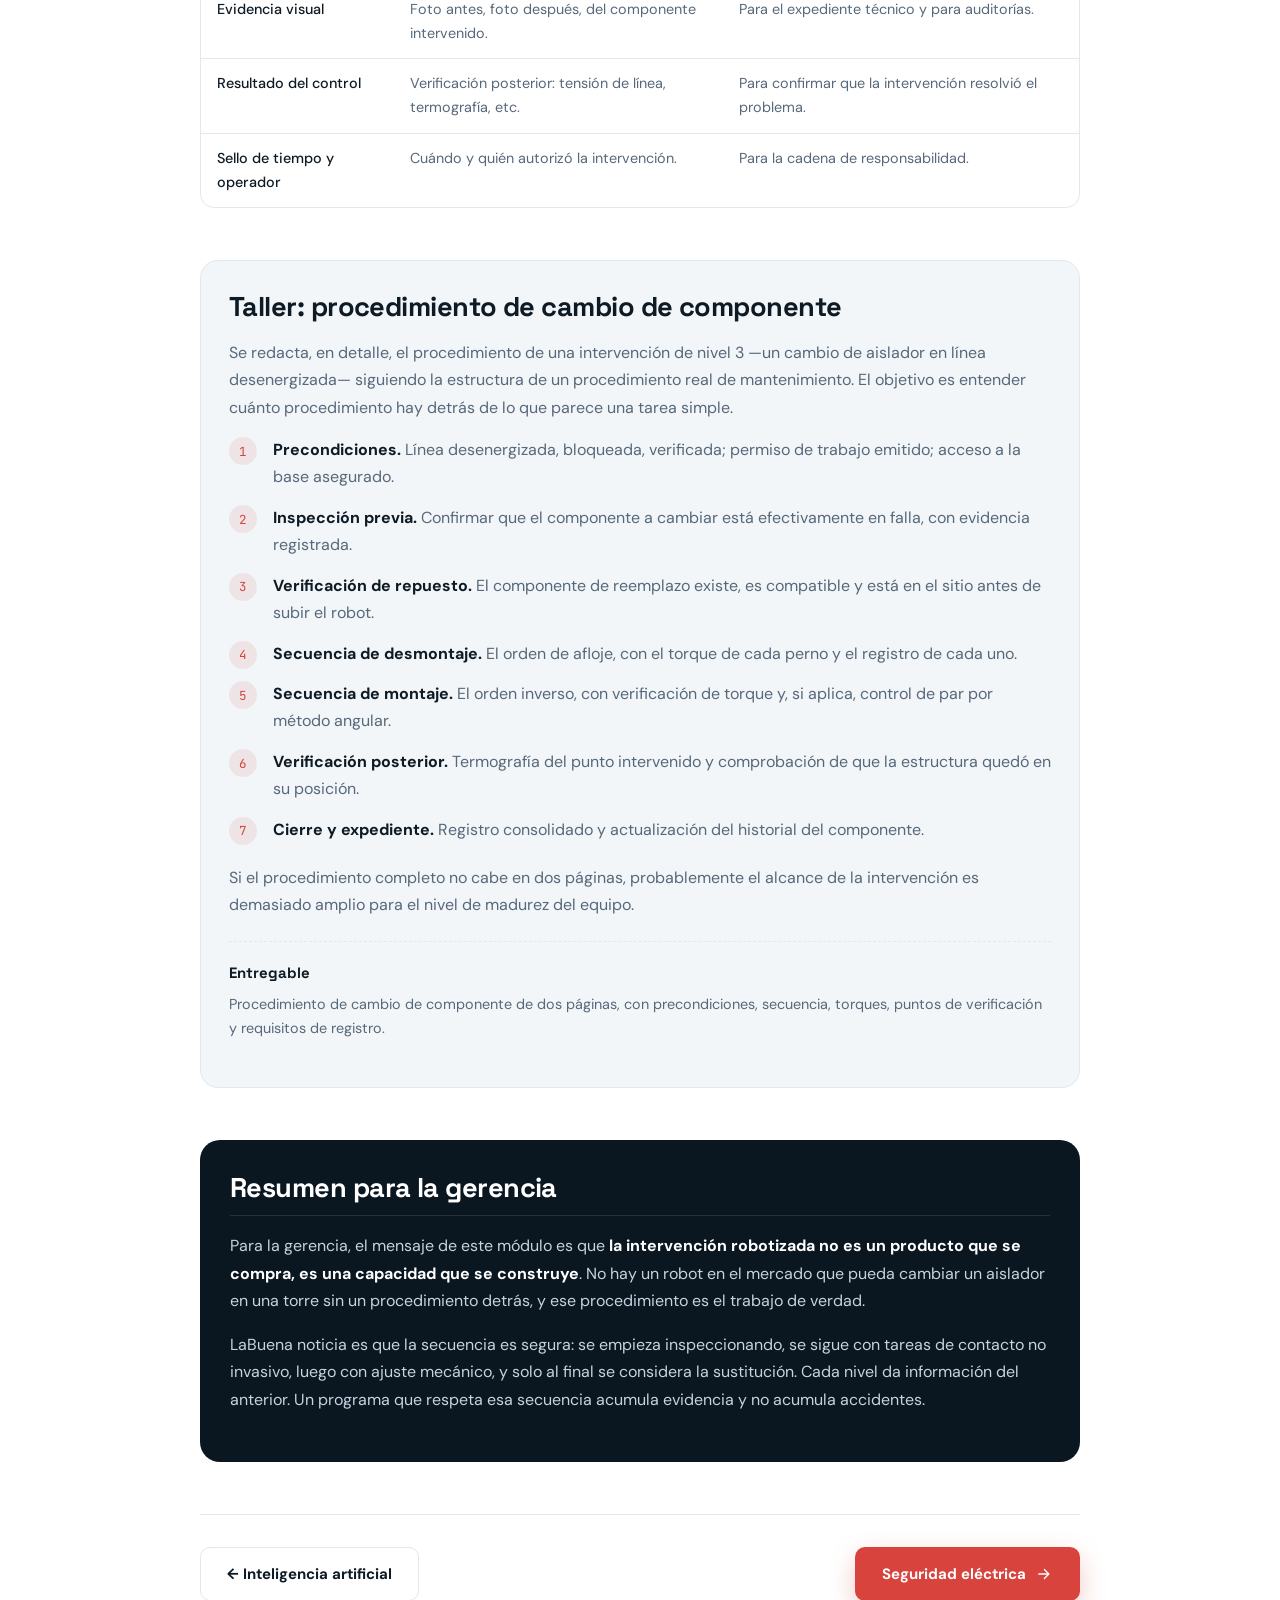
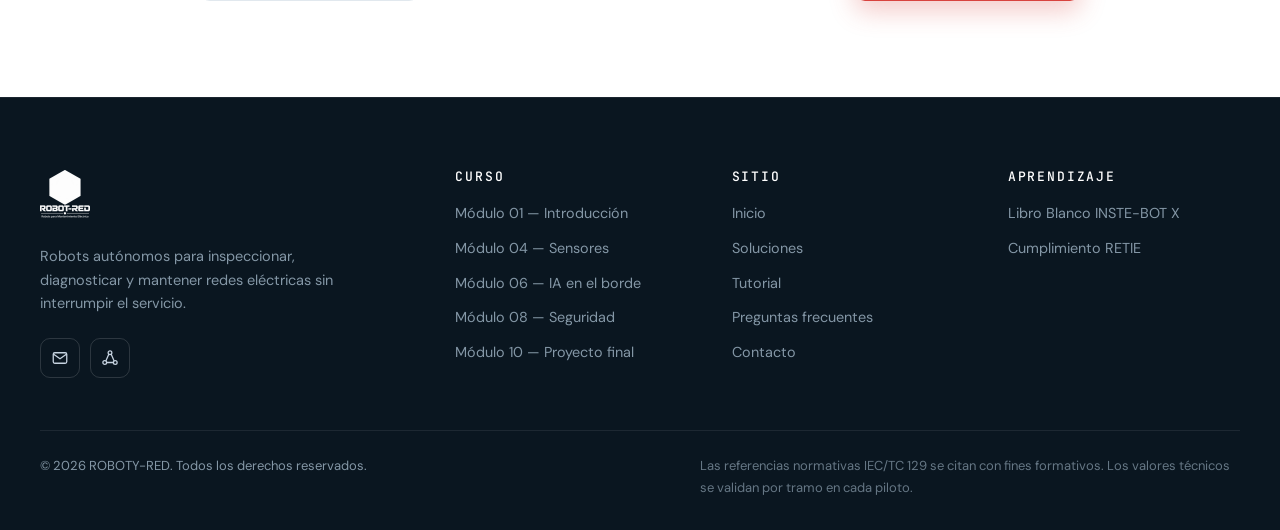
<file: curso/modulo-07.html>
<!DOCTYPE html>
<html lang="es">
<head>
  <meta charset="UTF-8">
  <meta name="viewport" content="width=device-width, initial-scale=1.0">
  <title>Módulo 07 — Robot para mantenimiento | ROBOTY-RED</title>
  <meta name="description" content="El salto de la inspección pasiva a la intervención física: qué significa que un robot toque un activo, y qué hay que tener resuelto antes de intentarlo.">
  <meta name="theme-color" content="#0A1620">
  <meta name="author" content="ROBOTY-RED">
  <meta name="robots" content="index, follow">
  <link rel="canonical" href="https://robotred.co/curso/modulo-07.html">

  <meta property="og:type" content="article">
  <meta property="og:locale" content="es_CO">
  <meta property="og:site_name" content="ROBOTY-RED">
  <meta property="og:title" content="Módulo 07 — Robot para mantenimiento">
  <meta property="og:description" content="El salto de la inspección pasiva a la intervención física: qué significa que un robot toque un activo, y qué hay que tener resuelto antes de intentarlo.">
  <meta property="og:url" content="https://robotred.co/curso/modulo-07.html">
  <meta property="og:image" content="https://robotred.co/assets/og-image.png">
  <meta property="og:image:width" content="1200">
  <meta property="og:image:height" content="630">
  <meta name="twitter:card" content="summary_large_image">
  <meta name="twitter:title" content="Módulo 07 — Robot para mantenimiento">
  <meta name="twitter:description" content="El salto de la inspección pasiva a la intervención física: qué significa que un robot toque un activo, y qué hay que tener resuelto antes de intentarlo.">
  <meta name="twitter:image" content="https://robotred.co/assets/og-image.png">

  <link rel="icon" href="../assets/favicon-32.png" sizes="32x32" type="image/png">
  <link rel="icon" href="../assets/favicon-192.png" sizes="192x192" type="image/png">
  <link rel="apple-touch-icon" href="../assets/apple-touch-icon.png">
  <link rel="preconnect" href="https://fonts.googleapis.com">
  <link rel="preconnect" href="https://fonts.gstatic.com" crossorigin>
  <link href="https://fonts.googleapis.com/css2?family=Space+Grotesk:wght@500;600;700&family=DM+Sans:opsz,wght@9..40,400;9..40,500;9..40,700&family=JetBrains+Mono:wght@400;500&display=swap" rel="stylesheet">
  <link rel="stylesheet" href="../styles.css">
</head>
<body class="page-curso">
  <a class="skip-link" href="#contenido">Saltar al contenido</a>
  <div class="progress" id="progress" aria-hidden="true"><span></span></div>

  <svg class="sprite" aria-hidden="true" focusable="false" xmlns="http://www.w3.org/2000/svg">
    <symbol id="i-clock" viewBox="0 0 24 24"><circle cx="12" cy="12" r="8.5"/><path d="M12 7v5.2l3.2 2"/></symbol>
    <symbol id="i-doc" viewBox="0 0 24 24"><path d="M14 3H7a1 1 0 0 0-1 1v16a1 1 0 0 0 1 1h10a1 1 0 0 0 1-1V7l-4-4Z"/><path d="M14 3v4h4M9 12h6M9 16h6"/></symbol>
    <symbol id="i-target" viewBox="0 0 24 24"><circle cx="12" cy="12" r="8.5"/><circle cx="12" cy="12" r="4.5"/><circle cx="12" cy="12" r="1"/></symbol>
    <symbol id="i-shield" viewBox="0 0 24 24"><path d="M12 3l7 3v5.5c0 4.3-2.9 8.1-7 9.5-4.1-1.4-7-5.2-7-9.5V6l7-3Z"/><path d="m9 12 2 2 4-4"/></symbol>
    <symbol id="i-layers" viewBox="0 0 24 24"><path d="m12 3 8.5 4.5L12 12 3.5 7.5 12 3Z"/><path d="m4 12 8 4.3 8-4.3M4 16.5 12 21l8-4.5"/></symbol>
    <symbol id="i-ai" viewBox="0 0 24 24"><path d="M12 4a3 3 0 0 0-3 3 3 3 0 0 0-2 5.2A3 3 0 0 0 9 18a3 3 0 0 0 3 2 3 3 0 0 0 3-2 3 3 0 0 0 2-5.8A3 3 0 0 0 15 7a3 3 0 0 0-3-3Z"/><path d="M12 8v9M9.5 11.5h5M9.5 14.5h5"/></symbol>
    <symbol id="i-thermal" viewBox="0 0 24 24"><path d="M12 3a3 3 0 0 1 3 3v7.5a5 5 0 1 1-6 0V6a3 3 0 0 1 3-3Z"/><path d="M12 9v6"/></symbol>
    <symbol id="i-wrench" viewBox="0 0 24 24"><path d="M15.5 3.5a5 5 0 0 0-6.2 6.4L3.7 15.5a2 2 0 1 0 2.8 2.8l5.6-5.6a5 5 0 0 0 6.4-6.2l-3 3-2.6-.7-.7-2.6 3-3Z"/></symbol>
    <symbol id="i-cpu" viewBox="0 0 24 24"><rect x="6" y="6" width="12" height="12" rx="2"/><path d="M10 3v3M14 3v3M10 18v3M14 18v3M3 10h3M3 14h3M18 10h3M18 14h3M10 10h4v4h-4z"/></symbol>
    <symbol id="i-arrow" viewBox="0 0 24 24"><path d="M5 12h13M12.5 6l6 6-6 6"/></symbol>
    <symbol id="i-mail" viewBox="0 0 24 24"><rect x="3" y="5" width="18" height="14" rx="2"/><path d="m3.5 7 8.5 6 8.5-6"/></symbol>
    <symbol id="i-phone" viewBox="0 0 24 24"><path d="M7 3h3l1.5 4-2 1.5a11 11 0 0 0 5 5L16 11.5 20 13v3a2 2 0 0 1-2.2 2A16 16 0 0 1 5 5.2 2 2 0 0 1 7 3Z"/></symbol>
    <symbol id="i-pin" viewBox="0 0 24 24"><path d="M12 21s6.5-6 6.5-11a6.5 6.5 0 1 0-13 0C5.5 15 12 21 12 21Z"/><circle cx="12" cy="10" r="2.5"/></symbol>
    <symbol id="i-robo" viewBox="0 0 24 24"><rect x="4" y="8" width="16" height="11" rx="3"/><path d="M12 8V5M9 5h6M9 13h.01M15 13h.01M9.5 16.5h5M2 12v3M22 12v3"/></symbol>
    <symbol id="i-network" viewBox="0 0 24 24"><circle cx="12" cy="5" r="2.5"/><circle cx="5" cy="18" r="2.5"/><circle cx="19" cy="18" r="2.5"/><path d="M10.4 6.9 6.6 15.6M13.6 6.9l3.8 8.7M7.5 18h9"/></symbol>
    <symbol id="i-sensor" viewBox="0 0 24 24"><circle cx="12" cy="12" r="3"/><path d="M6.5 6.5a7.8 7.8 0 0 0 0 11M17.5 6.5a7.8 7.8 0 0 1 0 11M3.5 3.5a12 12 0 0 0 0 17M20.5 3.5a12 12 0 0 1 0 17"/></symbol>
    <symbol id="i-map" viewBox="0 0 24 24"><path d="M12 21s6.5-6 6.5-11a6.5 6.5 0 1 0-13 0C5.5 15 12 21 12 21Z"/><circle cx="12" cy="10" r="2.5"/></symbol>
    <symbol id="i-drone" viewBox="0 0 24 24"><rect x="9" y="9" width="6" height="6" rx="2"/><path d="M9 10 5 6M15 10l4-4M9 14l-4 4M15 14l4 4M3 4h4M17 4h4M3 20h4M17 20h4"/></symbol>
  </svg>

  <header class="topbar" id="topbar">
    <div class="topbar-inner">
      <a class="brand" href="../index.html" aria-label="ROBOTY-RED — inicio">
        <img class="brand-logo" src="../assets/logo-blanco.webp" width="100" height="96" alt="" fetchpriority="high">
      </a>

      <nav class="nav" id="nav" aria-label="Navegación principal">
        <a href="../index.html">Inicio</a>
        <a href="../index.html#soluciones">Soluciones</a>
        <a href="../index.html#robot">Robot X</a>
        <a href="../tutorial.html">Tutorial</a>
        <a href="index.html" class="active" aria-current="page">Curso</a>
      </nav>

      <div class="topbar-actions">
        <a class="link-tech" href="https://alejandro8aperez.github.io/INSTE-BOT/" target="_blank" rel="noopener">Área técnica</a>
        <a class="btn btn-primary btn-sm" href="../index.html#contacto">Solicitar demo</a>
        <button class="nav-toggle" id="navToggle" aria-label="Abrir menú" aria-expanded="false" aria-controls="nav">
          <span></span><span></span><span></span>
        </button>
      </div>
    </div>
  </header>

  <main id="contenido">
    <article class="leccion">
      <div class="container leccion-wrap">

        <header class="leccion-head">
          <p class="leccion-num">Módulo 07 de 10</p>
          <h1>Robot para mantenimiento</h1>
          <p class="leccion-lead">El salto de la inspección pasiva a la intervención física: qué significa que un robot toque un activo, y qué hay que tener resuelto antes de intentarlo.</p>
          <ul class="leccion-meta">
            <li><svg class="ico ico-sm"><use href="#i-clock"/></svg>90 min de lectura</li>
            <li><svg class="ico ico-sm"><use href="#i-doc"/></svg>Módulo 7 de 10</li>
            <li><svg class="ico ico-sm"><use href="#i-wrench"/></svg>Intervención sobre el activo</li>
          </ul>
        </header>

        <div class="leccion-body">

          <section>
            <h2>Qué va a aprender</h2>
            <ul class="ticks">
              <li>Definir qué significa que un robot intervenga sobre una red, y por qué es un cambio de categoría de riesgo.</li>
              <li>Distinguir los tres niveles de intervención sobre una línea, del más simple al más complejo.</li>
              <li>Identificar las condiciones que deben cumplirse para que una intervención sea aceptable.</li>
              <li>Construir el procedimiento y la trazabilidad que exige una intervención de robot.</li>
            </ul>
          </section>

          <section>
            <h2>Por qué intervenir es otra categoría</h2>

            <p>Un robot que <em>mira</em> un activo no puede dañarlo más allá de lo que lo dañaría tocarlo. Un robot que <em>actúa</em> sobre el activo puede dejarlo fuera de servicio, puede dejar un aflojamiento que provoque una falla semanas después, o puede aplicar el par incorrecto a un componente que no lo tolera.</p>
            <p>Esa es la razón por la que la intervención robotizada no es "el siguiente paso natural" después de la inspección, aunque comercialmente se presente así. Es un proyecto nuevo, con su propio análisis de riesgo, su propio procedimiento y su propia evidencia.</p>

            <div class="callout callout-key">
              <p class="callout-title"><svg class="ico ico-sm"><use href="#i-shield"/></svg>El principio que no se negocia</p>
              <p>Todo lo que el módulo 8 y los procedimientos de la empresa digan sobre seguridad eléctrica se aplican <em>igual</em> cuando quien ejecuta es un robot. La autonomía cambia quién hace la tarea y cómo se registra, nunca bajo qué reglas se hace.</p>
            </div>
                
          </section>

          <section>
            <h2>Los tres niveles de intervención</h2>

            <p>No todas las intervenciones tienen la misma dificultad. Ordenarlas es la mejor forma de decidir por dónde empezar.</p>

            <div class="table-wrap">
              <table>
                <thead>
                  <tr><th>Nivel</th><th>Qué hace</th><th>Riesgo para el activo</th><th>Requisito previo</th></tr>
                </thead>
                <tbody>
                  <tr><td>Nivel 1 — Contacto no invasivo</td><td>Limpieza del aislador, retiro de contaminación, aplicación de producto.</td><td>Mínimo: no cambia la función del componente.</td><td>Inspección previa que confirme que el componente está sano.</td></tr>
                  <tr><td>Nivel 2 —Ajuste mecánico</td><td>Apriete de pernos a par especificado, alineación de un herraje.</td><td>Medio: un par incorrecto deja un aflojamiento futuro.</td><td>Par de apriete documentado y sensor de torque con registro.</td></tr>
                  <tr><td>Nivel 3 — Sustitución</td><td>Cambio de aislador, conector o grapa.</td><td>Alto: una sustitución mal hecha es una falla diferida.</td><td>Componente de reemplazo, procedimiento probado y validación previa.</td></tr>
                </tbody>
              </table>
            </div>

            <div class="callout">
              <p class="callout-title"><svg class="ico ico-sm"><use href="#i-target"/></svg>Recomendación de entrada</p>
              <p>Empiece por el <strong>nivel 1</strong>. La limpieza de aisladores es la intervención con el mejor balance del catálogo: valor real para el activo, riesgo bajo, y es además la que más información devuelve, porque revela defectos que estaban ocultos bajo la contaminación.</p>
            </div>
                
          </section>

          <section>
            <h2>Intervención en línea energizada y desenergizada</h2>

            <p>La distinción no es técnica, es de procedimiento, y es donde la mayoría de los proyectos se complica.</p>
            <ul class="bullets">
              <li><strong>Línea desenergizada:</strong> el.robot puede acercarse más, el riesgo de arco eléctrico baja y el procedimiento es el de un trabajo en caliente común. Es el escenario de entrada razonable para las primeras intervenciones.</li>
              <li><strong>Línea energizada:</strong> cualquier intervención exige distances de seguridad, control de la zona de trabajo y un procedimiento specifico aprobado. No es un problema de obstáculo técnico: es un problema de autorización.</li>
            </ul>

            <div class="callout callout-warn">
              <p class="callout-title"><svg class="ico ico-sm"><use href="#i-shield"/></svg>Advertencia</p>
              <p>Cualquier proyecto que proponga intervención sobre línea energizada antes de haber acumulado historial de intervención sobre línea desenergizada está saltándose la etapa de aprendizaje. La secuencia natural es: inspeccionar, luego Cleaning en desenergizado, luego ajuste, y solo después considerar la energizada.</p>
            </div>
                
          </section>

          <section>
            <h2>Herramientas y control de par</h2>

            <p>En el nivel 2, la diferencia entre una intervención correcta y una falla diferida es el par aplicado. Y el par aplicado por un brazo robótico con retroalimentación de posición no es el mismo que aplica una llave dinamométrica.</p>

            <dl class="glossary">
              <div><dt>Torque de apriete</dt><dd>El momento de fuerza que se aplica al perno. Depende del diámetro del perno y de la clase de acero. Un valor incorrecto, por alto, termina rompiendo el hilo; por bajo, deja el aflojamiento que el calor va a terminar desarrollando.</dd></div>
              <div><dt>Sensor de torque</dt><dd>El instrumento que mide el par realmente aplicado y lo registra. Sin sensor de torque, no hay evidencia de que el apriete ocurrió, solo de que el robot movió la herramienta.</dd></div>
              <div><dt>Curva de apriete</dt><dd>El perfil de par a lo largo del tiempo. En un perno nuevo, el par crece linealmente; en uno que ya fue apretado, cae. El robot puede diferenciar ambos casos, y esa es información valiosa.</dd></div>
            </dl>

            <div class="callout callout-key">
              <p class="callout-title"><svg class="ico ico-sm"><use href="#i-target"/></svg>El argumento de trazabilidad</p>
              <p>El valor real del apriete robotizado no es que apriete: es que <strong>registra el par de cada perno</strong>, con sello de tiempo y posición, y lo deja en un expediente. Una cuadrilla que aprieta deja una nota; un robot deja evidencia auditable. Eso es lo que un auditor de calidad reconoce y lo que justify el costo del sistema.</p>
            </div>
                
          </section>

          <section>
            <h2>Trazabilidad de la intervención</h2>

            <p>Intervenir sin registro es peor que no intervenir, porque genera la impresión de que el trabajo se hizo. La trazabilidad mínima de una intervención robotizada incluye:</p>

            <div class="table-wrap">
              <table>
                <thead>
                  <tr><th>Registro</th><th>Qué contiene</th><th>Por qué lo exige la calidad</th></tr>
                </thead>
                <tbody>
                  <tr><td>Identificación</td><td>Torre, componente, posición, orientación.</td><td>Para que el hallazgo sea localizable en el futuro.</td></tr>
                  <tr><td>Parámetro de proceso</td><td>Torque aplicado, ángulo final, número de vueltas.</td><td>Para verificar que se cumplió la especificación.</td></tr>
                  <tr><td>Evidencia visual</td><td>Foto antes, foto después, del componente intervenido.</td><td>Para el expediente técnico y para auditorías.</td></tr>
                  <tr><td>Resultado del control</td><td>Verificación posterior: tensión de línea, termografía, etc.</td><td>Para confirmar que la intervención resolvió el problema.</td></tr>
                  <tr><td>Sello de tiempo y operador</td><td>Cuándo y quién autorizó la intervención.</td><td>Para la cadena de responsabilidad.</td></tr>
                </tbody>
              </table>
            </div>
                
          </section>

          <section class="taller">
            <h2>Taller: procedimiento de cambio de componente</h2>

            <p>Se redacta, en detalle, el procedimiento de una intervención de nivel 3 —un cambio de aislador en línea desenergizada— siguiendo la estructura de un procedimiento real de mantenimiento. El objetivo es entender cuánto procedimiento hay detrás de lo que parece una tarea simple.</p>
            <ol class="steps">
              <li><strong>Precondiciones.</strong> Línea desenergizada, bloqueada, verificada; permiso de trabajo emitido; acceso a la base asegurado.</li>
              <li><strong>Inspección previa.</strong> Confirmar que el componente a cambiar está efectivamente en falla, con evidencia registrada.</li>
              <li><strong>Verificación de repuesto.</strong> El componente de reemplazo existe, es compatible y está en el sitio antes de subir el robot.</li>
              <li><strong>Secuencia de desmontaje.</strong> El orden de afloje, con el torque de cada perno y el registro de cada uno.</li>
              <li><strong>Secuencia de montaje.</strong> El orden inverso, con verificación de torque y, si aplica, control de par por método angular.</li>
              <li><strong>Verificación posterior.</strong> Termografía del punto intervenido y comprobación de que la estructura quedó en su posición.</li>
              <li><strong>Cierre y expediente.</strong> Registro consolidado y actualización del historial del componente.</li>
            </ol>
            <p>Si el procedimiento completo no cabe en dos páginas, probablemente el alcance de la intervención es demasiado amplio para el nivel de madurez del equipo.</p>
            
            <p class="entrega"><strong>Entregable</strong>Procedimiento de cambio de componente de dos páginas, con precondiciones, secuencia, torques, puntos de verificación y requisitos de registro.</p>
          </section>

          <section class="resumen-eco">
            <h2>Resumen para la gerencia</h2>

            <p>Para la gerencia, el mensaje de este módulo es que <strong>la intervención robotizada no es un producto que se compra, es una capacidad que se construye</strong>. No hay un robot en el mercado que pueda cambiar un aislador en una torre sin un procedimiento detrás, y ese procedimiento es el trabajo de verdad.</p>
            <p>LaBuena noticia es que la secuencia es segura: se empieza inspeccionando, se sigue con tareas de contacto no invasivo, luego con ajuste mecánico, y solo al final se considera la sustitución. Cada nivel da información del anterior. Un programa que respeta esa secuencia acumula evidencia y no acumula accidentes.</p>
        
          </section>

        </div>

        <nav class="leccion-nav" aria-label="Navegación del curso">
          <a class="btn btn-outline" href="modulo-06.html">← Inteligencia artificial</a>
          <a class="btn btn-primary" href="modulo-08.html">Seguridad eléctrica <svg class="ico ico-sm"><use href="#i-arrow"/></svg></a>
        </nav>

      </div>
    </article>
  </main>

  <footer class="footer">
    <div class="container footer-grid">
      <div class="footer-brand">
        <a class="brand" href="../index.html" aria-label="ROBOTY-RED — inicio">
          <img class="brand-logo" src="../assets/logo-blanco.webp" width="100" height="96" alt="" loading="lazy">
        </a>
        <p>Robots autónomos para inspeccionar, diagnosticar y mantener redes eléctricas sin interrumpir el servicio.</p>
        <div class="social">
          <a href="mailto:info@robotred.co" aria-label="Correo"><svg class="ico ico-sm"><use href="#i-mail"/></svg></a>
          <a href="https://github.com/alejandro8aperez/Robotred" target="_blank" rel="noopener" aria-label="GitHub"><svg class="ico ico-sm"><use href="#i-network"/></svg></a>
        </div>
      </div>

      <nav class="footer-col" aria-label="Curso">
        <h4>Curso</h4>
        <a href="modulo-01.html">Módulo 01 — Introducción</a>
        <a href="modulo-04.html">Módulo 04 — Sensores</a>
        <a href="modulo-06.html">Módulo 06 — IA en el borde</a>
        <a href="modulo-08.html">Módulo 08 — Seguridad</a>
        <a href="modulo-10.html">Módulo 10 — Proyecto final</a>
      </nav>

      <nav class="footer-col" aria-label="Sitio">
        <h4>Sitio</h4>
        <a href="../index.html">Inicio</a>
        <a href="../index.html#soluciones">Soluciones</a>
        <a href="../tutorial.html">Tutorial</a>
        <a href="../index.html#faq">Preguntas frecuentes</a>
        <a href="../index.html#contacto">Contacto</a>
      </nav>

      <nav class="footer-col" aria-label="Aprendizaje">
        <h4>Aprendizaje</h4>
        <a href="https://alejandro8aperez.github.io/INSTE-BOT/" target="_blank" rel="noopener">Libro Blanco INSTE-BOT X</a>
        <a href="../index.html#resultados">Cumplimiento RETIE</a>
      </nav>
    </div>

    <div class="container footer-bottom">
      <p>© <span id="year">2026</span> ROBOTY-RED. Todos los derechos reservados.</p>
      <p class="foot-note">Las referencias normativas IEC/TC 129 se citan con fines formativos. Los valores técnicos se validan por tramo en cada piloto.</p>
    </div>
  </footer>

  <button class="to-top" id="toTop" aria-label="Volver arriba" hidden>
    <svg class="ico ico-sm" viewBox="0 0 24 24"><path d="M12 19V6M6 12l6-6 6 6" fill="none" stroke="currentColor" stroke-width="2" stroke-linecap="round" stroke-linejoin="round"/></svg>
  </button>

  <script src="../app.js" defer></script>
</body>
</html>
</file>
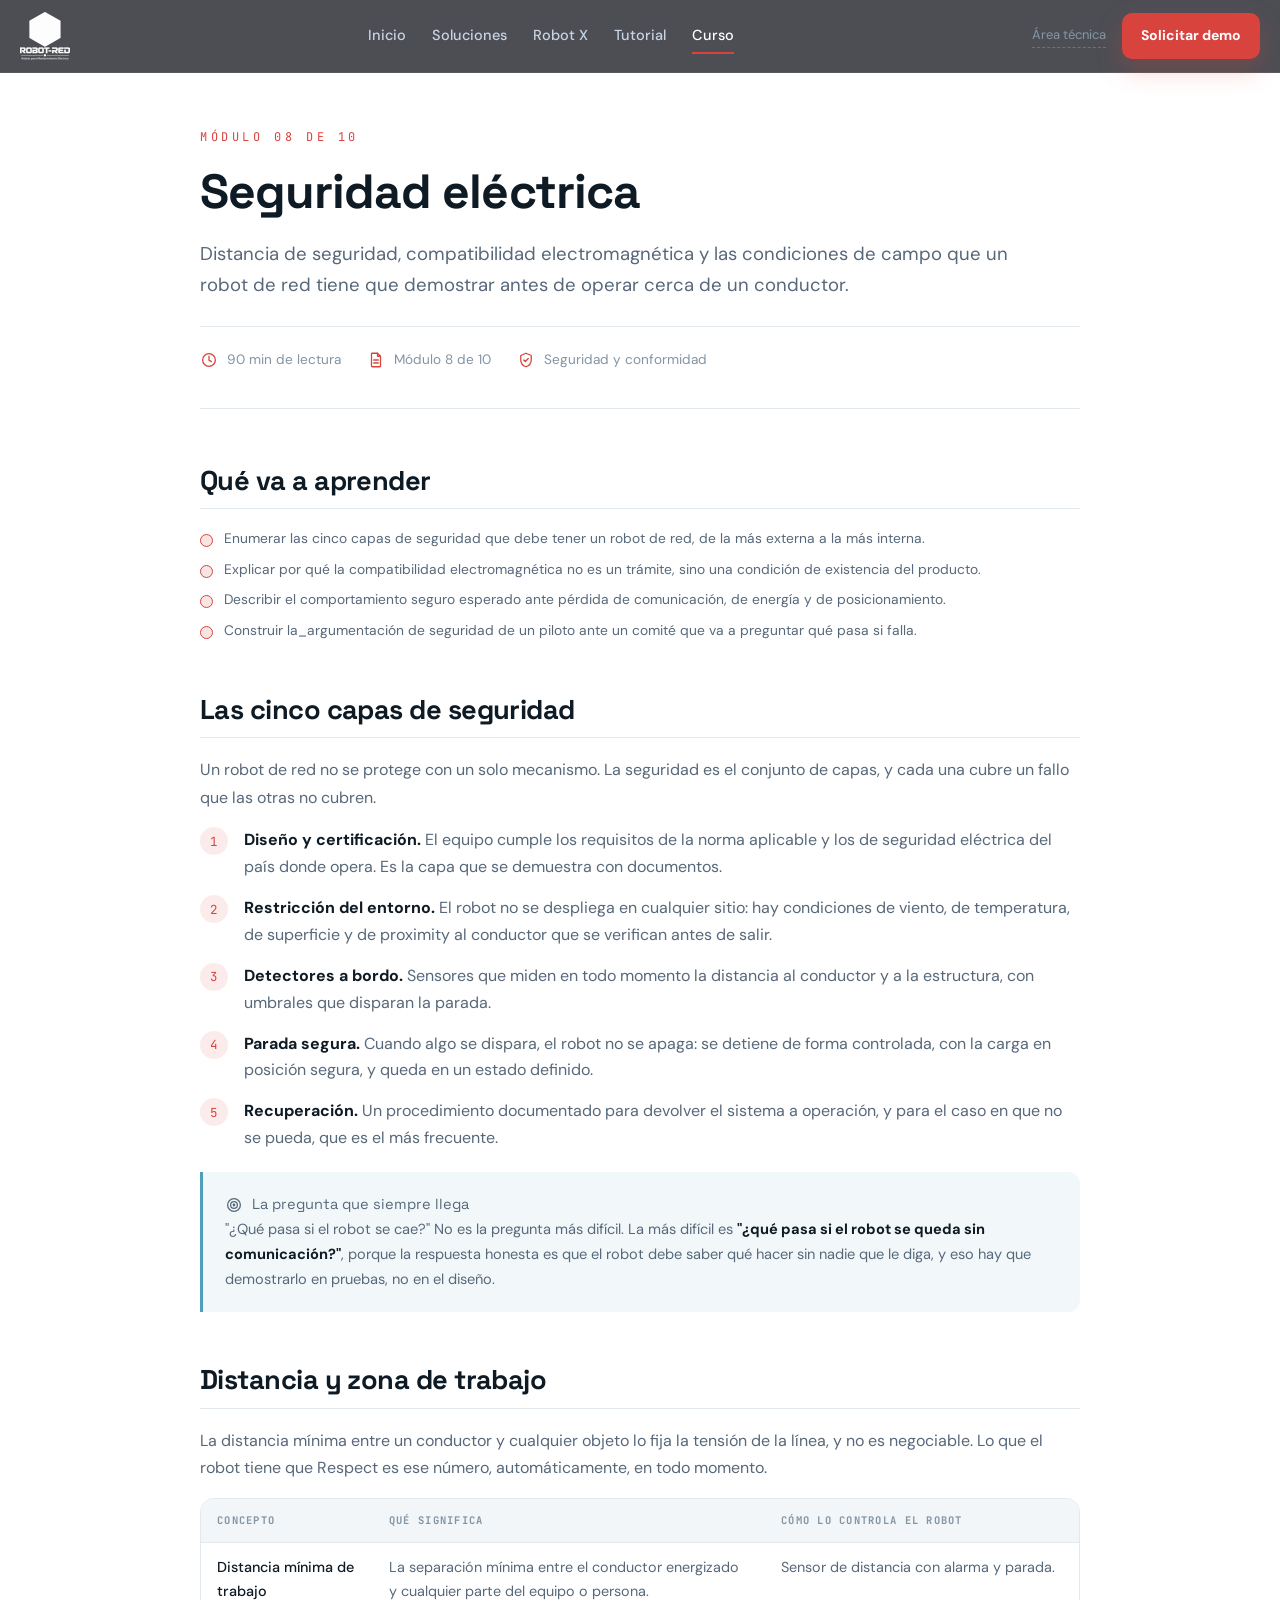
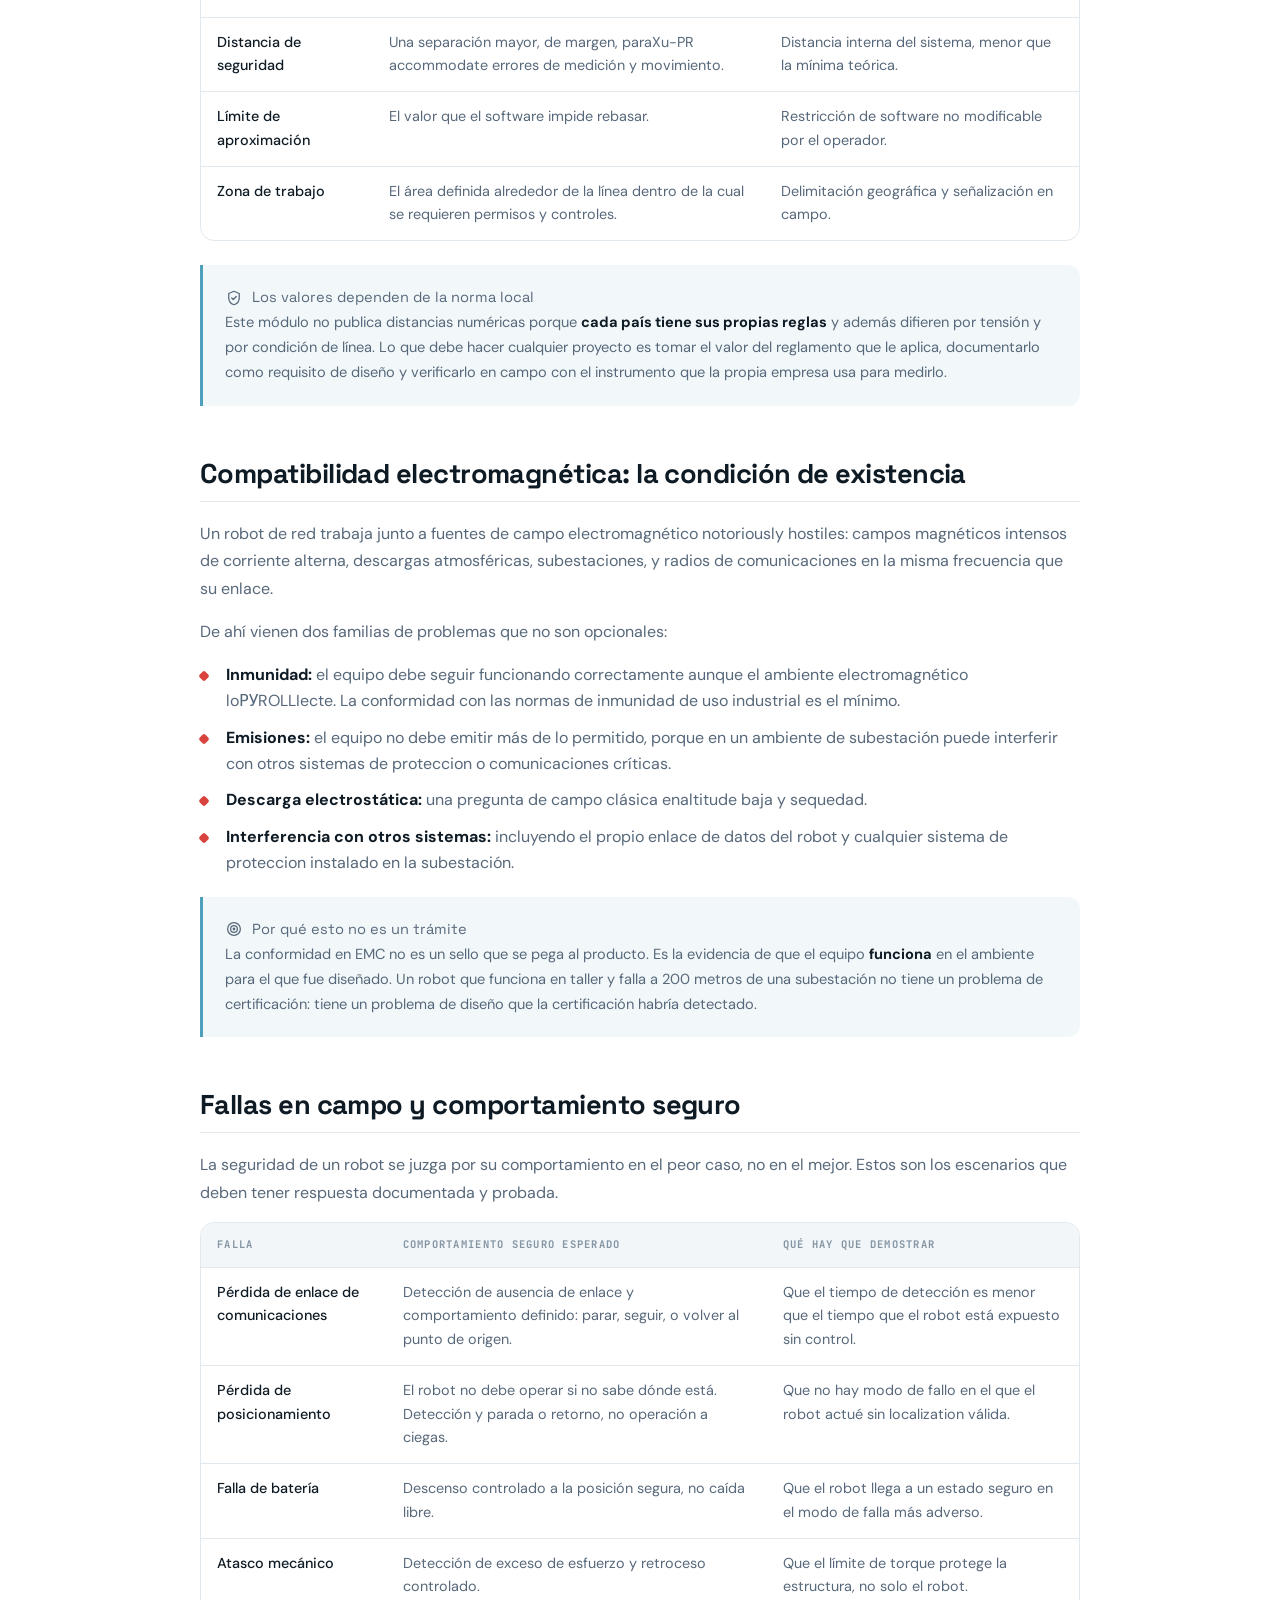
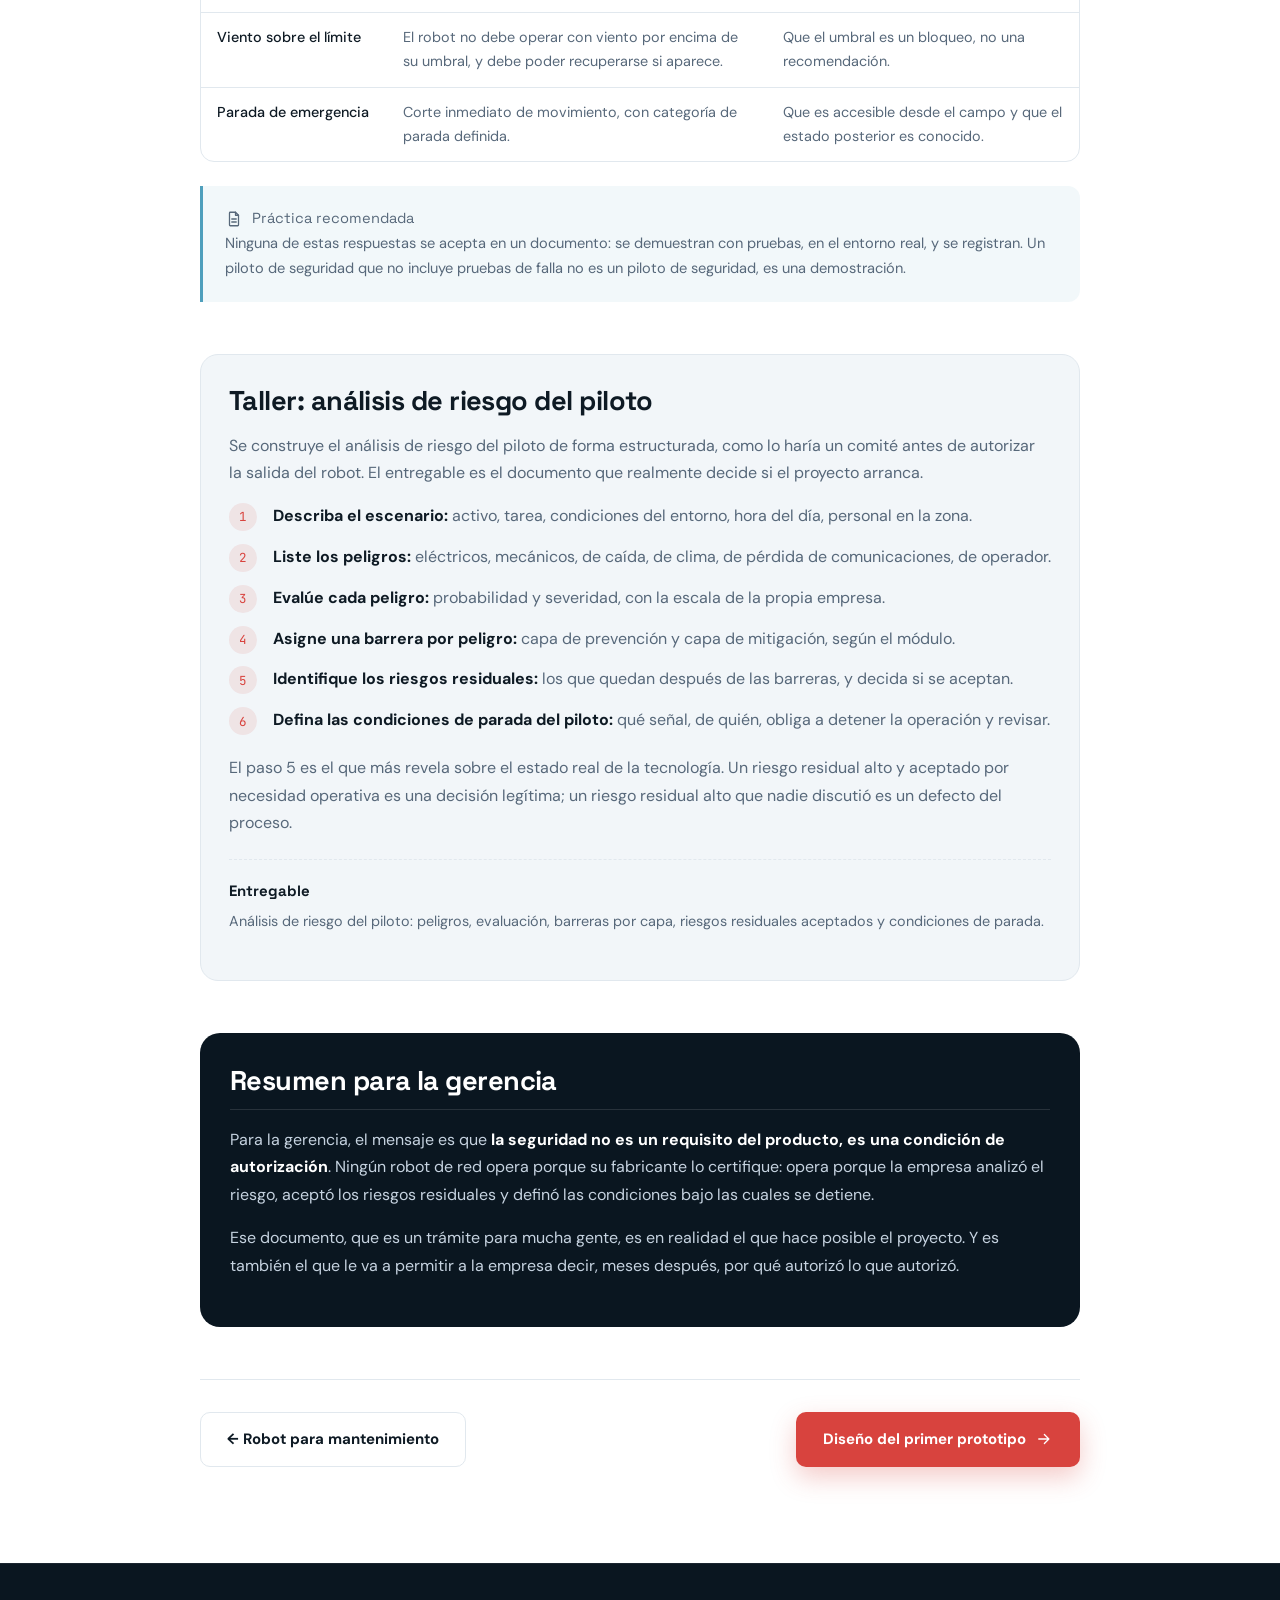
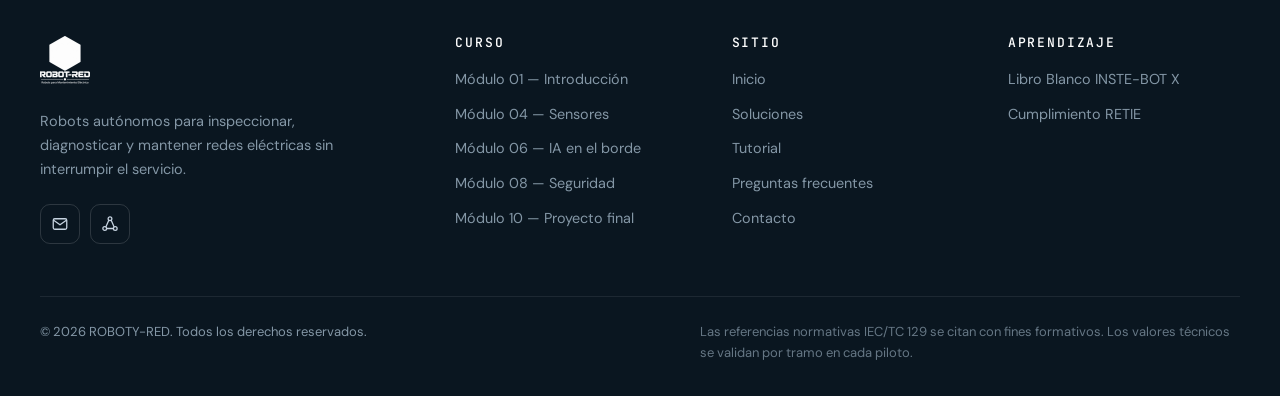
<file: curso/modulo-08.html>
<!DOCTYPE html>
<html lang="es">
<head>
  <meta charset="UTF-8">
  <meta name="viewport" content="width=device-width, initial-scale=1.0">
  <title>Módulo 08 — Seguridad eléctrica | ROBOTY-RED</title>
  <meta name="description" content="Distancia de seguridad, compatibilidad electromagnética y las condiciones de campo que un robot de red tiene que demostrar antes de operar cerca de un conductor.">
  <meta name="theme-color" content="#0A1620">
  <meta name="author" content="ROBOTY-RED">
  <meta name="robots" content="index, follow">
  <link rel="canonical" href="https://robotred.co/curso/modulo-08.html">

  <meta property="og:type" content="article">
  <meta property="og:locale" content="es_CO">
  <meta property="og:site_name" content="ROBOTY-RED">
  <meta property="og:title" content="Módulo 08 — Seguridad eléctrica">
  <meta property="og:description" content="Distancia de seguridad, compatibilidad electromagnética y las condiciones de campo que un robot de red tiene que demostrar antes de operar cerca de un conductor.">
  <meta property="og:url" content="https://robotred.co/curso/modulo-08.html">
  <meta property="og:image" content="https://robotred.co/assets/og-image.png">
  <meta property="og:image:width" content="1200">
  <meta property="og:image:height" content="630">
  <meta name="twitter:card" content="summary_large_image">
  <meta name="twitter:title" content="Módulo 08 — Seguridad eléctrica">
  <meta name="twitter:description" content="Distancia de seguridad, compatibilidad electromagnética y las condiciones de campo que un robot de red tiene que demostrar antes de operar cerca de un conductor.">
  <meta name="twitter:image" content="https://robotred.co/assets/og-image.png">

  <link rel="icon" href="../assets/favicon-32.png" sizes="32x32" type="image/png">
  <link rel="icon" href="../assets/favicon-192.png" sizes="192x192" type="image/png">
  <link rel="apple-touch-icon" href="../assets/apple-touch-icon.png">
  <link rel="preconnect" href="https://fonts.googleapis.com">
  <link rel="preconnect" href="https://fonts.gstatic.com" crossorigin>
  <link href="https://fonts.googleapis.com/css2?family=Space+Grotesk:wght@500;600;700&family=DM+Sans:opsz,wght@9..40,400;9..40,500;9..40,700&family=JetBrains+Mono:wght@400;500&display=swap" rel="stylesheet">
  <link rel="stylesheet" href="../styles.css">
</head>
<body class="page-curso">
  <a class="skip-link" href="#contenido">Saltar al contenido</a>
  <div class="progress" id="progress" aria-hidden="true"><span></span></div>

  <svg class="sprite" aria-hidden="true" focusable="false" xmlns="http://www.w3.org/2000/svg">
    <symbol id="i-clock" viewBox="0 0 24 24"><circle cx="12" cy="12" r="8.5"/><path d="M12 7v5.2l3.2 2"/></symbol>
    <symbol id="i-doc" viewBox="0 0 24 24"><path d="M14 3H7a1 1 0 0 0-1 1v16a1 1 0 0 0 1 1h10a1 1 0 0 0 1-1V7l-4-4Z"/><path d="M14 3v4h4M9 12h6M9 16h6"/></symbol>
    <symbol id="i-target" viewBox="0 0 24 24"><circle cx="12" cy="12" r="8.5"/><circle cx="12" cy="12" r="4.5"/><circle cx="12" cy="12" r="1"/></symbol>
    <symbol id="i-shield" viewBox="0 0 24 24"><path d="M12 3l7 3v5.5c0 4.3-2.9 8.1-7 9.5-4.1-1.4-7-5.2-7-9.5V6l7-3Z"/><path d="m9 12 2 2 4-4"/></symbol>
    <symbol id="i-layers" viewBox="0 0 24 24"><path d="m12 3 8.5 4.5L12 12 3.5 7.5 12 3Z"/><path d="m4 12 8 4.3 8-4.3M4 16.5 12 21l8-4.5"/></symbol>
    <symbol id="i-ai" viewBox="0 0 24 24"><path d="M12 4a3 3 0 0 0-3 3 3 3 0 0 0-2 5.2A3 3 0 0 0 9 18a3 3 0 0 0 3 2 3 3 0 0 0 3-2 3 3 0 0 0 2-5.8A3 3 0 0 0 15 7a3 3 0 0 0-3-3Z"/><path d="M12 8v9M9.5 11.5h5M9.5 14.5h5"/></symbol>
    <symbol id="i-thermal" viewBox="0 0 24 24"><path d="M12 3a3 3 0 0 1 3 3v7.5a5 5 0 1 1-6 0V6a3 3 0 0 1 3-3Z"/><path d="M12 9v6"/></symbol>
    <symbol id="i-wrench" viewBox="0 0 24 24"><path d="M15.5 3.5a5 5 0 0 0-6.2 6.4L3.7 15.5a2 2 0 1 0 2.8 2.8l5.6-5.6a5 5 0 0 0 6.4-6.2l-3 3-2.6-.7-.7-2.6 3-3Z"/></symbol>
    <symbol id="i-cpu" viewBox="0 0 24 24"><rect x="6" y="6" width="12" height="12" rx="2"/><path d="M10 3v3M14 3v3M10 18v3M14 18v3M3 10h3M3 14h3M18 10h3M18 14h3M10 10h4v4h-4z"/></symbol>
    <symbol id="i-arrow" viewBox="0 0 24 24"><path d="M5 12h13M12.5 6l6 6-6 6"/></symbol>
    <symbol id="i-mail" viewBox="0 0 24 24"><rect x="3" y="5" width="18" height="14" rx="2"/><path d="m3.5 7 8.5 6 8.5-6"/></symbol>
    <symbol id="i-phone" viewBox="0 0 24 24"><path d="M7 3h3l1.5 4-2 1.5a11 11 0 0 0 5 5L16 11.5 20 13v3a2 2 0 0 1-2.2 2A16 16 0 0 1 5 5.2 2 2 0 0 1 7 3Z"/></symbol>
    <symbol id="i-pin" viewBox="0 0 24 24"><path d="M12 21s6.5-6 6.5-11a6.5 6.5 0 1 0-13 0C5.5 15 12 21 12 21Z"/><circle cx="12" cy="10" r="2.5"/></symbol>
    <symbol id="i-robo" viewBox="0 0 24 24"><rect x="4" y="8" width="16" height="11" rx="3"/><path d="M12 8V5M9 5h6M9 13h.01M15 13h.01M9.5 16.5h5M2 12v3M22 12v3"/></symbol>
    <symbol id="i-network" viewBox="0 0 24 24"><circle cx="12" cy="5" r="2.5"/><circle cx="5" cy="18" r="2.5"/><circle cx="19" cy="18" r="2.5"/><path d="M10.4 6.9 6.6 15.6M13.6 6.9l3.8 8.7M7.5 18h9"/></symbol>
    <symbol id="i-sensor" viewBox="0 0 24 24"><circle cx="12" cy="12" r="3"/><path d="M6.5 6.5a7.8 7.8 0 0 0 0 11M17.5 6.5a7.8 7.8 0 0 1 0 11M3.5 3.5a12 12 0 0 0 0 17M20.5 3.5a12 12 0 0 1 0 17"/></symbol>
    <symbol id="i-map" viewBox="0 0 24 24"><path d="M12 21s6.5-6 6.5-11a6.5 6.5 0 1 0-13 0C5.5 15 12 21 12 21Z"/><circle cx="12" cy="10" r="2.5"/></symbol>
    <symbol id="i-drone" viewBox="0 0 24 24"><rect x="9" y="9" width="6" height="6" rx="2"/><path d="M9 10 5 6M15 10l4-4M9 14l-4 4M15 14l4 4M3 4h4M17 4h4M3 20h4M17 20h4"/></symbol>
  </svg>

  <header class="topbar" id="topbar">
    <div class="topbar-inner">
      <a class="brand" href="../index.html" aria-label="ROBOTY-RED — inicio">
        <img class="brand-logo" src="../assets/logo-blanco.webp" width="100" height="96" alt="" fetchpriority="high">
      </a>

      <nav class="nav" id="nav" aria-label="Navegación principal">
        <a href="../index.html">Inicio</a>
        <a href="../index.html#soluciones">Soluciones</a>
        <a href="../index.html#robot">Robot X</a>
        <a href="../tutorial.html">Tutorial</a>
        <a href="index.html" class="active" aria-current="page">Curso</a>
      </nav>

      <div class="topbar-actions">
        <a class="link-tech" href="https://alejandro8aperez.github.io/INSTE-BOT/" target="_blank" rel="noopener">Área técnica</a>
        <a class="btn btn-primary btn-sm" href="../index.html#contacto">Solicitar demo</a>
        <button class="nav-toggle" id="navToggle" aria-label="Abrir menú" aria-expanded="false" aria-controls="nav">
          <span></span><span></span><span></span>
        </button>
      </div>
    </div>
  </header>

  <main id="contenido">
    <article class="leccion">
      <div class="container leccion-wrap">

        <header class="leccion-head">
          <p class="leccion-num">Módulo 08 de 10</p>
          <h1>Seguridad eléctrica</h1>
          <p class="leccion-lead">Distancia de seguridad, compatibilidad electromagnética y las condiciones de campo que un robot de red tiene que demostrar antes de operar cerca de un conductor.</p>
          <ul class="leccion-meta">
            <li><svg class="ico ico-sm"><use href="#i-clock"/></svg>90 min de lectura</li>
            <li><svg class="ico ico-sm"><use href="#i-doc"/></svg>Módulo 8 de 10</li>
            <li><svg class="ico ico-sm"><use href="#i-shield"/></svg>Seguridad y conformidad</li>
          </ul>
        </header>

        <div class="leccion-body">

          <section>
            <h2>Qué va a aprender</h2>
            <ul class="ticks">
              <li>Enumerar las cinco capas de seguridad que debe tener un robot de red, de la más externa a la más interna.</li>
              <li>Explicar por qué la compatibilidad electromagnética no es un trámite, sino una condición de existencia del producto.</li>
              <li>Describir el comportamiento seguro esperado ante pérdida de comunicación, de energía y de posicionamiento.</li>
              <li>Construir la_argumentación de seguridad de un piloto ante un comité que va a preguntar qué pasa si falla.</li>
            </ul>
          </section>

          <section>
            <h2>Las cinco capas de seguridad</h2>

            <p>Un robot de red no se protege con un solo mecanismo. La seguridad es el conjunto de capas, y cada una cubre un fallo que las otras no cubren.</p>

            <ol class="steps">
              <li><strong>Diseño y certificación.</strong> El equipo cumple los requisitos de la norma aplicable y los de seguridad eléctrica del país donde opera. Es la capa que se demuestra con documentos.</li>
              <li><strong>Restricción del entorno.</strong> El robot no se despliega en cualquier sitio: hay condiciones de viento, de temperatura, de superficie y de proximity al conductor que se verifican antes de salir.</li>
              <li><strong>Detectores a bordo.</strong> Sensores que miden en todo momento la distancia al conductor y a la estructura, con umbrales que disparan la parada.</li>
              <li><strong>Parada segura.</strong> Cuando algo se dispara, el robot no se apaga: se detiene de forma controlada, con la carga en posición segura, y queda en un estado definido.</li>
              <li><strong>Recuperación.</strong> Un procedimiento documentado para devolver el sistema a operación, y para el caso en que no se pueda, que es el más frecuente.</li>
            </ol>

            <div class="callout callout-key">
              <p class="callout-title"><svg class="ico ico-sm"><use href="#i-target"/></svg>La pregunta que siempre llega</p>
              <p>"¿Qué pasa si el robot se cae?" No es la pregunta más difícil. La más difícil es <strong>"¿qué pasa si el robot se queda sin comunicación?"</strong>, porque la respuesta honesta es que el robot debe saber qué hacer sin nadie que le diga, y eso hay que demostrarlo en pruebas, no en el diseño.</p>
            </div>
                
          </section>

          <section>
            <h2>Distancia y zona de trabajo</h2>

            <p>La distancia mínima entre un conductor y cualquier objeto lo fija la tensión de la línea, y no es negociable. Lo que el robot tiene que Respect es ese número, automáticamente, en todo momento.</p>

            <div class="table-wrap">
              <table>
                <thead>
                  <tr><th>Concepto</th><th>Qué significa</th><th>Cómo lo controla el robot</th></tr>
                </thead>
                <tbody>
                  <tr><td>Distancia mínima de trabajo</td><td>La separación mínima entre el conductor energizado y cualquier parte del equipo o persona.</td><td>Sensor de distancia con alarma y parada.</td></tr>
                  <tr><td>Distancia de seguridad</td><td>Una separación mayor, de margen, paraXu-PR accommodate errores de medición y movimiento.</td><td>Distancia interna del sistema, menor que la mínima teórica.</td></tr>
                  <tr><td>Límite de aproximación</td><td>El valor que el software impide rebasar.</td><td>Restricción de software no modificable por el operador.</td></tr>
                  <tr><td>Zona de trabajo</td><td>El área definida alrededor de la línea dentro de la cual se requieren permisos y controles.</td><td>Delimitación geográfica y señalización en campo.</td></tr>
                </tbody>
              </table>
            </div>

            <div class="callout callout-warn">
              <p class="callout-title"><svg class="ico ico-sm"><use href="#i-shield"/></svg>Los valores dependen de la norma local</p>
              <p>Este módulo no publica distancias numéricas porque <strong>cada país tiene sus propias reglas</strong> y además difieren por tensión y por condición de línea. Lo que debe hacer cualquier proyecto es tomar el valor del reglamento que le aplica, documentarlo como requisito de diseño y verificarlo en campo con el instrumento que la propia empresa usa para medirlo.</p>
            </div>
                
          </section>

          <section>
            <h2>Compatibilidad electromagnética: la condición de existencia</h2>

            <p>Un robot de red trabaja junto a fuentes de campo electromagnético notoriously hostiles: campos magnéticos intensos de corriente alterna, descargas atmosféricas, subestaciones, y radios de comunicaciones en la misma frecuencia que su enlace.</p>
            <p>De ahí vienen dos familias de problemas que no son opcionales:</p>
            <ul class="bullets">
              <li><strong>Inmunidad:</strong> el equipo debe seguir funcionando correctamente aunque el ambiente electromagnético loРУROLLIecte. La conformidad con las normas de inmunidad de uso industrial es el mínimo.</li>
              <li><strong>Emisiones:</strong> el equipo no debe emitir más de lo permitido, porque en un ambiente de subestación puede interferir con otros sistemas de proteccion o comunicaciones críticas.</li>
              <li><strong>Descarga electrostática:</strong> una pregunta de campo clásica enaltitude baja y sequedad.</li>
              <li><strong>Interferencia con otros sistemas:</strong> incluyendo el propio enlace de datos del robot y cualquier sistema de proteccion instalado en la subestación.</li>
            </ul>

            <div class="callout callout-key">
              <p class="callout-title"><svg class="ico ico-sm"><use href="#i-target"/></svg>Por qué esto no es un trámite</p>
              <p>La conformidad en EMC no es un sello que se pega al producto. Es la evidencia de que el equipo <strong>funciona</strong> en el ambiente para el que fue diseñado. Un robot que funciona en taller y falla a 200 metros de una subestación no tiene un problema de certificación: tiene un problema de diseño que la certificación habría detectado.</p>
            </div>
                
          </section>

          <section>
            <h2>Fallas en campo y comportamiento seguro</h2>

            <p>La seguridad de un robot se juzga por su comportamiento en el peor caso, no en el mejor. Estos son los escenarios que deben tener respuesta documentada y probada.</p>

            <div class="table-wrap">
              <table>
                <thead>
                  <tr><th>Falla</th><th>Comportamiento seguro esperado</th><th>Qué hay que demostrar</th></tr>
                </thead>
                <tbody>
                  <tr><td>Pérdida de enlace de comunicaciones</td><td>Detección de ausencia de enlace y comportamiento definido: parar, seguir, o volver al punto de origen.</td><td>Que el tiempo de detección es menor que el tiempo que el robot está expuesto sin control.</td></tr>
                  <tr><td>Pérdida de posicionamiento</td><td>El robot no debe operar si no sabe dónde está. Detección y parada o retorno, no operación a ciegas.</td><td>Que no hay modo de fallo en el que el robot actué sin localization válida.</td></tr>
                  <tr><td>Falla de batería</td><td>Descenso controlado a la posición segura, no caída libre.</td><td>Que el robot llega a un estado seguro en el modo de falla más adverso.</td></tr>
                  <tr><td>Atasco mecánico</td><td>Detección de exceso de esfuerzo y retroceso controlado.</td><td>Que el límite de torque protege la estructura, no solo el robot.</td></tr>
                  <tr><td>Viento sobre el límite</td><td>El robot no debe operar con viento por encima de su umbral, y debe poder recuperarse si aparece.</td><td>Que el umbral es un bloqueo, no una recomendación.</td></tr>
                  <tr><td>Parada de emergencia</td><td>Corte inmediato de movimiento, con categoría de parada definida.</td><td>Que es accesible desde el campo y que el estado posterior es conocido.</td></tr>
                </tbody>
              </table>
            </div>

            <div class="callout">
              <p class="callout-title"><svg class="ico ico-sm"><use href="#i-doc"/></svg>Práctica recomendada</p>
              <p>Ninguna de estas respuestas se acepta en un documento: se demuestran con pruebas, en el entorno real, y se registran. Un piloto de seguridad que no incluye pruebas de falla no es un piloto de seguridad, es una demostración.</p>
            </div>
                
          </section>

          <section class="taller">
            <h2>Taller: análisis de riesgo del piloto</h2>

            <p>Se construye el análisis de riesgo del piloto de forma estructurada, como lo haría un comité antes de autorizar la salida del robot. El entregable es el documento que realmente decide si el proyecto arranca.</p>
            <ol class="steps">
              <li><strong>Describa el escenario:</strong> activo, tarea, condiciones del entorno, hora del día, personal en la zona.</li>
              <li><strong>Liste los peligros:</strong> eléctricos, mecánicos, de caída, de clima, de pérdida de comunicaciones, de operador.</li>
              <li><strong>Evalúe cada peligro:</strong> probabilidad y severidad, con la escala de la propia empresa.</li>
              <li><strong>Asigne una barrera por peligro:</strong> capa de prevención y capa de mitigación, según el módulo.</li>
              <li><strong>Identifique los riesgos residuales:</strong> los que quedan después de las barreras, y decida si se aceptan.</li>
              <li><strong>Defina las condiciones de parada del piloto:</strong> qué señal, de quién, obliga a detener la operación y revisar.</li>
            </ol>
            <p>El paso 5 es el que más revela sobre el estado real de la tecnología. Un riesgo residual alto y aceptado por necesidad operativa es una decisión legítima; un riesgo residual alto que nadie discutió es un defecto del proceso.</p>
            
            <p class="entrega"><strong>Entregable</strong>Análisis de riesgo del piloto: peligros, evaluación, barreras por capa, riesgos residuales aceptados y condiciones de parada.</p>
          </section>

          <section class="resumen-eco">
            <h2>Resumen para la gerencia</h2>

            <p>Para la gerencia, el mensaje es que <strong>la seguridad no es un requisito del producto, es una condición de autorización</strong>. Ningún robot de red opera porque su fabricante lo certifique: opera porque la empresa analizó el riesgo, aceptó los riesgos residuales y definó las condiciones bajo las cuales se detiene.</p>
            <p>Ese documento, que es un trámite para mucha gente, es en realidad el que hace posible el proyecto. Y es también el que le va a permitir a la empresa decir, meses después, por qué autorizó lo que autorizó.</p>
        
          </section>

        </div>

        <nav class="leccion-nav" aria-label="Navegación del curso">
          <a class="btn btn-outline" href="modulo-07.html">← Robot para mantenimiento</a>
          <a class="btn btn-primary" href="modulo-09.html">Diseño del primer prototipo <svg class="ico ico-sm"><use href="#i-arrow"/></svg></a>
        </nav>

      </div>
    </article>
  </main>

  <footer class="footer">
    <div class="container footer-grid">
      <div class="footer-brand">
        <a class="brand" href="../index.html" aria-label="ROBOTY-RED — inicio">
          <img class="brand-logo" src="../assets/logo-blanco.webp" width="100" height="96" alt="" loading="lazy">
        </a>
        <p>Robots autónomos para inspeccionar, diagnosticar y mantener redes eléctricas sin interrumpir el servicio.</p>
        <div class="social">
          <a href="mailto:info@robotred.co" aria-label="Correo"><svg class="ico ico-sm"><use href="#i-mail"/></svg></a>
          <a href="https://github.com/alejandro8aperez/Robotred" target="_blank" rel="noopener" aria-label="GitHub"><svg class="ico ico-sm"><use href="#i-network"/></svg></a>
        </div>
      </div>

      <nav class="footer-col" aria-label="Curso">
        <h4>Curso</h4>
        <a href="modulo-01.html">Módulo 01 — Introducción</a>
        <a href="modulo-04.html">Módulo 04 — Sensores</a>
        <a href="modulo-06.html">Módulo 06 — IA en el borde</a>
        <a href="modulo-08.html">Módulo 08 — Seguridad</a>
        <a href="modulo-10.html">Módulo 10 — Proyecto final</a>
      </nav>

      <nav class="footer-col" aria-label="Sitio">
        <h4>Sitio</h4>
        <a href="../index.html">Inicio</a>
        <a href="../index.html#soluciones">Soluciones</a>
        <a href="../tutorial.html">Tutorial</a>
        <a href="../index.html#faq">Preguntas frecuentes</a>
        <a href="../index.html#contacto">Contacto</a>
      </nav>

      <nav class="footer-col" aria-label="Aprendizaje">
        <h4>Aprendizaje</h4>
        <a href="https://alejandro8aperez.github.io/INSTE-BOT/" target="_blank" rel="noopener">Libro Blanco INSTE-BOT X</a>
        <a href="../index.html#resultados">Cumplimiento RETIE</a>
      </nav>
    </div>

    <div class="container footer-bottom">
      <p>© <span id="year">2026</span> ROBOTY-RED. Todos los derechos reservados.</p>
      <p class="foot-note">Las referencias normativas IEC/TC 129 se citan con fines formativos. Los valores técnicos se validan por tramo en cada piloto.</p>
    </div>
  </footer>

  <button class="to-top" id="toTop" aria-label="Volver arriba" hidden>
    <svg class="ico ico-sm" viewBox="0 0 24 24"><path d="M12 19V6M6 12l6-6 6 6" fill="none" stroke="currentColor" stroke-width="2" stroke-linecap="round" stroke-linejoin="round"/></svg>
  </button>

  <script src="../app.js" defer></script>
</body>
</html>
</file>
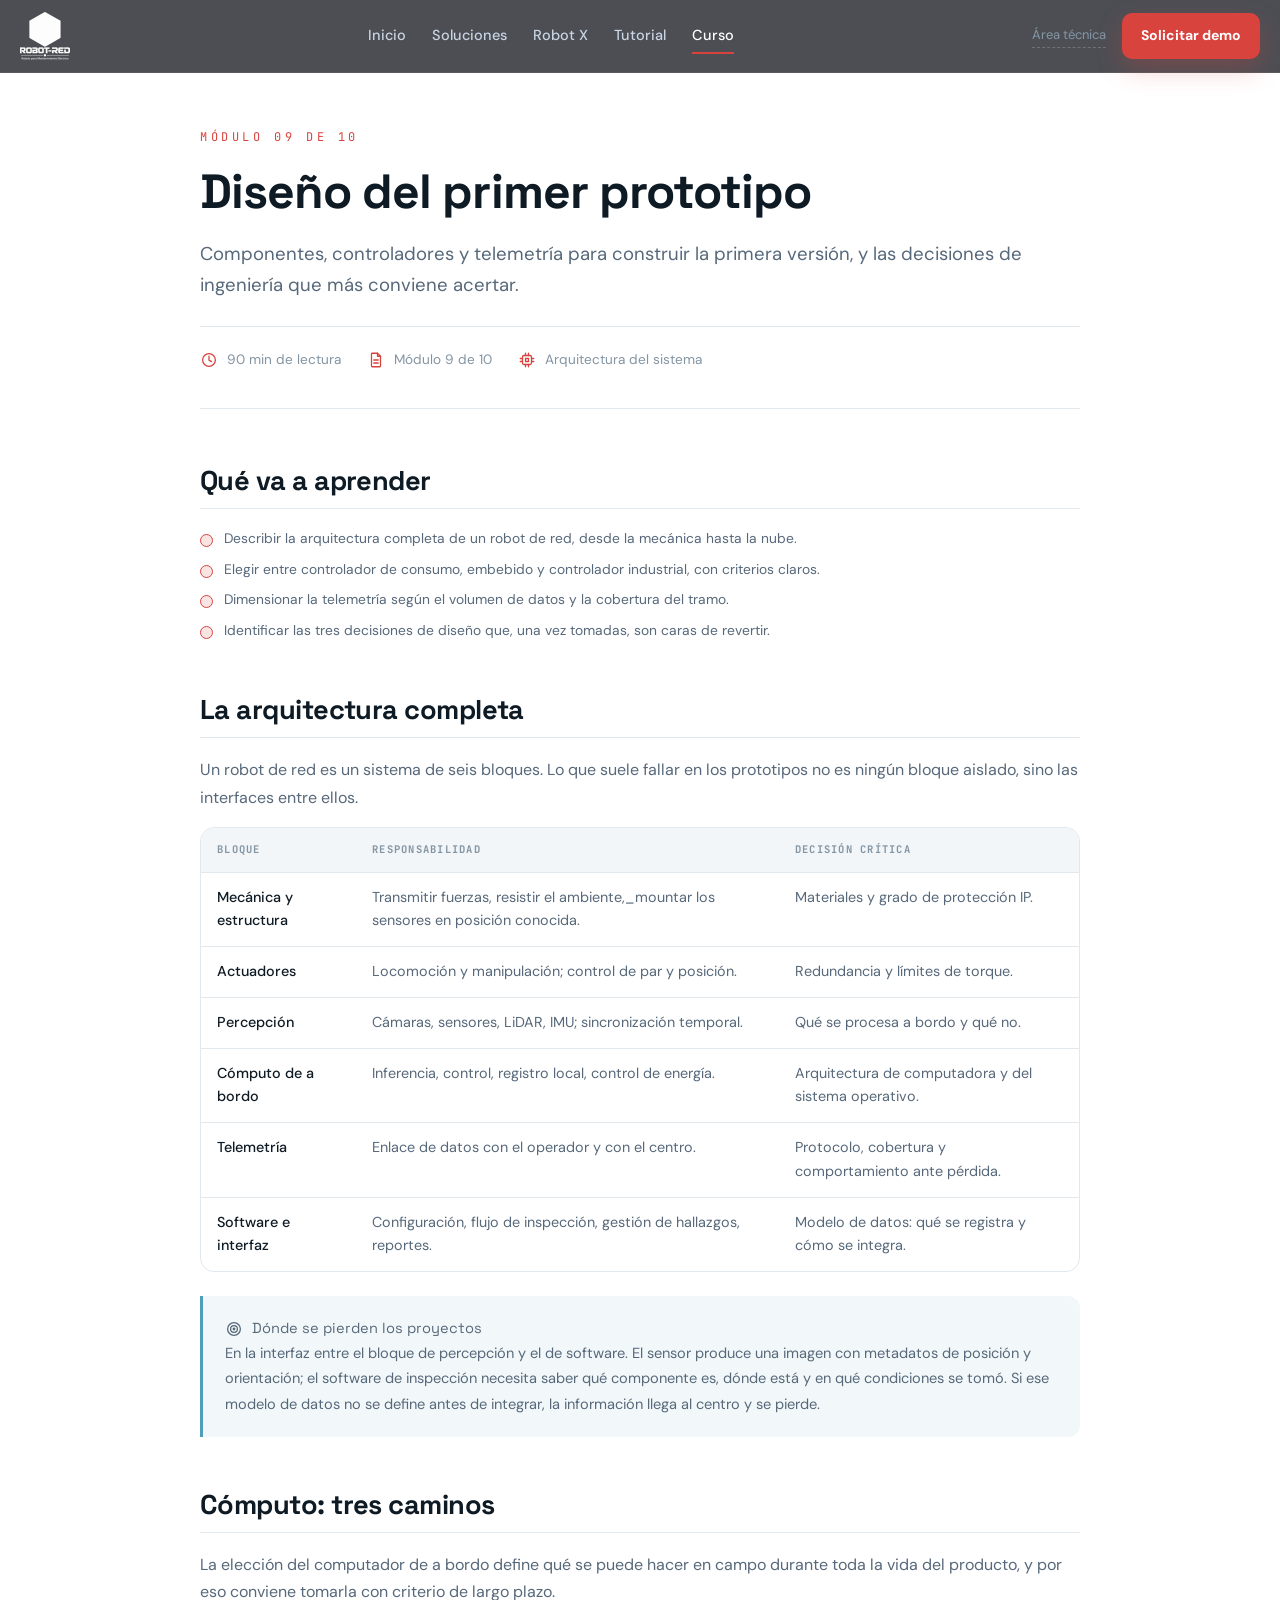
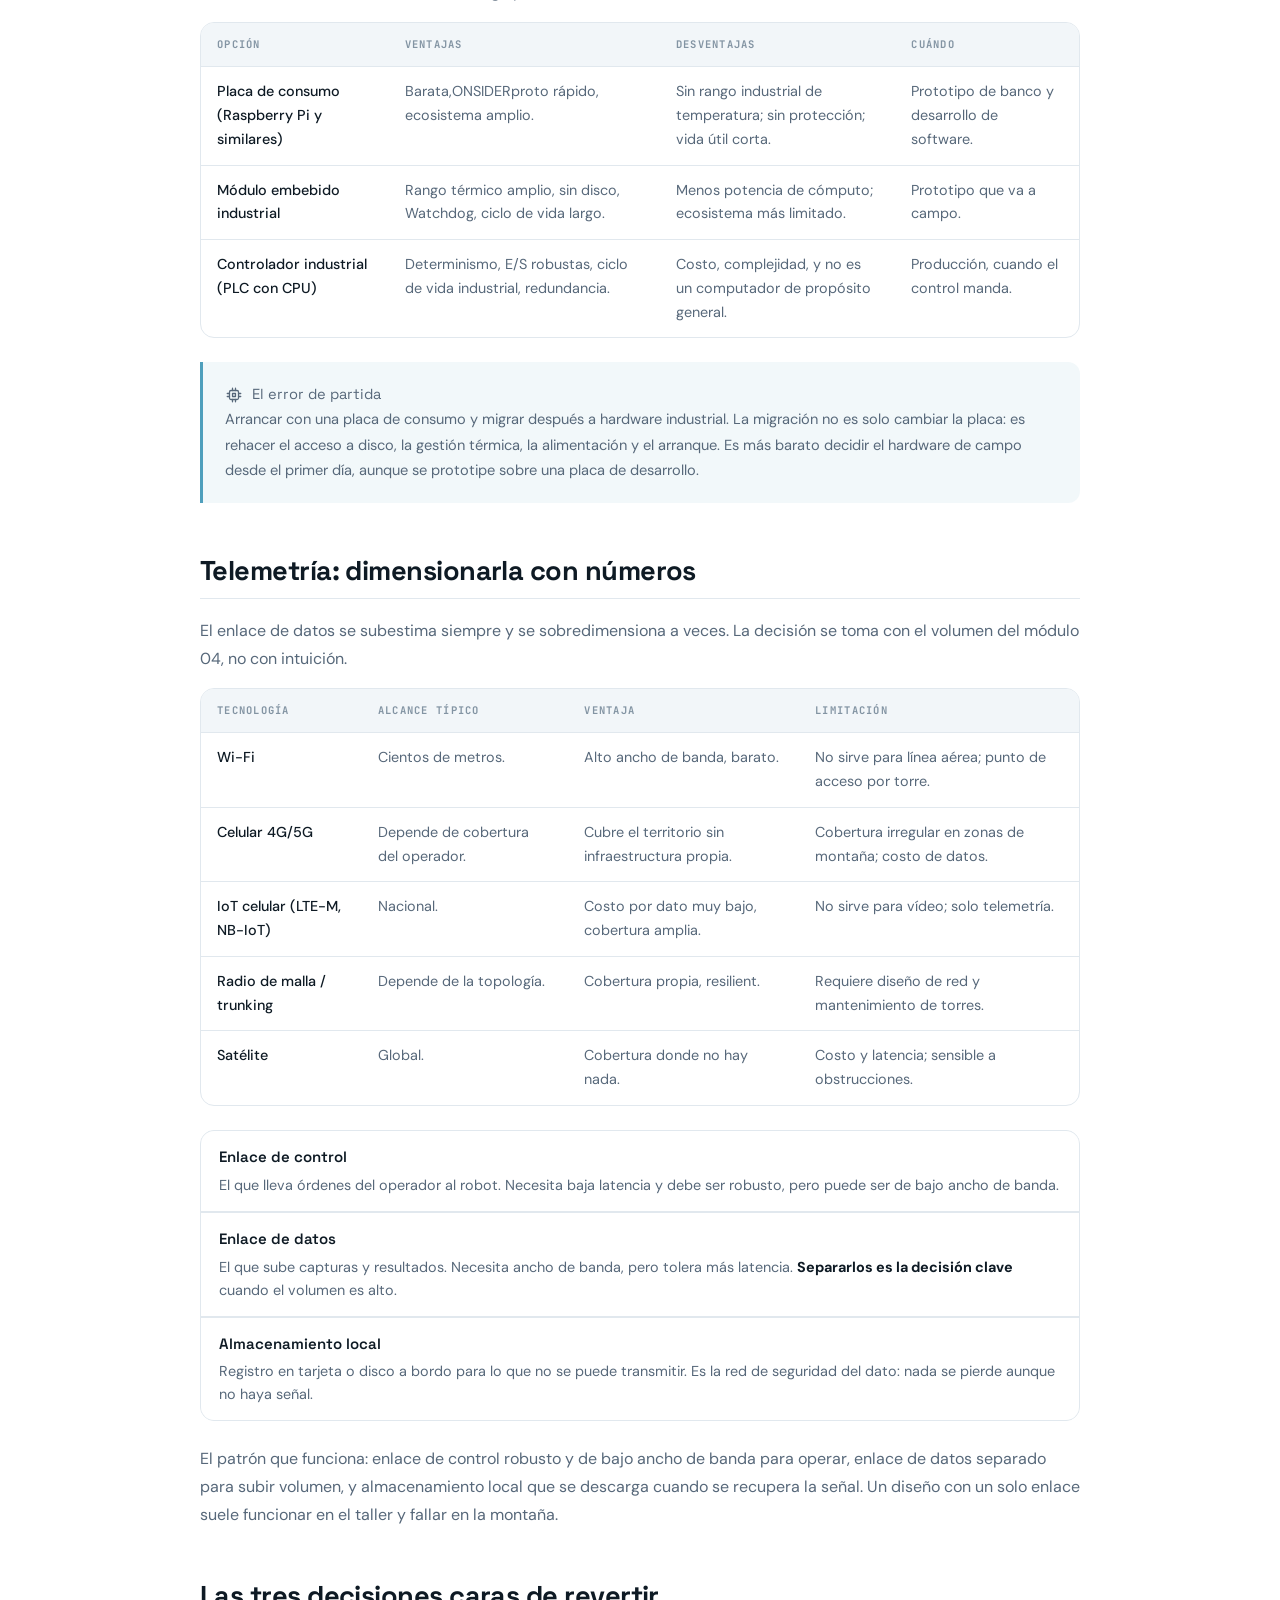
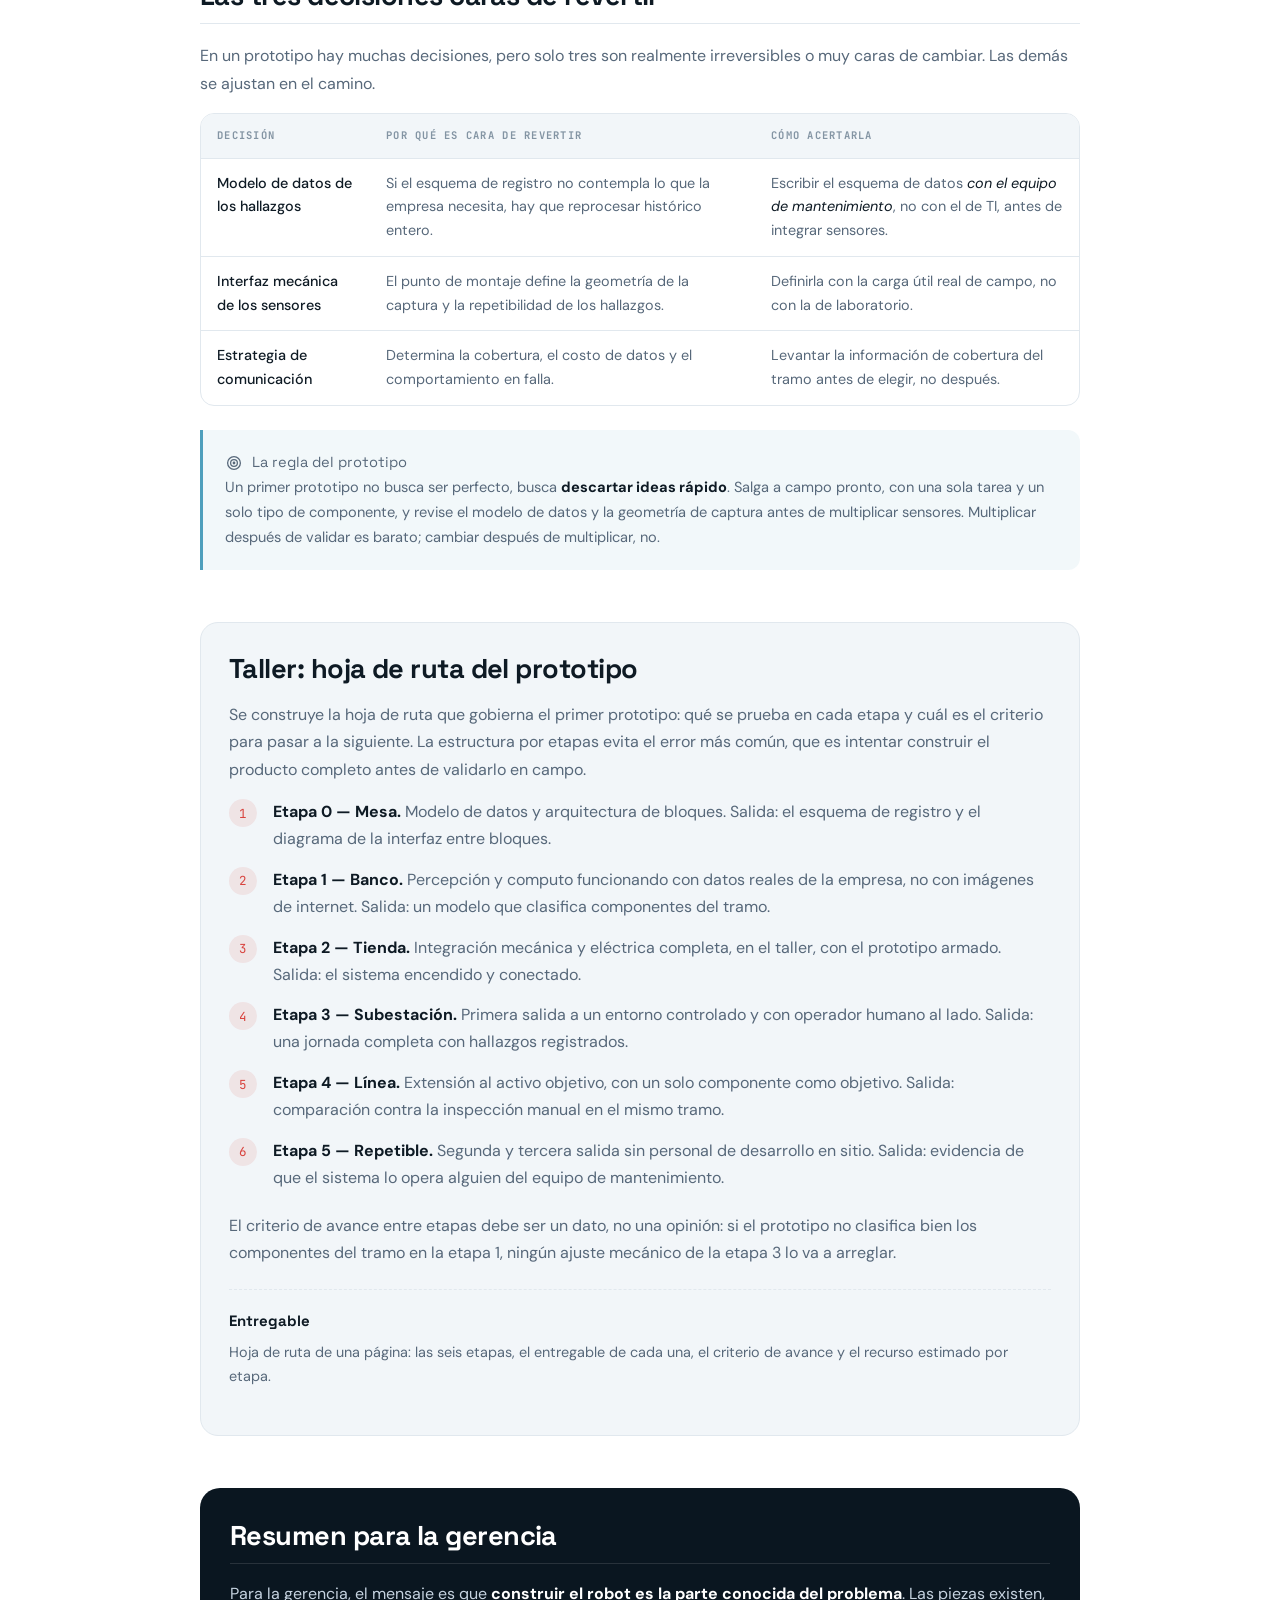
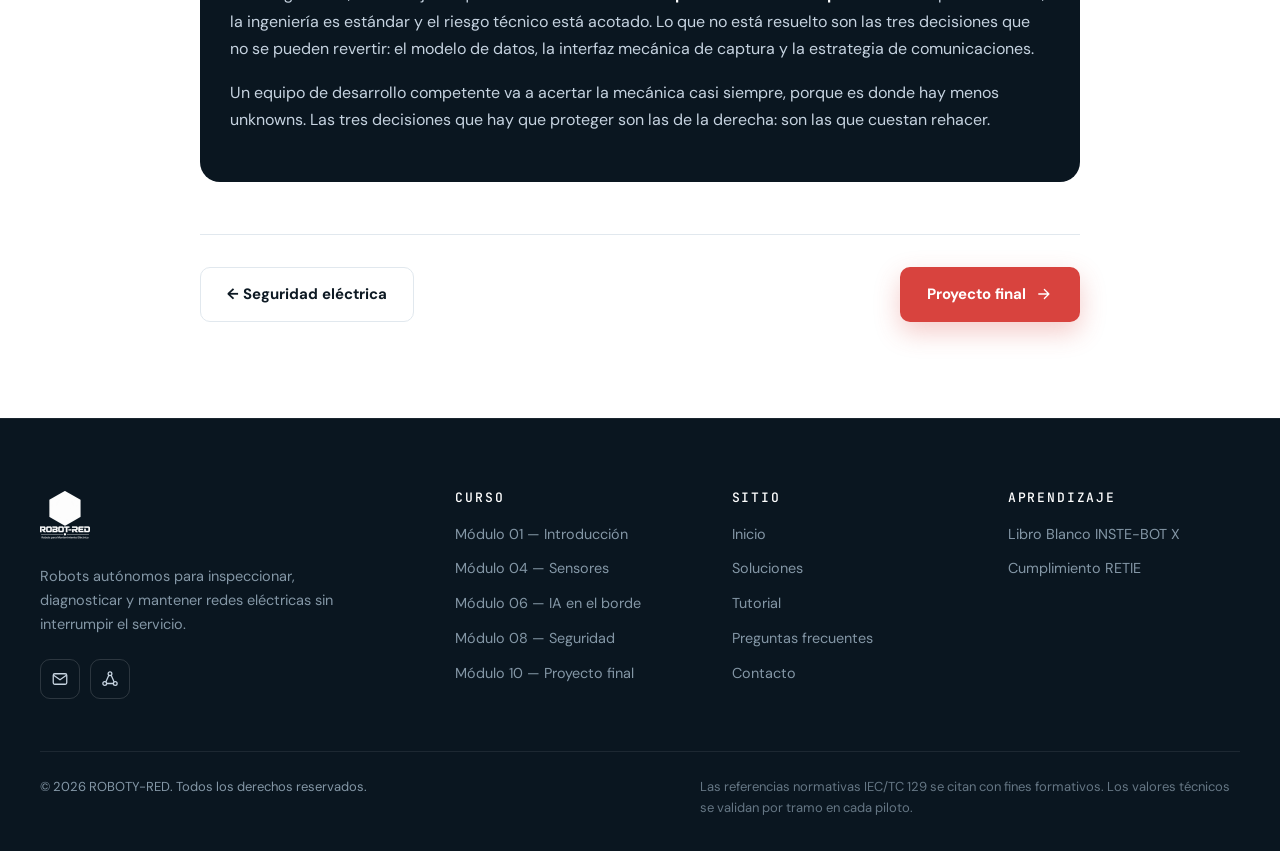
<file: curso/modulo-09.html>
<!DOCTYPE html>
<html lang="es">
<head>
  <meta charset="UTF-8">
  <meta name="viewport" content="width=device-width, initial-scale=1.0">
  <title>Módulo 09 — Diseño del primer prototipo | ROBOTY-RED</title>
  <meta name="description" content="Componentes, controladores y telemetría para construir la primera versión, y las decisiones de ingeniería que más conviene acertar.">
  <meta name="theme-color" content="#0A1620">
  <meta name="author" content="ROBOTY-RED">
  <meta name="robots" content="index, follow">
  <link rel="canonical" href="https://robotred.co/curso/modulo-09.html">

  <meta property="og:type" content="article">
  <meta property="og:locale" content="es_CO">
  <meta property="og:site_name" content="ROBOTY-RED">
  <meta property="og:title" content="Módulo 09 — Diseño del primer prototipo">
  <meta property="og:description" content="Componentes, controladores y telemetría para construir la primera versión, y las decisiones de ingeniería que más conviene acertar.">
  <meta property="og:url" content="https://robotred.co/curso/modulo-09.html">
  <meta property="og:image" content="https://robotred.co/assets/og-image.png">
  <meta property="og:image:width" content="1200">
  <meta property="og:image:height" content="630">
  <meta name="twitter:card" content="summary_large_image">
  <meta name="twitter:title" content="Módulo 09 — Diseño del primer prototipo">
  <meta name="twitter:description" content="Componentes, controladores y telemetría para construir la primera versión, y las decisiones de ingeniería que más conviene acertar.">
  <meta name="twitter:image" content="https://robotred.co/assets/og-image.png">

  <link rel="icon" href="../assets/favicon-32.png" sizes="32x32" type="image/png">
  <link rel="icon" href="../assets/favicon-192.png" sizes="192x192" type="image/png">
  <link rel="apple-touch-icon" href="../assets/apple-touch-icon.png">
  <link rel="preconnect" href="https://fonts.googleapis.com">
  <link rel="preconnect" href="https://fonts.gstatic.com" crossorigin>
  <link href="https://fonts.googleapis.com/css2?family=Space+Grotesk:wght@500;600;700&family=DM+Sans:opsz,wght@9..40,400;9..40,500;9..40,700&family=JetBrains+Mono:wght@400;500&display=swap" rel="stylesheet">
  <link rel="stylesheet" href="../styles.css">
</head>
<body class="page-curso">
  <a class="skip-link" href="#contenido">Saltar al contenido</a>
  <div class="progress" id="progress" aria-hidden="true"><span></span></div>

  <svg class="sprite" aria-hidden="true" focusable="false" xmlns="http://www.w3.org/2000/svg">
    <symbol id="i-clock" viewBox="0 0 24 24"><circle cx="12" cy="12" r="8.5"/><path d="M12 7v5.2l3.2 2"/></symbol>
    <symbol id="i-doc" viewBox="0 0 24 24"><path d="M14 3H7a1 1 0 0 0-1 1v16a1 1 0 0 0 1 1h10a1 1 0 0 0 1-1V7l-4-4Z"/><path d="M14 3v4h4M9 12h6M9 16h6"/></symbol>
    <symbol id="i-target" viewBox="0 0 24 24"><circle cx="12" cy="12" r="8.5"/><circle cx="12" cy="12" r="4.5"/><circle cx="12" cy="12" r="1"/></symbol>
    <symbol id="i-shield" viewBox="0 0 24 24"><path d="M12 3l7 3v5.5c0 4.3-2.9 8.1-7 9.5-4.1-1.4-7-5.2-7-9.5V6l7-3Z"/><path d="m9 12 2 2 4-4"/></symbol>
    <symbol id="i-layers" viewBox="0 0 24 24"><path d="m12 3 8.5 4.5L12 12 3.5 7.5 12 3Z"/><path d="m4 12 8 4.3 8-4.3M4 16.5 12 21l8-4.5"/></symbol>
    <symbol id="i-ai" viewBox="0 0 24 24"><path d="M12 4a3 3 0 0 0-3 3 3 3 0 0 0-2 5.2A3 3 0 0 0 9 18a3 3 0 0 0 3 2 3 3 0 0 0 3-2 3 3 0 0 0 2-5.8A3 3 0 0 0 15 7a3 3 0 0 0-3-3Z"/><path d="M12 8v9M9.5 11.5h5M9.5 14.5h5"/></symbol>
    <symbol id="i-thermal" viewBox="0 0 24 24"><path d="M12 3a3 3 0 0 1 3 3v7.5a5 5 0 1 1-6 0V6a3 3 0 0 1 3-3Z"/><path d="M12 9v6"/></symbol>
    <symbol id="i-wrench" viewBox="0 0 24 24"><path d="M15.5 3.5a5 5 0 0 0-6.2 6.4L3.7 15.5a2 2 0 1 0 2.8 2.8l5.6-5.6a5 5 0 0 0 6.4-6.2l-3 3-2.6-.7-.7-2.6 3-3Z"/></symbol>
    <symbol id="i-cpu" viewBox="0 0 24 24"><rect x="6" y="6" width="12" height="12" rx="2"/><path d="M10 3v3M14 3v3M10 18v3M14 18v3M3 10h3M3 14h3M18 10h3M18 14h3M10 10h4v4h-4z"/></symbol>
    <symbol id="i-arrow" viewBox="0 0 24 24"><path d="M5 12h13M12.5 6l6 6-6 6"/></symbol>
    <symbol id="i-mail" viewBox="0 0 24 24"><rect x="3" y="5" width="18" height="14" rx="2"/><path d="m3.5 7 8.5 6 8.5-6"/></symbol>
    <symbol id="i-phone" viewBox="0 0 24 24"><path d="M7 3h3l1.5 4-2 1.5a11 11 0 0 0 5 5L16 11.5 20 13v3a2 2 0 0 1-2.2 2A16 16 0 0 1 5 5.2 2 2 0 0 1 7 3Z"/></symbol>
    <symbol id="i-pin" viewBox="0 0 24 24"><path d="M12 21s6.5-6 6.5-11a6.5 6.5 0 1 0-13 0C5.5 15 12 21 12 21Z"/><circle cx="12" cy="10" r="2.5"/></symbol>
    <symbol id="i-robo" viewBox="0 0 24 24"><rect x="4" y="8" width="16" height="11" rx="3"/><path d="M12 8V5M9 5h6M9 13h.01M15 13h.01M9.5 16.5h5M2 12v3M22 12v3"/></symbol>
    <symbol id="i-network" viewBox="0 0 24 24"><circle cx="12" cy="5" r="2.5"/><circle cx="5" cy="18" r="2.5"/><circle cx="19" cy="18" r="2.5"/><path d="M10.4 6.9 6.6 15.6M13.6 6.9l3.8 8.7M7.5 18h9"/></symbol>
    <symbol id="i-sensor" viewBox="0 0 24 24"><circle cx="12" cy="12" r="3"/><path d="M6.5 6.5a7.8 7.8 0 0 0 0 11M17.5 6.5a7.8 7.8 0 0 1 0 11M3.5 3.5a12 12 0 0 0 0 17M20.5 3.5a12 12 0 0 1 0 17"/></symbol>
    <symbol id="i-map" viewBox="0 0 24 24"><path d="M12 21s6.5-6 6.5-11a6.5 6.5 0 1 0-13 0C5.5 15 12 21 12 21Z"/><circle cx="12" cy="10" r="2.5"/></symbol>
    <symbol id="i-drone" viewBox="0 0 24 24"><rect x="9" y="9" width="6" height="6" rx="2"/><path d="M9 10 5 6M15 10l4-4M9 14l-4 4M15 14l4 4M3 4h4M17 4h4M3 20h4M17 20h4"/></symbol>
  </svg>

  <header class="topbar" id="topbar">
    <div class="topbar-inner">
      <a class="brand" href="../index.html" aria-label="ROBOTY-RED — inicio">
        <img class="brand-logo" src="../assets/logo-blanco.webp" width="100" height="96" alt="" fetchpriority="high">
      </a>

      <nav class="nav" id="nav" aria-label="Navegación principal">
        <a href="../index.html">Inicio</a>
        <a href="../index.html#soluciones">Soluciones</a>
        <a href="../index.html#robot">Robot X</a>
        <a href="../tutorial.html">Tutorial</a>
        <a href="index.html" class="active" aria-current="page">Curso</a>
      </nav>

      <div class="topbar-actions">
        <a class="link-tech" href="https://alejandro8aperez.github.io/INSTE-BOT/" target="_blank" rel="noopener">Área técnica</a>
        <a class="btn btn-primary btn-sm" href="../index.html#contacto">Solicitar demo</a>
        <button class="nav-toggle" id="navToggle" aria-label="Abrir menú" aria-expanded="false" aria-controls="nav">
          <span></span><span></span><span></span>
        </button>
      </div>
    </div>
  </header>

  <main id="contenido">
    <article class="leccion">
      <div class="container leccion-wrap">

        <header class="leccion-head">
          <p class="leccion-num">Módulo 09 de 10</p>
          <h1>Diseño del primer prototipo</h1>
          <p class="leccion-lead">Componentes, controladores y telemetría para construir la primera versión, y las decisiones de ingeniería que más conviene acertar.</p>
          <ul class="leccion-meta">
            <li><svg class="ico ico-sm"><use href="#i-clock"/></svg>90 min de lectura</li>
            <li><svg class="ico ico-sm"><use href="#i-doc"/></svg>Módulo 9 de 10</li>
            <li><svg class="ico ico-sm"><use href="#i-cpu"/></svg>Arquitectura del sistema</li>
          </ul>
        </header>

        <div class="leccion-body">

          <section>
            <h2>Qué va a aprender</h2>
            <ul class="ticks">
              <li>Describir la arquitectura completa de un robot de red, desde la mecánica hasta la nube.</li>
              <li>Elegir entre controlador de consumo, embebido y controlador industrial, con criterios claros.</li>
              <li>Dimensionar la telemetría según el volumen de datos y la cobertura del tramo.</li>
              <li>Identificar las tres decisiones de diseño que, una vez tomadas, son caras de revertir.</li>
            </ul>
          </section>

          <section>
            <h2>La arquitectura completa</h2>

            <p>Un robot de red es un sistema de seis bloques. Lo que suele fallar en los prototipos no es ningún bloque aislado, sino las interfaces entre ellos.</p>

            <div class="table-wrap">
              <table>
                <thead>
                  <tr><th>Bloque</th><th>Responsabilidad</th><th>Decisión crítica</th></tr>
                </thead>
                <tbody>
                  <tr><td>Mecánica y estructura</td><td>Transmitir fuerzas, resistir el ambiente,_mountar los sensores en posición conocida.</td><td>Materiales y grado de protección IP.</td></tr>
                  <tr><td>Actuadores</td><td>Locomoción y manipulación; control de par y posición.</td><td>Redundancia y límites de torque.</td></tr>
                  <tr><td>Percepción</td><td>Cámaras, sensores, LiDAR, IMU; sincronización temporal.</td><td>Qué se procesa a bordo y qué no.</td></tr>
                  <tr><td>Cómputo de a bordo</td><td>Inferencia, control, registro local, control de energía.</td><td>Arquitectura de computadora y del sistema operativo.</td></tr>
                  <tr><td>Telemetría</td><td>Enlace de datos con el operador y con el centro.</td><td>Protocolo, cobertura y comportamiento ante pérdida.</td></tr>
                  <tr><td>Software e interfaz</td><td>Configuración, flujo de inspección, gestión de hallazgos, reportes.</td><td>Modelo de datos: qué se registra y cómo se integra.</td></tr>
                </tbody>
              </table>
            </div>

            <div class="callout">
              <p class="callout-title"><svg class="ico ico-sm"><use href="#i-target"/></svg>Dónde se pierden los proyectos</p>
              <p>En la interfaz entre el bloque de percepción y el de software. El sensor produce una imagen con metadatos de posición y orientación; el software de inspección necesita saber qué componente es, dónde está y en qué condiciones se tomó. Si ese modelo de datos no se define antes de integrar, la información llega al centro y se pierde.</p>
            </div>
                
          </section>

          <section>
            <h2>Cómputo: tres caminos</h2>

            <p>La elección del computador de a bordo define qué se puede hacer en campo durante toda la vida del producto, y por eso conviene tomarla con criterio de largo plazo.</p>

            <div class="table-wrap">
              <table>
                <thead>
                  <tr><th>Opción</th><th>Ventajas</th><th>Desventajas</th><th>Cuándo</th></tr>
                </thead>
                <tbody>
                  <tr><td>Placa de consumo (Raspberry Pi y similares)</td><td>Barata,ONSIDERproto rápido, ecosistema amplio.</td><td>Sin rango industrial de temperatura; sin protección; vida útil corta.</td><td>Prototipo de banco y desarrollo de software.</td></tr>
                  <tr><td>Módulo embebido industrial</td><td>Rango térmico amplio, sin disco, Watchdog, ciclo de vida largo.</td><td>Menos potencia de cómputo; ecosistema más limitado.</td><td>Prototipo que va a campo.</td></tr>
                  <tr><td>Controlador industrial (PLC con CPU)</td><td>Determinismo, E/S robustas, ciclo de vida industrial, redundancia.</td><td>Costo, complejidad, y no es un computador de propósito general.</td><td>Producción, cuando el control manda.</td></tr>
                </tbody>
              </table>
            </div>

            <div class="callout callout-key">
              <p class="callout-title"><svg class="ico ico-sm"><use href="#i-cpu"/></svg>El error de partida</p>
              <p>Arrancar con una placa de consumo y migrar después a hardware industrial. La migración no es solo cambiar la placa: es rehacer el acceso a disco, la gestión térmica, la alimentación y el arranque. Es más barato decidir el hardware de campo desde el primer día, aunque se prototipe sobre una placa de desarrollo.</p>
            </div>
                
          </section>

          <section>
            <h2>Telemetría: dimensionarla con números</h2>

            <p>El enlace de datos se subestima siempre y se sobredimensiona a veces. La decisión se toma con el volumen del módulo 04, no con intuición.</p>

            <div class="table-wrap">
              <table>
                <thead>
                  <tr><th>Tecnología</th><th>Alcance típico</th><th>Ventaja</th><th>Limitación</th></tr>
                </thead>
                <tbody>
                  <tr><td>Wi-Fi</td><td>Cientos de metros.</td><td>Alto ancho de banda, barato.</td><td>No sirve para línea aérea; punto de acceso por torre.</td></tr>
                  <tr><td>Celular 4G/5G</td><td>Depende de cobertura del operador.</td><td>Cubre el territorio sin infraestructura propia.</td><td>Cobertura irregular en zonas de montaña; costo de datos.</td></tr>
                  <tr><td>IoT celular (LTE-M, NB-IoT)</td><td>Nacional.</td><td>Costo por dato muy bajo, cobertura amplia.</td><td>No sirve para vídeo; solo telemetría.</td></tr>
                  <tr><td>Radio de malla / trunking</td><td>Depende de la topología.</td><td>Cobertura propia, resilient.</td><td>Requiere diseño de red y mantenimiento de torres.</td></tr>
                  <tr><td>Satélite</td><td>Global.</td><td>Cobertura donde no hay nada.</td><td>Costo y latencia; sensible a obstrucciones.</td></tr>
                </tbody>
              </table>
            </div>

            <dl class="glossary">
              <div><dt>Enlace de control</dt><dd>El que lleva órdenes del operador al robot. Necesita baja latencia y debe ser robusto, pero puede ser de bajo ancho de banda.</dd></div>
              <div><dt>Enlace de datos</dt><dd>El que sube capturas y resultados. Necesita ancho de banda, pero tolera más latencia. <strong>Separarlos es la decisión clave</strong> cuando el volumen es alto.</dd></div>
              <div><dt>Almacenamiento local</dt><dd>Registro en tarjeta o disco a bordo para lo que no se puede transmitir. Es la red de seguridad del dato: nada se pierde aunque no haya señal.</dd></div>
            </dl>

            <p>El patrón que funciona: enlace de control robusto y de bajo ancho de banda para operar, enlace de datos separado para subir volumen, y almacenamiento local que se descarga cuando se recupera la señal. Un diseño con un solo enlace suele funcionar en el taller y fallar en la montaña.</p>
                
          </section>

          <section>
            <h2>Las tres decisiones caras de revertir</h2>

            <p>En un prototipo hay muchas decisiones, pero solo tres son realmente irreversibles o muy caras de cambiar. Las demás se ajustan en el camino.</p>

            <div class="table-wrap">
              <table>
                <thead>
                  <tr><th>Decisión</th><th>Por qué es cara de revertir</th><th>Cómo acertarla</th></tr>
                </thead>
                <tbody>
                  <tr><td>Modelo de datos de los hallazgos</td><td>Si el esquema de registro no contempla lo que la empresa necesita, hay que reprocesar histórico entero.</td><td>Escribir el esquema de datos <em>con el equipo de mantenimiento</em>, no con el de TI, antes de integrar sensores.</td></tr>
                  <tr><td>Interfaz mecánica de los sensores</td><td>El punto de montaje define la geometría de la captura y la repetibilidad de los hallazgos.</td><td>Definirla con la carga útil real de campo, no con la de laboratorio.</td></tr>
                  <tr><td>Estrategia de comunicación</td><td>Determina la cobertura, el costo de datos y el comportamiento en falla.</td><td>Levantar la información de cobertura del tramo antes de elegir, no después.</td></tr>
                </tbody>
              </table>
            </div>

            <div class="callout callout-key">
              <p class="callout-title"><svg class="ico ico-sm"><use href="#i-target"/></svg>La regla del prototipo</p>
              <p>Un primer prototipo no busca ser perfecto, busca <strong>descartar ideas rápido</strong>. Salga a campo pronto, con una sola tarea y un solo tipo de componente, y revise el modelo de datos y la geometría de captura antes de multiplicar sensores. Multiplicar después de validar es barato; cambiar después de multiplicar, no.</p>
            </div>
                
          </section>

          <section class="taller">
            <h2>Taller: hoja de ruta del prototipo</h2>

            <p>Se construye la hoja de ruta que gobierna el primer prototipo: qué se prueba en cada etapa y cuál es el criterio para pasar a la siguiente. La estructura por etapas evita el error más común, que es intentar construir el producto completo antes de validarlo en campo.</p>
            <ol class="steps">
              <li><strong>Etapa 0 — Mesa.</strong> Modelo de datos y arquitectura de bloques. Salida: el esquema de registro y el diagrama de la interfaz entre bloques.</li>
              <li><strong>Etapa 1 — Banco.</strong> Percepción y computo funcionando con datos reales de la empresa, no con imágenes de internet. Salida: un modelo que clasifica componentes del tramo.</li>
              <li><strong>Etapa 2 — Tienda.</strong> Integración mecánica y eléctrica completa, en el taller, con el prototipo armado. Salida: el sistema encendido y conectado.</li>
              <li><strong>Etapa 3 — Subestación.</strong> Primera salida a un entorno controlado y con operador humano al lado. Salida: una jornada completa con hallazgos registrados.</li>
              <li><strong>Etapa 4 — Línea.</strong> Extensión al activo objetivo, con un solo componente como objetivo. Salida: comparación contra la inspección manual en el mismo tramo.</li>
              <li><strong>Etapa 5 — Repetible.</strong> Segunda y tercera salida sin personal de desarrollo en sitio. Salida: evidencia de que el sistema lo opera alguien del equipo de mantenimiento.</li>
            </ol>
            <p>El criterio de avance entre etapas debe ser un dato, no una opinión: si el prototipo no clasifica bien los componentes del tramo en la etapa 1, ningún ajuste mecánico de la etapa 3 lo va a arreglar.</p>
            
            <p class="entrega"><strong>Entregable</strong>Hoja de ruta de una página: las seis etapas, el entregable de cada una, el criterio de avance y el recurso estimado por etapa.</p>
          </section>

          <section class="resumen-eco">
            <h2>Resumen para la gerencia</h2>

            <p>Para la gerencia, el mensaje es que <strong>construir el robot es la parte conocida del problema</strong>. Las piezas existen, la ingeniería es estándar y el riesgo técnico está acotado. Lo que no está resuelto son las tres decisiones que no se pueden revertir: el modelo de datos, la interfaz mecánica de captura y la estrategia de comunicaciones.</p>
            <p>Un equipo de desarrollo competente va a acertar la mecánica casi siempre, porque es donde hay menos unknowns. Las tres decisiones que hay que proteger son las de la derecha: son las que cuestan rehacer.</p>
        
          </section>

        </div>

        <nav class="leccion-nav" aria-label="Navegación del curso">
          <a class="btn btn-outline" href="modulo-08.html">← Seguridad eléctrica</a>
          <a class="btn btn-primary" href="modulo-10.html">Proyecto final <svg class="ico ico-sm"><use href="#i-arrow"/></svg></a>
        </nav>

      </div>
    </article>
  </main>

  <footer class="footer">
    <div class="container footer-grid">
      <div class="footer-brand">
        <a class="brand" href="../index.html" aria-label="ROBOTY-RED — inicio">
          <img class="brand-logo" src="../assets/logo-blanco.webp" width="100" height="96" alt="" loading="lazy">
        </a>
        <p>Robots autónomos para inspeccionar, diagnosticar y mantener redes eléctricas sin interrumpir el servicio.</p>
        <div class="social">
          <a href="mailto:info@robotred.co" aria-label="Correo"><svg class="ico ico-sm"><use href="#i-mail"/></svg></a>
          <a href="https://github.com/alejandro8aperez/Robotred" target="_blank" rel="noopener" aria-label="GitHub"><svg class="ico ico-sm"><use href="#i-network"/></svg></a>
        </div>
      </div>

      <nav class="footer-col" aria-label="Curso">
        <h4>Curso</h4>
        <a href="modulo-01.html">Módulo 01 — Introducción</a>
        <a href="modulo-04.html">Módulo 04 — Sensores</a>
        <a href="modulo-06.html">Módulo 06 — IA en el borde</a>
        <a href="modulo-08.html">Módulo 08 — Seguridad</a>
        <a href="modulo-10.html">Módulo 10 — Proyecto final</a>
      </nav>

      <nav class="footer-col" aria-label="Sitio">
        <h4>Sitio</h4>
        <a href="../index.html">Inicio</a>
        <a href="../index.html#soluciones">Soluciones</a>
        <a href="../tutorial.html">Tutorial</a>
        <a href="../index.html#faq">Preguntas frecuentes</a>
        <a href="../index.html#contacto">Contacto</a>
      </nav>

      <nav class="footer-col" aria-label="Aprendizaje">
        <h4>Aprendizaje</h4>
        <a href="https://alejandro8aperez.github.io/INSTE-BOT/" target="_blank" rel="noopener">Libro Blanco INSTE-BOT X</a>
        <a href="../index.html#resultados">Cumplimiento RETIE</a>
      </nav>
    </div>

    <div class="container footer-bottom">
      <p>© <span id="year">2026</span> ROBOTY-RED. Todos los derechos reservados.</p>
      <p class="foot-note">Las referencias normativas IEC/TC 129 se citan con fines formativos. Los valores técnicos se validan por tramo en cada piloto.</p>
    </div>
  </footer>

  <button class="to-top" id="toTop" aria-label="Volver arriba" hidden>
    <svg class="ico ico-sm" viewBox="0 0 24 24"><path d="M12 19V6M6 12l6-6 6 6" fill="none" stroke="currentColor" stroke-width="2" stroke-linecap="round" stroke-linejoin="round"/></svg>
  </button>

  <script src="../app.js" defer></script>
</body>
</html>
</file>
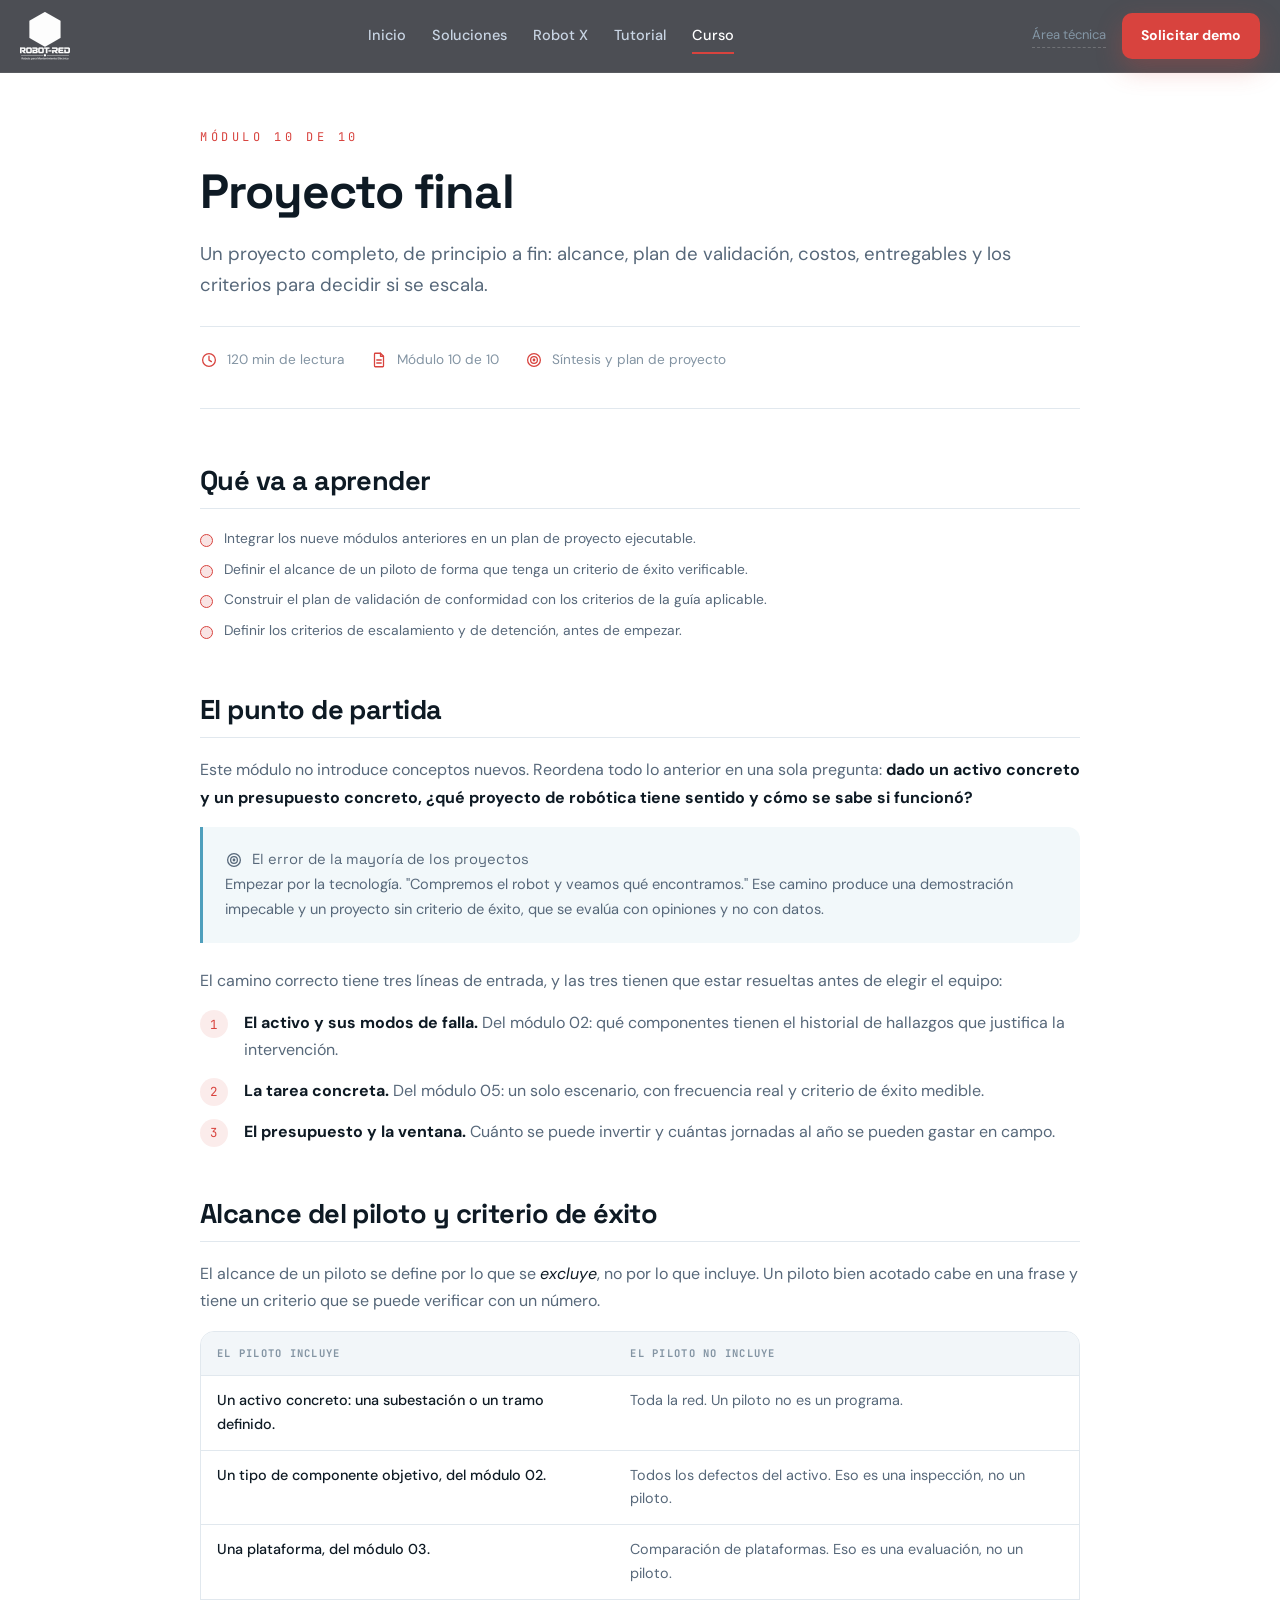
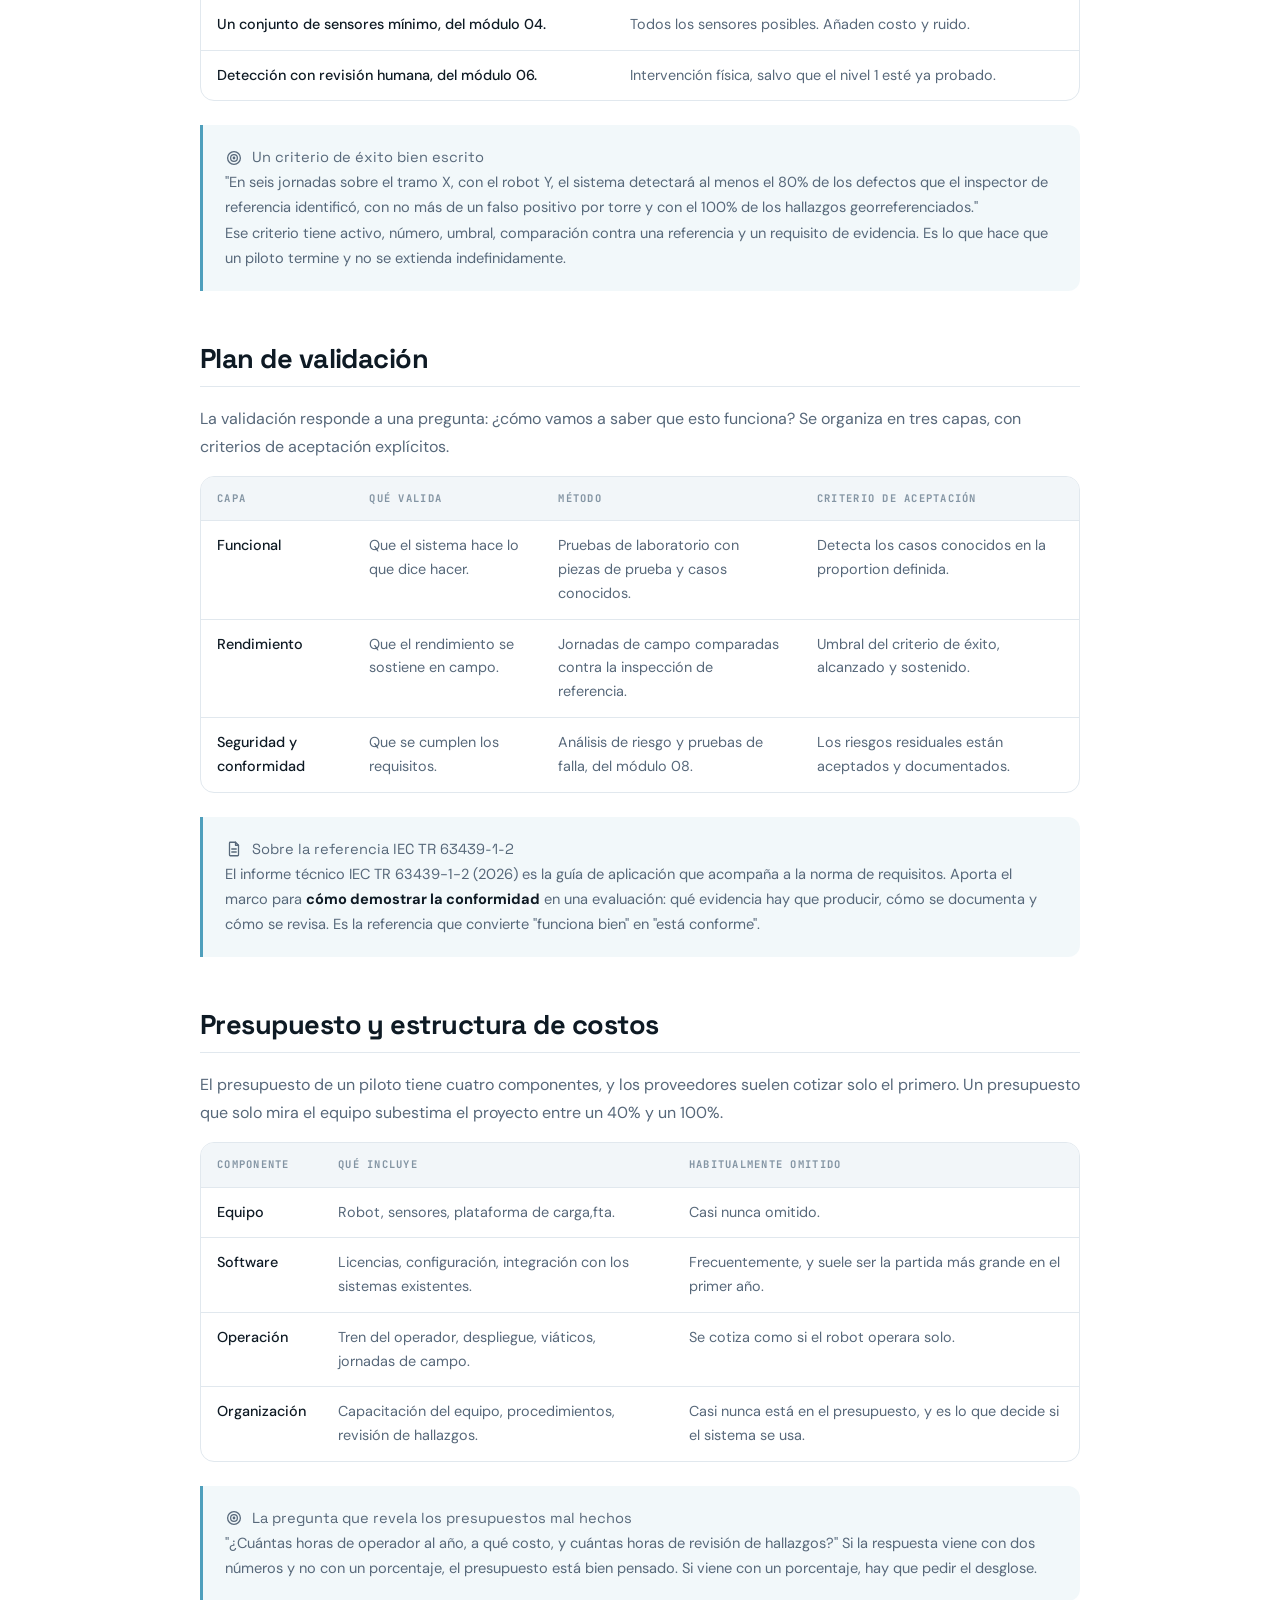
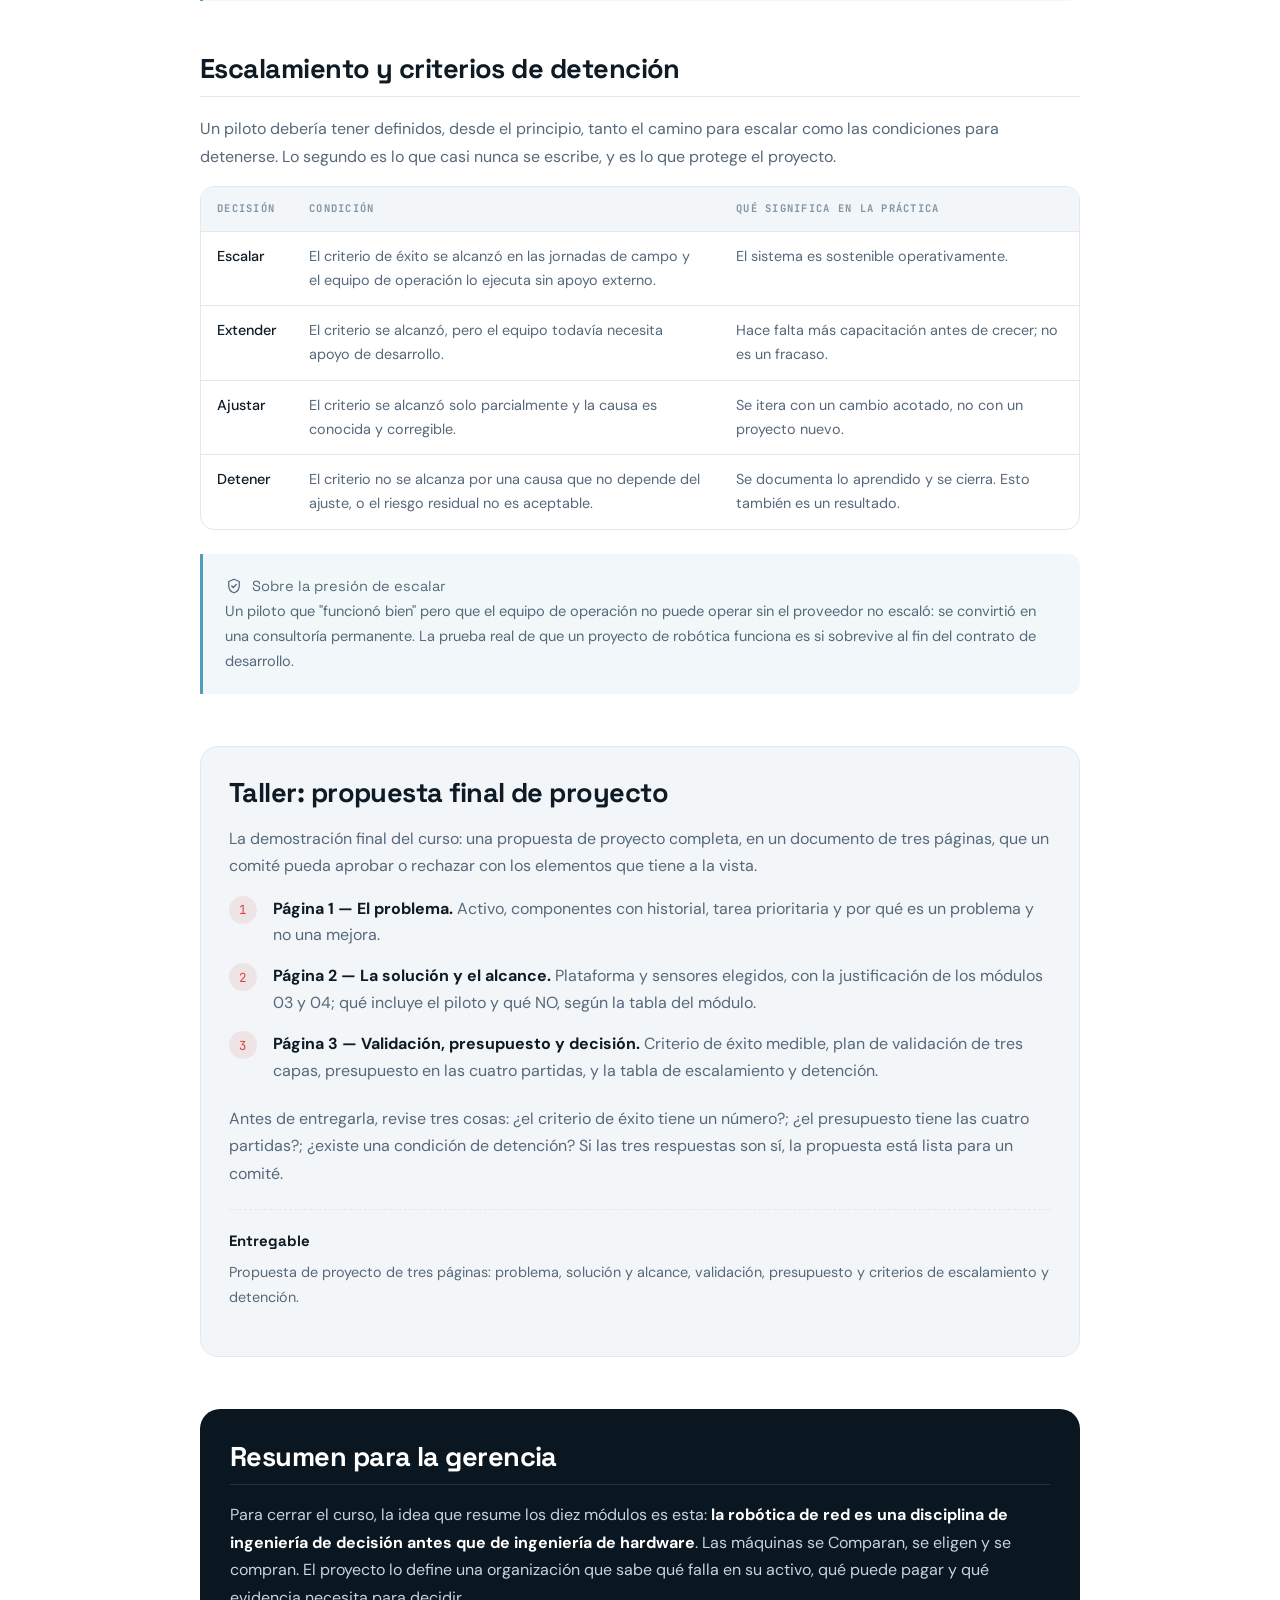
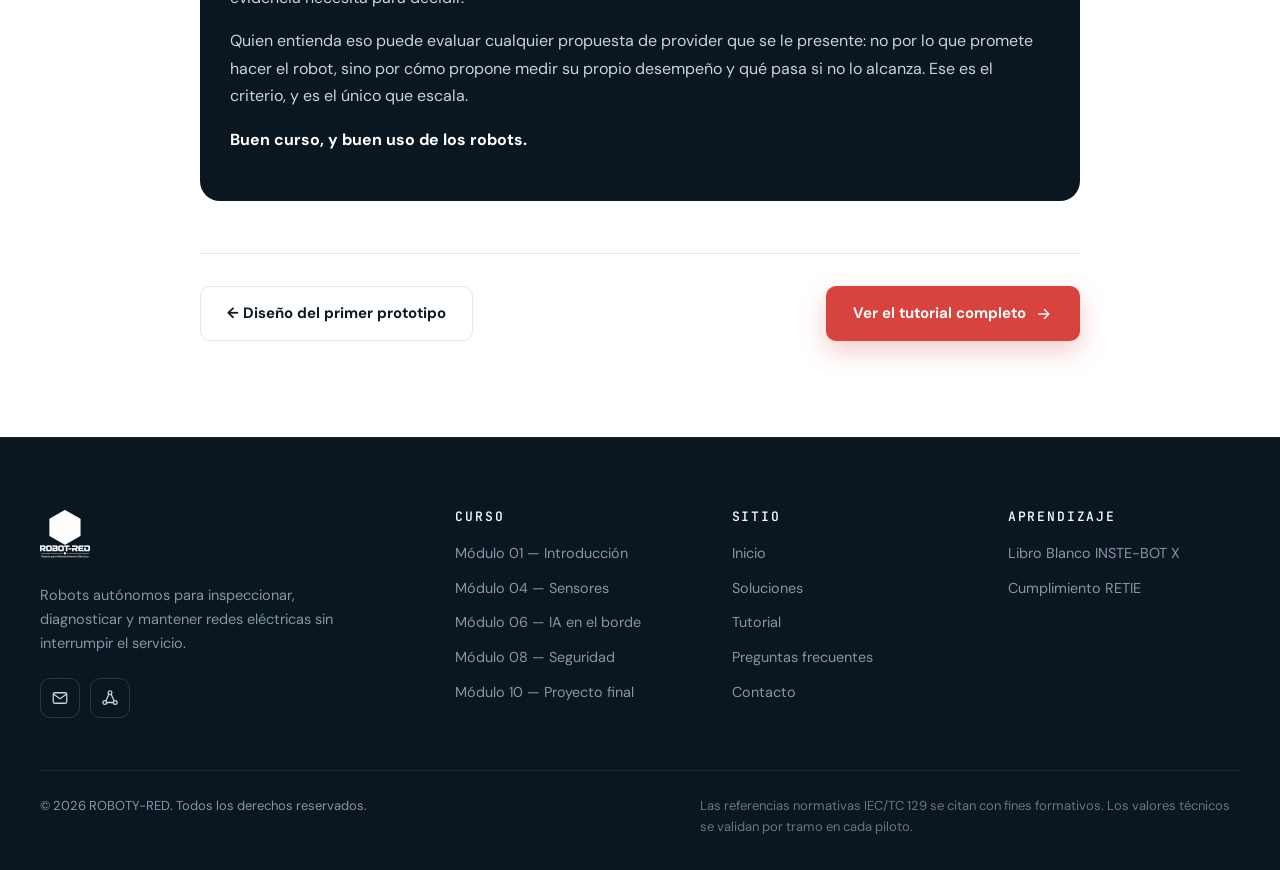
<file: curso/modulo-10.html>
<!DOCTYPE html>
<html lang="es">
<head>
  <meta charset="UTF-8">
  <meta name="viewport" content="width=device-width, initial-scale=1.0">
  <title>Módulo 10 — Proyecto final | ROBOTY-RED</title>
  <meta name="description" content="Un proyecto completo, de principio a fin: alcance, plan de validación, costos, entregables y los criterios para decidir si se escala.">
  <meta name="theme-color" content="#0A1620">
  <meta name="author" content="ROBOTY-RED">
  <meta name="robots" content="index, follow">
  <link rel="canonical" href="https://robotred.co/curso/modulo-10.html">

  <meta property="og:type" content="article">
  <meta property="og:locale" content="es_CO">
  <meta property="og:site_name" content="ROBOTY-RED">
  <meta property="og:title" content="Módulo 10 — Proyecto final">
  <meta property="og:description" content="Un proyecto completo, de principio a fin: alcance, plan de validación, costos, entregables y los criterios para decidir si se escala.">
  <meta property="og:url" content="https://robotred.co/curso/modulo-10.html">
  <meta property="og:image" content="https://robotred.co/assets/og-image.png">
  <meta property="og:image:width" content="1200">
  <meta property="og:image:height" content="630">
  <meta name="twitter:card" content="summary_large_image">
  <meta name="twitter:title" content="Módulo 10 — Proyecto final">
  <meta name="twitter:description" content="Un proyecto completo, de principio a fin: alcance, plan de validación, costos, entregables y los criterios para decidir si se escala.">
  <meta name="twitter:image" content="https://robotred.co/assets/og-image.png">

  <link rel="icon" href="../assets/favicon-32.png" sizes="32x32" type="image/png">
  <link rel="icon" href="../assets/favicon-192.png" sizes="192x192" type="image/png">
  <link rel="apple-touch-icon" href="../assets/apple-touch-icon.png">
  <link rel="preconnect" href="https://fonts.googleapis.com">
  <link rel="preconnect" href="https://fonts.gstatic.com" crossorigin>
  <link href="https://fonts.googleapis.com/css2?family=Space+Grotesk:wght@500;600;700&family=DM+Sans:opsz,wght@9..40,400;9..40,500;9..40,700&family=JetBrains+Mono:wght@400;500&display=swap" rel="stylesheet">
  <link rel="stylesheet" href="../styles.css">
</head>
<body class="page-curso">
  <a class="skip-link" href="#contenido">Saltar al contenido</a>
  <div class="progress" id="progress" aria-hidden="true"><span></span></div>

  <svg class="sprite" aria-hidden="true" focusable="false" xmlns="http://www.w3.org/2000/svg">
    <symbol id="i-clock" viewBox="0 0 24 24"><circle cx="12" cy="12" r="8.5"/><path d="M12 7v5.2l3.2 2"/></symbol>
    <symbol id="i-doc" viewBox="0 0 24 24"><path d="M14 3H7a1 1 0 0 0-1 1v16a1 1 0 0 0 1 1h10a1 1 0 0 0 1-1V7l-4-4Z"/><path d="M14 3v4h4M9 12h6M9 16h6"/></symbol>
    <symbol id="i-target" viewBox="0 0 24 24"><circle cx="12" cy="12" r="8.5"/><circle cx="12" cy="12" r="4.5"/><circle cx="12" cy="12" r="1"/></symbol>
    <symbol id="i-shield" viewBox="0 0 24 24"><path d="M12 3l7 3v5.5c0 4.3-2.9 8.1-7 9.5-4.1-1.4-7-5.2-7-9.5V6l7-3Z"/><path d="m9 12 2 2 4-4"/></symbol>
    <symbol id="i-layers" viewBox="0 0 24 24"><path d="m12 3 8.5 4.5L12 12 3.5 7.5 12 3Z"/><path d="m4 12 8 4.3 8-4.3M4 16.5 12 21l8-4.5"/></symbol>
    <symbol id="i-ai" viewBox="0 0 24 24"><path d="M12 4a3 3 0 0 0-3 3 3 3 0 0 0-2 5.2A3 3 0 0 0 9 18a3 3 0 0 0 3 2 3 3 0 0 0 3-2 3 3 0 0 0 2-5.8A3 3 0 0 0 15 7a3 3 0 0 0-3-3Z"/><path d="M12 8v9M9.5 11.5h5M9.5 14.5h5"/></symbol>
    <symbol id="i-thermal" viewBox="0 0 24 24"><path d="M12 3a3 3 0 0 1 3 3v7.5a5 5 0 1 1-6 0V6a3 3 0 0 1 3-3Z"/><path d="M12 9v6"/></symbol>
    <symbol id="i-wrench" viewBox="0 0 24 24"><path d="M15.5 3.5a5 5 0 0 0-6.2 6.4L3.7 15.5a2 2 0 1 0 2.8 2.8l5.6-5.6a5 5 0 0 0 6.4-6.2l-3 3-2.6-.7-.7-2.6 3-3Z"/></symbol>
    <symbol id="i-cpu" viewBox="0 0 24 24"><rect x="6" y="6" width="12" height="12" rx="2"/><path d="M10 3v3M14 3v3M10 18v3M14 18v3M3 10h3M3 14h3M18 10h3M18 14h3M10 10h4v4h-4z"/></symbol>
    <symbol id="i-arrow" viewBox="0 0 24 24"><path d="M5 12h13M12.5 6l6 6-6 6"/></symbol>
    <symbol id="i-mail" viewBox="0 0 24 24"><rect x="3" y="5" width="18" height="14" rx="2"/><path d="m3.5 7 8.5 6 8.5-6"/></symbol>
    <symbol id="i-phone" viewBox="0 0 24 24"><path d="M7 3h3l1.5 4-2 1.5a11 11 0 0 0 5 5L16 11.5 20 13v3a2 2 0 0 1-2.2 2A16 16 0 0 1 5 5.2 2 2 0 0 1 7 3Z"/></symbol>
    <symbol id="i-pin" viewBox="0 0 24 24"><path d="M12 21s6.5-6 6.5-11a6.5 6.5 0 1 0-13 0C5.5 15 12 21 12 21Z"/><circle cx="12" cy="10" r="2.5"/></symbol>
    <symbol id="i-robo" viewBox="0 0 24 24"><rect x="4" y="8" width="16" height="11" rx="3"/><path d="M12 8V5M9 5h6M9 13h.01M15 13h.01M9.5 16.5h5M2 12v3M22 12v3"/></symbol>
    <symbol id="i-network" viewBox="0 0 24 24"><circle cx="12" cy="5" r="2.5"/><circle cx="5" cy="18" r="2.5"/><circle cx="19" cy="18" r="2.5"/><path d="M10.4 6.9 6.6 15.6M13.6 6.9l3.8 8.7M7.5 18h9"/></symbol>
    <symbol id="i-sensor" viewBox="0 0 24 24"><circle cx="12" cy="12" r="3"/><path d="M6.5 6.5a7.8 7.8 0 0 0 0 11M17.5 6.5a7.8 7.8 0 0 1 0 11M3.5 3.5a12 12 0 0 0 0 17M20.5 3.5a12 12 0 0 1 0 17"/></symbol>
    <symbol id="i-map" viewBox="0 0 24 24"><path d="M12 21s6.5-6 6.5-11a6.5 6.5 0 1 0-13 0C5.5 15 12 21 12 21Z"/><circle cx="12" cy="10" r="2.5"/></symbol>
    <symbol id="i-drone" viewBox="0 0 24 24"><rect x="9" y="9" width="6" height="6" rx="2"/><path d="M9 10 5 6M15 10l4-4M9 14l-4 4M15 14l4 4M3 4h4M17 4h4M3 20h4M17 20h4"/></symbol>
  </svg>

  <header class="topbar" id="topbar">
    <div class="topbar-inner">
      <a class="brand" href="../index.html" aria-label="ROBOTY-RED — inicio">
        <img class="brand-logo" src="../assets/logo-blanco.webp" width="100" height="96" alt="" fetchpriority="high">
      </a>

      <nav class="nav" id="nav" aria-label="Navegación principal">
        <a href="../index.html">Inicio</a>
        <a href="../index.html#soluciones">Soluciones</a>
        <a href="../index.html#robot">Robot X</a>
        <a href="../tutorial.html">Tutorial</a>
        <a href="index.html" class="active" aria-current="page">Curso</a>
      </nav>

      <div class="topbar-actions">
        <a class="link-tech" href="https://alejandro8aperez.github.io/INSTE-BOT/" target="_blank" rel="noopener">Área técnica</a>
        <a class="btn btn-primary btn-sm" href="../index.html#contacto">Solicitar demo</a>
        <button class="nav-toggle" id="navToggle" aria-label="Abrir menú" aria-expanded="false" aria-controls="nav">
          <span></span><span></span><span></span>
        </button>
      </div>
    </div>
  </header>

  <main id="contenido">
    <article class="leccion">
      <div class="container leccion-wrap">

        <header class="leccion-head">
          <p class="leccion-num">Módulo 10 de 10</p>
          <h1>Proyecto final</h1>
          <p class="leccion-lead">Un proyecto completo, de principio a fin: alcance, plan de validación, costos, entregables y los criterios para decidir si se escala.</p>
          <ul class="leccion-meta">
            <li><svg class="ico ico-sm"><use href="#i-clock"/></svg>120 min de lectura</li>
            <li><svg class="ico ico-sm"><use href="#i-doc"/></svg>Módulo 10 de 10</li>
            <li><svg class="ico ico-sm"><use href="#i-target"/></svg>Síntesis y plan de proyecto</li>
          </ul>
        </header>

        <div class="leccion-body">

          <section>
            <h2>Qué va a aprender</h2>
            <ul class="ticks">
              <li>Integrar los nueve módulos anteriores en un plan de proyecto ejecutable.</li>
              <li>Definir el alcance de un piloto de forma que tenga un criterio de éxito verificable.</li>
              <li>Construir el plan de validación de conformidad con los criterios de la guía aplicable.</li>
              <li>Definir los criterios de escalamiento y de detención, antes de empezar.</li>
            </ul>
          </section>

          <section>
            <h2>El punto de partida</h2>

            <p>Este módulo no introduce conceptos nuevos. Reordena todo lo anterior en una sola pregunta: <strong>dado un activo concreto y un presupuesto concreto, ¿qué proyecto de robótica tiene sentido y cómo se sabe si funcionó?</strong></p>

            <div class="callout callout-key">
              <p class="callout-title"><svg class="ico ico-sm"><use href="#i-target"/></svg>El error de la mayoría de los proyectos</p>
              <p>Empezar por la tecnología. "Compremos el robot y veamos qué encontramos." Ese camino produce una demostración impecable y un proyecto sin criterio de éxito, que se evalúa con opiniones y no con datos.</p>
            </div>

            <p>El camino correcto tiene tres líneas de entrada, y las tres tienen que estar resueltas antes de elegir el equipo:</p>
            <ol class="steps">
              <li><strong>El activo y sus modos de falla.</strong> Del módulo 02: qué componentes tienen el historial de hallazgos que justifica la intervención.</li>
              <li><strong>La tarea concreta.</strong> Del módulo 05: un solo escenario, con frecuencia real y criterio de éxito medible.</li>
              <li><strong>El presupuesto y la ventana.</strong> Cuánto se puede invertir y cuántas jornadas al año se pueden gastar en campo.</li>
            </ol>
                
          </section>

          <section>
            <h2>Alcance del piloto y criterio de éxito</h2>

            <p>El alcance de un piloto se define por lo que se <em>excluye</em>, no por lo que incluye. Un piloto bien acotado cabe en una frase y tiene un criterio que se puede verificar con un número.</p>

            <div class="table-wrap">
              <table>
                <thead>
                  <tr><th>El piloto incluye</th><th>El piloto NO incluye</th></tr>
                </thead>
                <tbody>
                  <tr><td>Un activo concreto: una subestación o un tramo definido.</td><td>Toda la red. Un piloto no es un programa.</td></tr>
                  <tr><td>Un tipo de componente objetivo, del módulo 02.</td><td>Todos los defectos del activo. Eso es una inspección, no un piloto.</td></tr>
                  <tr><td>Una plataforma, del módulo 03.</td><td>Comparación de plataformas. Eso es una evaluación, no un piloto.</td></tr>
                  <tr><td>Un conjunto de sensores mínimo, del módulo 04.</td><td>Todos los sensores posibles. Añaden costo y ruido.</td></tr>
                  <tr><td>Detección con revisión humana, del módulo 06.</td><td>Intervención física, salvo que el nivel 1 esté ya probado.</td></tr>
                </tbody>
              </table>
            </div>

            <div class="callout callout-key">
              <p class="callout-title"><svg class="ico ico-sm"><use href="#i-target"/></svg>Un criterio de éxito bien escrito</p>
              <p>"En seis jornadas sobre el tramo X, con el robot Y, el sistema detectará al menos el 80% de los defectos que el inspector de referencia identificó, con no más de un falso positivo por torre y con el 100% de los hallazgos georreferenciados."</p>
              <p>Ese criterio tiene activo, número, umbral, comparación contra una referencia y un requisito de evidencia. Es lo que hace que un piloto termine y no se extienda indefinidamente.</p>
            </div>
                
          </section>

          <section>
            <h2>Plan de validación</h2>

            <p>La validación responde a una pregunta: ¿cómo vamos a saber que esto funciona? Se organiza en tres capas, con criterios de aceptación explícitos.</p>

            <div class="table-wrap">
              <table>
                <thead>
                  <tr><th>Capa</th><th>Qué valida</th><th>Método</th><th>Criterio de aceptación</th></tr>
                </thead>
                <tbody>
                  <tr><td>Funcional</td><td>Que el sistema hace lo que dice hacer.</td><td>Pruebas de laboratorio con piezas de prueba y casos conocidos.</td><td>Detecta los casos conocidos en la proportion definida.</td></tr>
                  <tr><td>Rendimiento</td><td>Que el rendimiento se sostiene en campo.</td><td>Jornadas de campo comparadas contra la inspección de referencia.</td><td>Umbral del criterio de éxito, alcanzado y sostenido.</td></tr>
                  <tr><td>Seguridad y conformidad</td><td>Que se cumplen los requisitos.</td><td>Análisis de riesgo y pruebas de falla, del módulo 08.</td><td>Los riesgos residuales están aceptados y documentados.</td></tr>
                </tbody>
              </table>
            </div>

            <div class="callout">
              <p class="callout-title"><svg class="ico ico-sm"><use href="#i-doc"/></svg>Sobre la referencia IEC TR 63439-1-2</p>
              <p>El informe técnico IEC TR 63439-1-2 (2026) es la guía de aplicación que acompaña a la norma de requisitos. Aporta el marco para <strong>cómo demostrar la conformidad</strong> en una evaluación: qué evidencia hay que producir, cómo se documenta y cómo se revisa. Es la referencia que convierte "funciona bien" en "está conforme".</p>
            </div>
                
          </section>

          <section>
            <h2>Presupuesto y estructura de costos</h2>

            <p>El presupuesto de un piloto tiene cuatro componentes, y los proveedores suelen cotizar solo el primero. Un presupuesto que solo mira el equipo subestima el proyecto entre un 40% y un 100%.</p>

            <div class="table-wrap">
              <table>
                <thead>
                  <tr><th>Componente</th><th>Qué incluye</th><th>Habitualmente omitido</th></tr>
                </thead>
                <tbody>
                  <tr><td>Equipo</td><td>Robot, sensores, plataforma de carga,fta.</td><td>Casi nunca omitido.</td></tr>
                  <tr><td>Software</td><td>Licencias, configuración, integración con los sistemas existentes.</td><td>Frecuentemente, y suele ser la partida más grande en el primer año.</td></tr>
                  <tr><td>Operación</td><td>Tren del operador, despliegue, viáticos, jornadas de campo.</td><td>Se cotiza como si el robot operara solo.</td></tr>
                  <tr><td>Organización</td><td>Capacitación del equipo, procedimientos, revisión de hallazgos.</td><td>Casi nunca está en el presupuesto, y es lo que decide si el sistema se usa.</td></tr>
                </tbody>
              </table>
            </div>

            <div class="callout callout-key">
              <p class="callout-title"><svg class="ico ico-sm"><use href="#i-target"/></svg>La pregunta que revela los presupuestos mal hechos</p>
              <p>"¿Cuántas horas de operador al año, a qué costo, y cuántas horas de revisión de hallazgos?" Si la respuesta viene con dos números y no con un porcentaje, el presupuesto está bien pensado. Si viene con un porcentaje, hay que pedir el desglose.</p>
            </div>
                
          </section>

          <section>
            <h2>Escalamiento y criterios de detención</h2>

            <p>Un piloto debería tener definidos, desde el principio, tanto el camino para escalar como las condiciones para detenerse. Lo segundo es lo que casi nunca se escribe, y es lo que protege el proyecto.</p>

            <div class="table-wrap">
              <table>
                <thead>
                  <tr><th>Decisión</th><th>Condición</th><th>Qué significa en la práctica</th></tr>
                </thead>
                <tbody>
                  <tr><td>Escalar</td><td>El criterio de éxito se alcanzó en las jornadas de campo y el equipo de operación lo ejecuta sin apoyo externo.</td><td>El sistema es sostenible operativamente.</td></tr>
                  <tr><td>Extender</td><td>El criterio se alcanzó, pero el equipo todavía necesita apoyo de desarrollo.</td><td>Hace falta más capacitación antes de crecer; no es un fracaso.</td></tr>
                  <tr><td>Ajustar</td><td>El criterio se alcanzó solo parcialmente y la causa es conocida y corregible.</td><td>Se itera con un cambio acotado, no con un proyecto nuevo.</td></tr>
                  <tr><td>Detener</td><td>El criterio no se alcanza por una causa que no depende del ajuste, o el riesgo residual no es aceptable.</td><td>Se documenta lo aprendido y se cierra. Esto también es un resultado.</td></tr>
                </tbody>
              </table>
            </div>

            <div class="callout callout-warn">
              <p class="callout-title"><svg class="ico ico-sm"><use href="#i-shield"/></svg>Sobre la presión de escalar</p>
              <p>Un piloto que "funcionó bien" pero que el equipo de operación no puede operar sin el proveedor no escaló: se convirtió en una consultoría permanente. La prueba real de que un proyecto de robótica funciona es si sobrevive al fin del contrato de desarrollo.</p>
            </div>
                
          </section>

          <section class="taller">
            <h2>Taller: propuesta final de proyecto</h2>

            <p>La demostración final del curso: una propuesta de proyecto completa, en un documento de tres páginas, que un comité pueda aprobar o rechazar con los elementos que tiene a la vista.</p>
            <ol class="steps">
              <li><strong>Página 1 — El problema.</strong> Activo, componentes con historial, tarea prioritaria y por qué es un problema y no una mejora.</li>
              <li><strong>Página 2 — La solución y el alcance.</strong> Plataforma y sensores elegidos, con la justificación de los módulos 03 y 04; qué incluye el piloto y qué NO, según la tabla del módulo.</li>
              <li><strong>Página 3 — Validación, presupuesto y decisión.</strong> Criterio de éxito medible, plan de validación de tres capas, presupuesto en las cuatro partidas, y la tabla de escalamiento y detención.</li>
            </ol>
            <p>Antes de entregarla, revise tres cosas: ¿el criterio de éxito tiene un número?; ¿el presupuesto tiene las cuatro partidas?; ¿existe una condición de detención? Si las tres respuestas son sí, la propuesta está lista para un comité.</p>
            
            <p class="entrega"><strong>Entregable</strong>Propuesta de proyecto de tres páginas: problema, solución y alcance, validación, presupuesto y criterios de escalamiento y detención.</p>
          </section>

          <section class="resumen-eco">
            <h2>Resumen para la gerencia</h2>

            <p>Para cerrar el curso, la idea que resume los diez módulos es esta: <strong>la robótica de red es una disciplina de ingeniería de decisión antes que de ingeniería de hardware</strong>. Las máquinas se Comparan, se eligen y se compran. El proyecto lo define una organización que sabe qué falla en su activo, qué puede pagar y qué evidencia necesita para decidir.</p>
            <p>Quien entienda eso puede evaluar cualquier propuesta de provider que se le presente: no por lo que promete hacer el robot, sino por cómo propone medir su propio desempeño y qué pasa si no lo alcanza. Ese es el criterio, y es el único que escala.</p>
            <p><strong>Buen curso, y buen uso de los robots.</strong></p>
        
          </section>

        </div>

        <nav class="leccion-nav" aria-label="Navegación del curso">
          <a class="btn btn-outline" href="modulo-09.html">← Diseño del primer prototipo</a>
          <a class="btn btn-primary" href="../tutorial.html">Ver el tutorial completo <svg class="ico ico-sm"><use href="#i-arrow"/></svg></a>
        </nav>

      </div>
    </article>
  </main>

  <footer class="footer">
    <div class="container footer-grid">
      <div class="footer-brand">
        <a class="brand" href="../index.html" aria-label="ROBOTY-RED — inicio">
          <img class="brand-logo" src="../assets/logo-blanco.webp" width="100" height="96" alt="" loading="lazy">
        </a>
        <p>Robots autónomos para inspeccionar, diagnosticar y mantener redes eléctricas sin interrumpir el servicio.</p>
        <div class="social">
          <a href="mailto:info@robotred.co" aria-label="Correo"><svg class="ico ico-sm"><use href="#i-mail"/></svg></a>
          <a href="https://github.com/alejandro8aperez/Robotred" target="_blank" rel="noopener" aria-label="GitHub"><svg class="ico ico-sm"><use href="#i-network"/></svg></a>
        </div>
      </div>

      <nav class="footer-col" aria-label="Curso">
        <h4>Curso</h4>
        <a href="modulo-01.html">Módulo 01 — Introducción</a>
        <a href="modulo-04.html">Módulo 04 — Sensores</a>
        <a href="modulo-06.html">Módulo 06 — IA en el borde</a>
        <a href="modulo-08.html">Módulo 08 — Seguridad</a>
        <a href="modulo-10.html">Módulo 10 — Proyecto final</a>
      </nav>

      <nav class="footer-col" aria-label="Sitio">
        <h4>Sitio</h4>
        <a href="../index.html">Inicio</a>
        <a href="../index.html#soluciones">Soluciones</a>
        <a href="../tutorial.html">Tutorial</a>
        <a href="../index.html#faq">Preguntas frecuentes</a>
        <a href="../index.html#contacto">Contacto</a>
      </nav>

      <nav class="footer-col" aria-label="Aprendizaje">
        <h4>Aprendizaje</h4>
        <a href="https://alejandro8aperez.github.io/INSTE-BOT/" target="_blank" rel="noopener">Libro Blanco INSTE-BOT X</a>
        <a href="../index.html#resultados">Cumplimiento RETIE</a>
      </nav>
    </div>

    <div class="container footer-bottom">
      <p>© <span id="year">2026</span> ROBOTY-RED. Todos los derechos reservados.</p>
      <p class="foot-note">Las referencias normativas IEC/TC 129 se citan con fines formativos. Los valores técnicos se validan por tramo en cada piloto.</p>
    </div>
  </footer>

  <button class="to-top" id="toTop" aria-label="Volver arriba" hidden>
    <svg class="ico ico-sm" viewBox="0 0 24 24"><path d="M12 19V6M6 12l6-6 6 6" fill="none" stroke="currentColor" stroke-width="2" stroke-linecap="round" stroke-linejoin="round"/></svg>
  </button>

  <script src="../app.js" defer></script>
</body>
</html>
</file>
<file: styles.css>
/* =========================================================
   ROBOTY-RED — styles.css
   ========================================================= */

:root{
  --ink:#0A1620;
  --navy:#12222E;
  --navy-2:#162835;
  --navy-3:#19384A;

  --red:#D8433E;
  --red-soft:#E9756F;
  --blue:#4F9FBC;
  --amber:#E9A93C;

  --bg:#FFFFFF;
  --bg-alt:#F2F6F9;
  --line:#E1E8EE;
  --text:#0E1A24;
  --muted:#57687A;
  --muted-2:#8394A3;

  --white:#FFFFFF;
  --dark-line:rgba(255,255,255,.10);
  --dark-text:#C6D3E0;
  --dark-muted:#8497A6;

  --radius:18px;
  --radius-sm:12px;
  --shadow-sm:0 2px 8px rgba(10,22,32,.06);
  --shadow-md:0 18px 44px rgba(10,22,32,.10);
  --shadow-lg:0 40px 90px rgba(10,22,32,.18);

  --ff-display:'Space Grotesk',system-ui,sans-serif;
  --ff-body:'DM Sans',system-ui,-apple-system,sans-serif;
  --ff-mono:'JetBrains Mono',ui-monospace,monospace;

  --topbar-h:72px;
}

*,*::before,*::after{box-sizing:border-box;}

html{scroll-behavior:smooth;scroll-padding-top:calc(var(--topbar-h) + 16px);}

body{
  margin:0;
  font-family:var(--ff-body);
  color:var(--text);
  background:var(--bg);
  line-height:1.65;
  -webkit-font-smoothing:antialiased;
  overflow-x:hidden;
}

img,svg{max-width:100%;}
h1,h2,h3,h4{font-family:var(--ff-display);line-height:1.15;margin:0;letter-spacing:-.02em;}
p{margin:0;}
a{color:inherit;}
ul,ol,dl{margin:0;padding:0;list-style:none;}
button,input,select,textarea{font:inherit;color:inherit;}

.sprite{position:absolute;width:0;height:0;overflow:hidden;}

.ico{width:24px;height:24px;fill:none;stroke:currentColor;stroke-width:1.7;stroke-linecap:round;stroke-linejoin:round;flex:none;}
.ico-sm{width:18px;height:18px;}
.ico-lg{width:34px;height:34px;stroke-width:1.5;}

.c-red{color:var(--red);}
.c-amber{color:var(--amber);}
.c-blue{color:var(--blue);}

.container{width:min(1200px,100% - 48px);margin-inline:auto;}
.container.narrow{width:min(880px,100% - 48px);}

.skip-link{
  position:fixed;top:-60px;left:16px;z-index:2000;
  background:var(--red);color:#fff;padding:10px 18px;border-radius:8px;
  text-decoration:none;font-weight:700;transition:top .2s;
}
.skip-link:focus{top:12px;}

:focus-visible{outline:2px solid var(--blue);outline-offset:3px;border-radius:4px;}

/* ---------- progreso de lectura ---------- */
.progress{position:fixed;top:0;left:0;right:0;height:3px;z-index:1100;background:transparent;pointer-events:none;}
.progress span{display:block;height:100%;width:0;background:linear-gradient(90deg,var(--red),var(--amber));transition:width .1s linear;}

/* ---------- botones ---------- */
.btn{
  display:inline-flex;align-items:center;gap:9px;
  padding:14px 26px;border-radius:10px;border:1px solid transparent;
  font-weight:700;font-size:15px;text-decoration:none;cursor:pointer;
  transition:transform .18s ease,background .18s ease,border-color .18s ease,color .18s ease,box-shadow .18s ease;
  white-space:nowrap;
}
.btn-sm{padding:10px 18px;font-size:14px;}
.btn-primary{background:var(--red);color:#fff;box-shadow:0 10px 26px rgba(216,67,62,.28);}
.btn-primary:hover{background:#C13B35;transform:translateY(-2px);box-shadow:0 16px 34px rgba(216,67,62,.34);}
.btn-ghost{border-color:rgba(255,255,255,.28);color:#fff;background:rgba(255,255,255,.04);}
.btn-ghost:hover{border-color:var(--red);color:var(--red-soft);transform:translateY(-2px);}
.btn-outline{border-color:var(--line);color:var(--text);background:#fff;}
.btn-outline:hover{border-color:var(--red);color:var(--red);transform:translateY(-2px);}
.btn.full{width:100%;justify-content:center;}

/* =========================================================
   TOPBAR
   ========================================================= */
.topbar{
  position:fixed;top:0;left:0;right:0;z-index:1000;
  background:rgba(7,11,18,.72);
  backdrop-filter:blur(14px);-webkit-backdrop-filter:blur(14px);
  border-bottom:1px solid rgba(255,255,255,.07);
  transition:background .25s ease,box-shadow .25s ease,border-color .25s;
}
.topbar.scrolled{background:rgba(7,11,18,.96);box-shadow:0 10px 30px rgba(0,0,0,.35);}
.topbar-inner{
  width:min(1280px,100% - 40px);margin-inline:auto;height:var(--topbar-h);
  display:flex;align-items:center;gap:26px;
}

.brand{display:inline-flex;align-items:center;gap:10px;text-decoration:none;color:#fff;font-family:var(--ff-display);font-weight:700;font-size:20px;letter-spacing:-.01em;}
.brand-logo{display:block;width:auto;height:48px;}
.logo-full{
  display:flex;align-items:center;justify-content:center;
  width:100%;max-width:340px;
  background:#fff;padding:16px 22px;border-radius:14px;
  box-shadow:0 12px 34px rgba(0,0,0,.28);margin-bottom:6px;
}
.logo-full img{display:block;width:auto;height:56px;}

.nav{display:flex;gap:26px;margin-left:auto;}
.nav a{
  position:relative;text-decoration:none;color:#C9D5E4;font-size:14.5px;font-weight:500;
  padding:6px 0;transition:color .18s;
}
.nav a::after{
  content:"";position:absolute;left:0;right:100%;bottom:0;height:2px;
  background:var(--red);transition:right .25s ease;
}
.nav a:hover,.nav a.active{color:#fff;}
.nav a.active::after,.nav a:hover::after{right:0;}

.topbar-actions{display:flex;align-items:center;gap:16px;margin-left:auto;}
.link-tech{font-size:13px;color:var(--dark-muted);text-decoration:none;border-bottom:1px dashed rgba(255,255,255,.2);padding-bottom:2px;transition:color .18s,border-color .18s;}
.link-tech:hover{color:var(--blue);border-color:var(--blue);}

.nav-toggle{display:none;width:44px;height:44px;border:1px solid rgba(255,255,255,.16);background:rgba(255,255,255,.05);border-radius:10px;padding:0;cursor:pointer;position:relative;}
.nav-toggle span{position:absolute;left:12px;width:20px;height:2px;background:#fff;border-radius:2px;transition:transform .25s,opacity .2s;}
.nav-toggle span:nth-child(1){top:15px;}
.nav-toggle span:nth-child(2){top:21px;}
.nav-toggle span:nth-child(3){top:27px;}
.nav-toggle[aria-expanded="true"] span:nth-child(1){transform:translateY(6px) rotate(45deg);}
.nav-toggle[aria-expanded="true"] span:nth-child(2){opacity:0;}
.nav-toggle[aria-expanded="true"] span:nth-child(3){transform:translateY(-6px) rotate(-45deg);}

/* =========================================================
   HERO
   ========================================================= */
.hero{
  position:relative;padding:calc(var(--topbar-h) + 72px) 0 72px;
  background:
    radial-gradient(1100px 520px at 78% 12%,rgba(216,67,62,.16),transparent 62%),
    radial-gradient(900px 520px at 8% 78%,rgba(79,159,188,.13),transparent 60%),
    linear-gradient(160deg,#0A1620 0%,#132433 55%,#0A1620 100%);
  color:#fff;overflow:hidden;
}
.hero::after{
  content:"";position:absolute;inset:0;pointer-events:none;
  background-image:linear-gradient(rgba(255,255,255,.035) 1px,transparent 1px),linear-gradient(90deg,rgba(255,255,255,.035) 1px,transparent 1px);
  background-size:56px 56px;
  mask-image:radial-gradient(circle at 50% 40%,#000 20%,transparent 78%);
}
.hero-glow{
  position:absolute;width:640px;height:640px;right:-180px;top:-160px;border-radius:50%;
  background:conic-gradient(from 180deg,rgba(216,67,62,.28),rgba(79,159,188,.20),rgba(216,67,62,.28));
  filter:blur(90px);opacity:.55;animation:spin 26s linear infinite;
}
@keyframes spin{to{transform:rotate(360deg);}}

.hero.is-idle .hero-glow,
.hero.is-idle .scan-beam,
.hero.is-idle .hotspot,
.hero.is-idle .hotspot-core,
.hero.is-idle .robot,
.hero.is-idle .led,
.hero.is-idle .pulse,
.hero.is-idle .hud{animation-play-state:paused;}

.hero-grid{position:relative;z-index:2;display:grid;grid-template-columns:1.05fr .95fr;gap:56px;align-items:center;}

.eyebrow{
  font-family:var(--ff-mono);font-size:11.5px;letter-spacing:.22em;text-transform:uppercase;
  color:var(--red);display:inline-flex;align-items:center;gap:10px;margin-bottom:18px;
}
.eyebrow .dot{width:7px;height:7px;border-radius:50%;background:var(--red);box-shadow:0 0 0 0 rgba(216,67,62,.6);animation:ping 2s infinite;}
@keyframes ping{70%{box-shadow:0 0 0 12px rgba(216,67,62,0);}100%{box-shadow:0 0 0 0 rgba(216,67,62,0);}}

.hero h1{font-size:clamp(2.4rem,4.6vw,4rem);font-weight:700;margin-bottom:22px;}
.hero h1 em{font-style:normal;color:var(--red);}
.lede{font-size:clamp(1rem,1.3vw,1.13rem);color:var(--dark-text);max-width:56ch;margin-bottom:30px;}
.lede strong{color:#fff;}

.hero-actions{display:flex;flex-wrap:wrap;gap:14px;margin-bottom:30px;}

.hero-checks{display:flex;flex-wrap:wrap;gap:12px 26px;}
.hero-checks li{display:flex;align-items:center;gap:9px;font-size:14px;color:var(--dark-muted);}
.hero-checks .ico{color:var(--red);}

/* escena */
.hero-stage{position:relative;}
.stage-frame{
  position:relative;border-radius:24px;overflow:hidden;
  border:1px solid rgba(255,255,255,.12);
  background:var(--navy-2);
  box-shadow:var(--shadow-lg);
}
.scene{display:block;width:100%;height:auto;}
.scan-beam{animation:beam 3.4s ease-in-out infinite;transform-origin:336px 150px;}
@keyframes beam{0%,100%{opacity:.35;transform:scaleY(.85);}50%{opacity:.9;transform:scaleY(1.05);}}
.hotspot{animation:hot 2.6s ease-in-out infinite;transform-origin:452px 166px;}
@keyframes hot{0%,100%{opacity:.55;transform:scale(.9);}50%{opacity:1;transform:scale(1.12);}}
.led{animation:led 1.6s ease-in-out infinite;}
@keyframes led{0%,100%{opacity:1;}50%{opacity:.25;}}
.robot{animation:hover 5s ease-in-out infinite;}
@keyframes hover{0%,100%{transform:translate(296px,108px);}50%{transform:translate(300px,104px);}}
.pulse{animation:led 2s ease-in-out infinite;}

.hud{
  position:absolute;background:rgba(7,11,18,.86);border:1px solid rgba(255,255,255,.14);
  border-radius:14px;padding:12px 14px;backdrop-filter:blur(10px);
  box-shadow:0 18px 40px rgba(0,0,0,.45);min-width:190px;
}
.hud strong{display:block;font-family:var(--ff-display);font-size:14.5px;color:#fff;margin-top:6px;}
.hud-meta{display:block;font-family:var(--ff-mono);font-size:11px;color:var(--dark-muted);margin-top:3px;}
.hud-tag{
  display:inline-block;font-family:var(--ff-mono);font-size:10px;letter-spacing:.14em;
  padding:3px 8px;border-radius:999px;background:rgba(79,159,188,.16);color:var(--blue);
}
.hud-tag.hud-alert{background:rgba(233,169,60,.16);color:var(--amber);}
.hud-1{top:7%;right:-4%;animation:float 6s ease-in-out infinite;}
.hud-2{bottom:20%;left:-6%;animation:float 7s ease-in-out infinite .8s;}
.hud-3{bottom:5%;right:4%;display:flex;align-items:center;gap:12px;animation:float 6.6s ease-in-out infinite .4s;}
@keyframes float{0%,100%{transform:translateY(0);}50%{transform:translateY(-9px);}}

.ring{
  width:52px;height:52px;border-radius:50%;display:grid;place-items:center;flex:none;
  background:conic-gradient(var(--red) 0 353deg,rgba(255,255,255,.12) 353deg 360deg);
  position:relative;
}
.ring::after{content:"";position:absolute;inset:5px;border-radius:50%;background:#0A1620;}
.ring span{position:relative;z-index:1;font-family:var(--ff-display);font-weight:700;font-size:15px;color:#fff;}
.ring small{font-size:9px;}

/* banda de métricas */
.metric-band{
  position:relative;z-index:2;margin-top:64px;
  display:grid;grid-template-columns:repeat(5,1fr);gap:8px;
  background:rgba(255,255,255,.04);border:1px solid rgba(255,255,255,.10);
  border-radius:20px;padding:26px 18px;backdrop-filter:blur(8px);
}
.metric-note{
  grid-column:1 / -1;margin:14px 0 0;padding-top:14px;
  border-top:1px solid rgba(255,255,255,.08);
  font-size:12.2px;line-height:1.55;color:var(--dark-muted);text-align:center;
}
.metric{text-align:center;padding:6px 8px;border-right:1px solid rgba(255,255,255,.08);}
.metric:nth-child(5){border-right:0;}
.metric strong{display:block;font-family:var(--ff-display);font-size:clamp(1.5rem,2.4vw,2.1rem);color:#fff;letter-spacing:-.02em;}
.metric span{font-size:12.5px;color:var(--dark-muted);}

/* =========================================================
   STRIP
   ========================================================= */
.strip{background:#fff;border-bottom:1px solid var(--line);padding:22px 0;}
.strip-inner{display:flex;align-items:center;gap:28px;flex-wrap:wrap;}
.strip-label{font-family:var(--ff-mono);font-size:11px;letter-spacing:.18em;text-transform:uppercase;color:var(--muted-2);}
.strip-list{display:flex;flex-wrap:wrap;gap:10px 14px;}
.strip-list li{
  font-size:13.5px;font-weight:500;color:var(--muted);
  padding:7px 15px;border:1px solid var(--line);border-radius:999px;background:var(--bg-alt);
  transition:border-color .2s,color .2s,transform .2s;
}
.strip-list li:hover{border-color:var(--red);color:var(--red);transform:translateY(-2px);}

/* =========================================================
   SECCIONES
   ========================================================= */
.section{padding:104px 0;}
.section-dark{background:linear-gradient(180deg,#0A1620,#132433 60%,#0A1620);color:#fff;}
.section-alt{background:var(--bg-alt);}

.sec-head{max-width:780px;margin-bottom:56px;}
.sec-head h2{font-size:clamp(1.85rem,3.2vw,2.75rem);font-weight:700;}
.sec-lede{margin-top:18px;font-size:1.05rem;color:var(--muted);}
.section-dark .sec-lede{color:var(--dark-text);}

.grid-2{display:grid;grid-template-columns:repeat(2,1fr);gap:24px;}
.grid-3{display:grid;grid-template-columns:repeat(3,1fr);gap:26px;}
.grid-4{display:grid;grid-template-columns:repeat(4,1fr);gap:22px;}

/* ---------- tarjetas problema ---------- */
.card-dark{
  background:rgba(255,255,255,.035);border:1px solid var(--dark-line);
  border-radius:var(--radius);padding:28px 24px;
  transition:transform .25s,border-color .25s,background .25s;
}
.card-dark:hover{transform:translateY(-6px);border-color:rgba(216,67,62,.45);background:rgba(255,255,255,.06);}
.card-dark h3{font-size:1.06rem;margin:18px 0 10px;color:#fff;}
.card-dark p{font-size:14.5px;color:var(--dark-muted);}

.quote{
  margin:56px auto 0;max-width:900px;text-align:center;
  border-top:1px solid var(--dark-line);padding-top:44px;
}
.quote p{font-family:var(--ff-display);font-size:clamp(1.15rem,2.1vw,1.6rem);line-height:1.5;color:#fff;}
.quote cite{display:block;margin-top:16px;font-style:normal;font-family:var(--ff-mono);font-size:12px;letter-spacing:.1em;color:var(--red);}

/* ---------- tarjetas de servicio ---------- */
.card{
  background:#fff;border:1px solid var(--line);border-radius:var(--radius);
  padding:30px 28px;box-shadow:var(--shadow-sm);
  transition:transform .25s,box-shadow .25s,border-color .25s;
  display:flex;flex-direction:column;
}
.card:hover{transform:translateY(-7px);box-shadow:var(--shadow-md);border-color:rgba(216,67,62,.35);}
.card-ico{
  width:56px;height:56px;border-radius:14px;display:grid;place-items:center;margin-bottom:20px;
  background:linear-gradient(140deg,rgba(216,67,62,.12),rgba(79,159,188,.12));
  color:var(--red);border:1px solid rgba(216,67,62,.22);
}
.card h3{font-size:1.14rem;margin-bottom:12px;}
.card p{font-size:15px;color:var(--muted);margin-bottom:16px;}
.ticks{display:flex;flex-direction:column;gap:8px;margin-top:auto;}
.ticks li{position:relative;padding-left:24px;font-size:13.8px;color:var(--muted);}
.ticks li::before{
  content:"";position:absolute;left:0;top:7px;width:13px;height:13px;border-radius:50%;
  background:rgba(216,67,62,.14);border:1.5px solid var(--red);
}

/* ---------- robot ---------- */
.robot-layout{display:grid;grid-template-columns:.9fr 1.1fr;gap:36px;align-items:start;}

.spec-panel{background:#fff;border:1px solid var(--line);border-radius:22px;overflow:hidden;box-shadow:var(--shadow-md);}
.spec-hero{background:linear-gradient(160deg,#132433,#0A1620);padding:26px 26px 18px;}
.spec-silhouette svg{display:block;width:100%;height:auto;}
.spec-caption{font-family:var(--ff-mono);font-size:11px;letter-spacing:.08em;color:var(--dark-muted);text-align:center;margin-top:6px;}
.spec-list{display:grid;grid-template-columns:1fr 1fr;gap:1px;background:var(--line);}
.spec-list > div{background:#fff;padding:16px 20px;}
.spec-list dt{font-family:var(--ff-mono);font-size:10.5px;letter-spacing:.14em;text-transform:uppercase;color:var(--muted-2);}
.spec-list dd{margin:5px 0 0;font-family:var(--ff-display);font-weight:600;font-size:15.5px;color:var(--text);}

.tabs{background:#fff;border:1px solid var(--line);border-radius:22px;padding:10px;box-shadow:var(--shadow-md);}
.tablist{display:flex;gap:6px;flex-wrap:wrap;padding:8px 8px 14px;border-bottom:1px solid var(--line);margin-bottom:8px;}
.tab{
  border:1px solid var(--line);background:#fff;color:var(--muted);
  padding:9px 18px;border-radius:999px;font-size:14px;font-weight:600;cursor:pointer;
  transition:all .2s;
}
.tab:hover{border-color:var(--red);color:var(--red);}
.tab.active{background:var(--navy);border-color:var(--navy);color:#fff;}
.tabpanel{padding:20px 20px 22px;}
.tabpanel[hidden]{display:none;}

.feature-list{display:flex;flex-direction:column;gap:6px;}
.feature-list li{
  display:flex;gap:16px;align-items:flex-start;padding:14px 12px;border-radius:12px;
  transition:background .2s;
}
.feature-list li:hover{background:var(--bg-alt);}
.feature-list .ico{color:var(--red);margin-top:3px;}
.feature-list strong{display:block;font-family:var(--ff-display);font-size:15.5px;margin-bottom:3px;}
.feature-list span{font-size:14.2px;color:var(--muted);}

/* ---------- tecnología ---------- */
.pipeline{
  display:grid;grid-template-columns:repeat(5,1fr);gap:12px;margin-bottom:52px;counter-reset:p;
}
.pipeline li{
  position:relative;background:rgba(255,255,255,.04);border:1px solid var(--dark-line);
  border-radius:16px;padding:22px 18px;transition:border-color .25s,transform .25s;
}
.pipeline li:hover{border-color:rgba(79,159,188,.5);transform:translateY(-5px);}
.pipeline li:not(:last-child)::after{
  content:"";position:absolute;right:-13px;top:50%;width:14px;height:2px;
  background:linear-gradient(90deg,var(--red),transparent);
}
.p-num{font-family:var(--ff-mono);font-size:11px;color:var(--red);letter-spacing:.14em;}
.pipeline strong{display:block;font-family:var(--ff-display);font-size:1.05rem;margin:10px 0 6px;color:#fff;}
.pipeline em{font-style:normal;font-size:13.4px;color:var(--dark-muted);line-height:1.5;display:block;}

.tech-grid{gap:22px;}
.card-tech{
  background:rgba(255,255,255,.035);border:1px solid var(--dark-line);
  border-left:3px solid var(--red);border-radius:0 14px 14px 0;padding:24px 24px;
  transition:background .25s,transform .25s;
}
.card-tech:hover{background:rgba(255,255,255,.07);transform:translateX(6px);}
.card-tech h4{font-size:1.02rem;color:var(--amber);margin-bottom:10px;}
.card-tech p{font-size:14.3px;color:var(--dark-muted);}

.ecosystem{margin-top:56px;background:rgba(255,255,255,.03);border:1px solid var(--dark-line);border-radius:22px;padding:34px 26px;}
.eco-title{font-family:var(--ff-mono);font-size:11.5px;letter-spacing:.18em;text-transform:uppercase;color:var(--red);text-align:center;margin-bottom:24px;}
.eco-flow{display:flex;flex-direction:column;align-items:center;gap:10px;max-width:660px;margin-inline:auto;}
.eco-node{
  font-family:var(--ff-mono);font-size:13px;letter-spacing:.08em;text-align:center;
  padding:13px 26px;border:1px solid rgba(79,159,188,.4);border-radius:12px;color:#fff;
  background:rgba(79,159,188,.08);min-width:min(320px,100%);
}
.eco-node.accent{border-color:rgba(216,67,62,.5);background:rgba(216,67,62,.10);}
.eco-node.ghost{border-style:dashed;border-color:rgba(255,255,255,.25);background:transparent;color:var(--dark-muted);}
.eco-node.small{min-width:0;flex:1;padding:11px 8px;font-size:11.5px;}
.eco-row{display:flex;gap:12px;width:min(460px,100%);}
.eco-arrow{color:var(--red);font-size:14px;line-height:1;}

/* ---------- casos ---------- */
.cases{gap:20px;}
.case-figure{
  margin:0 auto 48px;max-width:600px;
}
.case-figure img{
  display:block;width:100%;height:auto;
  border-radius:18px;border:1px solid var(--line);
  box-shadow:var(--shadow-md);background:var(--bg-alt);
}
.case-figure figcaption{
  margin-top:16px;font-size:13.6px;line-height:1.6;color:var(--muted);
  text-align:center;padding:0 8px;
}
.case-figure figcaption strong{color:var(--text);display:block;font-size:14.5px;margin-bottom:4px;}
.case{
  display:flex;gap:22px;background:#fff;border:1px solid var(--line);border-radius:var(--radius);
  padding:28px 26px;transition:transform .25s,box-shadow .25s,border-color .25s;
}
.case:hover{transform:translateY(-6px);box-shadow:var(--shadow-md);border-color:rgba(216,67,62,.3);}
.case-num{font-family:var(--ff-display);font-size:2.4rem;font-weight:700;color:rgba(216,67,62,.35);line-height:1;}
.case h3{font-size:1.1rem;margin-bottom:9px;}
.case p{font-size:14.8px;color:var(--muted);}

/* ---------- beneficios ---------- */
.benefit{background:#fff;border:1px solid var(--line);border-radius:var(--radius);padding:28px 26px;transition:transform .25s,box-shadow .25s;}
.benefit:hover{transform:translateY(-6px);box-shadow:var(--shadow-md);}
.b-num{display:block;font-family:var(--ff-display);font-size:2.5rem;font-weight:700;color:rgba(216,67,62,.3);line-height:1;margin-bottom:12px;}
.benefit h3{font-size:1.08rem;margin-bottom:10px;}
.benefit p{font-size:14.6px;color:var(--muted);}

.compliance{
  margin-top:48px;display:grid;grid-template-columns:1fr 1fr;gap:40px;align-items:center;
  background:var(--navy);color:#fff;border-radius:24px;padding:46px 44px;
  box-shadow:var(--shadow-lg);
}
.compliance h3{font-size:clamp(1.4rem,2.4vw,1.9rem);margin-bottom:14px;}
.compliance-copy > p:not(.eyebrow){color:var(--dark-text);font-size:15px;margin-bottom:24px;}
.compliance-tags{display:flex;flex-wrap:wrap;gap:10px;}
.compliance-tags li{
  font-family:var(--ff-mono);font-size:12.5px;padding:9px 15px;border-radius:999px;
  border:1px solid rgba(255,255,255,.18);background:rgba(255,255,255,.05);color:#fff;
  transition:border-color .2s,transform .2s;
}
.compliance-tags li:hover{border-color:var(--amber);transform:translateY(-2px);}

/* ---------- timeline ---------- */
.timeline{display:grid;grid-template-columns:repeat(5,1fr);gap:18px;position:relative;}
.timeline::before{
  content:"";position:absolute;top:26px;left:4%;right:4%;height:2px;
  background:linear-gradient(90deg,var(--red),rgba(79,159,188,.6),transparent);
}
.timeline li{position:relative;background:rgba(255,255,255,.04);border:1px solid var(--dark-line);border-radius:16px;padding:24px 20px;transition:transform .25s,border-color .25s;}
.timeline li:hover{transform:translateY(-6px);border-color:rgba(216,67,62,.5);}
.t-badge{
  display:inline-block;font-family:var(--ff-mono);font-size:11px;letter-spacing:.14em;
  padding:5px 11px;border-radius:999px;background:rgba(216,67,62,.16);color:var(--red-soft);margin-bottom:14px;
}
.timeline strong{display:block;font-family:var(--ff-display);font-size:1.03rem;color:#fff;margin-bottom:9px;}
.timeline p{font-size:13.7px;color:var(--dark-muted);}

/* ---------- FAQ ---------- */
.faq{display:flex;flex-direction:column;gap:12px;}
.faq-item{background:#fff;border:1px solid var(--line);border-radius:14px;overflow:hidden;transition:border-color .2s,box-shadow .2s;}
.faq-item.open{border-color:rgba(216,67,62,.4);box-shadow:var(--shadow-sm);}
.faq-item h3{margin:0;font-size:inherit;}
.faq-q{
  width:100%;display:flex;align-items:center;justify-content:space-between;gap:20px;
  background:none;border:0;padding:20px 24px;text-align:left;cursor:pointer;
  font-family:var(--ff-display);font-size:1.02rem;font-weight:600;color:var(--text);
}
.faq-q:hover{color:var(--red);}
.faq-ico{position:relative;width:16px;height:16px;flex:none;}
.faq-ico::before,.faq-ico::after{
  content:"";position:absolute;background:var(--red);border-radius:2px;transition:transform .25s;
}
.faq-ico::before{left:0;top:7px;width:16px;height:2px;}
.faq-ico::after{left:7px;top:0;width:2px;height:16px;}
.faq-item.open .faq-ico::after{transform:scaleY(0);}
.faq-a{padding:0 24px 22px;}
.faq-a p{font-size:15px;color:var(--muted);}

/* ---------- CTA + contacto ---------- */
.cta-band{
  display:flex;align-items:center;justify-content:space-between;gap:36px;
  background:linear-gradient(120deg,rgba(216,67,62,.14),rgba(79,159,188,.10));
  border:1px solid rgba(216,67,62,.3);border-radius:24px;padding:44px 46px;margin-bottom:56px;
}
.cta-band h2{font-size:clamp(1.6rem,2.8vw,2.3rem);}
.cta-band .sec-lede{margin-top:12px;max-width:60ch;}

.contact-grid{display:grid;grid-template-columns:.85fr 1.15fr;gap:44px;align-items:start;}
.contact-info h3{font-size:2rem;color:#fff;}
.tagline{color:var(--dark-muted);margin:8px 0 30px;}
.contact-list{display:flex;flex-direction:column;gap:20px;}
.contact-list li{display:flex;gap:16px;align-items:flex-start;}
.contact-list .ico{color:var(--red);margin-top:4px;}
.contact-list span{display:block;font-family:var(--ff-mono);font-size:10.5px;letter-spacing:.16em;text-transform:uppercase;color:var(--dark-muted);margin-bottom:3px;}
.contact-list a,.contact-list p{font-size:15.5px;color:#fff;text-decoration:none;font-weight:500;}
.contact-list a:hover{color:var(--red-soft);}

.contact-note{
  margin-top:32px;border-left:3px solid var(--red);background:rgba(255,255,255,.04);
  border-radius:0 14px 14px 0;padding:18px 20px;
}
.contact-note strong{font-family:var(--ff-display);font-size:15px;color:#fff;}
.contact-note p{font-size:14px;color:var(--dark-muted);margin-top:6px;}

/* ---------- formulario ---------- */
.form{
  background:#fff;border-radius:24px;padding:34px;box-shadow:var(--shadow-lg);color:var(--text);
}
.form-row{display:grid;grid-template-columns:1fr 1fr;gap:18px;}
.field{display:flex;flex-direction:column;gap:7px;margin-bottom:18px;}
.field label{font-size:13.5px;font-weight:600;color:var(--muted);}
.field input,.field select,.field textarea{
  width:100%;padding:13px 15px;border:1px solid var(--line);border-radius:10px;background:var(--bg-alt);
  font-size:15px;transition:border-color .18s,background .18s,box-shadow .18s;
}
.field textarea{resize:vertical;min-height:110px;}
.field input:focus,.field select:focus,.field textarea:focus{
  outline:none;border-color:var(--red);background:#fff;box-shadow:0 0 0 4px rgba(216,67,62,.12);
}
.field.invalid input,.field.invalid select,.field.invalid textarea{border-color:var(--red);background:rgba(216,67,62,.05);}
.err{display:none;font-size:12.3px;color:var(--red);}
.field.invalid .err{display:block;}
.form-hint{font-size:12.6px;color:var(--muted-2);margin-top:14px;text-align:center;}
.form-success{
  margin-top:16px;padding:14px 16px;border-radius:10px;background:rgba(79,159,188,.12);
  border:1px solid rgba(79,159,188,.4);font-size:14.2px;color:#12222E;
}
.form-success a{color:var(--red);font-weight:600;}

.hp{position:absolute;left:-9999px;width:1px;height:1px;overflow:hidden;}
.btn.is-loading{opacity:.65;cursor:progress;pointer-events:none;}
.btn:disabled{cursor:not-allowed;}

/* =========================================================
   FOOTER
   ========================================================= */
.footer{background:var(--ink);color:var(--dark-muted);padding-top:72px;border-top:1px solid rgba(255,255,255,.07);}
.footer-grid{display:grid;grid-template-columns:1.6fr 1fr 1fr 1fr;gap:44px;padding-bottom:52px;}
.footer-brand p{font-size:14.5px;max-width:34ch;margin:18px 0 22px;}
.social{display:flex;gap:10px;}
.social a{
  width:40px;height:40px;border-radius:10px;display:grid;place-items:center;
  border:1px solid rgba(255,255,255,.14);color:var(--dark-text);transition:all .2s;
}
.social a:hover{border-color:var(--red);color:var(--red);transform:translateY(-3px);}
.footer-col{display:flex;flex-direction:column;gap:11px;}
.footer-col h4{font-size:13px;letter-spacing:.14em;text-transform:uppercase;color:#fff;margin-bottom:6px;font-family:var(--ff-mono);font-weight:500;}
.footer-col a{font-size:14.4px;text-decoration:none;color:var(--dark-muted);transition:color .18s,padding-left .18s;}
.footer-col a:hover{color:var(--red);padding-left:5px;}
.footer-bottom{
  display:flex;justify-content:space-between;gap:24px;flex-wrap:wrap;
  border-top:1px solid rgba(255,255,255,.08);padding-top:24px;padding-bottom:32px;
  font-size:13px;
}
.foot-note{max-width:60ch;opacity:.75;}

/* ---------- volver arriba ---------- */
.to-top{
  position:fixed;right:24px;bottom:24px;z-index:900;width:48px;height:48px;border-radius:14px;
  background:var(--navy);color:#fff;border:1px solid rgba(255,255,255,.16);cursor:pointer;
  display:grid;place-items:center;box-shadow:var(--shadow-md);transition:all .22s;
}
.to-top:hover{background:var(--red);border-color:var(--red);transform:translateY(-4px);}
.to-top[hidden]{display:none;}

/* =========================================================
   REVEAL / ANIMACIONES
   ========================================================= */
.reveal{opacity:0;transform:translateY(26px);transition:opacity .7s cubic-bezier(.22,.8,.3,1),transform .7s cubic-bezier(.22,.8,.3,1);}
.reveal.in{opacity:1;transform:none;}

/* =========================================================
   RESPONSIVE
   ========================================================= */
@media (max-width:1180px){
  .hero-grid{gap:36px;}
  .hud-1{right:-2%;}
  .hud-2{left:-2%;}
}

@media (max-width:1024px){
  .nav{
    position:fixed;inset:var(--topbar-h) 0 auto 0;flex-direction:column;gap:0;
    background:rgba(7,11,18,.98);backdrop-filter:blur(16px);
    padding:14px 24px 26px;border-bottom:1px solid rgba(255,255,255,.1);
    transform:translateY(-130%);transition:transform .35s cubic-bezier(.3,.9,.3,1);
    margin-left:0;max-height:calc(100vh - var(--topbar-h));overflow:auto;
  }
  .nav.open{transform:translateY(0);}
  .nav a{padding:15px 4px;font-size:16px;border-bottom:1px solid rgba(255,255,255,.07);}
  .nav a::after{display:none;}
  .nav-toggle{display:block;}
  .link-tech{display:none;}
  .topbar-actions .btn{display:none;}

  .hero-grid{grid-template-columns:1fr;gap:48px;}
  .hero{padding-top:calc(var(--topbar-h) + 48px);}
  .metric-band{grid-template-columns:repeat(3,1fr);gap:18px 8px;}
  .metric:nth-child(3){border-right:0;}

  .grid-4{grid-template-columns:repeat(2,1fr);}
  .grid-3{grid-template-columns:repeat(2,1fr);}
  .robot-layout{grid-template-columns:1fr;}
  .pipeline{grid-template-columns:repeat(2,1fr);}
  .pipeline li::after{display:none;}
  .timeline{grid-template-columns:repeat(2,1fr);}
  .timeline::before{display:none;}
  .compliance{grid-template-columns:1fr;padding:36px 30px;}
  .contact-grid{grid-template-columns:1fr;}
  .footer-grid{grid-template-columns:1fr 1fr;gap:36px;}
  .cta-band{flex-direction:column;align-items:flex-start;padding:34px 30px;}
}

@media (max-width:760px){
  .section{padding:72px 0;}
  .container,.container.narrow{width:calc(100% - 36px);}

  .hero h1{font-size:2.15rem;}
  .hero-actions .btn{width:100%;justify-content:center;}
  .hud{min-width:0;padding:10px 12px;transform:scale(.9);}
  .hud-1{top:4%;right:-6px;}
  .hud-2{bottom:24%;left:-6px;}
  .hud-3{right:2px;bottom:4%;}
  .hud-3 .ring{width:42px;height:42px;}

  .metric-band{grid-template-columns:repeat(2,1fr);padding:20px 12px;}
  .metric{border-right:0;border-bottom:1px solid rgba(255,255,255,.08);padding-bottom:12px;}
  .metric:nth-child(odd){border-right:1px solid rgba(255,255,255,.08);}
  .metric:last-child{border-bottom:0;grid-column:1/-1;}

  .grid-4,.grid-3,.grid-2{grid-template-columns:1fr;}
  .spec-list{grid-template-columns:1fr;}
  .pipeline{grid-template-columns:1fr;}
  .timeline{grid-template-columns:1fr;}
  .form-row{grid-template-columns:1fr;gap:0;}
  .form{padding:24px 20px;}
  .case{flex-direction:column;gap:10px;}
  .footer-grid{grid-template-columns:1fr;}
  .footer-bottom{flex-direction:column;gap:10px;}
  .eco-row{flex-direction:column;}
  .strip-inner{gap:14px;}
  .to-top{right:16px;bottom:16px;}
}

/* =========================================================
   ACCESIBILIDAD / IMPRESIÓN
   ========================================================= */
@media (prefers-reduced-motion:reduce){
  *,*::before,*::after{animation-duration:.001ms !important;animation-iteration-count:1 !important;transition-duration:.001ms !important;scroll-behavior:auto !important;}
  .reveal{opacity:1;transform:none;}
}

@media print{
  .topbar,.to-top,.progress,.hero-glow,.nav-toggle,.btn{display:none !important;}
  body{background:#fff;color:#000;}
  .section,.hero{padding:24px 0;background:#fff !important;color:#000 !important;}
  .section-dark h2,.hero h1{color:#000 !important;}
}

/* =========================================================
   PAGINA DE GRACIAS
   ========================================================= */
.page-thanks{background:var(--ink);}
.thanks-wrap{min-height:100vh;display:grid;place-items:center;padding:48px 20px;}
.thanks-card{
  width:100%;max-width:680px;background:#fff;border-radius:20px;padding:48px 44px;
  border:1px solid rgba(18,34,46,.08);box-shadow:0 30px 70px rgba(0,0,0,.35);
}
.thanks-ico{
  display:grid;place-items:center;width:58px;height:58px;border-radius:50%;
  background:rgba(79,159,188,.14);border:1px solid rgba(79,159,188,.45);color:#2F7FA3;margin-bottom:22px;
}
.thanks-ico svg{width:30px;height:30px;}
.thanks-card h1{font-size:clamp(28px,4.4vw,40px);line-height:1.1;color:var(--ink);margin-bottom:16px;}
.thanks-lede{font-size:16.5px;line-height:1.65;color:var(--muted);margin-bottom:28px;}
.thanks-next{
  background:var(--bg-alt);border:1px solid rgba(18,34,46,.08);border-radius:14px;padding:22px 24px;margin-bottom:30px;
}
.thanks-next-title{font-size:12px;font-weight:700;letter-spacing:.1em;text-transform:uppercase;color:var(--muted-2);margin-bottom:12px;}
.thanks-next ul{list-style:none;display:grid;gap:12px;}
.thanks-next li{position:relative;padding-left:20px;font-size:14.8px;line-height:1.6;color:var(--muted);}
.thanks-next li::before{content:"";position:absolute;left:0;top:9px;width:6px;height:6px;border-radius:50%;background:var(--red);}
.thanks-next a{color:var(--red);font-weight:600;}
.thanks-actions{display:flex;flex-wrap:wrap;gap:14px;}
.thanks-card .btn-ghost{border-color:rgba(18,34,46,.2);color:var(--ink);background:transparent;}
.thanks-card .btn-ghost:hover{border-color:var(--ink);color:var(--ink);}

/* =========================================================
   PAGINA TUTORIAL
   ========================================================= */
.page-tutorial{background:var(--ink);}

/* ---------- portada ---------- */
.tut-hero{
  position:relative;overflow:hidden;
  padding:calc(var(--topbar-h) + 84px) 0 92px;
  background:linear-gradient(165deg,#0A1620,#132433 55%,#0A1620);
}
.tut-hero-grid{
  position:absolute;inset:0;pointer-events:none;opacity:.5;
  background-image:
    linear-gradient(rgba(255,255,255,.045) 1px,transparent 1px),
    linear-gradient(90deg,rgba(255,255,255,.045) 1px,transparent 1px);
  background-size:64px 64px;
  -webkit-mask-image:radial-gradient(ellipse 80% 70% at 50% 0%,#000 30%,transparent 78%);
  mask-image:radial-gradient(ellipse 80% 70% at 50% 0%,#000 30%,transparent 78%);
}
.tut-hero::after{
  content:"";position:absolute;left:50%;bottom:-280px;width:760px;height:560px;
  transform:translateX(-50%);pointer-events:none;
  background:radial-gradient(ellipse at center,rgba(216,67,62,.22),transparent 62%);
}
.tut-hero-inner{position:relative;z-index:2;max-width:940px;text-align:center;}
.tut-kicker{
  font-family:var(--ff-mono);font-size:12px;letter-spacing:.42em;
  text-transform:uppercase;color:var(--red);margin-bottom:22px;
}
.tut-title{
  font-size:clamp(3rem,11vw,7.5rem);font-weight:700;letter-spacing:-.045em;
  line-height:.92;color:#fff;text-transform:uppercase;
}
.tut-sub{
  font-family:var(--ff-display);font-size:clamp(1.05rem,2.4vw,1.6rem);
  color:var(--dark-text);margin:20px auto 0;max-width:24ch;line-height:1.3;
}
.tut-hero .lede{margin:24px auto 0;max-width:66ch;}
.tut-hero-actions{display:flex;flex-wrap:wrap;gap:14px;justify-content:center;margin:34px 0 0;}

/* ---------- datos clave ---------- */
.tut-facts{display:flex;flex-wrap:wrap;justify-content:center;gap:16px 40px;margin-top:56px;}
.tut-facts li{display:flex;align-items:center;gap:12px;text-align:left;}
.tut-facts .ico{color:var(--red);}
.tut-facts strong{display:block;font-family:var(--ff-display);font-size:16px;color:#fff;}
.tut-facts span{display:block;font-size:13.2px;color:var(--dark-muted);}

/* ---------- lista de módulos ---------- */
.mod-list{display:flex;flex-direction:column;gap:18px;counter-reset:mod;}
.mod{
  background:#fff;border:1px solid var(--line);border-radius:20px;
  padding:26px 28px;transition:transform .25s,border-color .25s,box-shadow .25s;
}
.mod:hover{transform:translateY(-4px);border-color:rgba(216,67,62,.35);box-shadow:var(--shadow-md);}
.mod-head{display:flex;align-items:flex-start;gap:20px;margin-bottom:18px;}
.mod-num{
  flex:none;font-family:var(--ff-mono);font-size:13px;font-weight:500;
  letter-spacing:.1em;color:var(--red);padding-top:4px;
}
.mod-head h3{font-size:clamp(1.1rem,1.9vw,1.4rem);margin-bottom:7px;}
.mod-sum{font-size:15px;color:var(--muted);}
.mod-state{
  flex:none;margin-left:auto;font-family:var(--ff-mono);font-size:10.5px;
  letter-spacing:.14em;text-transform:uppercase;padding:6px 12px;border-radius:999px;
  border:1px solid var(--line);color:var(--muted-2);background:var(--bg-alt);
  white-space:nowrap;
}
.mod-state.published{border-color:rgba(31,122,72,.32);color:#1F7A48;background:rgba(31,122,72,.07);}
/* Como <a>, el estado tambien es la via de entrada a la leccion. */
a.mod-state{
  display:inline-flex;align-items:center;gap:7px;text-decoration:none;
  transition:border-color .2s,background .2s,transform .2s;
}
a.mod-state:hover{border-color:#1F7A48;background:rgba(31,122,72,.13);transform:translateX(3px);}
a.mod-state:focus-visible{outline:2px solid var(--red);outline-offset:2px;}
a.mod-state .ico{width:14px;height:14px;}
.mod .ticks{display:grid;grid-template-columns:1fr 1fr;gap:9px 26px;}
.mod .ticks li{font-size:14.6px;}
.mod.mod-soon{background:var(--bg-alt);}
.mod.mod-soon .mod-head h3{color:var(--muted);}

/* ---------- referencias normativas ---------- */
.norm-code{
  font-family:var(--ff-mono);font-size:11.5px;letter-spacing:.12em;
  color:var(--amber);margin-bottom:14px;
}
.card-dark .norm-code + h3{margin-top:0;}

/* ---------- banda teaser del tutorial (index.html) ---------- */
.tut-teaser{
  display:grid;grid-template-columns:auto 1fr auto;gap:36px;align-items:center;
  background:#fff;border:1px solid var(--line);border-radius:24px;
  padding:38px 40px;text-decoration:none;color:inherit;
  transition:transform .25s,border-color .25s,box-shadow .25s;
}
.tut-teaser:hover{transform:translateY(-6px);border-color:rgba(216,67,62,.4);box-shadow:var(--shadow-md);}
.tut-teaser-tag{
  font-family:var(--ff-display);font-weight:700;font-size:clamp(1rem,1.6vw,1.25rem);
  letter-spacing:.06em;text-transform:uppercase;color:var(--red);
  writing-mode:vertical-rl;transform:rotate(180deg);
  border-left:2px solid rgba(216,67,62,.35);padding-left:14px;
}
.tut-teaser h2{font-size:clamp(1.35rem,2.4vw,1.95rem);margin-bottom:14px;}
.tut-teaser .sec-lede{margin-top:0;max-width:70ch;font-size:15.5px;}
.tut-teaser .strip-list{margin-top:20px;}
.tut-teaser .btn{white-space:nowrap;}

/* ---------- línea de tiempo de publicación ---------- */
.mod-next{
  background:rgba(255,255,255,.04);border:1px solid var(--dark-line);
  border-radius:22px;padding:32px 30px;
}
.tut-timeline{display:flex;flex-direction:column;gap:20px;position:relative;margin-top:4px;}
.tut-timeline li{display:flex;gap:16px;align-items:flex-start;}
.tut-dot{
  flex:none;width:11px;height:11px;margin-top:6px;border-radius:50%;
  border:2px solid rgba(255,255,255,.35);background:transparent;
}
.tut-dot.done{border-color:var(--red);background:var(--red);box-shadow:0 0 0 4px rgba(216,67,62,.18);}
.tut-timeline strong{display:block;font-family:var(--ff-display);font-size:15.5px;color:#fff;margin-bottom:5px;}
.tut-timeline p{font-size:14px;color:var(--dark-muted);}

/* ---------- RESPONSIVE TUTORIAL ---------- */
@media (max-width:1024px){
  .tut-hero{padding-top:calc(var(--topbar-h) + 56px);}
  .mod .ticks{grid-template-columns:1fr;}
  .mod-next{padding:28px 22px;}
  .tut-teaser{grid-template-columns:1fr;gap:22px;padding:32px 28px;}
  .tut-teaser-tag{writing-mode:horizontal-tb;transform:none;border-left:0;border-bottom:2px solid rgba(216,67,62,.35);padding-left:0;padding-bottom:8px;}
  .tut-teaser .btn{justify-content:center;}
}

@media (max-width:760px){
  .tut-hero{padding:calc(var(--topbar-h) + 40px) 0 64px;}
  .tut-kicker{letter-spacing:.3em;}
  .tut-facts{gap:14px 24px;margin-top:40px;}
.mod{padding:22px 18px;}
  .mod-head{flex-wrap:wrap;gap:12px;}
  .mod-state,.a.mod-state{margin-left:0;}
  .mod .ticks{grid-template-columns:1fr;}
}

@media print{
  .tut-hero{background:#fff !important;color:#000 !important;}
  .tut-title,.tut-sub,.tut-facts strong{color:#000 !important;}
}

/* =========================================================
   CURSO / LECCIONES (curso/)
   ========================================================= */
.page-curso{background:var(--ink);}

.leccion{padding:calc(var(--topbar-h) + 56px) 0 96px;background:#fff;color:var(--text);}
.leccion-wrap{width:min(880px,100%);}

.leccion-head{margin-bottom:56px;padding-bottom:36px;border-bottom:1px solid var(--line);}
.leccion-num{
  font-family:var(--ff-mono);font-size:12px;letter-spacing:.3em;
  text-transform:uppercase;color:var(--red);margin-bottom:16px;
}
.leccion-head h1{font-size:clamp(1.9rem,4vw,3rem);margin-bottom:20px;}
.leccion-lead{font-size:clamp(1.02rem,1.5vw,1.16rem);color:var(--muted);max-width:64ch;}

.leccion-meta{display:flex;flex-wrap:wrap;gap:10px 26px;margin-top:26px;padding-top:22px;border-top:1px solid var(--line);}
.leccion-meta li{display:flex;align-items:center;gap:9px;font-size:13.6px;color:var(--muted-2);}
.leccion-meta .ico{color:var(--red);}

/* ---------- cuerpo ---------- */
.leccion-body > section{margin-bottom:52px;}
.leccion-body h2{
  font-size:clamp(1.3rem,2.2vw,1.7rem);margin-bottom:18px;
  padding-bottom:12px;border-bottom:1px solid var(--line);
}
.leccion-body h3{font-size:1.1rem;margin:26px 0 10px;}
.leccion-body p{margin-bottom:16px;color:var(--muted);line-height:1.72;}
.leccion-body strong{color:var(--text);}
.leccion-body em{color:var(--text);font-style:italic;}
.leccion-body ul.bullets{margin:0 0 20px;display:flex;flex-direction:column;gap:10px;}
.leccion-body ul.bullets li{position:relative;padding-left:26px;color:var(--muted);line-height:1.65;}
.leccion-body ul.bullets li::before{
  content:"";position:absolute;left:0;top:10px;width:8px;height:8px;border-radius:2px;
  background:var(--red);transform:rotate(45deg);
}
.leccion-body ol.steps{margin:0 0 20px;counter-reset:step;display:flex;flex-direction:column;gap:14px;}
.leccion-body ol.steps li{position:relative;padding-left:44px;color:var(--muted);line-height:1.68;}
.leccion-body ol.steps li::before{
  counter-increment:step;content:counter(step);
  position:absolute;left:0;top:0;width:28px;height:28px;border-radius:50%;
  display:grid;place-items:center;background:rgba(216,67,62,.10);
  color:var(--red);font-family:var(--ff-mono);font-size:12.5px;
}

/* ---------- tablas ---------- */
.table-wrap{overflow-x:auto;margin:0 0 24px;border:1px solid var(--line);border-radius:14px;}
.leccion-body table{width:100%;border-collapse:collapse;font-size:14.4px;}
.leccion-body thead th{
  background:var(--bg-alt);text-align:left;padding:13px 16px;
  font-family:var(--ff-mono);font-size:10.5px;letter-spacing:.12em;
  text-transform:uppercase;color:var(--muted-2);white-space:nowrap;
}
.leccion-body tbody td{padding:13px 16px;border-top:1px solid var(--line);color:var(--muted);vertical-align:top;}
.leccion-body tbody td:first-child{color:var(--text);font-weight:500;}
.leccion-body tbody tr:hover{background:var(--bg-alt);}

/* ---------- avisos ---------- */
.callout{
  border-left:3px solid var(--blue);background:rgba(79,159,188,.07);
  border-radius:0 12px 12px 0;padding:20px 22px;margin:0 0 24px;
}
.callout-title{display:flex;align-items:center;gap:9px;font-family:var(--ff-display);font-size:14.5px;color:var(--ink);margin-bottom:8px;}
.callout p{margin:0;font-size:14.6px;color:var(--muted);}
.callout.warn{border-left-color:var(--amber);background:rgba(233,169,60,.09);}
.callout.warn .callout-title{color:#8A6212;}
.callout.key{border-left-color:var(--red);background:rgba(216,67,62,.07);}
.callout.key .callout-title{color:var(--red);}

/* ---------- glossary ---------- */
.glossary{display:grid;gap:2px;background:var(--line);border:1px solid var(--line);border-radius:14px;overflow:hidden;margin-bottom:24px;}
.glossary > div{background:#fff;padding:14px 18px;}
.glossary dt{font-family:var(--ff-display);font-weight:600;font-size:15px;margin-bottom:4px;}
.glossary dd{margin:0;font-size:14.4px;color:var(--muted);line-height:1.6;}

/* ---------- taller y resumen ---------- */
.taller{background:var(--bg-alt);border:1px solid var(--line);border-radius:18px;padding:30px 28px;margin-bottom:52px;}
.taller .callout-title{color:var(--red);font-size:1.05rem;}
.taller h2{border:0;padding:0;margin:0 0 16px;}
.taller > p:first-of-type{color:var(--muted);}
.entrega{
  margin-top:22px;padding-top:18px;border-top:1px dashed var(--line);
  font-size:14.4px;color:var(--muted);
}
.entrega strong{display:block;font-family:var(--ff-display);color:var(--text);margin-bottom:6px;font-size:15px;}

.resumen-eco{background:var(--ink);color:#fff;border-radius:20px;padding:32px 30px;margin-bottom:52px;}
.resumen-eco h2{color:#fff;border-color:rgba(255,255,255,.12);margin-bottom:16px;}
.resumen-eco p{color:var(--dark-text);}
.resumen-eco strong{color:#fff;}

/* ---------- navegacion entre lecciones ---------- */
.leccion-nav{display:flex;justify-content:space-between;gap:16px;padding-top:32px;border-top:1px solid var(--line);}
.leccion-nav .btn-outline{color:var(--text);}
.leccion-nav .empty{visibility:hidden;}

/* ---------- indice del curso ---------- */
.curso-index{display:flex;flex-direction:column;gap:12px;margin:0 0 52px;padding:0;list-style:none;}
.curso-index a{
  display:flex;align-items:center;gap:20px;text-decoration:none;color:inherit;
  background:#fff;border:1px solid var(--line);border-radius:14px;
  padding:18px 22px;transition:transform .2s,border-color .2s,box-shadow .2s;
}
.curso-index a:hover{transform:translateX(6px);border-color:rgba(216,67,62,.4);box-shadow:var(--shadow-sm);}
.curso-index .n{font-family:var(--ff-mono);font-size:15px;color:var(--red);flex:none;}
.curso-index strong{display:block;font-family:var(--ff-display);font-size:16px;margin-bottom:4px;}
.curso-index span{font-size:14px;color:var(--muted);line-height:1.55;}
.curso-index .ico{margin-left:auto;color:var(--muted-2);}

@media (max-width:760px){
  .leccion{padding-top:calc(var(--topbar-h) + 36px);}
  .leccion-meta{gap:10px 18px;}
  .leccion-nav{flex-direction:column-reverse;}
  .leccion-nav .btn{width:100%;justify-content:center;}
  .leccion-nav .empty{display:none;}
  .curso-index a{gap:14px;padding:16px 18px;}
}

@media print{
  .leccion{padding-top:0;background:#fff;}
  .leccion-nav,.topbar{display:none !important;}
  .resumen-eco{background:#fff !important;border:1px solid #000;}
  .resumen-eco h2,.resumen-eco strong{color:#000 !important;}
  .resumen-eco p{color:#000 !important;}
}
</file>
